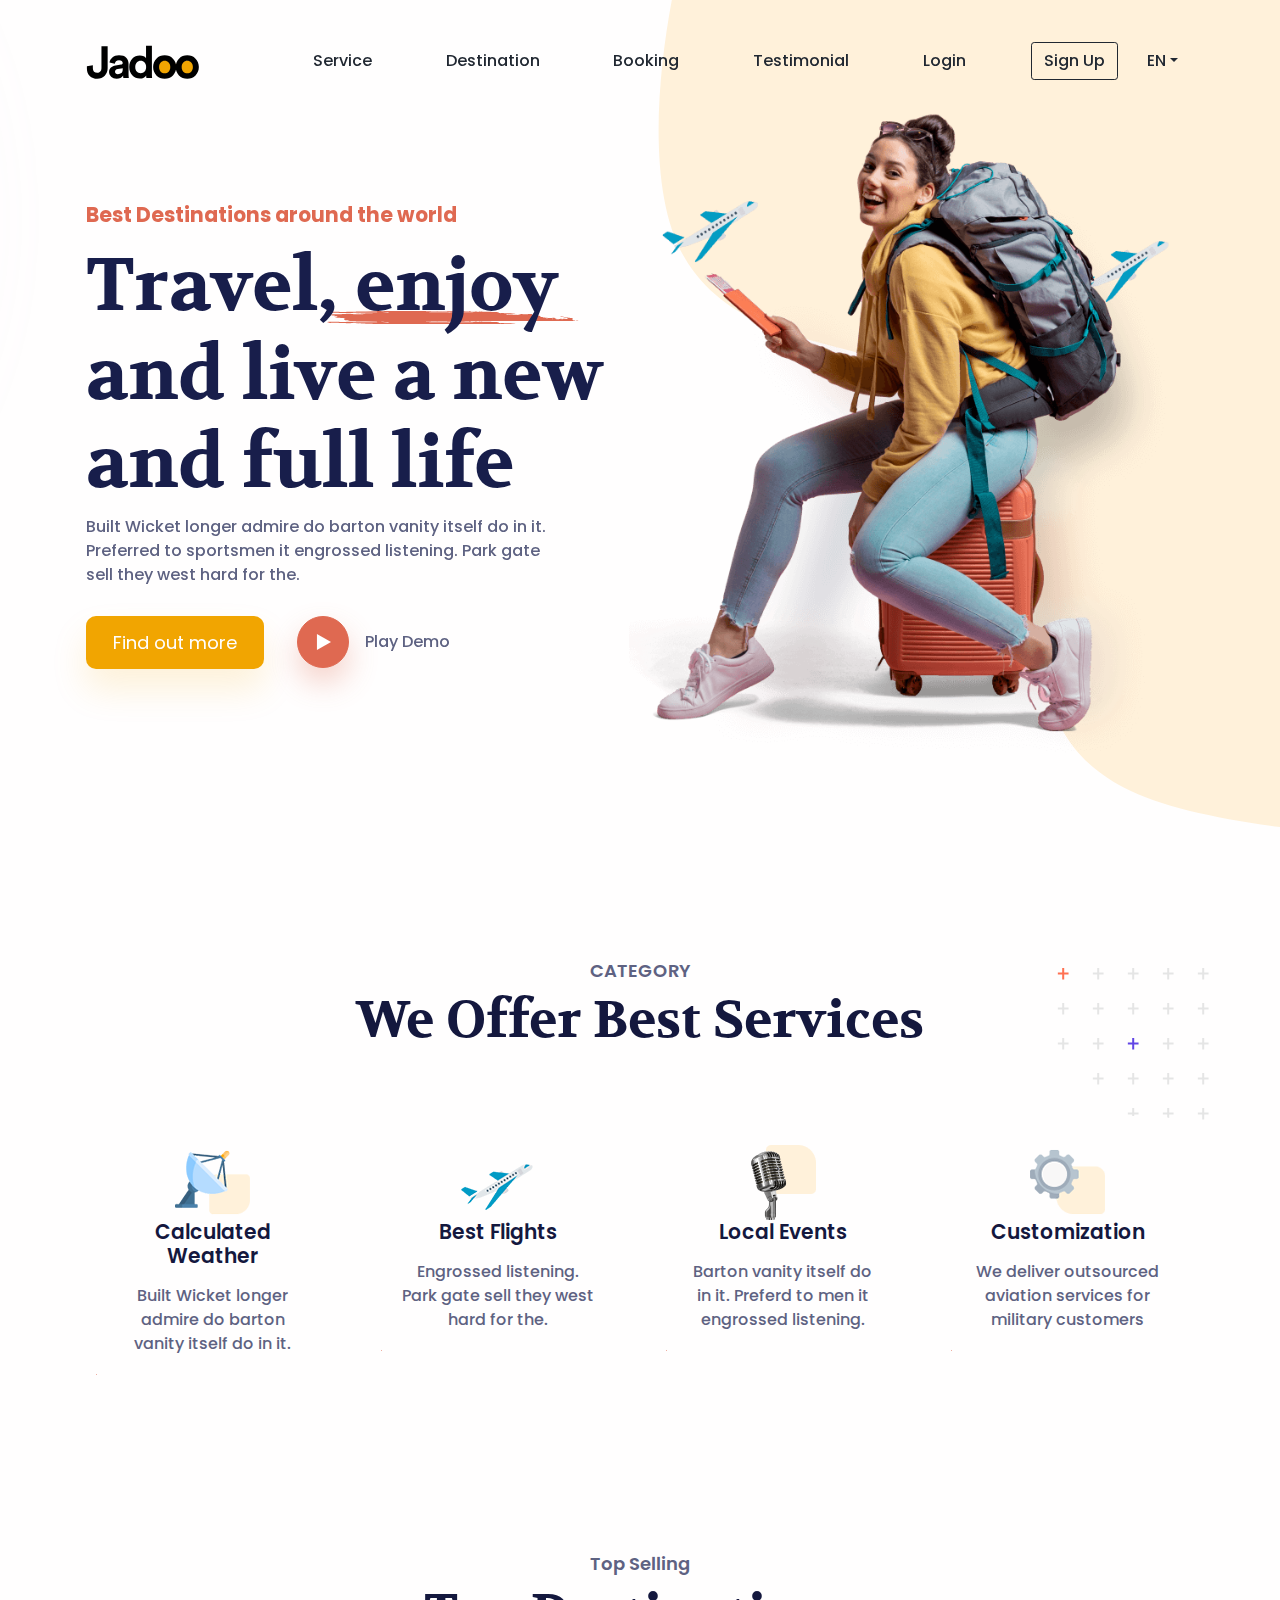
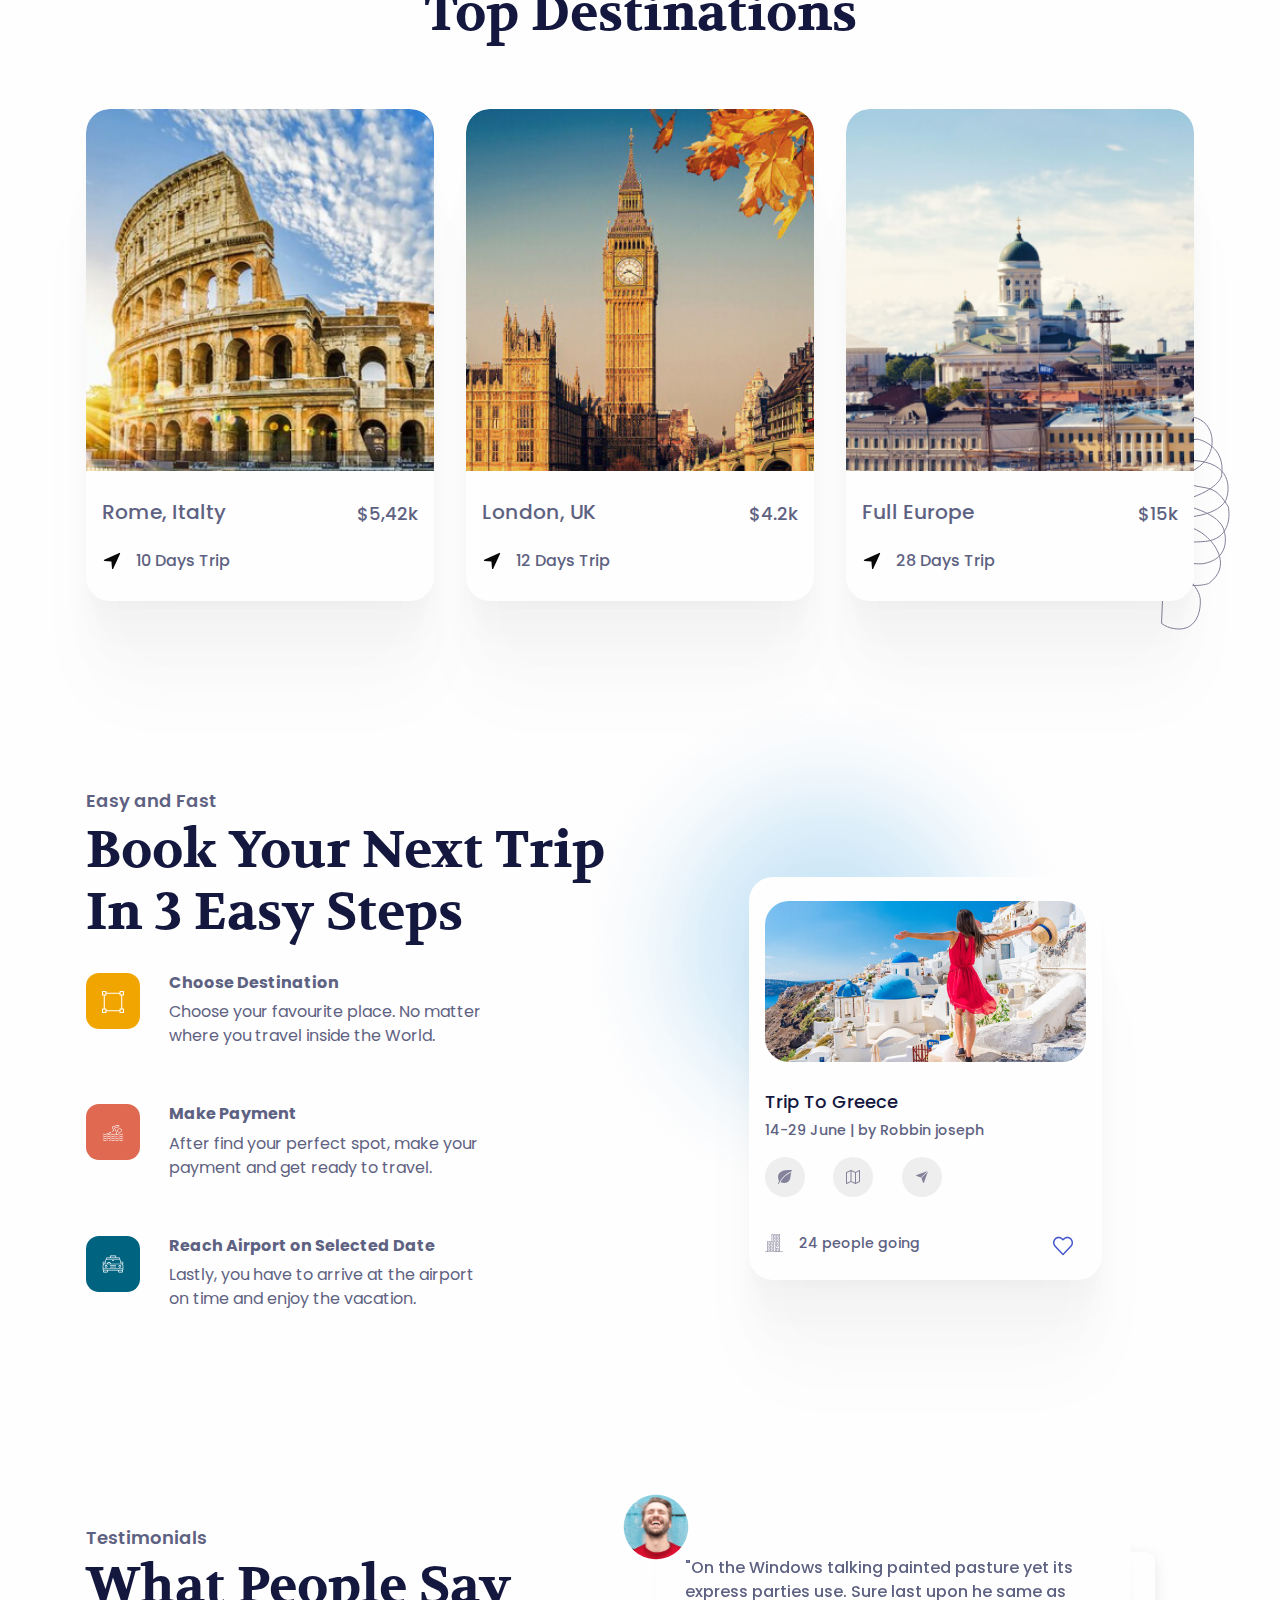
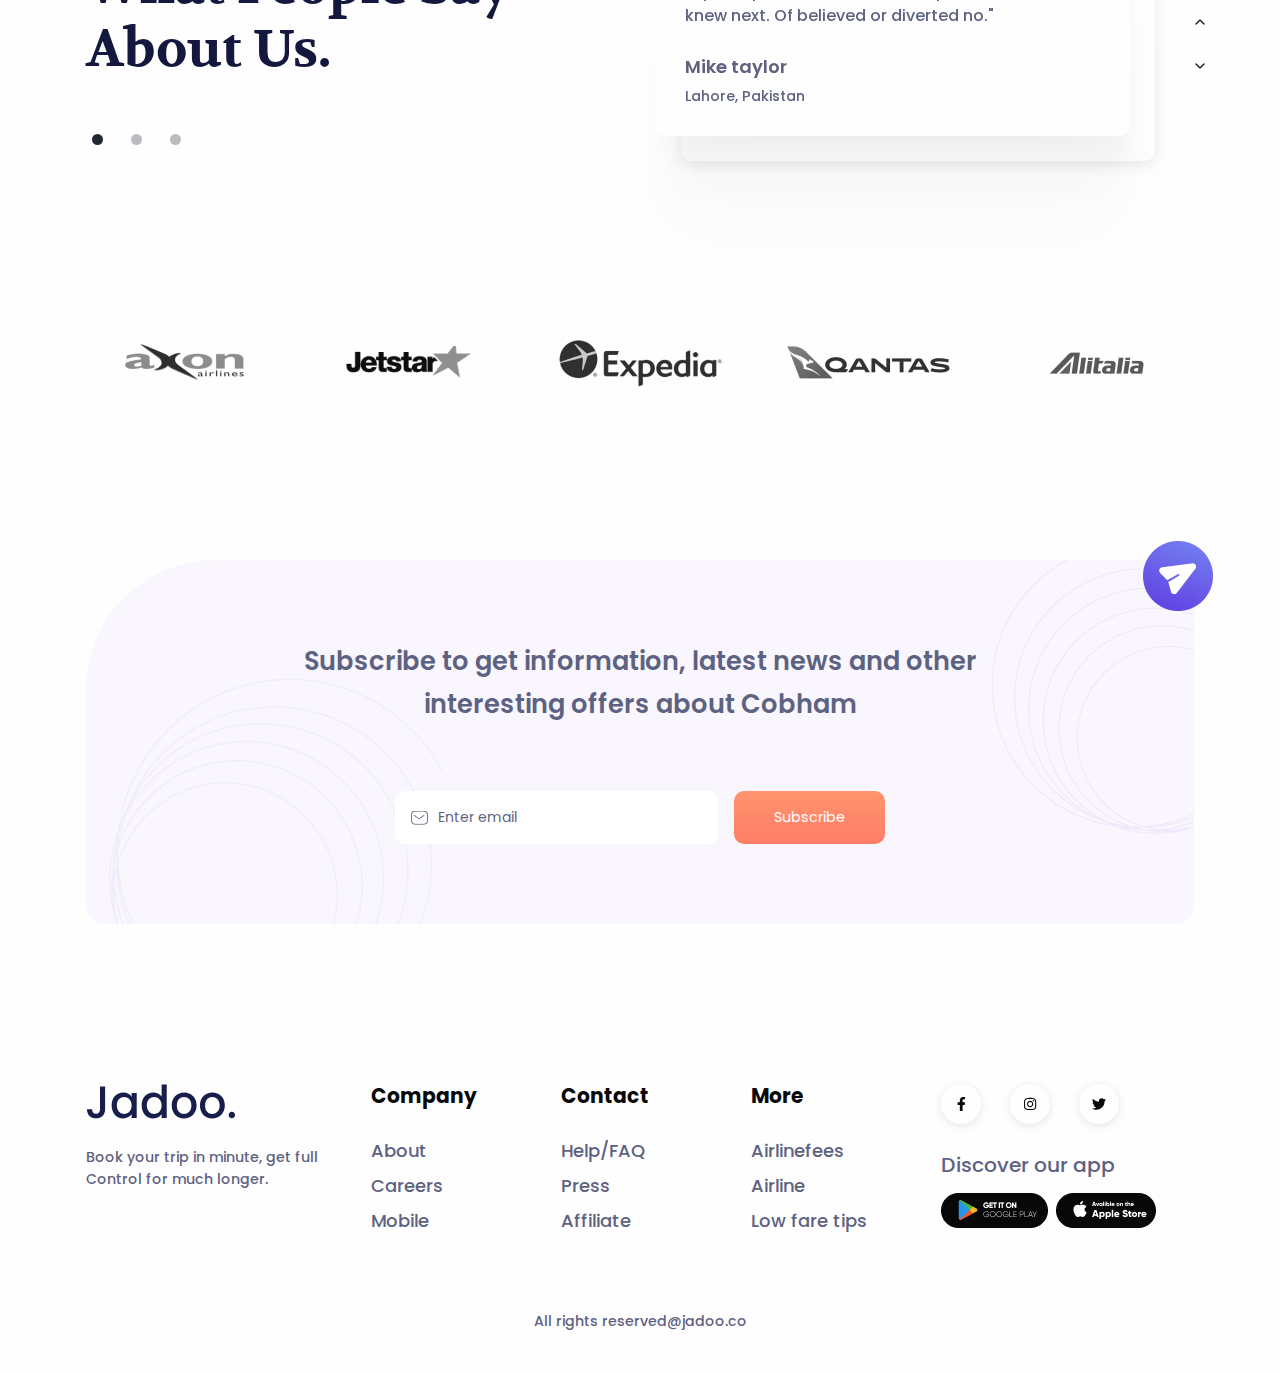
<file: jadoo/index.html>
<!DOCTYPE html>
<html lang="en-US" dir="ltr">

  <head>
    <meta charset="utf-8">
    <meta http-equiv="X-UA-Compatible" content="IE=edge">
    <meta name="viewport" content="width=device-width, initial-scale=1">


    <!-- ===============================================-->
    <!--    Document Title-->
    <!-- ===============================================-->
    <title>Jadoo | Travel Agency Landing Page UI</title>


    <!-- ===============================================-->
    <!--    Favicons-->
    <!-- ===============================================-->
    <link rel="apple-touch-icon" sizes="180x180" href="public/assets/img/favicons/apple-touch-icon.png">
    <link rel="icon" type="image/png" sizes="32x32" href="public/assets/img/favicons/favicon-32x32.png">
    <link rel="icon" type="image/png" sizes="16x16" href="public/assets/img/favicons/favicon-16x16.png">
    <link rel="shortcut icon" type="image/x-icon" href="public/assets/img/favicons/favicon.ico">
    <link rel="manifest" href="public/assets/img/favicons/manifest.json">
    <meta name="msapplication-TileImage" content="public/assets/img/favicons/mstile-150x150.png">
    <meta name="theme-color" content="#ffffff">


    <!-- ===============================================-->
    <!--    Stylesheets-->
    <!-- ===============================================-->
    <link href="public/assets/css/theme.css" rel="stylesheet" />

  </head>


  <body>

    <!-- ===============================================-->
    <!--    Main Content-->
    <!-- ===============================================-->
    <main class="main" id="top">
      <nav class="navbar navbar-expand-lg navbar-light fixed-top py-5 d-block" data-navbar-on-scroll="data-navbar-on-scroll">
        <div class="container"><a class="navbar-brand" href="index.html"><img src="public/assets/img/logo.svg" height="34" alt="logo" /></a>
          <button class="navbar-toggler" type="button" data-bs-toggle="collapse" data-bs-target="#navbarSupportedContent" aria-controls="navbarSupportedContent" aria-expanded="false" aria-label="Toggle navigation"><span class="navbar-toggler-icon"> </span></button>
          <div class="collapse navbar-collapse border-top border-lg-0 mt-4 mt-lg-0" id="navbarSupportedContent">
            <ul class="navbar-nav ms-auto pt-2 pt-lg-0 font-base align-items-lg-center align-items-start">
              <li class="nav-item px-3 px-xl-4"><a class="nav-link fw-medium" aria-current="page" href="#service">Service</a></li>
              <li class="nav-item px-3 px-xl-4"><a class="nav-link fw-medium" aria-current="page" href="#destination">Destination</a></li>
              <li class="nav-item px-3 px-xl-4"><a class="nav-link fw-medium" aria-current="page" href="#booking">Booking</a></li>
              <li class="nav-item px-3 px-xl-4"><a class="nav-link fw-medium" aria-current="page" href="#testimonial">Testimonial</a></li>
              <li class="nav-item px-3 px-xl-4"><a class="nav-link fw-medium" aria-current="page" href="#!">Login</a></li>
              <li class="nav-item px-3 px-xl-4"><a class="btn btn-outline-dark order-1 order-lg-0 fw-medium" href="#!">Sign Up</a></li>
              <li class="nav-item dropdown px-3 px-lg-0"> <a class="d-inline-block ps-0 py-2 pe-3 text-decoration-none dropdown-toggle fw-medium" href="#" id="navbarDropdown" role="button" data-bs-toggle="dropdown" aria-expanded="false">EN</a>
                <ul class="dropdown-menu dropdown-menu-end border-0 shadow-lg" style="border-radius:0.3rem;" aria-labelledby="navbarDropdown">
                  <li><a class="dropdown-item" href="#!">EN</a></li>
                  <li><a class="dropdown-item" href="#!">BN</a></li>
                </ul>
              </li>
            </ul>
          </div>
        </div>
      </nav>
      <section style="padding-top: 7rem;">
        <div class="bg-holder" style="background-image:url(public/assets/img/hero/hero-bg.svg);">
        </div>
        <!--/.bg-holder-->

        <div class="container">
          <div class="row align-items-center">
            <div class="col-md-5 col-lg-6 order-0 order-md-1 text-end"><img class="pt-7 pt-md-0 hero-img" src="public/assets/img/hero/hero-img.png" alt="hero-header" /></div>
            <div class="col-md-7 col-lg-6 text-md-start text-center py-6">
              <h4 class="fw-bold text-danger mb-3">Best Destinations around the world</h4>
              <h1 class="hero-title">Travel, enjoy and live a new and full life</h1>
              <p class="mb-4 fw-medium">Built Wicket longer admire do barton vanity itself do in it.<br class="d-none d-xl-block" />Preferred to sportsmen it engrossed listening. Park gate<br class="d-none d-xl-block" />sell they west hard for the.</p>
              <div class="text-center text-md-start"> <a class="btn btn-primary btn-lg me-md-4 mb-3 mb-md-0 border-0 primary-btn-shadow" href="#!" role="button">Find out more</a>
                <div class="w-100 d-block d-md-none"></div><a href="#!" role="button" data-bs-toggle="modal" data-bs-target="#popupVideo"><span class="btn btn-danger round-btn-lg rounded-circle me-3 danger-btn-shadow"> <img src="public/assets/img/hero/play.svg" width="15" alt="paly"/></span></a><span class="fw-medium">Play Demo</span>
                <div class="modal fade" id="popupVideo" tabindex="-1" aria-labelledby="popupVideo" aria-hidden="true">
                  <div class="modal-dialog modal-dialog-centered modal-lg">
                    <div class="modal-content">
                      <iframe class="rounded" style="width:100%;max-height:500px;" height="500px" src="https://www.youtube.com/embed/_lhdhL4UDIo" title="YouTube video player" allow="accelerometer; autoplay; clipboard-write; encrypted-media; gyroscope; picture-in-picture" allowfullscreen="allowfullscreen"></iframe>
                    </div>
                  </div>
                </div>
              </div>
            </div>
          </div>
        </div>
      </section>


      <!-- ============================================-->
      <!-- <section> begin ============================-->
      <section class="pt-5 pt-md-9" id="service">

        <div class="container">
          <div class="position-absolute z-index--1 end-0 d-none d-lg-block"><img src="public/assets/img/category/shape.svg" style="max-width: 200px" alt="service" /></div>
          <div class="mb-7 text-center">
            <h5 class="text-secondary">CATEGORY </h5>
            <h3 class="fs-xl-10 fs-lg-8 fs-7 fw-bold font-cursive text-capitalize">We Offer Best Services</h3>
          </div>
          <div class="row">
            <div class="col-lg-3 col-sm-6 mb-6">
              <div class="card service-card shadow-hover rounded-3 text-center align-items-center">
                <div class="card-body p-xxl-5 p-4"> <img src="public/assets/img/category/icon1.png" width="75" alt="Service" />
                  <h4 class="mb-3">Calculated Weather</h4>
                  <p class="mb-0 fw-medium">Built Wicket longer admire do barton vanity itself do in it.</p>
                </div>
              </div>
            </div>
            <div class="col-lg-3 col-sm-6 mb-6">
              <div class="card service-card shadow-hover rounded-3 text-center align-items-center">
                <div class="card-body p-xxl-5 p-4"> <img src="public/assets/img/category/icon2.png" width="75" alt="Service" />
                  <h4 class="mb-3">Best Flights</h4>
                  <p class="mb-0 fw-medium">Engrossed listening. Park gate sell they west hard for the.</p>
                </div>
              </div>
            </div>
            <div class="col-lg-3 col-sm-6 mb-6">
              <div class="card service-card shadow-hover rounded-3 text-center align-items-center">
                <div class="card-body p-xxl-5 p-4"> <img src="public/assets/img/category/icon3.png" width="75" alt="Service" />
                  <h4 class="mb-3">Local Events</h4>
                  <p class="mb-0 fw-medium">Barton vanity itself do in it. Preferd to men it engrossed listening.</p>
                </div>
              </div>
            </div>
            <div class="col-lg-3 col-sm-6 mb-6">
              <div class="card service-card shadow-hover rounded-3 text-center align-items-center">
                <div class="card-body p-xxl-5 p-4"> <img src="public/assets/img/category/icon4.png" width="75" alt="Service" />
                  <h4 class="mb-3">Customization</h4>
                  <p class="mb-0 fw-medium">We deliver outsourced aviation services for military customers</p>
                </div>
              </div>
            </div>
          </div>
        </div><!-- end of .container-->

      </section>
      <!-- <section> close ============================-->
      <!-- ============================================-->




      <!-- ============================================-->
      <!-- <section> begin ============================-->
      <section class="pt-5" id="destination">

        <div class="container">
          <div class="position-absolute start-100 bottom-0 translate-middle-x d-none d-xl-block ms-xl-n4"><img src="public/assets/img/dest/shape.svg" alt="destination" /></div>
          <div class="mb-7 text-center">
            <h5 class="text-secondary">Top Selling </h5>
            <h3 class="fs-xl-10 fs-lg-8 fs-7 fw-bold font-cursive text-capitalize">Top Destinations</h3>
          </div>
          <div class="row">
            <div class="col-md-4 mb-4">
              <div class="card overflow-hidden shadow"> <img class="card-img-top" src="public/assets/img/dest/dest1.jpg" alt="Rome, Italty" />
                <div class="card-body py-4 px-3">
                  <div class="d-flex flex-column flex-lg-row justify-content-between mb-3">
                    <h4 class="text-secondary fw-medium"><a class="link-900 text-decoration-none stretched-link" href="#!">Rome, Italty</a></h4><span class="fs-1 fw-medium">$5,42k</span>
                  </div>
                  <div class="d-flex align-items-center"> <img src="public/assets/img/dest/navigation.svg" style="margin-right: 14px" width="20" alt="navigation" /><span class="fs-0 fw-medium">10 Days Trip</span></div>
                </div>
              </div>
            </div>
            <div class="col-md-4 mb-4">
              <div class="card overflow-hidden shadow"> <img class="card-img-top" src="public/assets/img/dest/dest2.jpg" alt="London, UK" />
                <div class="card-body py-4 px-3">
                  <div class="d-flex flex-column flex-lg-row justify-content-between mb-3">
                    <h4 class="text-secondary fw-medium"><a class="link-900 text-decoration-none stretched-link" href="#!">London, UK</a></h4><span class="fs-1 fw-medium">$4.2k</span>
                  </div>
                  <div class="d-flex align-items-center"> <img src="public/assets/img/dest/navigation.svg" style="margin-right: 14px" width="20" alt="navigation" /><span class="fs-0 fw-medium">12 Days Trip</span></div>
                </div>
              </div>
            </div>
            <div class="col-md-4 mb-4">
              <div class="card overflow-hidden shadow"> <img class="card-img-top" src="public/assets/img/dest/dest3.jpg" alt="Full Europe" />
                <div class="card-body py-4 px-3">
                  <div class="d-flex flex-column flex-lg-row justify-content-between mb-3">
                    <h4 class="text-secondary fw-medium"><a class="link-900 text-decoration-none stretched-link" href="#!">Full Europe</a></h4><span class="fs-1 fw-medium">$15k</span>
                  </div>
                  <div class="d-flex align-items-center"> <img src="public/assets/img/dest/navigation.svg" style="margin-right: 14px" width="20" alt="navigation" /><span class="fs-0 fw-medium">28 Days Trip</span></div>
                </div>
              </div>
            </div>
          </div>
        </div><!-- end of .container-->

      </section>
      <!-- <section> close ============================-->
      <!-- ============================================-->




      <!-- ============================================-->
      <!-- <section> begin ============================-->
      <section id="booking">

        <div class="container">
          <div class="row align-items-center">
            <div class="col-lg-6">
              <div class="mb-4 text-start">
                <h5 class="text-secondary">Easy and Fast </h5>
                <h3 class="fs-xl-10 fs-lg-8 fs-7 fw-bold font-cursive text-capitalize">Book your next trip in 3 easy steps</h3>
              </div>
              <div class="d-flex align-items-start mb-5">
                <div class="bg-primary me-sm-4 me-3 p-3" style="border-radius: 13px"> <img src="public/assets/img/steps/selection.svg" width="22" alt="steps" /></div>
                <div class="flex-1">
                  <h5 class="text-secondary fw-bold fs-0">Choose Destination</h5>
                  <p>Choose your favourite place. No matter <br class="d-none d-sm-block"> where you travel inside the World.</p>
                </div>
              </div>
              <div class="d-flex align-items-start mb-5">
                <div class="bg-danger me-sm-4 me-3 p-3" style="border-radius: 13px"> <img src="public/assets/img/steps/water-sport.svg" width="22" alt="steps" /></div>
                <div class="flex-1">
                  <h5 class="text-secondary fw-bold fs-0">Make Payment</h5>
                  <p>After find your perfect spot, make your <br class="d-none d-sm-block"> payment and get ready to travel.</p>
                </div>
              </div>
              <div class="d-flex align-items-start mb-5">
                <div class="bg-info me-sm-4 me-3 p-3" style="border-radius: 13px"> <img src="public/assets/img/steps/taxi.svg" width="22" alt="steps" /></div>
                <div class="flex-1">
                  <h5 class="text-secondary fw-bold fs-0">Reach Airport on Selected Date</h5>
                  <p>Lastly, you have to arrive at the airport <br class="d-none d-sm-block"> on time and enjoy the vacation.</p>
                </div>
              </div>
            </div>
            <div class="col-lg-6 d-flex justify-content-center align-items-start">
              <div class="card position-relative shadow" style="max-width: 370px;">
                <div class="position-absolute z-index--1 me-10 me-xxl-0" style="right:-160px;top:-210px;"> <img src="public/assets/img/steps/bg.png" style="max-width:550px;" alt="shape" /></div>
                <div class="card-body p-3"> <img class="mb-4 mt-2 rounded-2 w-100" src="public/assets/img/steps/booking-img.jpg" alt="booking" />
                  <div>
                    <h5 class="fw-medium">Trip To Greece</h5>
                    <p class="fs--1 mb-3 fw-medium">14-29 June | by Robbin joseph</p>
                    <div class="icon-group mb-4"> <span class="btn icon-item"> <img src="public/assets/img/steps/leaf.svg" alt=""/></span><span class="btn icon-item"> <img src="public/assets/img/steps/map.svg" alt=""/></span><span class="btn icon-item"> <img src="public/assets/img/steps/send.svg" alt=""/></span>
                    </div>
                    <div class="d-flex align-items-center justify-content-between">
                      <div class="d-flex align-items-center mt-n1"><img class="me-3" src="public/assets/img/steps/building.svg" width="18" alt="building" /><span class="fs--1 fw-medium">24 people going</span></div>
                      <div class="show-onhover position-relative">
                        <div class="card hideEl shadow position-absolute end-0 start-xl-50 bottom-100 translate-xl-middle-x ms-3" style="width: 260px;border-radius:18px;">
                          <div class="card-body py-3">
                            <div class="d-flex">
                              <div style="margin-right: 10px"> <img class="rounded-circle" src="public/assets/img/steps/favorite-placeholder.png" width="50" alt="favorite" /></div>
                              <div>
                                <p class="fs--1 mb-1 fw-medium">Ongoing </p>
                                <h5 class="fw-medium mb-3">Trip to rome</h5>
                                <h6 class="fs--1 fw-medium mb-2"><span>40%</span> completed</h6>
                                <div class="progress" style="height: 6px;">
                                  <div class="progress-bar" role="progressbar" style="width: 40%;" aria-valuenow="25" aria-valuemin="0" aria-valuemax="100"></div>
                                </div>
                              </div>
                            </div>
                          </div>
                        </div>
                        <button class="btn"> <img src="public/assets/img/steps/heart.svg" width="20" alt="step" /></button>
                      </div>
                    </div>
                  </div>
                </div>
              </div>
            </div>
          </div>
        </div><!-- end of .container-->

      </section>
      <!-- <section> close ============================-->
      <!-- ============================================-->




      <!-- ============================================-->
      <!-- <section> begin ============================-->
      <section id="testimonial">

        <div class="container">
          <div class="row">
            <div class="col-lg-5">
              <div class="mb-8 text-start">
                <h5 class="text-secondary">Testimonials </h5>
                <h3 class="fs-xl-10 fs-lg-8 fs-7 fw-bold font-cursive text-capitalize">What people say about Us.</h3>
              </div>
            </div>
            <div class="col-lg-1"></div>
            <div class="col-lg-6">
              <div class="pe-7 ps-5 ps-lg-0">
                <div class="carousel slide carousel-fade position-static" id="testimonialIndicator" data-bs-ride="carousel">
                  <div class="carousel-indicators">
                    <button class="active" type="button" data-bs-target="#testimonialIndicator" data-bs-slide-to="0" aria-current="true" aria-label="Testimonial 0"></button>
                    <button class="false" type="button" data-bs-target="#testimonialIndicator" data-bs-slide-to="1" aria-current="true" aria-label="Testimonial 1"></button>
                    <button class="false" type="button" data-bs-target="#testimonialIndicator" data-bs-slide-to="2" aria-current="true" aria-label="Testimonial 2"></button>
                  </div>
                  <div class="carousel-inner">
                    <div class="carousel-item position-relative active">
                      <div class="card shadow" style="border-radius:10px;">
                        <div class="position-absolute start-0 top-0 translate-middle"> <img class="rounded-circle fit-cover" src="public/assets/img/testimonial/author.png" height="65" width="65" alt="" /></div>
                        <div class="card-body p-4">
                          <p class="fw-medium mb-4">&quot;On the Windows talking painted pasture yet its express parties use. Sure last upon he same as knew next. Of believed or diverted no.&quot;</p>
                          <h5 class="text-secondary">Mike taylor</h5>
                          <p class="fw-medium fs--1 mb-0">Lahore, Pakistan</p>
                        </div>
                      </div>
                      <div class="card shadow-sm position-absolute top-0 z-index--1 mb-3 w-100 h-100" style="border-radius:10px;transform:translate(25px, 25px)"> </div>
                    </div>
                    <div class="carousel-item position-relative ">
                      <div class="card shadow" style="border-radius:10px;">
                        <div class="position-absolute start-0 top-0 translate-middle"> <img class="rounded-circle fit-cover" src="public/assets/img/testimonial/author2.png" height="65" width="65" alt="" /></div>
                        <div class="card-body p-4">
                          <p class="fw-medium mb-4">&quot;Jadoo is recognized as one of the finest travel agency in the world. When it came to planning a trip, I found them to be dependable.&quot;</p>
                          <h5 class="text-secondary">Thomas Wagon</h5>
                          <p class="fw-medium fs--1 mb-0">CEO of Red Button</p>
                        </div>
                      </div>
                      <div class="card shadow-sm position-absolute top-0 z-index--1 mb-3 w-100 h-100" style="border-radius:10px;transform:translate(25px, 25px)"> </div>
                    </div>
                    <div class="carousel-item position-relative ">
                      <div class="card shadow" style="border-radius:10px;">
                        <div class="position-absolute start-0 top-0 translate-middle"> <img class="rounded-circle fit-cover" src="public/assets/img/testimonial/author3.png" height="65" width="65" alt="" /></div>
                        <div class="card-body p-4">
                          <p class="fw-medium mb-4">&quot;On the Windows talking painted pasture yet its express parties use. Sure last upon he same as knew next. Of believed or diverted no.&quot;</p>
                          <h5 class="text-secondary">Kelly Willium</h5>
                          <p class="fw-medium fs--1 mb-0">Khulna, Bangladesh</p>
                        </div>
                      </div>
                      <div class="card shadow-sm position-absolute top-0 z-index--1 mb-3 w-100 h-100" style="border-radius:10px;transform:translate(25px, 25px)"> </div>
                    </div>
                  </div>
                  <div class="carousel-navigation d-flex flex-column flex-between-center position-absolute end-0 top-lg-50 bottom-0 translate-middle-y z-index-1 me-3 me-lg-0" style="height:60px;width:20px;">
                    <button class="carousel-control-prev position-static" type="button" data-bs-target="#testimonialIndicator" data-bs-slide="prev"><img src="public/assets/img/icons/up.svg" width="16" alt="icon" /></button>
                    <button class="carousel-control-next position-static" type="button" data-bs-target="#testimonialIndicator" data-bs-slide="next"><img src="public/assets/img/icons/down.svg" width="16" alt="icon" /></button>
                  </div>
                </div>
              </div>
            </div>
          </div>
        </div><!-- end of .container-->

      </section>
      <!-- <section> close ============================-->
      <!-- ============================================-->


      <div class="position-relative pt-9 pt-lg-8 pb-6 pb-lg-8">
        <div class="container">
          <div class="row row-cols-lg-5 row-cols-md-3 row-cols-2 flex-center">
            <div class="col">
              <div class="card shadow-hover mb-4" style="border-radius:10px;">
                <div class="card-body text-center"> <img class="img-fluid" src="public/assets/img/partner/1.png" alt="" /></div>
              </div>
            </div>
            <div class="col">
              <div class="card shadow-hover mb-4" style="border-radius:10px;">
                <div class="card-body text-center"> <img class="img-fluid" src="public/assets/img/partner/2.png" alt="" /></div>
              </div>
            </div>
            <div class="col">
              <div class="card shadow-hover mb-4" style="border-radius:10px;">
                <div class="card-body text-center"> <img class="img-fluid" src="public/assets/img/partner/3.png" alt="" /></div>
              </div>
            </div>
            <div class="col">
              <div class="card shadow-hover mb-4" style="border-radius:10px;">
                <div class="card-body text-center"> <img class="img-fluid" src="public/assets/img/partner/4.png" alt="" /></div>
              </div>
            </div>
            <div class="col">
              <div class="card shadow-hover mb-4" style="border-radius:10px;">
                <div class="card-body text-center"> <img class="img-fluid" src="public/assets/img/partner/5.png" alt="" /></div>
              </div>
            </div>
          </div>
        </div>
      </div>


      <!-- ============================================-->
      <!-- <section> begin ============================-->
      <section class="pt-6">

        <div class="container">
          <div class="py-8 px-5 position-relative text-center" style="background-color: rgba(223, 215, 249, 0.199);border-radius: 129px 20px 20px 20px;">
            <div class="position-absolute start-100 top-0 translate-middle ms-md-n3 ms-n4 mt-3"> <img src="public/assets/img/cta/send.png" style="max-width:70px;" alt="send icon" /></div>
            <div class="position-absolute end-0 top-0 z-index--1"> <img src="public/assets/img/cta/shape-bg2.png" width="264" alt="cta shape" /></div>
            <div class="position-absolute start-0 bottom-0 ms-3 z-index--1 d-none d-sm-block"> <img src="public/assets/img/cta/shape-bg1.png" style="max-width: 340px;" alt="cta shape" /></div>
            <div class="row justify-content-center">
              <div class="col-lg-8 col-md-10">
                <h2 class="text-secondary lh-1-7 mb-7">Subscribe to get information, latest news and other interesting offers about Cobham</h2>
                <form class="row g-3 align-items-center w-lg-75 mx-auto">
                  <div class="col-sm">
                    <div class="input-group-icon">
                      <input class="form-control form-little-squirrel-control" type="email" placeholder="Enter email " aria-label="email" /><img class="input-box-icon" src="public/assets/img/cta/mail.svg" width="17" alt="mail" />
                    </div>
                  </div>
                  <div class="col-sm-auto">
                    <button class="btn btn-danger orange-gradient-btn fs--1">Subscribe</button>
                  </div>
                </form>
              </div>
            </div>
          </div>
        </div><!-- end of .container-->

      </section>
      <!-- <section> close ============================-->
      <!-- ============================================-->




      <!-- ============================================-->
      <!-- <section> begin ============================-->
      <section class="pb-0 pb-lg-4">

        <div class="container">
          <div class="row">
            <div class="col-lg-3 col-md-7 col-12 mb-4 mb-md-6 mb-lg-0 order-0"> <img class="mb-4" src="public/assets/img/logo2.svg" width="150" alt="jadoo" />
              <p class="fs--1 text-secondary mb-0 fw-medium">Book your trip in minute, get full Control for much longer.</p>
            </div>
            <div class="col-lg-2 col-md-4 mb-4 mb-lg-0 order-lg-1 order-md-2">
              <h4 class="footer-heading-color fw-bold font-sans-serif mb-3 mb-lg-4">Company</h4>
              <ul class="list-unstyled mb-0">
                <li class="mb-2"><a class="link-900 fs-1 fw-medium text-decoration-none" href="#!">About</a></li>
                <li class="mb-2"><a class="link-900 fs-1 fw-medium text-decoration-none" href="#!">Careers</a></li>
                <li class="mb-2"><a class="link-900 fs-1 fw-medium text-decoration-none" href="#!">Mobile</a></li>
              </ul>
            </div>
            <div class="col-lg-2 col-md-4 mb-4 mb-lg-0 order-lg-2 order-md-3">
              <h4 class="footer-heading-color fw-bold font-sans-serif mb-3 mb-lg-4">Contact</h4>
              <ul class="list-unstyled mb-0">
                <li class="mb-2"><a class="link-900 fs-1 fw-medium text-decoration-none" href="#!">Help/FAQ</a></li>
                <li class="mb-2"><a class="link-900 fs-1 fw-medium text-decoration-none" href="#!">Press</a></li>
                <li class="mb-2"><a class="link-900 fs-1 fw-medium text-decoration-none" href="#!">Affiliate</a></li>
              </ul>
            </div>
            <div class="col-lg-2 col-md-4 mb-4 mb-lg-0 order-lg-3 order-md-4">
              <h4 class="footer-heading-color fw-bold font-sans-serif mb-3 mb-lg-4">More</h4>
              <ul class="list-unstyled mb-0">
                <li class="mb-2"><a class="link-900 fs-1 fw-medium text-decoration-none" href="#!">Airlinefees</a></li>
                <li class="mb-2"><a class="link-900 fs-1 fw-medium text-decoration-none" href="#!">Airline</a></li>
                <li class="mb-2"><a class="link-900 fs-1 fw-medium text-decoration-none" href="#!">Low fare tips</a></li>
              </ul>
            </div>
            <div class="col-lg-3 col-md-5 col-12 mb-4 mb-md-6 mb-lg-0 order-lg-4 order-md-1">
              <div class="icon-group mb-4"> <a class="text-decoration-none icon-item shadow-social" id="facebook" href="#!"><i class="fab fa-facebook-f"> </i></a><a class="text-decoration-none icon-item shadow-social" id="instagram" href="#!"><i class="fab fa-instagram"> </i></a><a class="text-decoration-none icon-item shadow-social" id="twitter" href="#!"><i class="fab fa-twitter"> </i></a></div>
              <h4 class="fw-medium font-sans-serif text-secondary mb-3">Discover our app</h4>
              <div class="d-flex align-items-center"> <a href="#!"> <img class="me-2" src="public/assets/img/play-store.png" alt="play store" /></a><a href="#!"> <img src="public/assets/img/apple-store.png" alt="apple store" /></a></div>
            </div>
          </div>
        </div><!-- end of .container-->

      </section>
      <!-- <section> close ============================-->
      <!-- ============================================-->


      <div class="py-5 text-center">
        <p class="mb-0 text-secondary fs--1 fw-medium">All rights reserved@jadoo.co </p>
      </div>
    </main>
    <!-- ===============================================-->
    <!--    End of Main Content-->
    <!-- ===============================================-->




    <!-- ===============================================-->
    <!--    JavaScripts-->
    <!-- ===============================================-->
    <script src="public/vendors/@popperjs/popper.min.js"></script>
    <script src="public/vendors/bootstrap/bootstrap.min.js"></script>
    <script src="public/vendors/is/is.min.js"></script>
    <script src="https://polyfill.io/v3/polyfill.min.js?features=window.scroll"></script>
    <script src="public/vendors/fontawesome/all.min.js"></script>
    <script src="public/assets/js/theme.js"></script>

    <link href="https://fonts.googleapis.com/css2?family=Poppins:wght@400;500;600;700&amp;family=Volkhov:wght@700&amp;display=swap" rel="stylesheet">
  </body>

</html>
</file>
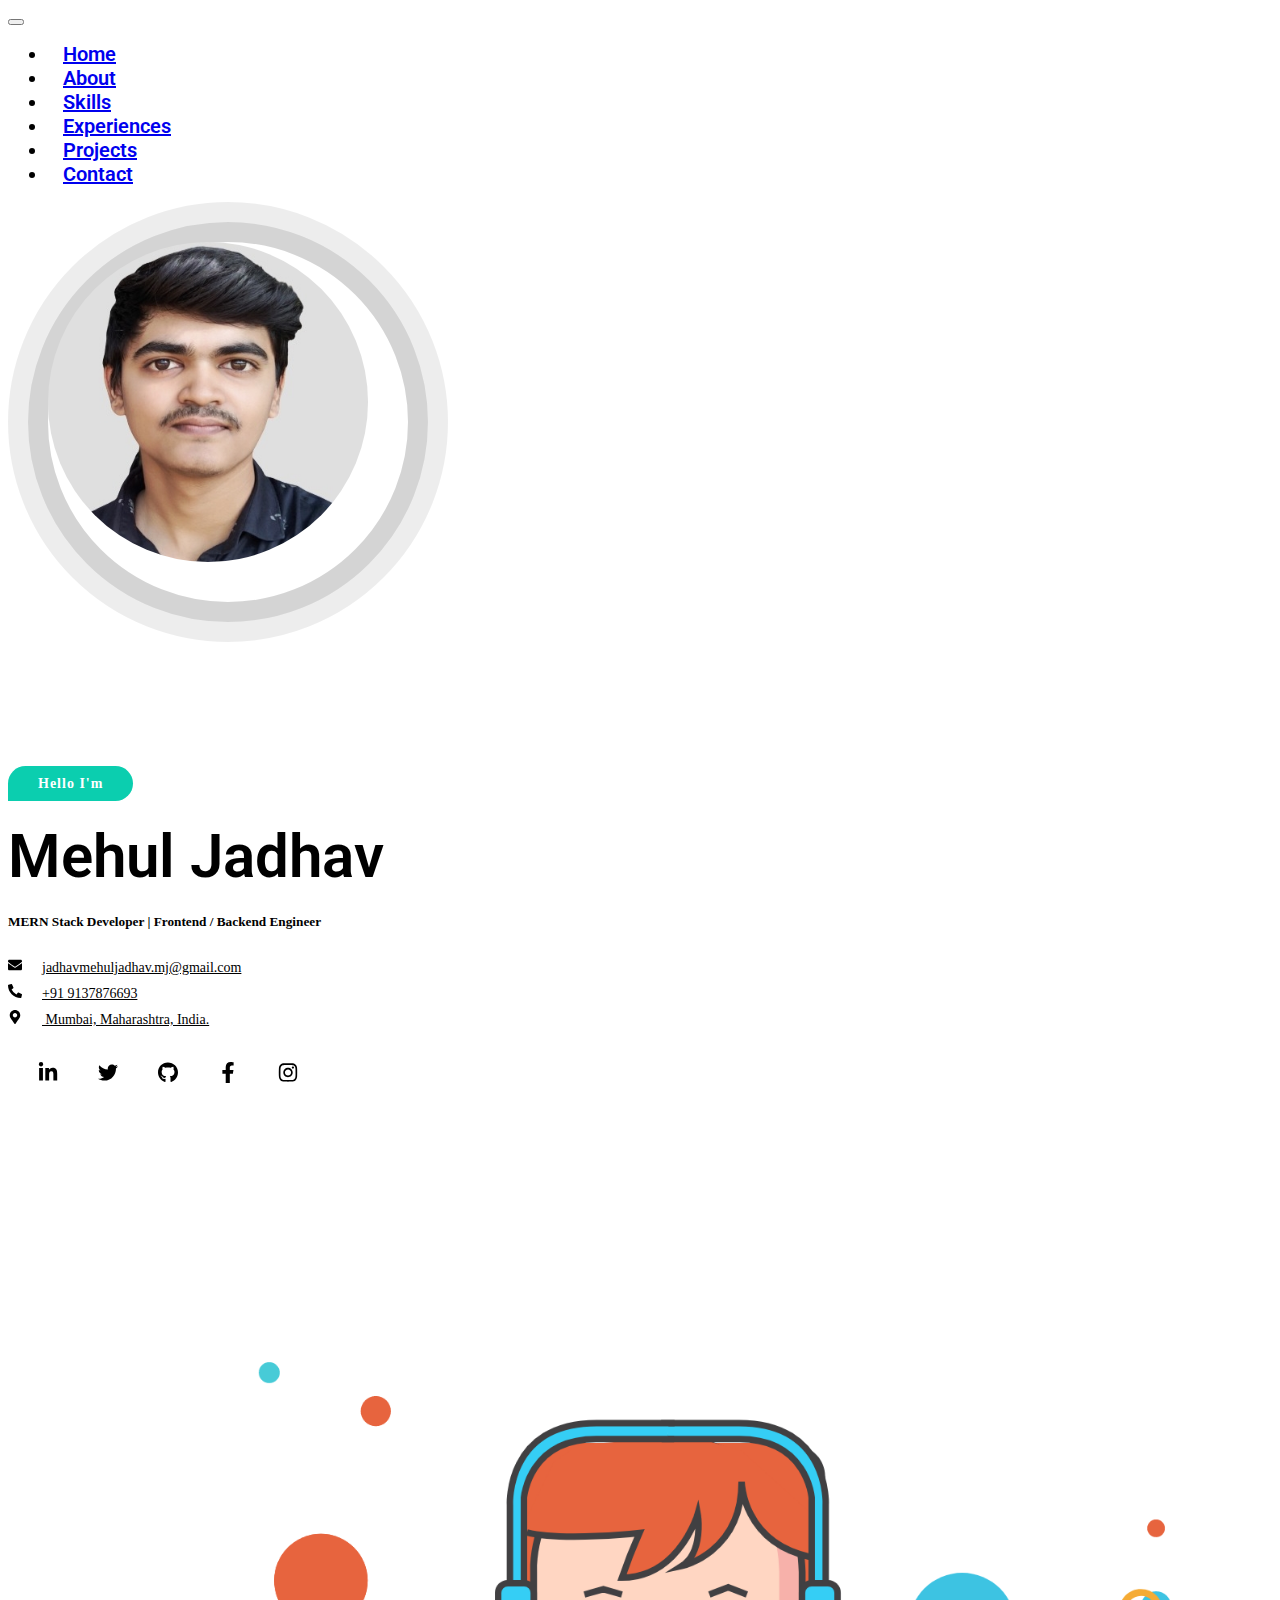
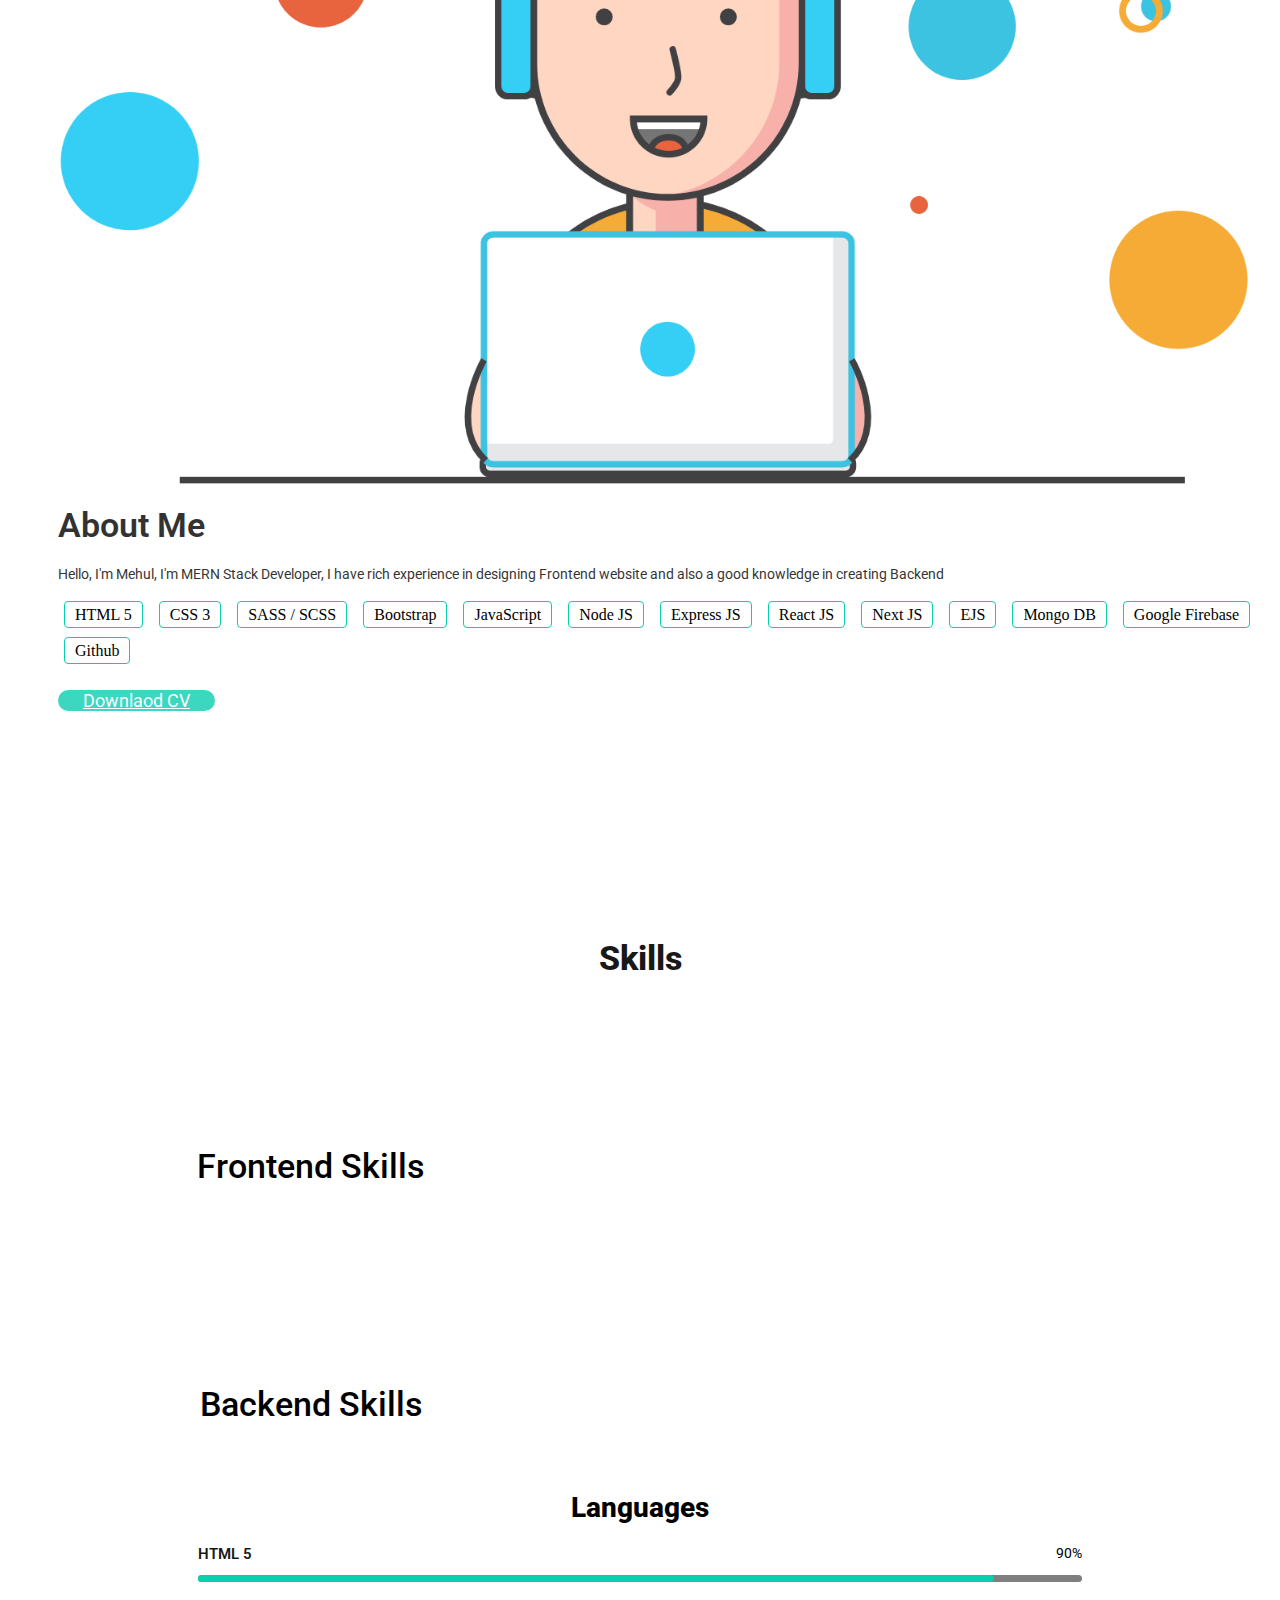
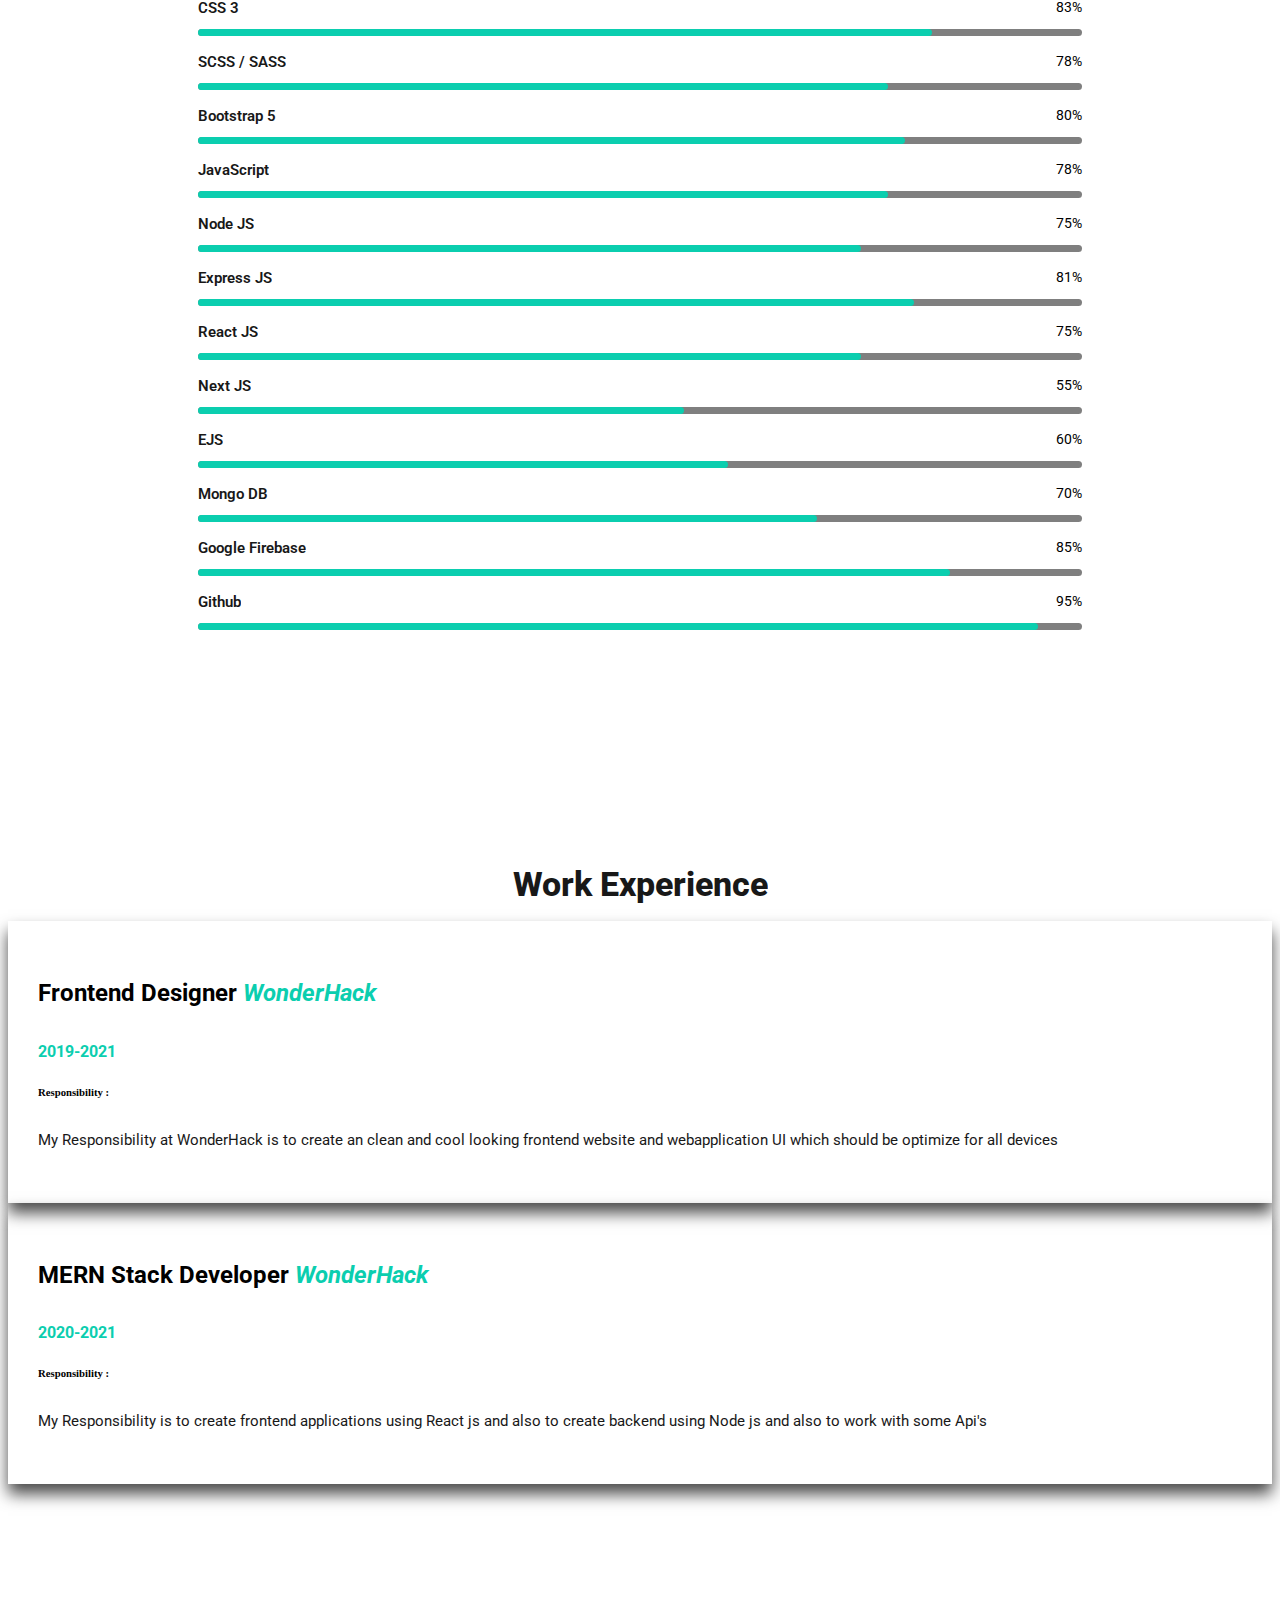
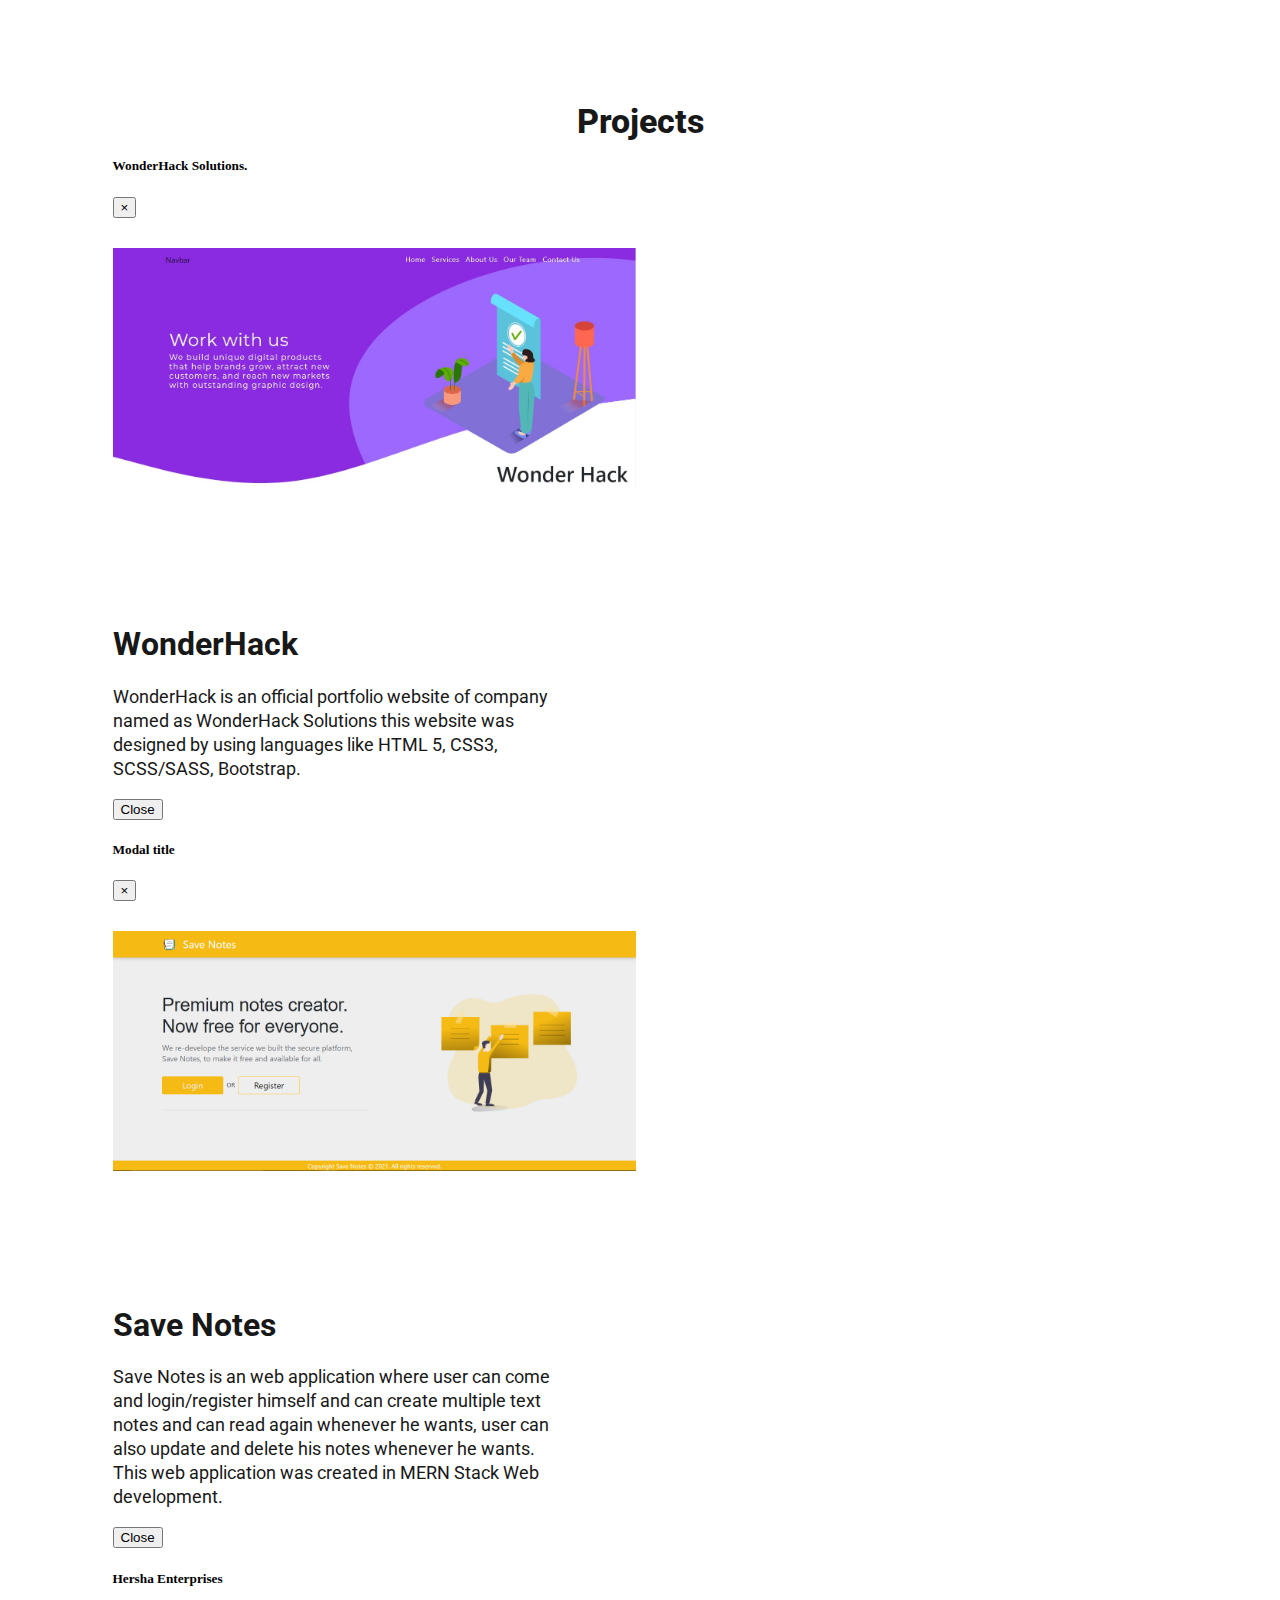
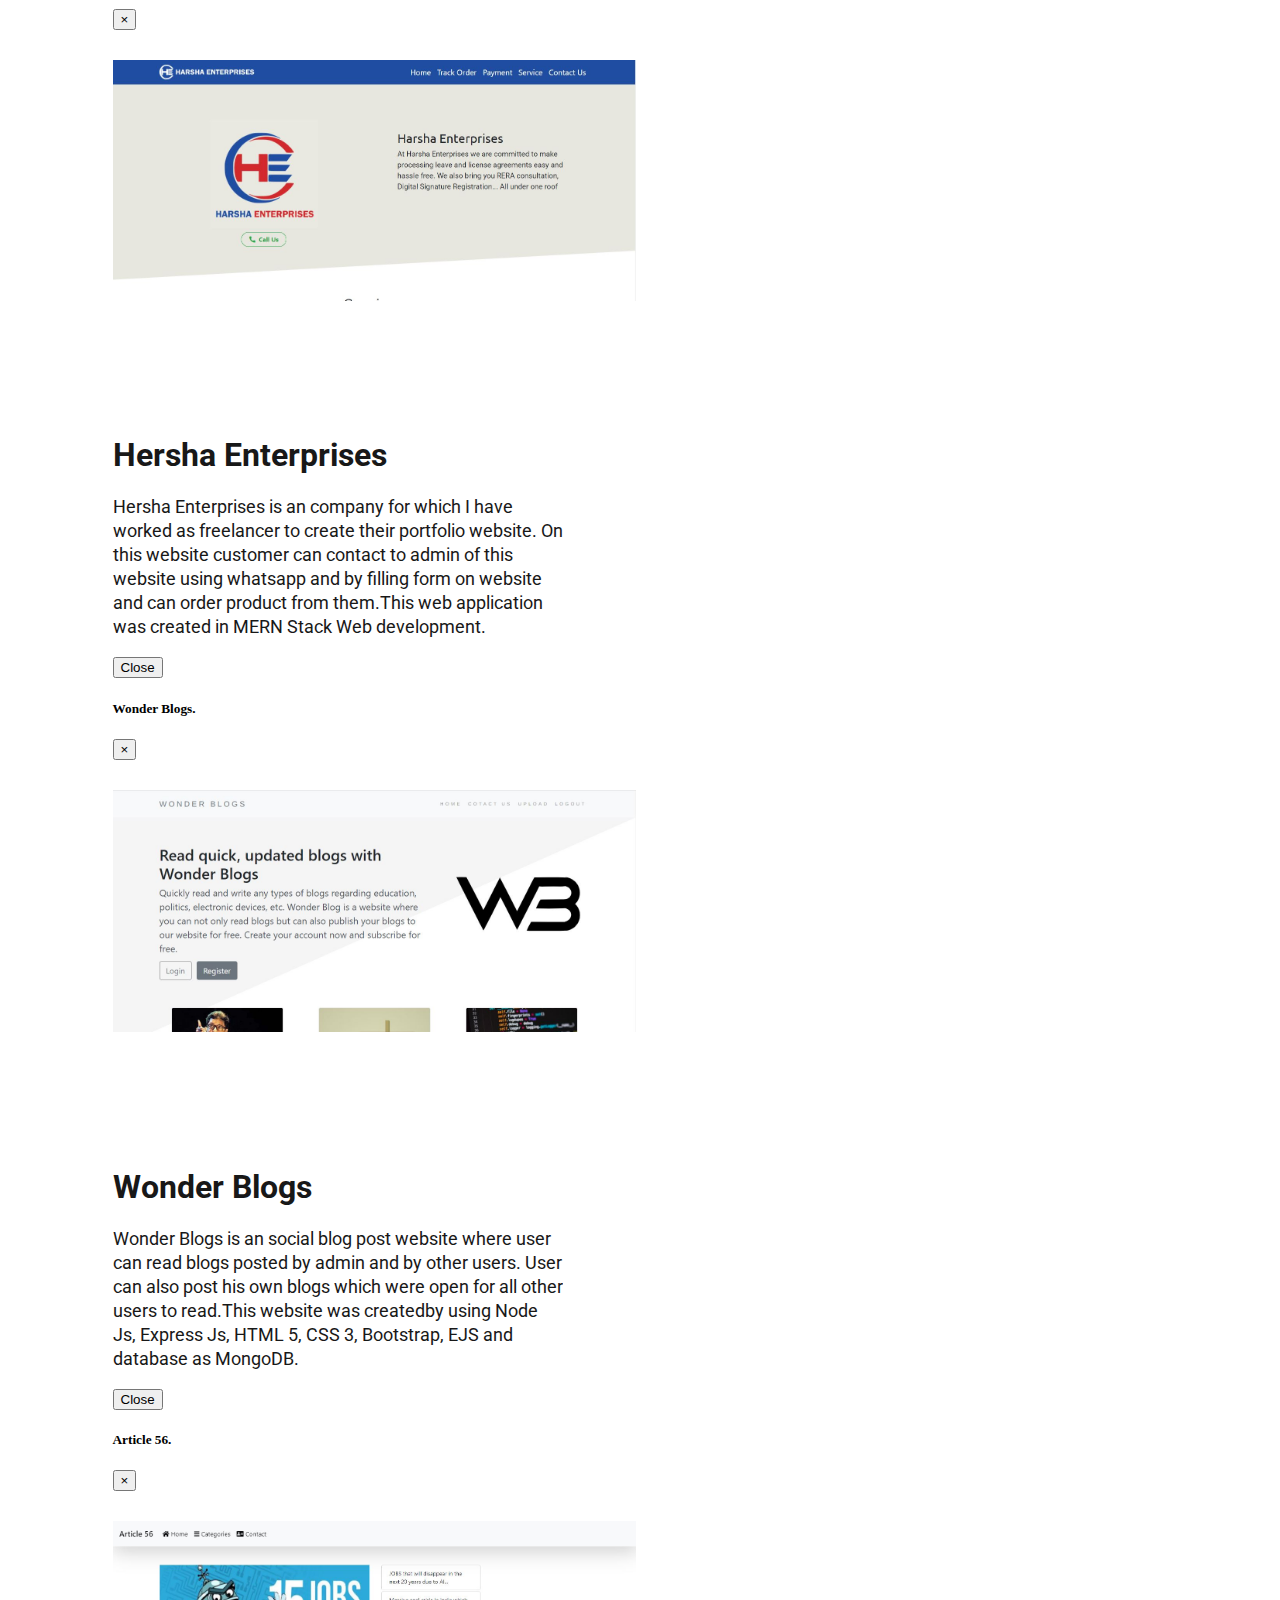
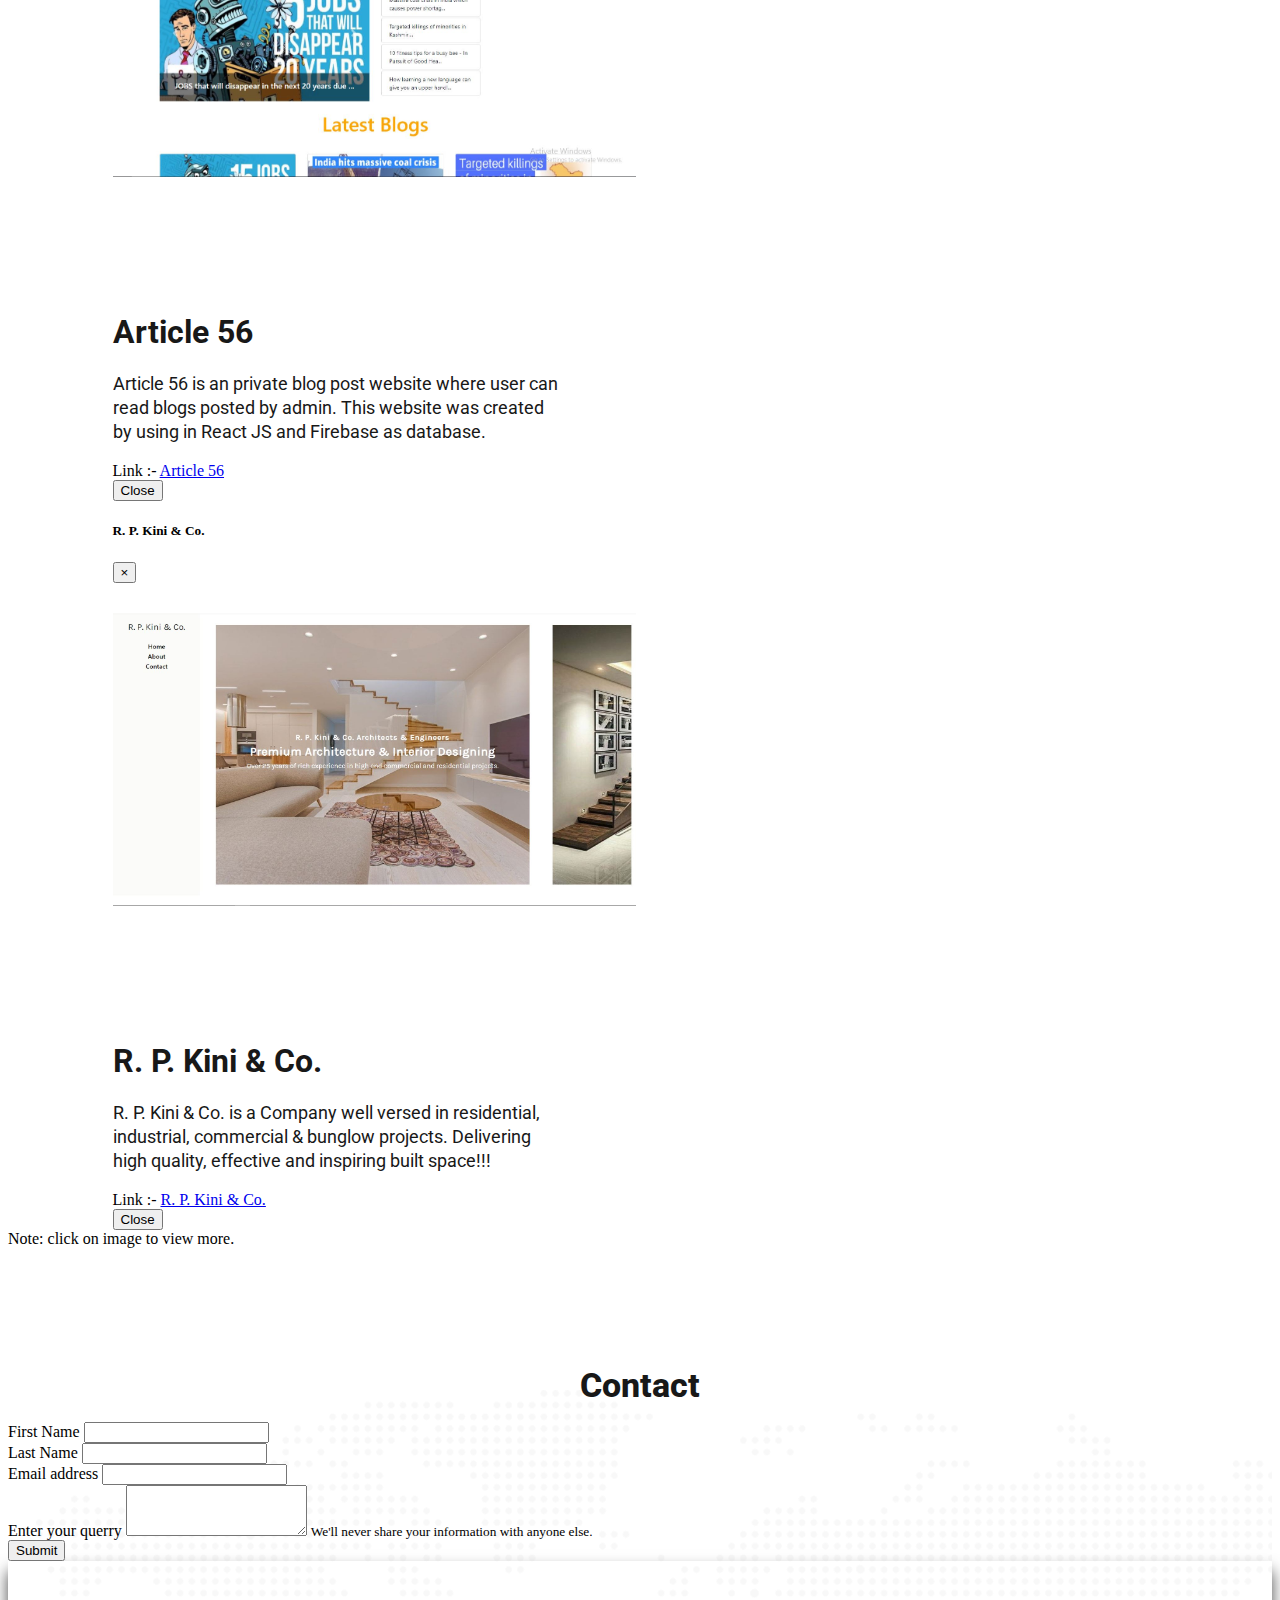
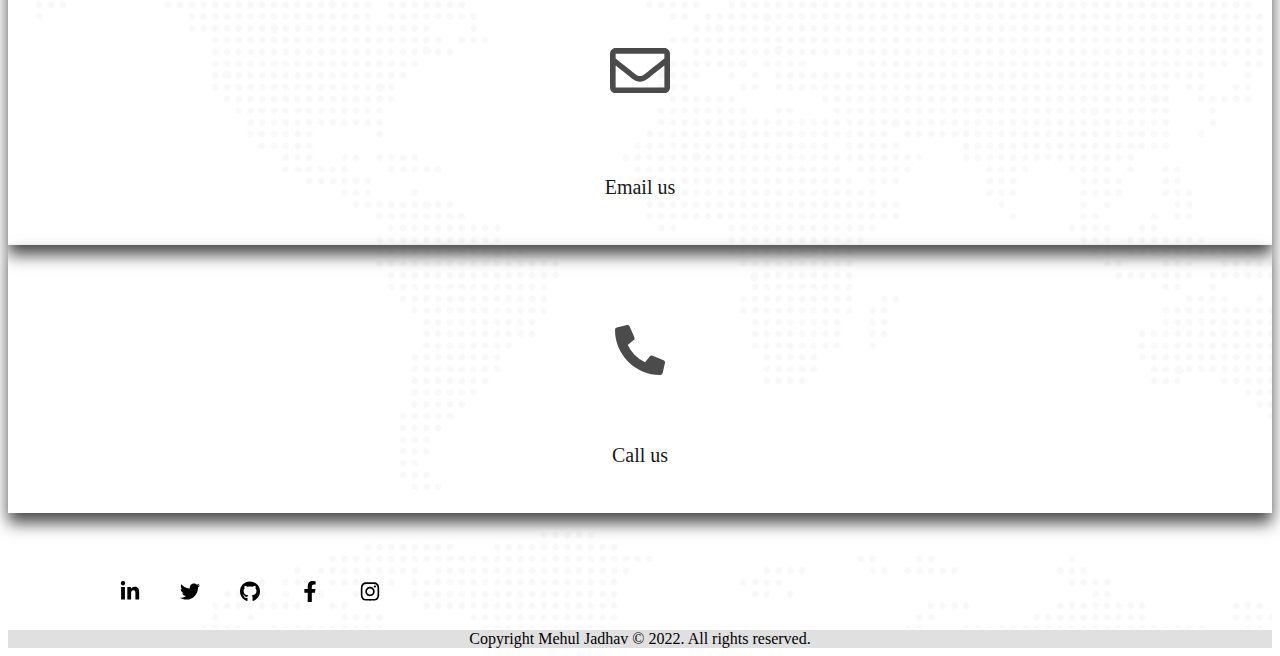
<file: mehul/index.html>
<!DOCTYPE html>
<html lang="en">

<head>
    <meta charset="UTF-8">
    <meta http-equiv="X-UA-Compatible" content="IE=edge">
    <meta name="viewport" content="width=device-width, initial-scale=1.0">
    <meta name="description" content="Mehul Jadhav's Website">
    <meta name="keywords" content="Mehul Jadhav, MERN Stack Developer, Freelancer, Web Developer, mern stack, Full Stack MERN">
    <meta name="author" content="Mehul Jadhav <jadhavmehuljadhav.mj@gmail.com>">
    <meta name="robots" content="index, follow">
    <meta name="theme-color" content="#FFFFFF">
    <meta name="msapplication-navbutton-color" content="#FFFFFF">
    <meta name="apple-mobile-web-app-status-bar-style" content="#FFFFFF">
    <title>Mehul Jadhav - Full Stack Developer, MERN Stack Developer, Freelancer</title>

    <!---------- Bootstrap Links ---------->
    <link rel="stylesheet" href="https://cdn.jsdelivr.net/npm/bootstrap@4.5.3/dist/css/bootstrap.min.css"
        integrity="sha384-TX8t27EcRE3e/ihU7zmQxVncDAy5uIKz4rEkgIXeMed4M0jlfIDPvg6uqKI2xXr2" crossorigin="anonymous">
    <script src="https://code.jquery.com/jquery-3.5.1.slim.min.js"
        integrity="sha384-DfXdz2htPH0lsSSs5nCTpuj/zy4C+OGpamoFVy38MVBnE+IbbVYUew+OrCXaRkfj" crossorigin="anonymous">
    </script>
    <script src="https://cdn.jsdelivr.net/npm/popper.js@1.16.1/dist/umd/popper.min.js"
        integrity="sha384-9/reFTGAW83EW2RDu2S0VKaIzap3H66lZH81PoYlFhbGU+6BZp6G7niu735Sk7lN" crossorigin="anonymous">
    </script>
    <script src="https://cdn.jsdelivr.net/npm/bootstrap@4.5.3/dist/js/bootstrap.min.js"
        integrity="sha384-w1Q4orYjBQndcko6MimVbzY0tgp4pWB4lZ7lr30WKz0vr/aWKhXdBNmNb5D92v7s" crossorigin="anonymous">
    </script>
    <!---------- Owl Carousel ---------->
    <link rel="stylesheet" href="owlcarousel/owl.carousel.min.css">
    <link rel="stylesheet" href="owlcarousel/owl.theme.default.min.css">
    <script src="owlcarousel/owl.carousel.min.js"></script>

    <!---------- External Css ---------->
    <link rel="stylesheet" href="css/styles.css">

    <!-- Google Fonts -->
    <link rel="preconnect" href="https://fonts.gstatic.com">
    <link href="https://fonts.googleapis.com/css2?family=Montserrat&family=Roboto&display=swap" rel="stylesheet">

    <link rel="stylesheet" href="https://pro.fontawesome.com/releases/v5.10.0/css/all.css"
        integrity="sha384-AYmEC3Yw5cVb3ZcuHtOA93w35dYTsvhLPVnYs9eStHfGJvOvKxVfELGroGkvsg+p" crossorigin="anonymous" />

</head>

<body>

    <nav class="navbar navbar-expand-lg navbar-light pt-3">
        <button class="navbar-toggler" type="button" data-toggle="collapse" data-target="#navbarSupportedContent"
            aria-controls="navbarSupportedContent" aria-expanded="false" aria-label="Toggle navigation">
            <span class="navbar-toggler-icon"></span>
        </button>

        <div class="collapse navbar-collapse" id="navbarSupportedContent">
            <ul class="navbar-nav mx-auto">
                <li class="nav-item nav_topic active">
                    <a class="nav-link" href="#home">Home</a>
                </li>
                <li class="nav-item nav_topic active">
                    <a class="nav-link" href="#about">About</a>
                </li>
                <li class="nav-item nav_topic active">
                    <a class="nav-link" href="#skills">Skills</a>
                </li>
                <li class="nav-item nav_topic active">
                    <a class="nav-link" href="#experiences">Experiences</a>
                </li>
                <li class="nav-item nav_topic active">
                    <a class="nav-link" href="#projects">Projects</a>
                </li>
                <li class="nav-item nav_topic active">
                    <a class="nav-link" href="#contact">Contact</a>
                </li>
            </ul>

        </div>
    </nav>

    <section id="home">
        <div class="container">
            <div class="row">
                <div class="col-md-6 order-md-2 pt-5 m_home_img">
                    <div class="home_img d-block mx-auto mt-5">
                        <div>
                            <img src="images/mehul6.jpg" alt="">
                        </div>
                    </div>
                </div>
                <div class="col-md-6 order-md-1">
                    <div class="home_tile">
                        <span>Hello I'm</span>
                    </div>
                    <h2 class="my_name">Mehul Jadhav</h2>
                    <h5 class="profession">MERN Stack Developer | Frontend / Backend Engineer</h5>


                    <ul class="details_list">
                        <li><svg aria-hidden="true" width="14px" height="14px" style="margin-top: -3px;" focusable="false" data-prefix="fas" data-icon="envelope" role="img" xmlns="http://www.w3.org/2000/svg" viewBox="0 0 512 512" class="svg-inline--fa fa-envelope fa-w-16"><path fill="currentColor" d="M502.3 190.8c3.9-3.1 9.7-.2 9.7 4.7V400c0 26.5-21.5 48-48 48H48c-26.5 0-48-21.5-48-48V195.6c0-5 5.7-7.8 9.7-4.7 22.4 17.4 52.1 39.5 154.1 113.6 21.1 15.4 56.7 47.8 92.2 47.6 35.7.3 72-32.8 92.3-47.6 102-74.1 131.6-96.3 154-113.7zM256 320c23.2.4 56.6-29.2 73.4-41.4 132.7-96.3 142.8-104.7 173.4-128.7 5.8-4.5 9.2-11.5 9.2-18.9v-19c0-26.5-21.5-48-48-48H48C21.5 64 0 85.5 0 112v19c0 7.4 3.4 14.3 9.2 18.9 30.6 23.9 40.7 32.4 173.4 128.7 16.8 12.2 50.2 41.8 73.4 41.4z" class=""></path></svg><a
                                href="mailto:jadhavmehuljadhav.mj@gmail.com">jadhavmehuljadhav.mj@gmail.com</a></li>
                        <li><svg aria-hidden="true" width="14px" height="14px" style="margin-top: -3px;" focusable="false" data-prefix="fas" data-icon="phone-alt" role="img" xmlns="http://www.w3.org/2000/svg" viewBox="0 0 512 512" class="svg-inline--fa fa-phone-alt fa-w-16"><path fill="currentColor" d="M497.39 361.8l-112-48a24 24 0 0 0-28 6.9l-49.6 60.6A370.66 370.66 0 0 1 130.6 204.11l60.6-49.6a23.94 23.94 0 0 0 6.9-28l-48-112A24.16 24.16 0 0 0 122.6.61l-104 24A24 24 0 0 0 0 48c0 256.5 207.9 464 464 464a24 24 0 0 0 23.4-18.6l24-104a24.29 24.29 0 0 0-14.01-27.6z" class=""></path></svg><a href="Tel:+919137876693">+91 9137876693</a></li>
                        <li><svg aria-hidden="true" width="14px" height="14px" style="margin-top: -3px;" focusable="false" data-prefix="fas" data-icon="map-marker-alt" role="img" xmlns="http://www.w3.org/2000/svg" viewBox="0 0 384 512" class="svg-inline--fa fa-map-marker-alt fa-w-12"><path fill="currentColor" d="M172.268 501.67C26.97 291.031 0 269.413 0 192 0 85.961 85.961 0 192 0s192 85.961 192 192c0 77.413-26.97 99.031-172.268 309.67-9.535 13.774-29.93 13.773-39.464 0zM192 272c44.183 0 80-35.817 80-80s-35.817-80-80-80-80 35.817-80 80 35.817 80 80 80z" class=""></path></svg><a href="#"> 
                                 Mumbai,
                                Maharashtra, India.</a></li>
                    </ul>

                    <ul class="social_list">
                        <li onclick="linkedin()"><svg width="20" height="21" style="margin-top: -8px;" aria-hidden="true" focusable="false" data-prefix="fab" data-icon="linkedin-in" role="img" xmlns="http://www.w3.org/2000/svg" viewBox="0 0 448 512" class="svg-inline--fa fa-linkedin-in fa-w-14"><path fill="currentColor" d="M100.28 448H7.4V148.9h92.88zM53.79 108.1C24.09 108.1 0 83.5 0 53.8a53.79 53.79 0 0 1 107.58 0c0 29.7-24.1 54.3-53.79 54.3zM447.9 448h-92.68V302.4c0-34.7-.7-79.2-48.29-79.2-48.29 0-55.69 37.7-55.69 76.7V448h-92.78V148.9h89.08v40.8h1.3c12.4-23.5 42.69-48.3 87.88-48.3 94 0 111.28 61.9 111.28 142.3V448z" class=""></path></svg></li>
                        <li onclick="twitter()"><svg width="20" height="21" style="margin-top: -8px;" aria-hidden="true" focusable="false" data-prefix="fab" data-icon="twitter" role="img" xmlns="http://www.w3.org/2000/svg" viewBox="0 0 512 512" class="svg-inline--fa fa-twitter fa-w-16"><path fill="currentColor" d="M459.37 151.716c.325 4.548.325 9.097.325 13.645 0 138.72-105.583 298.558-298.558 298.558-59.452 0-114.68-17.219-161.137-47.106 8.447.974 16.568 1.299 25.34 1.299 49.055 0 94.213-16.568 130.274-44.832-46.132-.975-84.792-31.188-98.112-72.772 6.498.974 12.995 1.624 19.818 1.624 9.421 0 18.843-1.3 27.614-3.573-48.081-9.747-84.143-51.98-84.143-102.985v-1.299c13.969 7.797 30.214 12.67 47.431 13.319-28.264-18.843-46.781-51.005-46.781-87.391 0-19.492 5.197-37.36 14.294-52.954 51.655 63.675 129.3 105.258 216.365 109.807-1.624-7.797-2.599-15.918-2.599-24.04 0-57.828 46.782-104.934 104.934-104.934 30.213 0 57.502 12.67 76.67 33.137 23.715-4.548 46.456-13.32 66.599-25.34-7.798 24.366-24.366 44.833-46.132 57.827 21.117-2.273 41.584-8.122 60.426-16.243-14.292 20.791-32.161 39.308-52.628 54.253z" class=""></path></svg></li>
                        <li onclick="github()"><svg width="20" height="21" style="margin-top: -8px;" aria-hidden="true" focusable="false" data-prefix="fab" data-icon="github" role="img" xmlns="http://www.w3.org/2000/svg" viewBox="0 0 496 512" class="svg-inline--fa fa-github fa-w-16"><path fill="currentColor" d="M165.9 397.4c0 2-2.3 3.6-5.2 3.6-3.3.3-5.6-1.3-5.6-3.6 0-2 2.3-3.6 5.2-3.6 3-.3 5.6 1.3 5.6 3.6zm-31.1-4.5c-.7 2 1.3 4.3 4.3 4.9 2.6 1 5.6 0 6.2-2s-1.3-4.3-4.3-5.2c-2.6-.7-5.5.3-6.2 2.3zm44.2-1.7c-2.9.7-4.9 2.6-4.6 4.9.3 2 2.9 3.3 5.9 2.6 2.9-.7 4.9-2.6 4.6-4.6-.3-1.9-3-3.2-5.9-2.9zM244.8 8C106.1 8 0 113.3 0 252c0 110.9 69.8 205.8 169.5 239.2 12.8 2.3 17.3-5.6 17.3-12.1 0-6.2-.3-40.4-.3-61.4 0 0-70 15-84.7-29.8 0 0-11.4-29.1-27.8-36.6 0 0-22.9-15.7 1.6-15.4 0 0 24.9 2 38.6 25.8 21.9 38.6 58.6 27.5 72.9 20.9 2.3-16 8.8-27.1 16-33.7-55.9-6.2-112.3-14.3-112.3-110.5 0-27.5 7.6-41.3 23.6-58.9-2.6-6.5-11.1-33.3 2.6-67.9 20.9-6.5 69 27 69 27 20-5.6 41.5-8.5 62.8-8.5s42.8 2.9 62.8 8.5c0 0 48.1-33.6 69-27 13.7 34.7 5.2 61.4 2.6 67.9 16 17.7 25.8 31.5 25.8 58.9 0 96.5-58.9 104.2-114.8 110.5 9.2 7.9 17 22.9 17 46.4 0 33.7-.3 75.4-.3 83.6 0 6.5 4.6 14.4 17.3 12.1C428.2 457.8 496 362.9 496 252 496 113.3 383.5 8 244.8 8zM97.2 352.9c-1.3 1-1 3.3.7 5.2 1.6 1.6 3.9 2.3 5.2 1 1.3-1 1-3.3-.7-5.2-1.6-1.6-3.9-2.3-5.2-1zm-10.8-8.1c-.7 1.3.3 2.9 2.3 3.9 1.6 1 3.6.7 4.3-.7.7-1.3-.3-2.9-2.3-3.9-2-.6-3.6-.3-4.3.7zm32.4 35.6c-1.6 1.3-1 4.3 1.3 6.2 2.3 2.3 5.2 2.6 6.5 1 1.3-1.3.7-4.3-1.3-6.2-2.2-2.3-5.2-2.6-6.5-1zm-11.4-14.7c-1.6 1-1.6 3.6 0 5.9 1.6 2.3 4.3 3.3 5.6 2.3 1.6-1.3 1.6-3.9 0-6.2-1.4-2.3-4-3.3-5.6-2z" class=""></path></svg></li>
                        <li onclick="facebook()"><svg width="20" height="21" style="margin-top: -8px;" aria-hidden="true" focusable="false" data-prefix="fab" data-icon="facebook-f" role="img" xmlns="http://www.w3.org/2000/svg" viewBox="0 0 320 512" class="svg-inline--fa fa-facebook-f fa-w-10"><path fill="currentColor" d="M279.14 288l14.22-92.66h-88.91v-60.13c0-25.35 12.42-50.06 52.24-50.06h40.42V6.26S260.43 0 225.36 0c-73.22 0-121.08 44.38-121.08 124.72v70.62H22.89V288h81.39v224h100.17V288z" class=""></path></svg></li>
                        <li onclick="instagram()"><svg width="20" height="21" style="margin-top: -8px;" aria-hidden="true" focusable="false" data-prefix="fab" data-icon="instagram" role="img" xmlns="http://www.w3.org/2000/svg" viewBox="0 0 448 512" class="svg-inline--fa fa-instagram fa-w-14"><path fill="currentColor" d="M224.1 141c-63.6 0-114.9 51.3-114.9 114.9s51.3 114.9 114.9 114.9S339 319.5 339 255.9 287.7 141 224.1 141zm0 189.6c-41.1 0-74.7-33.5-74.7-74.7s33.5-74.7 74.7-74.7 74.7 33.5 74.7 74.7-33.6 74.7-74.7 74.7zm146.4-194.3c0 14.9-12 26.8-26.8 26.8-14.9 0-26.8-12-26.8-26.8s12-26.8 26.8-26.8 26.8 12 26.8 26.8zm76.1 27.2c-1.7-35.9-9.9-67.7-36.2-93.9-26.2-26.2-58-34.4-93.9-36.2-37-2.1-147.9-2.1-184.9 0-35.8 1.7-67.6 9.9-93.9 36.1s-34.4 58-36.2 93.9c-2.1 37-2.1 147.9 0 184.9 1.7 35.9 9.9 67.7 36.2 93.9s58 34.4 93.9 36.2c37 2.1 147.9 2.1 184.9 0 35.9-1.7 67.7-9.9 93.9-36.2 26.2-26.2 34.4-58 36.2-93.9 2.1-37 2.1-147.8 0-184.8zM398.8 388c-7.8 19.6-22.9 34.7-42.6 42.6-29.5 11.7-99.5 9-132.1 9s-102.7 2.6-132.1-9c-19.6-7.8-34.7-22.9-42.6-42.6-11.7-29.5-9-99.5-9-132.1s-2.6-102.7 9-132.1c7.8-19.6 22.9-34.7 42.6-42.6 29.5-11.7 99.5-9 132.1-9s102.7-2.6 132.1 9c19.6 7.8 34.7 22.9 42.6 42.6 11.7 29.5 9 99.5 9 132.1s2.7 102.7-9 132.1z" class=""></path></svg></li>
                    </ul>

                </div>
                
            </div>
        </div>
    </section>

    <section id="about">
        <div class="container">
            <div class="row">
                <div class="col-md-6">
                    <div class="about_left">
                        <img src="images/ab-img.png" alt="">
                    </div>
                </div>
                <div class="col-md-6">
                    <div class="about_right">
                        <h2>About Me</h2>
                        <p>Hello, I'm Mehul, I'm MERN Stack Developer, I have rich experience in designing Frontend
                            website and also a good knowledge in creating Backend</p>
                        <div class="about_languages">
                            <ul>
                                <li><span>HTML 5</span></li>
                                <li><span>CSS 3</span></li>
                                <li><span>SASS / SCSS</span></li>
                                <li><span>Bootstrap</span></li>
                                <li><span>JavaScript</span></li>
                                <li><span>Node JS</span></li>
                                <li><span>Express JS</span></li>
                                <li><span>React JS</span></li>
                                <li><span>Next JS</span></li>
                                <li><span>EJS</span></li>
                                <li><span>Mongo DB</span></li>
                                <li><span>Google Firebase</span></li>
                                <li><span>Github</span></li>
                            </ul>

                            <a href="./documents/Mehul's Resume.pdf" class="btn btn_cv" download>Downlaod CV <i class="fa fa-download"></i></a>
                        </div>
                    </div>
                </div>
            </div>
        </div>
    </section>

    <section id="skills">
        <div class="container">
            <div class="section_title">
                <h2>Skills</h2>
            </div>
            <div class="row">
                <div class="col-md-6">
                    <div class="frontend_skills">
                        <div class="mh-professional-progress">
                            <div class="list d-block mx-auto">
                                <div class="mh-progress mh-progress-circle" data-progress="87"></div>
                                <div class="skill-name">Frontend Skills</div>
                            </div>
                        </div>
                    </div>
                </div>
                <div class="col-md-6">
                    <div class="backend_skills">
                        <div class="mh-professional-progress">
                            <div class="list d-block mx-auto">
                                <div class="mh-progress mh-progress-circle" data-progress="79"></div>
                                <div class="skill-name">Backend Skills</div>
                            </div>
                        </div>
                    </div>
                </div>
            </div>

            <div class="section_title">
                <h3>Languages</h3>
            </div>
            <div class="row">
                <div class="col-md-6">
                    <div class="languages">
                        <div class="candidatos">
                            <div class="parcial">
                                <div class="info">
                                    <div class="nome">HTML 5</div>
                                    <div class="percentagem-num">90%</div>
                                </div>
                                <div class="progressBar">
                                    <div class="percentagem" style="width: 90%;"></div>
                                </div>
                            </div>
                        </div>
                        <div class="candidatos">
                            <div class="parcial">
                                <div class="info">
                                    <div class="nome">CSS 3</div>
                                    <div class="percentagem-num">83%</div>
                                </div>
                                <div class="progressBar">
                                    <div class="percentagem" style="width: 83%;"></div>
                                </div>
                            </div>
                        </div>
                        <div class="candidatos">
                            <div class="parcial">
                                <div class="info">
                                    <div class="nome">SCSS / SASS</div>
                                    <div class="percentagem-num">78%</div>
                                </div>
                                <div class="progressBar">
                                    <div class="percentagem" style="width: 78%;"></div>
                                </div>
                            </div>
                        </div>
                        <div class="candidatos">
                            <div class="parcial">
                                <div class="info">
                                    <div class="nome">Bootstrap 5</div>
                                    <div class="percentagem-num">80%</div>
                                </div>
                                <div class="progressBar">
                                    <div class="percentagem" style="width: 80%;"></div>
                                </div>
                            </div>
                        </div>
                        <div class="candidatos">
                            <div class="parcial">
                                <div class="info">
                                    <div class="nome">JavaScript</div>
                                    <div class="percentagem-num">78%</div>
                                </div>
                                <div class="progressBar">
                                    <div class="percentagem" style="width: 78%;"></div>
                                </div>
                            </div>
                        </div>
                        <div class="candidatos">
                            <div class="parcial">
                                <div class="info">
                                    <div class="nome">Node JS</div>
                                    <div class="percentagem-num">75%</div>
                                </div>
                                <div class="progressBar">
                                    <div class="percentagem" style="width: 75%;"></div>
                                </div>
                            </div>
                        </div>
                        <div class="candidatos">
                            <div class="parcial">
                                <div class="info">
                                    <div class="nome">Express JS</div>
                                    <div class="percentagem-num">81%</div>
                                </div>
                                <div class="progressBar">
                                    <div class="percentagem" style="width: 81%;"></div>
                                </div>
                            </div>
                        </div>
                    </div>
                </div>


                <div class="col-md-6">
                    <div class="languages">
                        
                        <div class="candidatos">
                            <div class="parcial">
                                <div class="info">
                                    <div class="nome">React JS</div>
                                    <div class="percentagem-num">75%</div>
                                </div>
                                <div class="progressBar">
                                    <div class="percentagem" style="width: 75%;"></div>
                                </div>
                            </div>
                        </div>
                        <div class="candidatos">
                            <div class="parcial">
                                <div class="info">
                                    <div class="nome">Next JS</div>
                                    <div class="percentagem-num">55%</div>
                                </div>
                                <div class="progressBar">
                                    <div class="percentagem" style="width: 55%;"></div>
                                </div>
                            </div>
                        </div>
                        <div class="candidatos">
                            <div class="parcial">
                                <div class="info">
                                    <div class="nome">EJS</div>
                                    <div class="percentagem-num">60%</div>
                                </div>
                                <div class="progressBar">
                                    <div class="percentagem" style="width: 60%;"></div>
                                </div>
                            </div>
                        </div>
                        <div class="candidatos">
                            <div class="parcial">
                                <div class="info">
                                    <div class="nome">Mongo DB</div>
                                    <div class="percentagem-num">70%</div>
                                </div>
                                <div class="progressBar">
                                    <div class="percentagem" style="width: 70%;"></div>
                                </div>
                            </div>
                        </div>
                        <div class="candidatos">
                            <div class="parcial">
                                <div class="info">
                                    <div class="nome">Google Firebase</div>
                                    <div class="percentagem-num">85%</div>
                                </div>
                                <div class="progressBar">
                                    <div class="percentagem" style="width: 85%;"></div>
                                </div>
                            </div>
                        </div>
                        <div class="candidatos">
                            <div class="parcial">
                                <div class="info">
                                    <div class="nome">Github</div>
                                    <div class="percentagem-num">95%</div>
                                </div>
                                <div class="progressBar">
                                    <div class="percentagem" style="width: 95%;"></div>
                                </div>
                            </div>
                        </div>
                    </div>
                </div>
            </div>

        </div>
    </section>

    <section id="experiences">
        <div class="container">
            <div class="section_title">
                <h2>Work Experience</h2>
            </div>
            <div class="row">
                <div class="col-md-6 p-5">
                    <div class="experience_card">
                        <h4>Frontend Designer <em>WonderHack</em></h4>
                        <p>2019-2021</p>
                        <h6>Responsibility : <br>
                            <p>My Responsibility at WonderHack is to create an clean and cool looking frontend website
                                and webapplication UI which should be optimize for all devices</p>
                        </h6>
                    </div>
                </div>
                <div class="col-md-6 p-5">
                    <div class="experience_card">
                        <h4>MERN Stack Developer <em>WonderHack</em></h4>
                        <p>2020-2021</p>
                        <h6>Responsibility : <br>
                            <p>My Responsibility is to create frontend applications using React js and also to create
                                backend using Node js and also to work with some Api's</p>
                        </h6>
                    </div>
                </div>
            </div>
        </div>
    </section>


    <section id="projects">
        <div class="container">
            <div class="section_title">
                <h2>Projects</h2>
            </div>

            <div class="owl-carousel owl-theme">
                <div class="item">
                    <div class="project_card d-block mx-auto">
                        <img src="images/project1.JPG" data-toggle="modal"
                            data-target="#basicExampleModal" alt="">
                    </div>
                </div>
                <div class="item">
                    <div class="project_card d-block mx-auto">
                        <img src="images/project2.png" data-toggle="modal"
                            data-target="#basicExampleModal2" alt="">
                    </div>
                </div>
                <div class="item">
                    <div class="project_card d-block mx-auto">
                        <img src="images/project3.JPG" data-toggle="modal"
                            data-target="#basicExampleModal3" alt="">
                    </div>
                </div>
                <div class="item">
                    <div class="project_card d-block mx-auto">
                        <img src="images/project4.JPG" data-toggle="modal"
                            data-target="#basicExampleModal4" alt="">
                    </div>
                </div>
                <div class="item">
                    <div class="project_card d-block mx-auto">
                        <img src="images/project5.JPG" data-toggle="modal"
                            data-target="#basicExampleModal5" alt="">
                    </div>
                </div>
                <div class="item">
                    <div class="project_card d-block mx-auto">
                        <img src="images/project6.JPG" data-toggle="modal"
                            data-target="#basicExampleModal6" alt="">
                    </div>
                </div>
            </div>
            

            <!--=================
            |       MODAL       |
            ==================-->
            <div class="modal fade" id="basicExampleModal" tabindex="-1" role="dialog"
                aria-labelledby="exampleModalLabel" aria-hidden="true">
                <div class="modal-dialog modal_marg" role="document">
                    <div class="modal-content modal_box">
                        <div class="modal-header">
                            <h5 class="modal-title" id="exampleModalLabel">WonderHack Solutions.</h5>
                            <button type="button" class="close" data-dismiss="modal" aria-label="Close">
                                <span aria-hidden="true">&times;</span>
                            </button>
                        </div>
                        <div class="modal-body">
                            <div class="row">
                                <div class="col-md-6 modal_img">
                                    <img class="model_img" src="images/project1.JPG" alt="">
                                </div>
                                <div class="col-md-6 modal_txt">
                                    <h1>WonderHack</h1>
                                    <p>WonderHack is an official portfolio website of company named as WonderHack
                                        Solutions this website was designed by using languages like HTML 5, CSS3,
                                        SCSS/SASS, Bootstrap.</p>
                                </div>
                            </div>
                            <div class="modal-footer">
                                <button type="button" class="btn btn-secondary" data-dismiss="modal">Close</button>
                            </div>
                        </div>
                    </div>
                </div>
            </div>

            <div class="modal fade" id="basicExampleModal2" tabindex="-1" role="dialog"
                aria-labelledby="exampleModalLabel" aria-hidden="true">
                <div class="modal-dialog modal_marg" role="document">
                    <div class="modal-content modal_box">
                        <div class="modal-header">
                            <h5 class="modal-title" id="exampleModalLabel">Modal title</h5>
                            <button type="button" class="close" data-dismiss="modal" aria-label="Close">
                                <span aria-hidden="true">&times;</span>
                            </button>
                        </div>
                        <div class="modal-body">
                            <div class="row">
                                <div class="col-md-6 modal_img">
                                    <img class="model_img" src="images/project2.png" alt="">
                                </div>
                                <div class="col-md-6 modal_txt">
                                    <h1>Save Notes</h1>
                                    <p>Save Notes is an web application where user can come and login/register himself
                                        and can create multiple text notes and can read again whenever he wants, user
                                        can also update and delete his notes whenever he wants. This web application was
                                        created in MERN Stack Web development.</p>
                                </div>
                            </div>
                        </div>
                        <div class="modal-footer">
                            <button type="button" class="btn btn-secondary" data-dismiss="modal">Close</button>
                        </div>
                    </div>
                </div>
            </div>
        

            <div class="modal fade" id="basicExampleModal3" tabindex="-1" role="dialog" aria-labelledby="exampleModalLabel"
                aria-hidden="true">
                <div class="modal-dialog modal_marg" role="document">
                    <div class="modal-content modal_box">
                        <div class="modal-header">
                            <h5 class="modal-title" id="exampleModalLabel">Hersha Enterprises</h5>
                            <button type="button" class="close" data-dismiss="modal" aria-label="Close">
                                <span aria-hidden="true">&times;</span>
                            </button>
                        </div>
                        <div class="modal-body">
                            <div class="row">
                                <div class="col-md-6 modal_img">
                                    <img class="model_img" src="images/project3.JPG" alt="">
                                </div>
                                <div class="col-md-6 modal_txt">
                                    <h1>Hersha Enterprises</h1>
                                    <p>Hersha Enterprises is an company for which I have worked as freelancer to create
                                        their portfolio website. On this website customer can contact to admin of this
                                        website using whatsapp and by filling form on website and can order product from
                                        them.This web application was created in MERN Stack Web development.</p>
                                </div>
                            </div>
                        </div>
                        <div class="modal-footer">
                            <button type="button" class="btn btn-secondary" data-dismiss="modal">Close</button>
                        </div>
                    </div>
                </div>
            </div>
        

            <div class="modal fade" id="basicExampleModal4" tabindex="-1" role="dialog" aria-labelledby="exampleModalLabel"
                aria-hidden="true">
                <div class="modal-dialog modal_marg" role="document">
                    <div class="modal-content modal_box">
                        <div class="modal-header">
                            <h5 class="modal-title" id="exampleModalLabel">Wonder Blogs.</h5>
                            <button type="button" class="close" data-dismiss="modal" aria-label="Close">
                                <span aria-hidden="true">&times;</span>
                            </button>
                        </div>
                        <div class="modal-body">
                            <div class="row">
                                <div class="col-md-6 modal_img">
                                    <img class="model_img" src="images/project4.JPG" alt="">
                                </div>
                                <div class="col-md-6 modal_txt">
                                    <h1>Wonder Blogs</h1>
                                    <p>Wonder Blogs is an social blog post website where user can read blogs posted by admin
                                        and by other users. User can also post his own blogs which were open for all other
                                        users to read.This website was createdby using Node Js, Express Js, HTML 5, CSS 3,
                                        Bootstrap, EJS and database as MongoDB.</p>
                                </div>
                            </div>
                        </div>
                        <div class="modal-footer">
                            <button type="button" class="btn btn-secondary" data-dismiss="modal">Close</button>
                        </div>
                    </div>
                </div>
            </div>

            <div class="modal fade" id="basicExampleModal5" tabindex="-1" role="dialog" aria-labelledby="exampleModalLabel"
                aria-hidden="true">
                <div class="modal-dialog modal_marg" role="document">
                    <div class="modal-content modal_box">
                        <div class="modal-header">
                            <h5 class="modal-title" id="exampleModalLabel">Article 56.</h5>
                            <button type="button" class="close" data-dismiss="modal" aria-label="Close">
                                <span aria-hidden="true">&times;</span>
                            </button>
                        </div>
                        <div class="modal-body">
                            <div class="row">
                                <div class="col-md-6 modal_img">
                                    <img class="model_img" src="images/project5.JPG" alt="">
                                </div>
                                <div class="col-md-6 modal_txt">
                                    <h1>Article 56</h1>
                                    <p>Article 56 is an private blog post website where user can read blogs posted by admin.
                                        This website was created by using in React JS and Firebase as database.</p>
                                    Link :- <a href="https://article56.vercel.app/">Article 56</a>
                                </div>
                            </div>
                        </div>
                        <div class="modal-footer">
                            <button type="button" class="btn btn-secondary" data-dismiss="modal">Close</button>
                        </div>
                    </div>
                </div>
            </div>

            <div class="modal fade" id="basicExampleModal6" tabindex="-1" role="dialog" aria-labelledby="exampleModalLabel"
                aria-hidden="true">
                <div class="modal-dialog modal_marg" role="document">
                    <div class="modal-content modal_box">
                        <div class="modal-header">
                            <h5 class="modal-title" id="exampleModalLabel">R. P. Kini & Co.</h5>
                            <button type="button" class="close" data-dismiss="modal" aria-label="Close">
                                <span aria-hidden="true">&times;</span>
                            </button>
                        </div>
                        <div class="modal-body">
                            <div class="row">
                                <div class="col-md-6 modal_img">
                                    <img class="model_img" src="images/project6.JPG" alt="">
                                </div>
                                <div class="col-md-6 modal_txt">
                                    <h1>R. P. Kini & Co.</h1>
                                    <p>R. P. Kini & Co. is a Company well versed in residential, industrial, commercial & bunglow projects.
                                        Delivering high quality, effective and inspiring built space!!!</p>
                                    Link :- <a href="https://rpkiniandcompany.in/">R. P. Kini & Co.</a>
                                </div>
                            </div>
                        </div>
                        <div class="modal-footer">
                            <button type="button" class="btn btn-secondary" data-dismiss="modal">Close</button>
                        </div>
                    </div>
                </div>
            </div>

        </div>
        <div class="container">
            <span class="text-muted">Note: click on image to view more.</span>
        </div>        
    </section>


    <section id="contact">
        <div class="section_title">
            <h2>Contact</h2>
        </div>

        <div class="container">
            <div class="row">
                <div class="col-md-6 p-5 contact_form">
                    <form action="index.html" class="p-4">
                        <div class="form-group">
                            <div class="row">
                                <div class="col-md-6">
                                    <label for="exampleInputName">First Name</label>
                                    <input type="text" class="form-control" id="exampleInputName"
                                        aria-describedby="nameHelp" name="_fname">
                                </div>
                                <div class="col-md-6">
                                    <label for="exampleInputSurname">Last Name</label>
                                    <input type="text" class="form-control" id="exampleInputSurname"
                                        aria-describedby="surnameHelp" name="_lname">
                                </div>
                            </div>
                        </div>
                        <div class="form-group">
                            <label for="exampleInputEmail1">Email address</label>
                            <input type="email" class="form-control" id="exampleInputEmail1"
                                aria-describedby="emailHelp" name="_replyto">
                        </div>
                        <div class="form-group">
                            <div class="form-group">
                                <label for="exampleFormControlTextarea1">Enter your querry</label>
                                <textarea class="form-control" id="exampleFormControlTextarea1" name="_message" rows="3"></textarea>
                                <small id="emailHelp" class="form-text text-muted">We'll never share your information
                                    with
                                    anyone else.</small>
                            </div>
                        </div>
                        <button type="submit" class="btn btn-dark">Submit</button>
                    </form>
                </div>
                <div class="col-md-6 p-5">
                    <div class="row">
                        <div class="col-md-6">
                            <div class="contact_card">
                                <a href="">
                                    <p class="c_ico"><svg width="60" height="61" style="margin-top: -20px;" aria-hidden="true" focusable="false" data-prefix="far" data-icon="envelope" role="img" xmlns="http://www.w3.org/2000/svg" viewBox="0 0 512 512" class="svg-inline--fa fa-envelope fa-w-16"><path fill="currentColor" d="M464 64H48C21.49 64 0 85.49 0 112v288c0 26.51 21.49 48 48 48h416c26.51 0 48-21.49 48-48V112c0-26.51-21.49-48-48-48zm0 48v40.805c-22.422 18.259-58.168 46.651-134.587 106.49-16.841 13.247-50.201 45.072-73.413 44.701-23.208.375-56.579-31.459-73.413-44.701C106.18 199.465 70.425 171.067 48 152.805V112h416zM48 400V214.398c22.914 18.251 55.409 43.862 104.938 82.646 21.857 17.205 60.134 55.186 103.062 54.955 42.717.231 80.509-37.199 103.053-54.947 49.528-38.783 82.032-64.401 104.947-82.653V400H48z" class=""></path></svg></p>
                                    <p class="c_text">Email us</p>
                                </a>
                            </div>
                        </div>
                        <div class="col-md-6">
                            <div class="contact_card">
                                <a href="">
                                    <p class="c_ico2"><svg aria-hidden="true" width="50" height="50" style="margin-top: -16px;" focusable="false" data-prefix="fas" data-icon="phone-alt" role="img" xmlns="http://www.w3.org/2000/svg" viewBox="0 0 512 512" class="svg-inline--fa fa-phone-alt fa-w-16"><path fill="currentColor" d="M497.39 361.8l-112-48a24 24 0 0 0-28 6.9l-49.6 60.6A370.66 370.66 0 0 1 130.6 204.11l60.6-49.6a23.94 23.94 0 0 0 6.9-28l-48-112A24.16 24.16 0 0 0 122.6.61l-104 24A24 24 0 0 0 0 48c0 256.5 207.9 464 464 464a24 24 0 0 0 23.4-18.6l24-104a24.29 24.29 0 0 0-14.01-27.6z" class=""></path></svg></p>
                                    <p class="c_text">Call us</p>
                                </a>
                            </div>
                            
                        </div>
                        <div class="social_contact_list">

                            <ul class="social_list">
                                <li onclick="linkedin()"><svg width="20" height="21" style="margin-top: -8px;" aria-hidden="true" focusable="false" data-prefix="fab" data-icon="linkedin-in" role="img" xmlns="http://www.w3.org/2000/svg" viewBox="0 0 448 512" class="svg-inline--fa fa-linkedin-in fa-w-14"><path fill="currentColor" d="M100.28 448H7.4V148.9h92.88zM53.79 108.1C24.09 108.1 0 83.5 0 53.8a53.79 53.79 0 0 1 107.58 0c0 29.7-24.1 54.3-53.79 54.3zM447.9 448h-92.68V302.4c0-34.7-.7-79.2-48.29-79.2-48.29 0-55.69 37.7-55.69 76.7V448h-92.78V148.9h89.08v40.8h1.3c12.4-23.5 42.69-48.3 87.88-48.3 94 0 111.28 61.9 111.28 142.3V448z" class=""></path></svg></li>
                                <li onclick="twitter()"><svg width="20" height="21" style="margin-top: -8px;" aria-hidden="true" focusable="false" data-prefix="fab" data-icon="twitter" role="img" xmlns="http://www.w3.org/2000/svg" viewBox="0 0 512 512" class="svg-inline--fa fa-twitter fa-w-16"><path fill="currentColor" d="M459.37 151.716c.325 4.548.325 9.097.325 13.645 0 138.72-105.583 298.558-298.558 298.558-59.452 0-114.68-17.219-161.137-47.106 8.447.974 16.568 1.299 25.34 1.299 49.055 0 94.213-16.568 130.274-44.832-46.132-.975-84.792-31.188-98.112-72.772 6.498.974 12.995 1.624 19.818 1.624 9.421 0 18.843-1.3 27.614-3.573-48.081-9.747-84.143-51.98-84.143-102.985v-1.299c13.969 7.797 30.214 12.67 47.431 13.319-28.264-18.843-46.781-51.005-46.781-87.391 0-19.492 5.197-37.36 14.294-52.954 51.655 63.675 129.3 105.258 216.365 109.807-1.624-7.797-2.599-15.918-2.599-24.04 0-57.828 46.782-104.934 104.934-104.934 30.213 0 57.502 12.67 76.67 33.137 23.715-4.548 46.456-13.32 66.599-25.34-7.798 24.366-24.366 44.833-46.132 57.827 21.117-2.273 41.584-8.122 60.426-16.243-14.292 20.791-32.161 39.308-52.628 54.253z" class=""></path></svg></li>
                                <li onclick="github()"><svg width="20" height="21" style="margin-top: -8px;" aria-hidden="true" focusable="false" data-prefix="fab" data-icon="github" role="img" xmlns="http://www.w3.org/2000/svg" viewBox="0 0 496 512" class="svg-inline--fa fa-github fa-w-16"><path fill="currentColor" d="M165.9 397.4c0 2-2.3 3.6-5.2 3.6-3.3.3-5.6-1.3-5.6-3.6 0-2 2.3-3.6 5.2-3.6 3-.3 5.6 1.3 5.6 3.6zm-31.1-4.5c-.7 2 1.3 4.3 4.3 4.9 2.6 1 5.6 0 6.2-2s-1.3-4.3-4.3-5.2c-2.6-.7-5.5.3-6.2 2.3zm44.2-1.7c-2.9.7-4.9 2.6-4.6 4.9.3 2 2.9 3.3 5.9 2.6 2.9-.7 4.9-2.6 4.6-4.6-.3-1.9-3-3.2-5.9-2.9zM244.8 8C106.1 8 0 113.3 0 252c0 110.9 69.8 205.8 169.5 239.2 12.8 2.3 17.3-5.6 17.3-12.1 0-6.2-.3-40.4-.3-61.4 0 0-70 15-84.7-29.8 0 0-11.4-29.1-27.8-36.6 0 0-22.9-15.7 1.6-15.4 0 0 24.9 2 38.6 25.8 21.9 38.6 58.6 27.5 72.9 20.9 2.3-16 8.8-27.1 16-33.7-55.9-6.2-112.3-14.3-112.3-110.5 0-27.5 7.6-41.3 23.6-58.9-2.6-6.5-11.1-33.3 2.6-67.9 20.9-6.5 69 27 69 27 20-5.6 41.5-8.5 62.8-8.5s42.8 2.9 62.8 8.5c0 0 48.1-33.6 69-27 13.7 34.7 5.2 61.4 2.6 67.9 16 17.7 25.8 31.5 25.8 58.9 0 96.5-58.9 104.2-114.8 110.5 9.2 7.9 17 22.9 17 46.4 0 33.7-.3 75.4-.3 83.6 0 6.5 4.6 14.4 17.3 12.1C428.2 457.8 496 362.9 496 252 496 113.3 383.5 8 244.8 8zM97.2 352.9c-1.3 1-1 3.3.7 5.2 1.6 1.6 3.9 2.3 5.2 1 1.3-1 1-3.3-.7-5.2-1.6-1.6-3.9-2.3-5.2-1zm-10.8-8.1c-.7 1.3.3 2.9 2.3 3.9 1.6 1 3.6.7 4.3-.7.7-1.3-.3-2.9-2.3-3.9-2-.6-3.6-.3-4.3.7zm32.4 35.6c-1.6 1.3-1 4.3 1.3 6.2 2.3 2.3 5.2 2.6 6.5 1 1.3-1.3.7-4.3-1.3-6.2-2.2-2.3-5.2-2.6-6.5-1zm-11.4-14.7c-1.6 1-1.6 3.6 0 5.9 1.6 2.3 4.3 3.3 5.6 2.3 1.6-1.3 1.6-3.9 0-6.2-1.4-2.3-4-3.3-5.6-2z" class=""></path></svg></li>
                                <li onclick="facebook()"><svg width="20" height="21" style="margin-top: -8px;" aria-hidden="true" focusable="false" data-prefix="fab" data-icon="facebook-f" role="img" xmlns="http://www.w3.org/2000/svg" viewBox="0 0 320 512" class="svg-inline--fa fa-facebook-f fa-w-10"><path fill="currentColor" d="M279.14 288l14.22-92.66h-88.91v-60.13c0-25.35 12.42-50.06 52.24-50.06h40.42V6.26S260.43 0 225.36 0c-73.22 0-121.08 44.38-121.08 124.72v70.62H22.89V288h81.39v224h100.17V288z" class=""></path></svg></li>
                                <li onclick="instagram()"><svg width="20" height="21" style="margin-top: -8px;" aria-hidden="true" focusable="false" data-prefix="fab" data-icon="instagram" role="img" xmlns="http://www.w3.org/2000/svg" viewBox="0 0 448 512" class="svg-inline--fa fa-instagram fa-w-14"><path fill="currentColor" d="M224.1 141c-63.6 0-114.9 51.3-114.9 114.9s51.3 114.9 114.9 114.9S339 319.5 339 255.9 287.7 141 224.1 141zm0 189.6c-41.1 0-74.7-33.5-74.7-74.7s33.5-74.7 74.7-74.7 74.7 33.5 74.7 74.7-33.6 74.7-74.7 74.7zm146.4-194.3c0 14.9-12 26.8-26.8 26.8-14.9 0-26.8-12-26.8-26.8s12-26.8 26.8-26.8 26.8 12 26.8 26.8zm76.1 27.2c-1.7-35.9-9.9-67.7-36.2-93.9-26.2-26.2-58-34.4-93.9-36.2-37-2.1-147.9-2.1-184.9 0-35.8 1.7-67.6 9.9-93.9 36.1s-34.4 58-36.2 93.9c-2.1 37-2.1 147.9 0 184.9 1.7 35.9 9.9 67.7 36.2 93.9s58 34.4 93.9 36.2c37 2.1 147.9 2.1 184.9 0 35.9-1.7 67.7-9.9 93.9-36.2 26.2-26.2 34.4-58 36.2-93.9 2.1-37 2.1-147.8 0-184.8zM398.8 388c-7.8 19.6-22.9 34.7-42.6 42.6-29.5 11.7-99.5 9-132.1 9s-102.7 2.6-132.1-9c-19.6-7.8-34.7-22.9-42.6-42.6-11.7-29.5-9-99.5-9-132.1s-2.6-102.7 9-132.1c7.8-19.6 22.9-34.7 42.6-42.6 29.5-11.7 99.5-9 132.1-9s102.7-2.6 132.1 9c19.6 7.8 34.7 22.9 42.6 42.6 11.7 29.5 9 99.5 9 132.1s2.7 102.7-9 132.1z" class=""></path></svg></li>
                            </ul>
                        </div>
                    </div>
                    
                </div>
            </div>
        </div>

    </section>
        
    <footer id="footer" class="footer-2">
        <div class="footer-copyright">
            <div class="container">
                <div class="row">
                    <div class="col-md-12 text-center">
                        <p>Copyright Mehul Jadhav © 2022. All rights reserved.</p>
                    </div>
                </div>
            </div>
        </div>
    </footer>



    <script src="js/circle-progress.js"></script>
    <script src="js/script.js"></script>
    

</body>

</html>
</file>
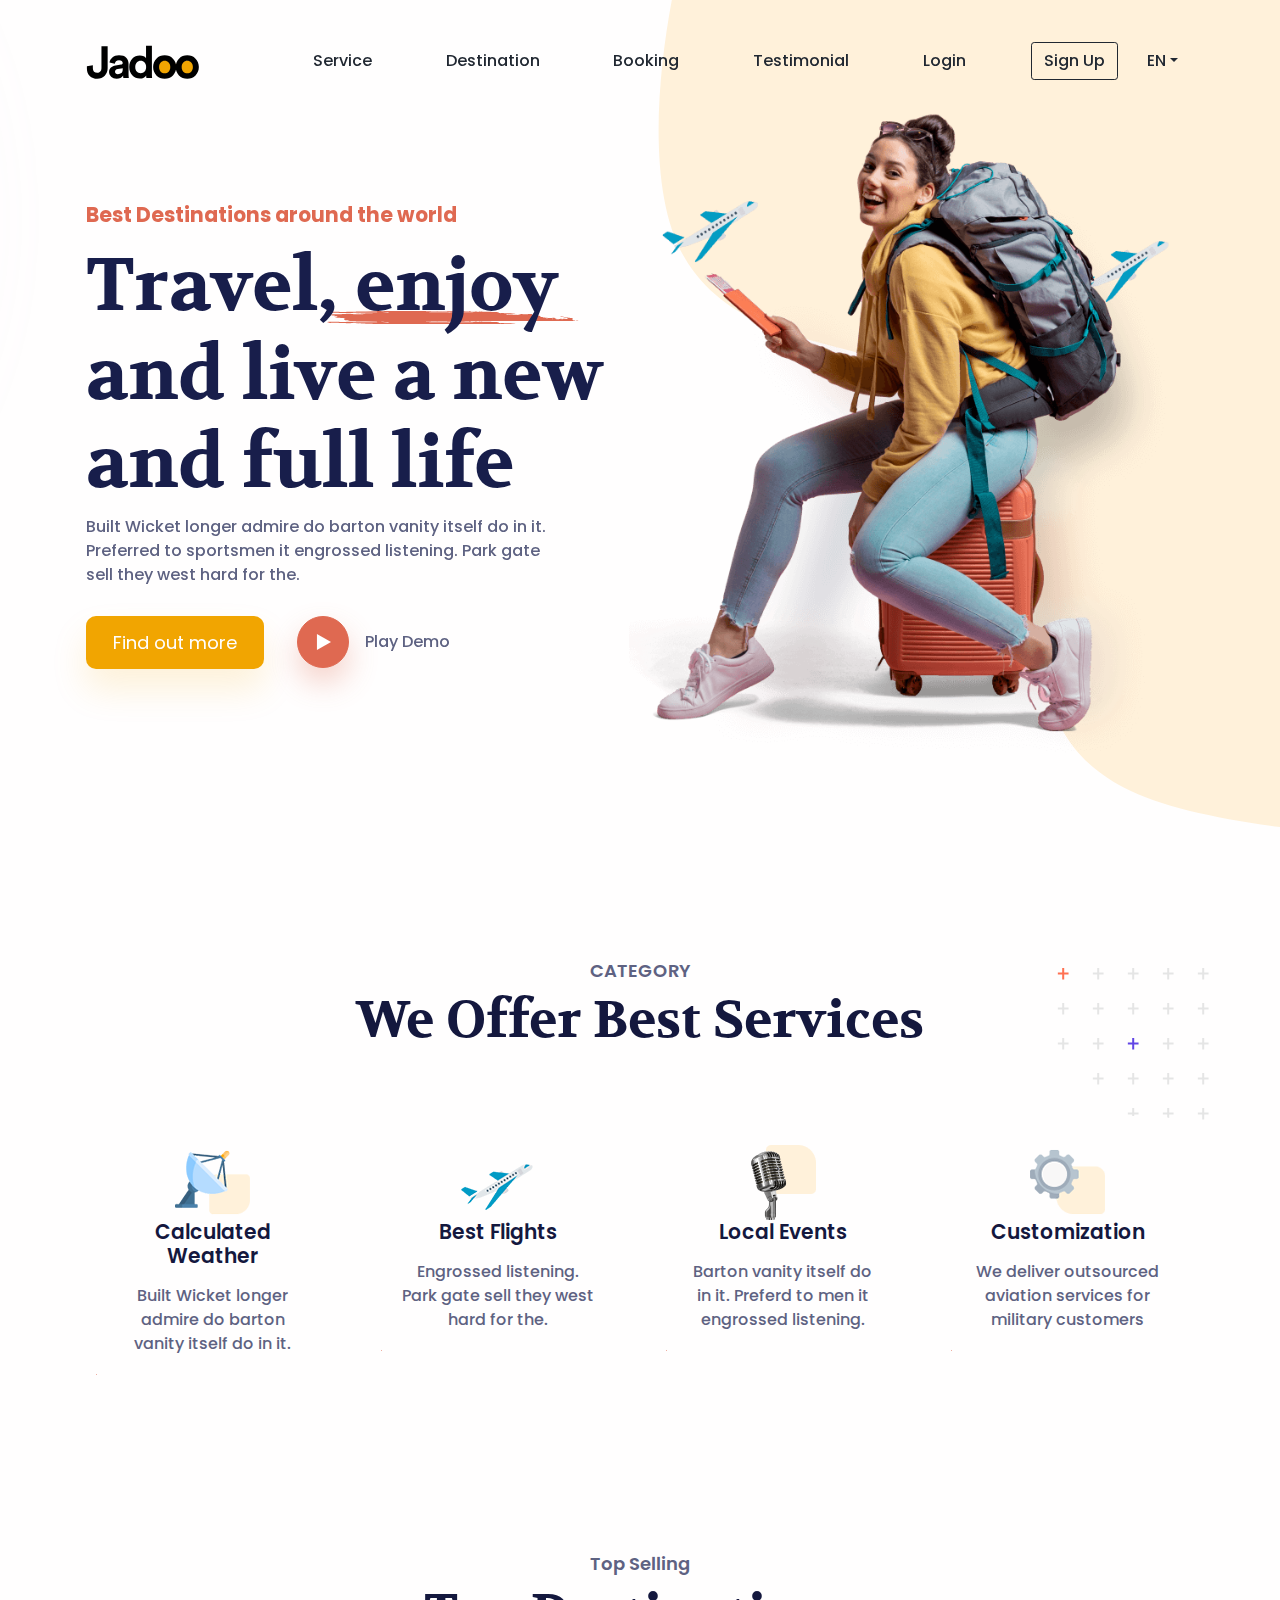
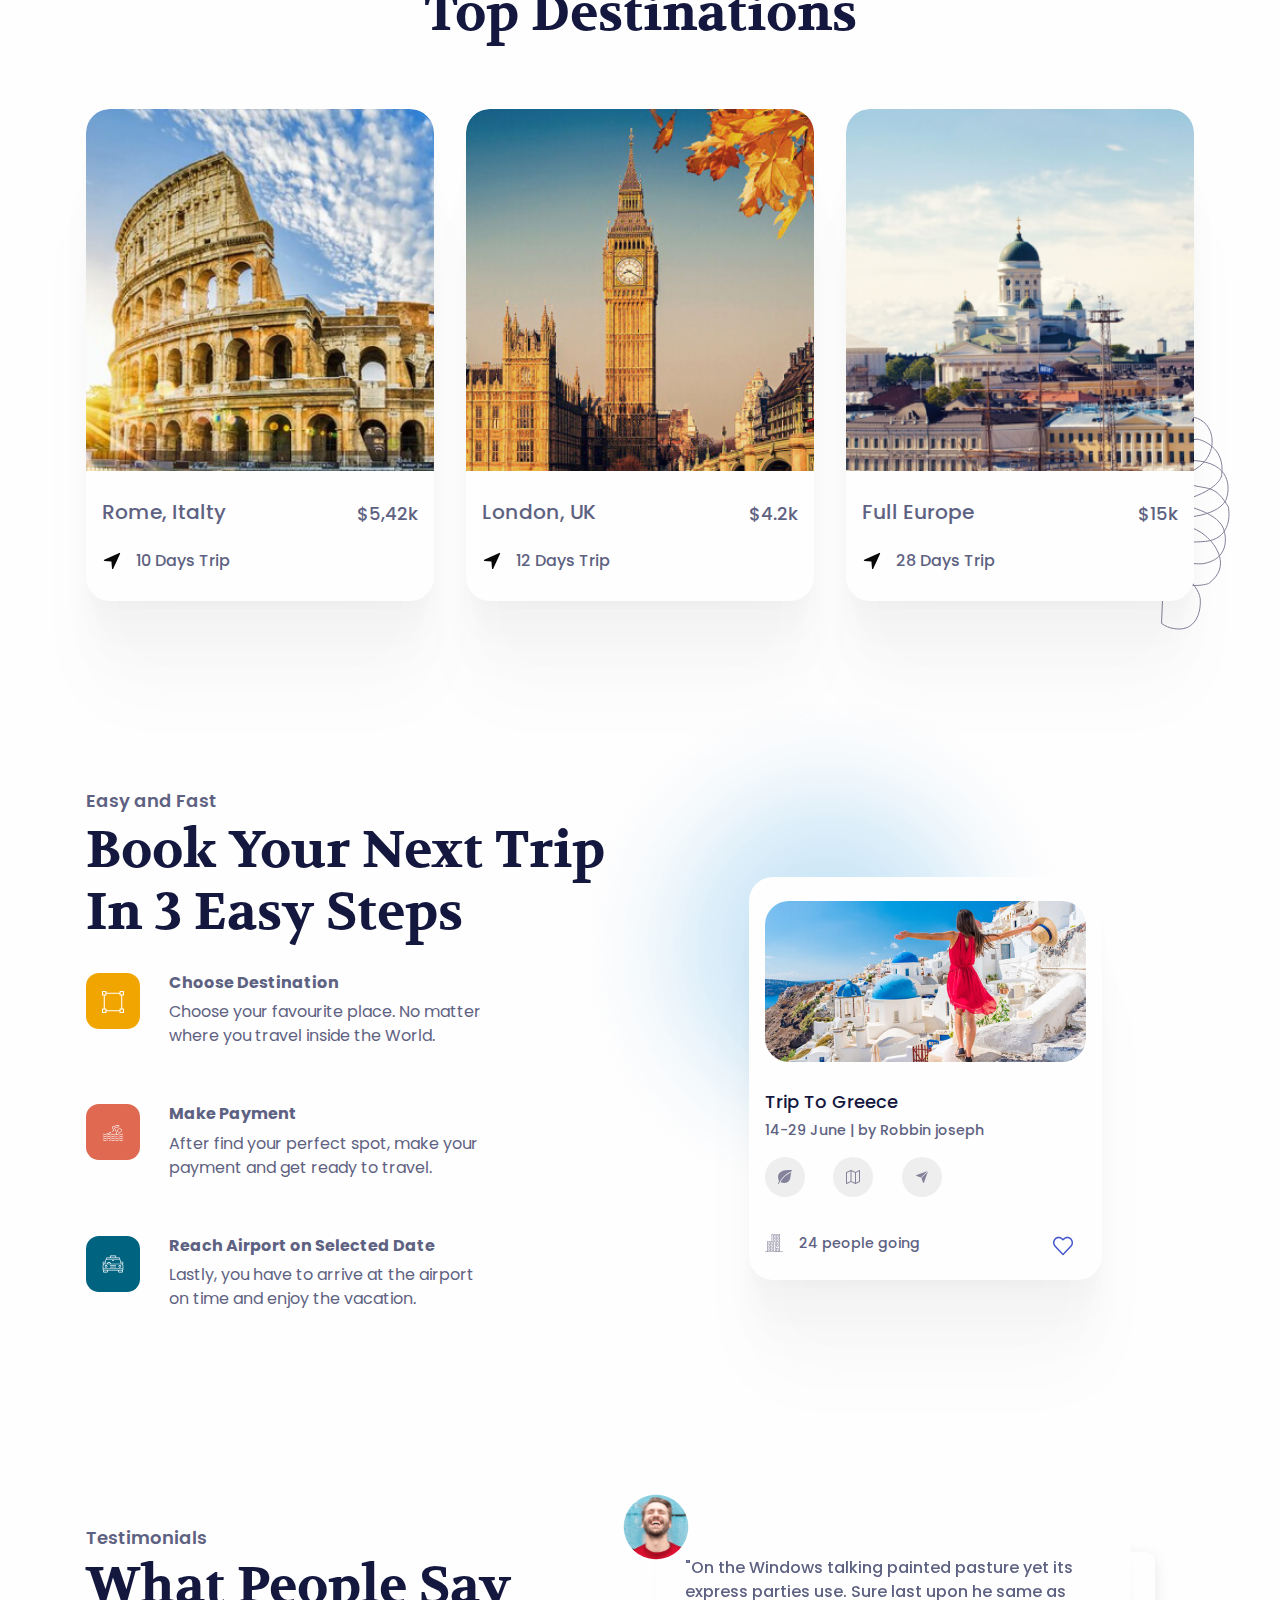
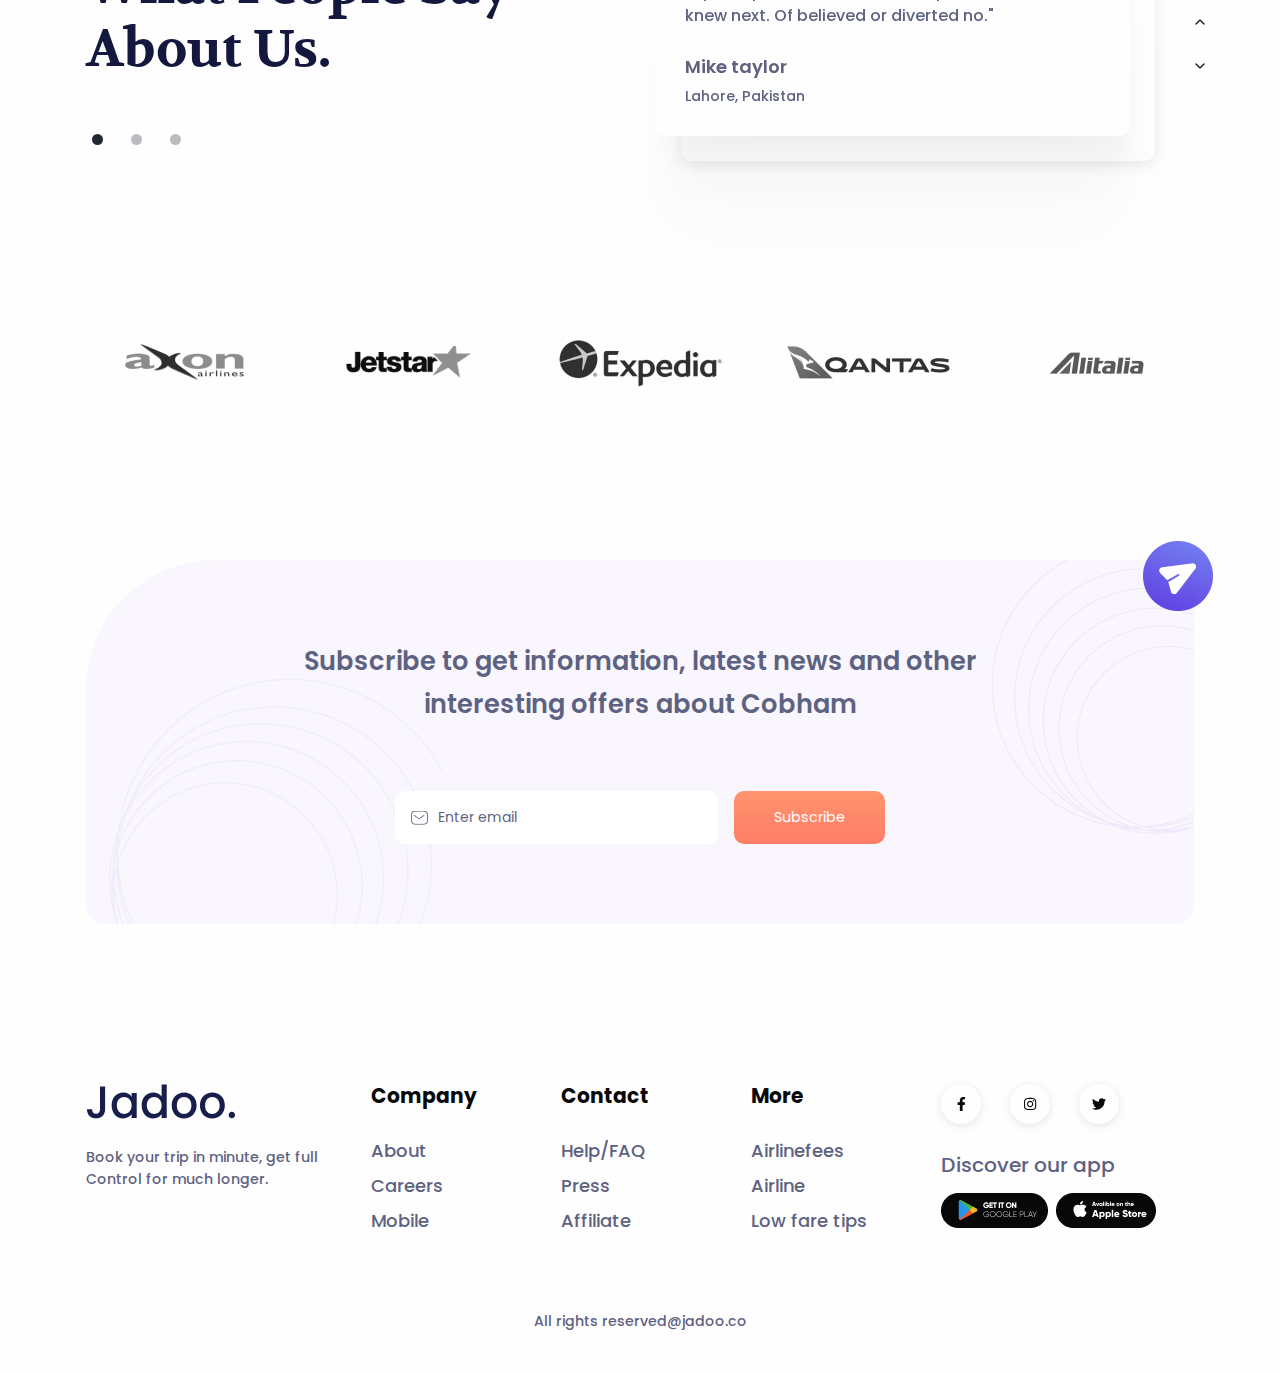
<file: jadoo/public/indexold.html>
<!DOCTYPE html>
<html lang="en-US" dir="ltr">

  <head>
    <meta charset="utf-8">
    <meta http-equiv="X-UA-Compatible" content="IE=edge">
    <meta name="viewport" content="width=device-width, initial-scale=1">


    <!-- ===============================================-->
    <!--    Document Title-->
    <!-- ===============================================-->
    <title>Jadoo | Travel Agency Landing Page UI</title>


    <!-- ===============================================-->
    <!--    Favicons-->
    <!-- ===============================================-->
    <link rel="apple-touch-icon" sizes="180x180" href="assets/img/favicons/apple-touch-icon.png">
    <link rel="icon" type="image/png" sizes="32x32" href="assets/img/favicons/favicon-32x32.png">
    <link rel="icon" type="image/png" sizes="16x16" href="assets/img/favicons/favicon-16x16.png">
    <link rel="shortcut icon" type="image/x-icon" href="assets/img/favicons/favicon.ico">
    <link rel="manifest" href="assets/img/favicons/manifest.json">
    <meta name="msapplication-TileImage" content="assets/img/favicons/mstile-150x150.png">
    <meta name="theme-color" content="#ffffff">


    <!-- ===============================================-->
    <!--    Stylesheets-->
    <!-- ===============================================-->
    <link href="assets/css/theme.css" rel="stylesheet" />

  </head>


  <body>

    <!-- ===============================================-->
    <!--    Main Content-->
    <!-- ===============================================-->
    <main class="main" id="top">
      <nav class="navbar navbar-expand-lg navbar-light fixed-top py-5 d-block" data-navbar-on-scroll="data-navbar-on-scroll">
        <div class="container"><a class="navbar-brand" href="index.html"><img src="assets/img/logo.svg" height="34" alt="logo" /></a>
          <button class="navbar-toggler" type="button" data-bs-toggle="collapse" data-bs-target="#navbarSupportedContent" aria-controls="navbarSupportedContent" aria-expanded="false" aria-label="Toggle navigation"><span class="navbar-toggler-icon"> </span></button>
          <div class="collapse navbar-collapse border-top border-lg-0 mt-4 mt-lg-0" id="navbarSupportedContent">
            <ul class="navbar-nav ms-auto pt-2 pt-lg-0 font-base align-items-lg-center align-items-start">
              <li class="nav-item px-3 px-xl-4"><a class="nav-link fw-medium" aria-current="page" href="#service">Service</a></li>
              <li class="nav-item px-3 px-xl-4"><a class="nav-link fw-medium" aria-current="page" href="#destination">Destination</a></li>
              <li class="nav-item px-3 px-xl-4"><a class="nav-link fw-medium" aria-current="page" href="#booking">Booking</a></li>
              <li class="nav-item px-3 px-xl-4"><a class="nav-link fw-medium" aria-current="page" href="#testimonial">Testimonial</a></li>
              <li class="nav-item px-3 px-xl-4"><a class="nav-link fw-medium" aria-current="page" href="#!">Login</a></li>
              <li class="nav-item px-3 px-xl-4"><a class="btn btn-outline-dark order-1 order-lg-0 fw-medium" href="#!">Sign Up</a></li>
              <li class="nav-item dropdown px-3 px-lg-0"> <a class="d-inline-block ps-0 py-2 pe-3 text-decoration-none dropdown-toggle fw-medium" href="#" id="navbarDropdown" role="button" data-bs-toggle="dropdown" aria-expanded="false">EN</a>
                <ul class="dropdown-menu dropdown-menu-end border-0 shadow-lg" style="border-radius:0.3rem;" aria-labelledby="navbarDropdown">
                  <li><a class="dropdown-item" href="#!">EN</a></li>
                  <li><a class="dropdown-item" href="#!">BN</a></li>
                </ul>
              </li>
            </ul>
          </div>
        </div>
      </nav>
      <section style="padding-top: 7rem;">
        <div class="bg-holder" style="background-image:url(assets/img/hero/hero-bg.svg);">
        </div>
        <!--/.bg-holder-->

        <div class="container">
          <div class="row align-items-center">
            <div class="col-md-5 col-lg-6 order-0 order-md-1 text-end"><img class="pt-7 pt-md-0 hero-img" src="assets/img/hero/hero-img.png" alt="hero-header" /></div>
            <div class="col-md-7 col-lg-6 text-md-start text-center py-6">
              <h4 class="fw-bold text-danger mb-3">Best Destinations around the world</h4>
              <h1 class="hero-title">Travel, enjoy and live a new and full life</h1>
              <p class="mb-4 fw-medium">Built Wicket longer admire do barton vanity itself do in it.<br class="d-none d-xl-block" />Preferred to sportsmen it engrossed listening. Park gate<br class="d-none d-xl-block" />sell they west hard for the.</p>
              <div class="text-center text-md-start"> <a class="btn btn-primary btn-lg me-md-4 mb-3 mb-md-0 border-0 primary-btn-shadow" href="#!" role="button">Find out more</a>
                <div class="w-100 d-block d-md-none"></div><a href="#!" role="button" data-bs-toggle="modal" data-bs-target="#popupVideo"><span class="btn btn-danger round-btn-lg rounded-circle me-3 danger-btn-shadow"> <img src="assets/img/hero/play.svg" width="15" alt="paly"/></span></a><span class="fw-medium">Play Demo</span>
                <div class="modal fade" id="popupVideo" tabindex="-1" aria-labelledby="popupVideo" aria-hidden="true">
                  <div class="modal-dialog modal-dialog-centered modal-lg">
                    <div class="modal-content">
                      <iframe class="rounded" style="width:100%;max-height:500px;" height="500px" src="https://www.youtube.com/embed/_lhdhL4UDIo" title="YouTube video player" allow="accelerometer; autoplay; clipboard-write; encrypted-media; gyroscope; picture-in-picture" allowfullscreen="allowfullscreen"></iframe>
                    </div>
                  </div>
                </div>
              </div>
            </div>
          </div>
        </div>
      </section>


      <!-- ============================================-->
      <!-- <section> begin ============================-->
      <section class="pt-5 pt-md-9" id="service">

        <div class="container">
          <div class="position-absolute z-index--1 end-0 d-none d-lg-block"><img src="assets/img/category/shape.svg" style="max-width: 200px" alt="service" /></div>
          <div class="mb-7 text-center">
            <h5 class="text-secondary">CATEGORY </h5>
            <h3 class="fs-xl-10 fs-lg-8 fs-7 fw-bold font-cursive text-capitalize">We Offer Best Services</h3>
          </div>
          <div class="row">
            <div class="col-lg-3 col-sm-6 mb-6">
              <div class="card service-card shadow-hover rounded-3 text-center align-items-center">
                <div class="card-body p-xxl-5 p-4"> <img src="assets/img/category/icon1.png" width="75" alt="Service" />
                  <h4 class="mb-3">Calculated Weather</h4>
                  <p class="mb-0 fw-medium">Built Wicket longer admire do barton vanity itself do in it.</p>
                </div>
              </div>
            </div>
            <div class="col-lg-3 col-sm-6 mb-6">
              <div class="card service-card shadow-hover rounded-3 text-center align-items-center">
                <div class="card-body p-xxl-5 p-4"> <img src="assets/img/category/icon2.png" width="75" alt="Service" />
                  <h4 class="mb-3">Best Flights</h4>
                  <p class="mb-0 fw-medium">Engrossed listening. Park gate sell they west hard for the.</p>
                </div>
              </div>
            </div>
            <div class="col-lg-3 col-sm-6 mb-6">
              <div class="card service-card shadow-hover rounded-3 text-center align-items-center">
                <div class="card-body p-xxl-5 p-4"> <img src="assets/img/category/icon3.png" width="75" alt="Service" />
                  <h4 class="mb-3">Local Events</h4>
                  <p class="mb-0 fw-medium">Barton vanity itself do in it. Preferd to men it engrossed listening.</p>
                </div>
              </div>
            </div>
            <div class="col-lg-3 col-sm-6 mb-6">
              <div class="card service-card shadow-hover rounded-3 text-center align-items-center">
                <div class="card-body p-xxl-5 p-4"> <img src="assets/img/category/icon4.png" width="75" alt="Service" />
                  <h4 class="mb-3">Customization</h4>
                  <p class="mb-0 fw-medium">We deliver outsourced aviation services for military customers</p>
                </div>
              </div>
            </div>
          </div>
        </div><!-- end of .container-->

      </section>
      <!-- <section> close ============================-->
      <!-- ============================================-->




      <!-- ============================================-->
      <!-- <section> begin ============================-->
      <section class="pt-5" id="destination">

        <div class="container">
          <div class="position-absolute start-100 bottom-0 translate-middle-x d-none d-xl-block ms-xl-n4"><img src="assets/img/dest/shape.svg" alt="destination" /></div>
          <div class="mb-7 text-center">
            <h5 class="text-secondary">Top Selling </h5>
            <h3 class="fs-xl-10 fs-lg-8 fs-7 fw-bold font-cursive text-capitalize">Top Destinations</h3>
          </div>
          <div class="row">
            <div class="col-md-4 mb-4">
              <div class="card overflow-hidden shadow"> <img class="card-img-top" src="assets/img/dest/dest1.jpg" alt="Rome, Italty" />
                <div class="card-body py-4 px-3">
                  <div class="d-flex flex-column flex-lg-row justify-content-between mb-3">
                    <h4 class="text-secondary fw-medium"><a class="link-900 text-decoration-none stretched-link" href="#!">Rome, Italty</a></h4><span class="fs-1 fw-medium">$5,42k</span>
                  </div>
                  <div class="d-flex align-items-center"> <img src="assets/img/dest/navigation.svg" style="margin-right: 14px" width="20" alt="navigation" /><span class="fs-0 fw-medium">10 Days Trip</span></div>
                </div>
              </div>
            </div>
            <div class="col-md-4 mb-4">
              <div class="card overflow-hidden shadow"> <img class="card-img-top" src="assets/img/dest/dest2.jpg" alt="London, UK" />
                <div class="card-body py-4 px-3">
                  <div class="d-flex flex-column flex-lg-row justify-content-between mb-3">
                    <h4 class="text-secondary fw-medium"><a class="link-900 text-decoration-none stretched-link" href="#!">London, UK</a></h4><span class="fs-1 fw-medium">$4.2k</span>
                  </div>
                  <div class="d-flex align-items-center"> <img src="assets/img/dest/navigation.svg" style="margin-right: 14px" width="20" alt="navigation" /><span class="fs-0 fw-medium">12 Days Trip</span></div>
                </div>
              </div>
            </div>
            <div class="col-md-4 mb-4">
              <div class="card overflow-hidden shadow"> <img class="card-img-top" src="assets/img/dest/dest3.jpg" alt="Full Europe" />
                <div class="card-body py-4 px-3">
                  <div class="d-flex flex-column flex-lg-row justify-content-between mb-3">
                    <h4 class="text-secondary fw-medium"><a class="link-900 text-decoration-none stretched-link" href="#!">Full Europe</a></h4><span class="fs-1 fw-medium">$15k</span>
                  </div>
                  <div class="d-flex align-items-center"> <img src="assets/img/dest/navigation.svg" style="margin-right: 14px" width="20" alt="navigation" /><span class="fs-0 fw-medium">28 Days Trip</span></div>
                </div>
              </div>
            </div>
          </div>
        </div><!-- end of .container-->

      </section>
      <!-- <section> close ============================-->
      <!-- ============================================-->




      <!-- ============================================-->
      <!-- <section> begin ============================-->
      <section id="booking">

        <div class="container">
          <div class="row align-items-center">
            <div class="col-lg-6">
              <div class="mb-4 text-start">
                <h5 class="text-secondary">Easy and Fast </h5>
                <h3 class="fs-xl-10 fs-lg-8 fs-7 fw-bold font-cursive text-capitalize">Book your next trip in 3 easy steps</h3>
              </div>
              <div class="d-flex align-items-start mb-5">
                <div class="bg-primary me-sm-4 me-3 p-3" style="border-radius: 13px"> <img src="assets/img/steps/selection.svg" width="22" alt="steps" /></div>
                <div class="flex-1">
                  <h5 class="text-secondary fw-bold fs-0">Choose Destination</h5>
                  <p>Choose your favourite place. No matter <br class="d-none d-sm-block"> where you travel inside the World.</p>
                </div>
              </div>
              <div class="d-flex align-items-start mb-5">
                <div class="bg-danger me-sm-4 me-3 p-3" style="border-radius: 13px"> <img src="assets/img/steps/water-sport.svg" width="22" alt="steps" /></div>
                <div class="flex-1">
                  <h5 class="text-secondary fw-bold fs-0">Make Payment</h5>
                  <p>After find your perfect spot, make your <br class="d-none d-sm-block"> payment and get ready to travel.</p>
                </div>
              </div>
              <div class="d-flex align-items-start mb-5">
                <div class="bg-info me-sm-4 me-3 p-3" style="border-radius: 13px"> <img src="assets/img/steps/taxi.svg" width="22" alt="steps" /></div>
                <div class="flex-1">
                  <h5 class="text-secondary fw-bold fs-0">Reach Airport on Selected Date</h5>
                  <p>Lastly, you have to arrive at the airport <br class="d-none d-sm-block"> on time and enjoy the vacation.</p>
                </div>
              </div>
            </div>
            <div class="col-lg-6 d-flex justify-content-center align-items-start">
              <div class="card position-relative shadow" style="max-width: 370px;">
                <div class="position-absolute z-index--1 me-10 me-xxl-0" style="right:-160px;top:-210px;"> <img src="assets/img/steps/bg.png" style="max-width:550px;" alt="shape" /></div>
                <div class="card-body p-3"> <img class="mb-4 mt-2 rounded-2 w-100" src="assets/img/steps/booking-img.jpg" alt="booking" />
                  <div>
                    <h5 class="fw-medium">Trip To Greece</h5>
                    <p class="fs--1 mb-3 fw-medium">14-29 June | by Robbin joseph</p>
                    <div class="icon-group mb-4"> <span class="btn icon-item"> <img src="assets/img/steps/leaf.svg" alt=""/></span><span class="btn icon-item"> <img src="assets/img/steps/map.svg" alt=""/></span><span class="btn icon-item"> <img src="assets/img/steps/send.svg" alt=""/></span>
                    </div>
                    <div class="d-flex align-items-center justify-content-between">
                      <div class="d-flex align-items-center mt-n1"><img class="me-3" src="assets/img/steps/building.svg" width="18" alt="building" /><span class="fs--1 fw-medium">24 people going</span></div>
                      <div class="show-onhover position-relative">
                        <div class="card hideEl shadow position-absolute end-0 start-xl-50 bottom-100 translate-xl-middle-x ms-3" style="width: 260px;border-radius:18px;">
                          <div class="card-body py-3">
                            <div class="d-flex">
                              <div style="margin-right: 10px"> <img class="rounded-circle" src="assets/img/steps/favorite-placeholder.png" width="50" alt="favorite" /></div>
                              <div>
                                <p class="fs--1 mb-1 fw-medium">Ongoing </p>
                                <h5 class="fw-medium mb-3">Trip to rome</h5>
                                <h6 class="fs--1 fw-medium mb-2"><span>40%</span> completed</h6>
                                <div class="progress" style="height: 6px;">
                                  <div class="progress-bar" role="progressbar" style="width: 40%;" aria-valuenow="25" aria-valuemin="0" aria-valuemax="100"></div>
                                </div>
                              </div>
                            </div>
                          </div>
                        </div>
                        <button class="btn"> <img src="assets/img/steps/heart.svg" width="20" alt="step" /></button>
                      </div>
                    </div>
                  </div>
                </div>
              </div>
            </div>
          </div>
        </div><!-- end of .container-->

      </section>
      <!-- <section> close ============================-->
      <!-- ============================================-->




      <!-- ============================================-->
      <!-- <section> begin ============================-->
      <section id="testimonial">

        <div class="container">
          <div class="row">
            <div class="col-lg-5">
              <div class="mb-8 text-start">
                <h5 class="text-secondary">Testimonials </h5>
                <h3 class="fs-xl-10 fs-lg-8 fs-7 fw-bold font-cursive text-capitalize">What people say about Us.</h3>
              </div>
            </div>
            <div class="col-lg-1"></div>
            <div class="col-lg-6">
              <div class="pe-7 ps-5 ps-lg-0">
                <div class="carousel slide carousel-fade position-static" id="testimonialIndicator" data-bs-ride="carousel">
                  <div class="carousel-indicators">
                    <button class="active" type="button" data-bs-target="#testimonialIndicator" data-bs-slide-to="0" aria-current="true" aria-label="Testimonial 0"></button>
                    <button class="false" type="button" data-bs-target="#testimonialIndicator" data-bs-slide-to="1" aria-current="true" aria-label="Testimonial 1"></button>
                    <button class="false" type="button" data-bs-target="#testimonialIndicator" data-bs-slide-to="2" aria-current="true" aria-label="Testimonial 2"></button>
                  </div>
                  <div class="carousel-inner">
                    <div class="carousel-item position-relative active">
                      <div class="card shadow" style="border-radius:10px;">
                        <div class="position-absolute start-0 top-0 translate-middle"> <img class="rounded-circle fit-cover" src="assets/img/testimonial/author.png" height="65" width="65" alt="" /></div>
                        <div class="card-body p-4">
                          <p class="fw-medium mb-4">&quot;On the Windows talking painted pasture yet its express parties use. Sure last upon he same as knew next. Of believed or diverted no.&quot;</p>
                          <h5 class="text-secondary">Mike taylor</h5>
                          <p class="fw-medium fs--1 mb-0">Lahore, Pakistan</p>
                        </div>
                      </div>
                      <div class="card shadow-sm position-absolute top-0 z-index--1 mb-3 w-100 h-100" style="border-radius:10px;transform:translate(25px, 25px)"> </div>
                    </div>
                    <div class="carousel-item position-relative ">
                      <div class="card shadow" style="border-radius:10px;">
                        <div class="position-absolute start-0 top-0 translate-middle"> <img class="rounded-circle fit-cover" src="assets/img/testimonial/author2.png" height="65" width="65" alt="" /></div>
                        <div class="card-body p-4">
                          <p class="fw-medium mb-4">&quot;Jadoo is recognized as one of the finest travel agency in the world. When it came to planning a trip, I found them to be dependable.&quot;</p>
                          <h5 class="text-secondary">Thomas Wagon</h5>
                          <p class="fw-medium fs--1 mb-0">CEO of Red Button</p>
                        </div>
                      </div>
                      <div class="card shadow-sm position-absolute top-0 z-index--1 mb-3 w-100 h-100" style="border-radius:10px;transform:translate(25px, 25px)"> </div>
                    </div>
                    <div class="carousel-item position-relative ">
                      <div class="card shadow" style="border-radius:10px;">
                        <div class="position-absolute start-0 top-0 translate-middle"> <img class="rounded-circle fit-cover" src="assets/img/testimonial/author3.png" height="65" width="65" alt="" /></div>
                        <div class="card-body p-4">
                          <p class="fw-medium mb-4">&quot;On the Windows talking painted pasture yet its express parties use. Sure last upon he same as knew next. Of believed or diverted no.&quot;</p>
                          <h5 class="text-secondary">Kelly Willium</h5>
                          <p class="fw-medium fs--1 mb-0">Khulna, Bangladesh</p>
                        </div>
                      </div>
                      <div class="card shadow-sm position-absolute top-0 z-index--1 mb-3 w-100 h-100" style="border-radius:10px;transform:translate(25px, 25px)"> </div>
                    </div>
                  </div>
                  <div class="carousel-navigation d-flex flex-column flex-between-center position-absolute end-0 top-lg-50 bottom-0 translate-middle-y z-index-1 me-3 me-lg-0" style="height:60px;width:20px;">
                    <button class="carousel-control-prev position-static" type="button" data-bs-target="#testimonialIndicator" data-bs-slide="prev"><img src="assets/img/icons/up.svg" width="16" alt="icon" /></button>
                    <button class="carousel-control-next position-static" type="button" data-bs-target="#testimonialIndicator" data-bs-slide="next"><img src="assets/img/icons/down.svg" width="16" alt="icon" /></button>
                  </div>
                </div>
              </div>
            </div>
          </div>
        </div><!-- end of .container-->

      </section>
      <!-- <section> close ============================-->
      <!-- ============================================-->


      <div class="position-relative pt-9 pt-lg-8 pb-6 pb-lg-8">
        <div class="container">
          <div class="row row-cols-lg-5 row-cols-md-3 row-cols-2 flex-center">
            <div class="col">
              <div class="card shadow-hover mb-4" style="border-radius:10px;">
                <div class="card-body text-center"> <img class="img-fluid" src="assets/img/partner/1.png" alt="" /></div>
              </div>
            </div>
            <div class="col">
              <div class="card shadow-hover mb-4" style="border-radius:10px;">
                <div class="card-body text-center"> <img class="img-fluid" src="assets/img/partner/2.png" alt="" /></div>
              </div>
            </div>
            <div class="col">
              <div class="card shadow-hover mb-4" style="border-radius:10px;">
                <div class="card-body text-center"> <img class="img-fluid" src="assets/img/partner/3.png" alt="" /></div>
              </div>
            </div>
            <div class="col">
              <div class="card shadow-hover mb-4" style="border-radius:10px;">
                <div class="card-body text-center"> <img class="img-fluid" src="assets/img/partner/4.png" alt="" /></div>
              </div>
            </div>
            <div class="col">
              <div class="card shadow-hover mb-4" style="border-radius:10px;">
                <div class="card-body text-center"> <img class="img-fluid" src="assets/img/partner/5.png" alt="" /></div>
              </div>
            </div>
          </div>
        </div>
      </div>


      <!-- ============================================-->
      <!-- <section> begin ============================-->
      <section class="pt-6">

        <div class="container">
          <div class="py-8 px-5 position-relative text-center" style="background-color: rgba(223, 215, 249, 0.199);border-radius: 129px 20px 20px 20px;">
            <div class="position-absolute start-100 top-0 translate-middle ms-md-n3 ms-n4 mt-3"> <img src="assets/img/cta/send.png" style="max-width:70px;" alt="send icon" /></div>
            <div class="position-absolute end-0 top-0 z-index--1"> <img src="assets/img/cta/shape-bg2.png" width="264" alt="cta shape" /></div>
            <div class="position-absolute start-0 bottom-0 ms-3 z-index--1 d-none d-sm-block"> <img src="assets/img/cta/shape-bg1.png" style="max-width: 340px;" alt="cta shape" /></div>
            <div class="row justify-content-center">
              <div class="col-lg-8 col-md-10">
                <h2 class="text-secondary lh-1-7 mb-7">Subscribe to get information, latest news and other interesting offers about Cobham</h2>
                <form class="row g-3 align-items-center w-lg-75 mx-auto">
                  <div class="col-sm">
                    <div class="input-group-icon">
                      <input class="form-control form-little-squirrel-control" type="email" placeholder="Enter email " aria-label="email" /><img class="input-box-icon" src="assets/img/cta/mail.svg" width="17" alt="mail" />
                    </div>
                  </div>
                  <div class="col-sm-auto">
                    <button class="btn btn-danger orange-gradient-btn fs--1">Subscribe</button>
                  </div>
                </form>
              </div>
            </div>
          </div>
        </div><!-- end of .container-->

      </section>
      <!-- <section> close ============================-->
      <!-- ============================================-->




      <!-- ============================================-->
      <!-- <section> begin ============================-->
      <section class="pb-0 pb-lg-4">

        <div class="container">
          <div class="row">
            <div class="col-lg-3 col-md-7 col-12 mb-4 mb-md-6 mb-lg-0 order-0"> <img class="mb-4" src="assets/img/logo2.svg" width="150" alt="jadoo" />
              <p class="fs--1 text-secondary mb-0 fw-medium">Book your trip in minute, get full Control for much longer.</p>
            </div>
            <div class="col-lg-2 col-md-4 mb-4 mb-lg-0 order-lg-1 order-md-2">
              <h4 class="footer-heading-color fw-bold font-sans-serif mb-3 mb-lg-4">Company</h4>
              <ul class="list-unstyled mb-0">
                <li class="mb-2"><a class="link-900 fs-1 fw-medium text-decoration-none" href="#!">About</a></li>
                <li class="mb-2"><a class="link-900 fs-1 fw-medium text-decoration-none" href="#!">Careers</a></li>
                <li class="mb-2"><a class="link-900 fs-1 fw-medium text-decoration-none" href="#!">Mobile</a></li>
              </ul>
            </div>
            <div class="col-lg-2 col-md-4 mb-4 mb-lg-0 order-lg-2 order-md-3">
              <h4 class="footer-heading-color fw-bold font-sans-serif mb-3 mb-lg-4">Contact</h4>
              <ul class="list-unstyled mb-0">
                <li class="mb-2"><a class="link-900 fs-1 fw-medium text-decoration-none" href="#!">Help/FAQ</a></li>
                <li class="mb-2"><a class="link-900 fs-1 fw-medium text-decoration-none" href="#!">Press</a></li>
                <li class="mb-2"><a class="link-900 fs-1 fw-medium text-decoration-none" href="#!">Affiliate</a></li>
              </ul>
            </div>
            <div class="col-lg-2 col-md-4 mb-4 mb-lg-0 order-lg-3 order-md-4">
              <h4 class="footer-heading-color fw-bold font-sans-serif mb-3 mb-lg-4">More</h4>
              <ul class="list-unstyled mb-0">
                <li class="mb-2"><a class="link-900 fs-1 fw-medium text-decoration-none" href="#!">Airlinefees</a></li>
                <li class="mb-2"><a class="link-900 fs-1 fw-medium text-decoration-none" href="#!">Airline</a></li>
                <li class="mb-2"><a class="link-900 fs-1 fw-medium text-decoration-none" href="#!">Low fare tips</a></li>
              </ul>
            </div>
            <div class="col-lg-3 col-md-5 col-12 mb-4 mb-md-6 mb-lg-0 order-lg-4 order-md-1">
              <div class="icon-group mb-4"> <a class="text-decoration-none icon-item shadow-social" id="facebook" href="#!"><i class="fab fa-facebook-f"> </i></a><a class="text-decoration-none icon-item shadow-social" id="instagram" href="#!"><i class="fab fa-instagram"> </i></a><a class="text-decoration-none icon-item shadow-social" id="twitter" href="#!"><i class="fab fa-twitter"> </i></a></div>
              <h4 class="fw-medium font-sans-serif text-secondary mb-3">Discover our app</h4>
              <div class="d-flex align-items-center"> <a href="#!"> <img class="me-2" src="assets/img/play-store.png" alt="play store" /></a><a href="#!"> <img src="assets/img/apple-store.png" alt="apple store" /></a></div>
            </div>
          </div>
        </div><!-- end of .container-->

      </section>
      <!-- <section> close ============================-->
      <!-- ============================================-->


      <div class="py-5 text-center">
        <p class="mb-0 text-secondary fs--1 fw-medium">All rights reserved@jadoo.co </p>
      </div>
    </main>
    <!-- ===============================================-->
    <!--    End of Main Content-->
    <!-- ===============================================-->




    <!-- ===============================================-->
    <!--    JavaScripts-->
    <!-- ===============================================-->
    <script src="vendors/@popperjs/popper.min.js"></script>
    <script src="vendors/bootstrap/bootstrap.min.js"></script>
    <script src="vendors/is/is.min.js"></script>
    <script src="https://polyfill.io/v3/polyfill.min.js?features=window.scroll"></script>
    <script src="vendors/fontawesome/all.min.js"></script>
    <script src="assets/js/theme.js"></script>

    <link href="https://fonts.googleapis.com/css2?family=Poppins:wght@400;500;600;700&amp;family=Volkhov:wght@700&amp;display=swap" rel="stylesheet">
  </body>

</html>
</file>
<file: jadoo/public/assets/css/theme.css>
/* -------------------------------------------------------------------------- */
/*                                 Theme                                      */
/* -------------------------------------------------------------------------- */
/* prettier-ignore */
/* -------------------------------------------------------------------------- */
/*                                  Utilities                                 */
/* -------------------------------------------------------------------------- */
/*-----------------------------------------------
|   Bootstrap Styles
-----------------------------------------------*/
/*!
 * Bootstrap v5.0.0-alpha1 (https://getbootstrap.com/)
 * Copyright 2011-2020 The Bootstrap Authors
 * Copyright 2011-2020 Twitter, Inc.
 * Licensed under MIT (https://github.com/twbs/bootstrap/blob/main/LICENSE)
 */
:root {
  --bs-blue: #747DEF;
  --bs-indigo: #6237FF;
  --bs-purple: #A1B0FC;
  --bs-pink: #D42DA3;
  --bs-red: #DF6951;
  --bs-orange: #DF6951;
  --bs-yellow: #F1A501;
  --bs-green: #79B93C;
  --bs-teal: #006380;
  --bs-cyan: #2fc4f1;
  --bs-white: #FFFEFE;
  --bs-gray: #F0F4F9;
  --bs-gray-dark: #616161;
  --bs-primary: #F1A501;
  --bs-secondary: #5E6282;
  --bs-success: #79B93C;
  --bs-info: #006380;
  --bs-warning: #F1A501;
  --bs-danger: #DF6951;
  --bs-light: #F0F4F9;
  --bs-dark: #212832;
  --bs-font-sans-serif: "Poppins", "Rubik", "Open Sans", -apple-system, BlinkMacSystemFont, "Segoe UI", "Helvetica Neue", Arial, sans-serif, "Apple Color Emoji", "Segoe UI Emoji", "Segoe UI Symbol";
  --bs-font-monospace: "SFMono-Regular", Menlo, Monaco, Consolas, "Liberation Mono", "Courier New", monospace;
  --bs-gradient: linear-gradient(180deg, rgba(255, 254, 254, 0.15), rgba(255, 254, 254, 0));
}

*,
*::before,
*::after {
  -webkit-box-sizing: border-box;
  box-sizing: border-box;
}

@media (prefers-reduced-motion: no-preference) {
  :root {
    scroll-behavior: smooth;
  }
}

body {
  margin: 0;
  font-family: "Poppins", "Rubik", -apple-system, BlinkMacSystemFont, "Segoe UI", "Helvetica Neue", Arial, sans-serif, "Apple Color Emoji", "Segoe UI Emoji", "Segoe UI Symbol";
  font-size: 1rem;
  font-weight: 400;
  line-height: 1.5;
  color: #5E6282;
  background-color: #FFFEFE;
  -webkit-text-size-adjust: 100%;
  -webkit-tap-highlight-color: rgba(0, 0, 0, 0);
}

hr {
  margin: 1rem 0;
  color: #EEEEEE;
  background-color: currentColor;
  border: 0;
  opacity: 1;
}

hr:not([size]) {
  height: 1px;
}

h1, .h1, h2, .h2, h3, .h3, h4, .h4, h5, .h5, h6, .h6 {
  margin-top: 0;
  margin-bottom: 0.5rem;
  font-family: "Poppins", "Rubik", "Open Sans", -apple-system, BlinkMacSystemFont, "Segoe UI", "Helvetica Neue", Arial, sans-serif, "Apple Color Emoji", "Segoe UI Emoji", "Segoe UI Symbol";
  font-weight: 600;
  line-height: 1.2;
  color: #14183E;
}

h1, .h1 {
  font-size: calc(1.3052rem + 0.66244vw);
}

@media (min-width: 1200px) {
  h1, .h1 {
    font-size: 1.80203rem;
  }
}

h2, .h2 {
  font-size: calc(1.28518rem + 0.42217vw);
}

@media (min-width: 1200px) {
  h2, .h2 {
    font-size: 1.60181rem;
  }
}

h3, .h3 {
  font-size: calc(1.26738rem + 0.20859vw);
}

@media (min-width: 1200px) {
  h3, .h3 {
    font-size: 1.42383rem;
  }
}

h4, .h4 {
  font-size: calc(1.25156rem + 0.01875vw);
}

@media (min-width: 1200px) {
  h4, .h4 {
    font-size: 1.26563rem;
  }
}

h5, .h5 {
  font-size: 1.125rem;
}

h6, .h6 {
  font-size: 0.88889rem;
}

p {
  margin-top: 0;
  margin-bottom: 1rem;
}

abbr[title],
abbr[data-bs-original-title] {
  -webkit-text-decoration: underline dotted;
  text-decoration: underline dotted;
  cursor: help;
  -webkit-text-decoration-skip-ink: none;
  text-decoration-skip-ink: none;
}

address {
  margin-bottom: 1rem;
  font-style: normal;
  line-height: inherit;
}

ol,
ul {
  padding-left: 2rem;
}

ol,
ul,
dl {
  margin-top: 0;
  margin-bottom: 1rem;
}

ol ol,
ul ul,
ol ul,
ul ol {
  margin-bottom: 0;
}

dt {
  font-weight: 700;
}

dd {
  margin-bottom: .5rem;
  margin-left: 0;
}

blockquote {
  margin: 0 0 1rem;
}

b,
strong {
  font-weight: 800;
}

small, .small {
  font-size: 75%;
}

mark, .mark {
  padding: 0.2em;
  background-color: #fcf8e3;
}

sub,
sup {
  position: relative;
  font-size: 0.75em;
  line-height: 0;
  vertical-align: baseline;
}

sub {
  bottom: -.25em;
}

sup {
  top: -.5em;
}

a {
  color: #212832;
  text-decoration: none;
}

a:hover {
  color: #F1A501;
  text-decoration: underline;
}

a:not([href]):not([class]), a:not([href]):not([class]):hover {
  color: inherit;
  text-decoration: none;
}

pre,
code,
kbd,
samp {
  font-family: var(--bs-font-monospace);
  font-size: 1em;
  direction: ltr /* rtl:ignore */;
  unicode-bidi: bidi-override;
}

pre {
  display: block;
  margin-top: 0;
  margin-bottom: 1rem;
  overflow: auto;
  font-size: 75%;
}

pre code {
  font-size: inherit;
  color: inherit;
  word-break: normal;
}

code {
  font-size: 75%;
  color: #D42DA3;
  word-wrap: break-word;
}

a > code {
  color: inherit;
}

kbd {
  padding: 0.2rem 0.4rem;
  font-size: 75%;
  color: #FFFEFE;
  background-color: #5E6282;
  border-radius: 0.625rem;
}

kbd kbd {
  padding: 0;
  font-size: 1em;
  font-weight: 700;
}

figure {
  margin: 0 0 1rem;
}

img,
svg {
  vertical-align: middle;
}

table {
  caption-side: bottom;
  border-collapse: collapse;
}

caption {
  padding-top: 0.5rem;
  padding-bottom: 0.5rem;
  color: #BDBDBD;
  text-align: left;
}

th {
  text-align: inherit;
  text-align: -webkit-match-parent;
}

thead,
tbody,
tfoot,
tr,
td,
th {
  border-color: inherit;
  border-style: solid;
  border-width: 0;
}

label {
  display: inline-block;
}

button {
  border-radius: 0;
}

button:focus:not(:focus-visible) {
  outline: 0;
}

input,
button,
select,
optgroup,
textarea {
  margin: 0;
  font-family: inherit;
  font-size: inherit;
  line-height: inherit;
}

button,
select {
  text-transform: none;
}

[role="button"] {
  cursor: pointer;
}

select {
  word-wrap: normal;
}

select:disabled {
  opacity: 1;
}

[list]::-webkit-calendar-picker-indicator {
  display: none;
}

button,
[type="button"],
[type="reset"],
[type="submit"] {
  -webkit-appearance: button;
}

button:not(:disabled),
[type="button"]:not(:disabled),
[type="reset"]:not(:disabled),
[type="submit"]:not(:disabled) {
  cursor: pointer;
}

::-moz-focus-inner {
  padding: 0;
  border-style: none;
}

textarea {
  resize: vertical;
}

fieldset {
  min-width: 0;
  padding: 0;
  margin: 0;
  border: 0;
}

legend {
  float: left;
  width: 100%;
  padding: 0;
  margin-bottom: 0.5rem;
  font-size: calc(1.275rem + 0.3vw);
  line-height: inherit;
}

@media (min-width: 1200px) {
  legend {
    font-size: 1.5rem;
  }
}

legend + * {
  clear: left;
}

::-webkit-datetime-edit-fields-wrapper,
::-webkit-datetime-edit-text,
::-webkit-datetime-edit-minute,
::-webkit-datetime-edit-hour-field,
::-webkit-datetime-edit-day-field,
::-webkit-datetime-edit-month-field,
::-webkit-datetime-edit-year-field {
  padding: 0;
}

::-webkit-inner-spin-button {
  height: auto;
}

[type="search"] {
  outline-offset: -2px;
  -webkit-appearance: textfield;
}

/* rtl:raw:
[type="tel"],
[type="url"],
[type="email"],
[type="number"] {
  direction: ltr;
}
*/
::-webkit-search-decoration {
  -webkit-appearance: none;
}

::-webkit-color-swatch-wrapper {
  padding: 0;
}

::file-selector-button {
  font: inherit;
}

::-webkit-file-upload-button {
  font: inherit;
  -webkit-appearance: button;
}

output {
  display: inline-block;
}

iframe {
  border: 0;
}

summary {
  display: list-item;
  cursor: pointer;
}

progress {
  vertical-align: baseline;
}

[hidden] {
  display: none !important;
}

.lead {
  font-size: 1.2rem;
  font-weight: 400;
}

.display-1 {
  font-size: calc(1.38158rem + 1.57894vw);
  font-weight: 900;
  line-height: 1;
}

@media (min-width: 1200px) {
  .display-1 {
    font-size: 2.56578rem;
  }
}

.display-2 {
  font-size: calc(1.35307rem + 1.23684vw);
  font-weight: 900;
  line-height: 1;
}

@media (min-width: 1200px) {
  .display-2 {
    font-size: 2.2807rem;
  }
}

.display-3 {
  font-size: calc(1.32773rem + 0.93274vw);
  font-weight: 900;
  line-height: 1;
}

@media (min-width: 1200px) {
  .display-3 {
    font-size: 2.02729rem;
  }
}

.display-4 {
  font-size: calc(1.3052rem + 0.66244vw);
  font-weight: 900;
  line-height: 1;
}

@media (min-width: 1200px) {
  .display-4 {
    font-size: 1.80203rem;
  }
}

.display-5 {
  font-size: calc(1.28518rem + 0.42217vw);
  font-weight: 900;
  line-height: 1;
}

@media (min-width: 1200px) {
  .display-5 {
    font-size: 1.60181rem;
  }
}

.display-6 {
  font-size: calc(1.26738rem + 0.20859vw);
  font-weight: 900;
  line-height: 1;
}

@media (min-width: 1200px) {
  .display-6 {
    font-size: 1.42383rem;
  }
}

.list-unstyled {
  padding-left: 0;
  list-style: none;
}

.list-inline {
  padding-left: 0;
  list-style: none;
}

.list-inline-item {
  display: inline-block;
}

.list-inline-item:not(:last-child) {
  margin-right: 0.5rem;
}

.initialism {
  font-size: 75%;
  text-transform: uppercase;
}

.blockquote {
  margin-bottom: 1rem;
  font-size: 1.2rem;
}

.blockquote > :last-child {
  margin-bottom: 0;
}

.blockquote-footer {
  margin-top: -1rem;
  margin-bottom: 1rem;
  font-size: 75%;
  color: #F0F4F9;
}

.blockquote-footer::before {
  content: "\2014\00A0";
}

.img-fluid {
  max-width: 100%;
  height: auto;
}

.img-thumbnail {
  padding: 0.25rem;
  background-color: #FFFEFE;
  border: 1px solid #EEEEEE;
  border-radius: 1.5rem;
  max-width: 100%;
  height: auto;
}

.figure {
  display: inline-block;
}

.figure-img {
  margin-bottom: 0.5rem;
  line-height: 1;
}

.figure-caption {
  font-size: 75%;
  color: #F0F4F9;
}

.container,
.container-fluid,
.container-sm,
.container-md,
.container-lg,
.container-xl,
.container-xxl {
  width: 100%;
  padding-right: var(--bs-gutter-x, 1rem);
  padding-left: var(--bs-gutter-x, 1rem);
  margin-right: auto;
  margin-left: auto;
}

@media (min-width: 576px) {
  .container, .container-sm {
    max-width: 540px;
  }
}

@media (min-width: 768px) {
  .container, .container-sm, .container-md {
    max-width: 720px;
  }
}

@media (min-width: 992px) {
  .container, .container-sm, .container-md, .container-lg {
    max-width: 960px;
  }
}

@media (min-width: 1200px) {
  .container, .container-sm, .container-md, .container-lg, .container-xl {
    max-width: 1140px;
  }
}

@media (min-width: 1400px) {
  .container, .container-sm, .container-md, .container-lg, .container-xl, .container-xxl {
    max-width: 1320px;
  }
}

.row {
  --bs-gutter-x: 2rem;
  --bs-gutter-y: 0;
  display: -webkit-box;
  display: -ms-flexbox;
  display: flex;
  -ms-flex-wrap: wrap;
  flex-wrap: wrap;
  margin-top: calc(var(--bs-gutter-y) * -1);
  margin-right: calc(var(--bs-gutter-x) / -2);
  margin-left: calc(var(--bs-gutter-x) / -2);
}

.row > * {
  -ms-flex-negative: 0;
  flex-shrink: 0;
  width: 100%;
  max-width: 100%;
  padding-right: calc(var(--bs-gutter-x) / 2);
  padding-left: calc(var(--bs-gutter-x) / 2);
  margin-top: var(--bs-gutter-y);
}

.col {
  -webkit-box-flex: 1;
  -ms-flex: 1 0 0%;
  flex: 1 0 0%;
}

.row-cols-auto > * {
  -webkit-box-flex: 0;
  -ms-flex: 0 0 auto;
  flex: 0 0 auto;
  width: auto;
}

.row-cols-1 > * {
  -webkit-box-flex: 0;
  -ms-flex: 0 0 auto;
  flex: 0 0 auto;
  width: 100%;
}

.row-cols-2 > * {
  -webkit-box-flex: 0;
  -ms-flex: 0 0 auto;
  flex: 0 0 auto;
  width: 50%;
}

.row-cols-3 > * {
  -webkit-box-flex: 0;
  -ms-flex: 0 0 auto;
  flex: 0 0 auto;
  width: 33.33333%;
}

.row-cols-4 > * {
  -webkit-box-flex: 0;
  -ms-flex: 0 0 auto;
  flex: 0 0 auto;
  width: 25%;
}

.row-cols-5 > * {
  -webkit-box-flex: 0;
  -ms-flex: 0 0 auto;
  flex: 0 0 auto;
  width: 20%;
}

.row-cols-6 > * {
  -webkit-box-flex: 0;
  -ms-flex: 0 0 auto;
  flex: 0 0 auto;
  width: 16.66667%;
}

.col-auto {
  -webkit-box-flex: 0;
  -ms-flex: 0 0 auto;
  flex: 0 0 auto;
  width: auto;
}

.col-1 {
  -webkit-box-flex: 0;
  -ms-flex: 0 0 auto;
  flex: 0 0 auto;
  width: 8.33333%;
}

.col-2 {
  -webkit-box-flex: 0;
  -ms-flex: 0 0 auto;
  flex: 0 0 auto;
  width: 16.66667%;
}

.col-3 {
  -webkit-box-flex: 0;
  -ms-flex: 0 0 auto;
  flex: 0 0 auto;
  width: 25%;
}

.col-4 {
  -webkit-box-flex: 0;
  -ms-flex: 0 0 auto;
  flex: 0 0 auto;
  width: 33.33333%;
}

.col-5 {
  -webkit-box-flex: 0;
  -ms-flex: 0 0 auto;
  flex: 0 0 auto;
  width: 41.66667%;
}

.col-6 {
  -webkit-box-flex: 0;
  -ms-flex: 0 0 auto;
  flex: 0 0 auto;
  width: 50%;
}

.col-7 {
  -webkit-box-flex: 0;
  -ms-flex: 0 0 auto;
  flex: 0 0 auto;
  width: 58.33333%;
}

.col-8 {
  -webkit-box-flex: 0;
  -ms-flex: 0 0 auto;
  flex: 0 0 auto;
  width: 66.66667%;
}

.col-9 {
  -webkit-box-flex: 0;
  -ms-flex: 0 0 auto;
  flex: 0 0 auto;
  width: 75%;
}

.col-10 {
  -webkit-box-flex: 0;
  -ms-flex: 0 0 auto;
  flex: 0 0 auto;
  width: 83.33333%;
}

.col-11 {
  -webkit-box-flex: 0;
  -ms-flex: 0 0 auto;
  flex: 0 0 auto;
  width: 91.66667%;
}

.col-12 {
  -webkit-box-flex: 0;
  -ms-flex: 0 0 auto;
  flex: 0 0 auto;
  width: 100%;
}

.offset-1 {
  margin-left: 8.33333%;
}

.offset-2 {
  margin-left: 16.66667%;
}

.offset-3 {
  margin-left: 25%;
}

.offset-4 {
  margin-left: 33.33333%;
}

.offset-5 {
  margin-left: 41.66667%;
}

.offset-6 {
  margin-left: 50%;
}

.offset-7 {
  margin-left: 58.33333%;
}

.offset-8 {
  margin-left: 66.66667%;
}

.offset-9 {
  margin-left: 75%;
}

.offset-10 {
  margin-left: 83.33333%;
}

.offset-11 {
  margin-left: 91.66667%;
}

.g-0,
.gx-0 {
  --bs-gutter-x: 0;
}

.g-0,
.gy-0 {
  --bs-gutter-y: 0;
}

.g-1,
.gx-1 {
  --bs-gutter-x: 0.25rem;
}

.g-1,
.gy-1 {
  --bs-gutter-y: 0.25rem;
}

.g-2,
.gx-2 {
  --bs-gutter-x: 0.5rem;
}

.g-2,
.gy-2 {
  --bs-gutter-y: 0.5rem;
}

.g-3,
.gx-3 {
  --bs-gutter-x: 1rem;
}

.g-3,
.gy-3 {
  --bs-gutter-y: 1rem;
}

.g-4,
.gx-4 {
  --bs-gutter-x: 1.8rem;
}

.g-4,
.gy-4 {
  --bs-gutter-y: 1.8rem;
}

.g-5,
.gx-5 {
  --bs-gutter-x: 2.5rem;
}

.g-5,
.gy-5 {
  --bs-gutter-y: 2.5rem;
}

.g-6,
.gx-6 {
  --bs-gutter-x: 3rem;
}

.g-6,
.gy-6 {
  --bs-gutter-y: 3rem;
}

.g-7,
.gx-7 {
  --bs-gutter-x: 4rem;
}

.g-7,
.gy-7 {
  --bs-gutter-y: 4rem;
}

.g-8,
.gx-8 {
  --bs-gutter-x: 5rem;
}

.g-8,
.gy-8 {
  --bs-gutter-y: 5rem;
}

.g-9,
.gx-9 {
  --bs-gutter-x: 7.5rem;
}

.g-9,
.gy-9 {
  --bs-gutter-y: 7.5rem;
}

.g-10,
.gx-10 {
  --bs-gutter-x: 10rem;
}

.g-10,
.gy-10 {
  --bs-gutter-y: 10rem;
}

.g-11,
.gx-11 {
  --bs-gutter-x: 12.5rem;
}

.g-11,
.gy-11 {
  --bs-gutter-y: 12.5rem;
}

.g-12,
.gx-12 {
  --bs-gutter-x: 15rem;
}

.g-12,
.gy-12 {
  --bs-gutter-y: 15rem;
}

@media (min-width: 576px) {
  .col-sm {
    -webkit-box-flex: 1;
    -ms-flex: 1 0 0%;
    flex: 1 0 0%;
  }
  .row-cols-sm-auto > * {
    -webkit-box-flex: 0;
    -ms-flex: 0 0 auto;
    flex: 0 0 auto;
    width: auto;
  }
  .row-cols-sm-1 > * {
    -webkit-box-flex: 0;
    -ms-flex: 0 0 auto;
    flex: 0 0 auto;
    width: 100%;
  }
  .row-cols-sm-2 > * {
    -webkit-box-flex: 0;
    -ms-flex: 0 0 auto;
    flex: 0 0 auto;
    width: 50%;
  }
  .row-cols-sm-3 > * {
    -webkit-box-flex: 0;
    -ms-flex: 0 0 auto;
    flex: 0 0 auto;
    width: 33.33333%;
  }
  .row-cols-sm-4 > * {
    -webkit-box-flex: 0;
    -ms-flex: 0 0 auto;
    flex: 0 0 auto;
    width: 25%;
  }
  .row-cols-sm-5 > * {
    -webkit-box-flex: 0;
    -ms-flex: 0 0 auto;
    flex: 0 0 auto;
    width: 20%;
  }
  .row-cols-sm-6 > * {
    -webkit-box-flex: 0;
    -ms-flex: 0 0 auto;
    flex: 0 0 auto;
    width: 16.66667%;
  }
  .col-sm-auto {
    -webkit-box-flex: 0;
    -ms-flex: 0 0 auto;
    flex: 0 0 auto;
    width: auto;
  }
  .col-sm-1 {
    -webkit-box-flex: 0;
    -ms-flex: 0 0 auto;
    flex: 0 0 auto;
    width: 8.33333%;
  }
  .col-sm-2 {
    -webkit-box-flex: 0;
    -ms-flex: 0 0 auto;
    flex: 0 0 auto;
    width: 16.66667%;
  }
  .col-sm-3 {
    -webkit-box-flex: 0;
    -ms-flex: 0 0 auto;
    flex: 0 0 auto;
    width: 25%;
  }
  .col-sm-4 {
    -webkit-box-flex: 0;
    -ms-flex: 0 0 auto;
    flex: 0 0 auto;
    width: 33.33333%;
  }
  .col-sm-5 {
    -webkit-box-flex: 0;
    -ms-flex: 0 0 auto;
    flex: 0 0 auto;
    width: 41.66667%;
  }
  .col-sm-6 {
    -webkit-box-flex: 0;
    -ms-flex: 0 0 auto;
    flex: 0 0 auto;
    width: 50%;
  }
  .col-sm-7 {
    -webkit-box-flex: 0;
    -ms-flex: 0 0 auto;
    flex: 0 0 auto;
    width: 58.33333%;
  }
  .col-sm-8 {
    -webkit-box-flex: 0;
    -ms-flex: 0 0 auto;
    flex: 0 0 auto;
    width: 66.66667%;
  }
  .col-sm-9 {
    -webkit-box-flex: 0;
    -ms-flex: 0 0 auto;
    flex: 0 0 auto;
    width: 75%;
  }
  .col-sm-10 {
    -webkit-box-flex: 0;
    -ms-flex: 0 0 auto;
    flex: 0 0 auto;
    width: 83.33333%;
  }
  .col-sm-11 {
    -webkit-box-flex: 0;
    -ms-flex: 0 0 auto;
    flex: 0 0 auto;
    width: 91.66667%;
  }
  .col-sm-12 {
    -webkit-box-flex: 0;
    -ms-flex: 0 0 auto;
    flex: 0 0 auto;
    width: 100%;
  }
  .offset-sm-0 {
    margin-left: 0;
  }
  .offset-sm-1 {
    margin-left: 8.33333%;
  }
  .offset-sm-2 {
    margin-left: 16.66667%;
  }
  .offset-sm-3 {
    margin-left: 25%;
  }
  .offset-sm-4 {
    margin-left: 33.33333%;
  }
  .offset-sm-5 {
    margin-left: 41.66667%;
  }
  .offset-sm-6 {
    margin-left: 50%;
  }
  .offset-sm-7 {
    margin-left: 58.33333%;
  }
  .offset-sm-8 {
    margin-left: 66.66667%;
  }
  .offset-sm-9 {
    margin-left: 75%;
  }
  .offset-sm-10 {
    margin-left: 83.33333%;
  }
  .offset-sm-11 {
    margin-left: 91.66667%;
  }
  .g-sm-0,
  .gx-sm-0 {
    --bs-gutter-x: 0;
  }
  .g-sm-0,
  .gy-sm-0 {
    --bs-gutter-y: 0;
  }
  .g-sm-1,
  .gx-sm-1 {
    --bs-gutter-x: 0.25rem;
  }
  .g-sm-1,
  .gy-sm-1 {
    --bs-gutter-y: 0.25rem;
  }
  .g-sm-2,
  .gx-sm-2 {
    --bs-gutter-x: 0.5rem;
  }
  .g-sm-2,
  .gy-sm-2 {
    --bs-gutter-y: 0.5rem;
  }
  .g-sm-3,
  .gx-sm-3 {
    --bs-gutter-x: 1rem;
  }
  .g-sm-3,
  .gy-sm-3 {
    --bs-gutter-y: 1rem;
  }
  .g-sm-4,
  .gx-sm-4 {
    --bs-gutter-x: 1.8rem;
  }
  .g-sm-4,
  .gy-sm-4 {
    --bs-gutter-y: 1.8rem;
  }
  .g-sm-5,
  .gx-sm-5 {
    --bs-gutter-x: 2.5rem;
  }
  .g-sm-5,
  .gy-sm-5 {
    --bs-gutter-y: 2.5rem;
  }
  .g-sm-6,
  .gx-sm-6 {
    --bs-gutter-x: 3rem;
  }
  .g-sm-6,
  .gy-sm-6 {
    --bs-gutter-y: 3rem;
  }
  .g-sm-7,
  .gx-sm-7 {
    --bs-gutter-x: 4rem;
  }
  .g-sm-7,
  .gy-sm-7 {
    --bs-gutter-y: 4rem;
  }
  .g-sm-8,
  .gx-sm-8 {
    --bs-gutter-x: 5rem;
  }
  .g-sm-8,
  .gy-sm-8 {
    --bs-gutter-y: 5rem;
  }
  .g-sm-9,
  .gx-sm-9 {
    --bs-gutter-x: 7.5rem;
  }
  .g-sm-9,
  .gy-sm-9 {
    --bs-gutter-y: 7.5rem;
  }
  .g-sm-10,
  .gx-sm-10 {
    --bs-gutter-x: 10rem;
  }
  .g-sm-10,
  .gy-sm-10 {
    --bs-gutter-y: 10rem;
  }
  .g-sm-11,
  .gx-sm-11 {
    --bs-gutter-x: 12.5rem;
  }
  .g-sm-11,
  .gy-sm-11 {
    --bs-gutter-y: 12.5rem;
  }
  .g-sm-12,
  .gx-sm-12 {
    --bs-gutter-x: 15rem;
  }
  .g-sm-12,
  .gy-sm-12 {
    --bs-gutter-y: 15rem;
  }
}

@media (min-width: 768px) {
  .col-md {
    -webkit-box-flex: 1;
    -ms-flex: 1 0 0%;
    flex: 1 0 0%;
  }
  .row-cols-md-auto > * {
    -webkit-box-flex: 0;
    -ms-flex: 0 0 auto;
    flex: 0 0 auto;
    width: auto;
  }
  .row-cols-md-1 > * {
    -webkit-box-flex: 0;
    -ms-flex: 0 0 auto;
    flex: 0 0 auto;
    width: 100%;
  }
  .row-cols-md-2 > * {
    -webkit-box-flex: 0;
    -ms-flex: 0 0 auto;
    flex: 0 0 auto;
    width: 50%;
  }
  .row-cols-md-3 > * {
    -webkit-box-flex: 0;
    -ms-flex: 0 0 auto;
    flex: 0 0 auto;
    width: 33.33333%;
  }
  .row-cols-md-4 > * {
    -webkit-box-flex: 0;
    -ms-flex: 0 0 auto;
    flex: 0 0 auto;
    width: 25%;
  }
  .row-cols-md-5 > * {
    -webkit-box-flex: 0;
    -ms-flex: 0 0 auto;
    flex: 0 0 auto;
    width: 20%;
  }
  .row-cols-md-6 > * {
    -webkit-box-flex: 0;
    -ms-flex: 0 0 auto;
    flex: 0 0 auto;
    width: 16.66667%;
  }
  .col-md-auto {
    -webkit-box-flex: 0;
    -ms-flex: 0 0 auto;
    flex: 0 0 auto;
    width: auto;
  }
  .col-md-1 {
    -webkit-box-flex: 0;
    -ms-flex: 0 0 auto;
    flex: 0 0 auto;
    width: 8.33333%;
  }
  .col-md-2 {
    -webkit-box-flex: 0;
    -ms-flex: 0 0 auto;
    flex: 0 0 auto;
    width: 16.66667%;
  }
  .col-md-3 {
    -webkit-box-flex: 0;
    -ms-flex: 0 0 auto;
    flex: 0 0 auto;
    width: 25%;
  }
  .col-md-4 {
    -webkit-box-flex: 0;
    -ms-flex: 0 0 auto;
    flex: 0 0 auto;
    width: 33.33333%;
  }
  .col-md-5 {
    -webkit-box-flex: 0;
    -ms-flex: 0 0 auto;
    flex: 0 0 auto;
    width: 41.66667%;
  }
  .col-md-6 {
    -webkit-box-flex: 0;
    -ms-flex: 0 0 auto;
    flex: 0 0 auto;
    width: 50%;
  }
  .col-md-7 {
    -webkit-box-flex: 0;
    -ms-flex: 0 0 auto;
    flex: 0 0 auto;
    width: 58.33333%;
  }
  .col-md-8 {
    -webkit-box-flex: 0;
    -ms-flex: 0 0 auto;
    flex: 0 0 auto;
    width: 66.66667%;
  }
  .col-md-9 {
    -webkit-box-flex: 0;
    -ms-flex: 0 0 auto;
    flex: 0 0 auto;
    width: 75%;
  }
  .col-md-10 {
    -webkit-box-flex: 0;
    -ms-flex: 0 0 auto;
    flex: 0 0 auto;
    width: 83.33333%;
  }
  .col-md-11 {
    -webkit-box-flex: 0;
    -ms-flex: 0 0 auto;
    flex: 0 0 auto;
    width: 91.66667%;
  }
  .col-md-12 {
    -webkit-box-flex: 0;
    -ms-flex: 0 0 auto;
    flex: 0 0 auto;
    width: 100%;
  }
  .offset-md-0 {
    margin-left: 0;
  }
  .offset-md-1 {
    margin-left: 8.33333%;
  }
  .offset-md-2 {
    margin-left: 16.66667%;
  }
  .offset-md-3 {
    margin-left: 25%;
  }
  .offset-md-4 {
    margin-left: 33.33333%;
  }
  .offset-md-5 {
    margin-left: 41.66667%;
  }
  .offset-md-6 {
    margin-left: 50%;
  }
  .offset-md-7 {
    margin-left: 58.33333%;
  }
  .offset-md-8 {
    margin-left: 66.66667%;
  }
  .offset-md-9 {
    margin-left: 75%;
  }
  .offset-md-10 {
    margin-left: 83.33333%;
  }
  .offset-md-11 {
    margin-left: 91.66667%;
  }
  .g-md-0,
  .gx-md-0 {
    --bs-gutter-x: 0;
  }
  .g-md-0,
  .gy-md-0 {
    --bs-gutter-y: 0;
  }
  .g-md-1,
  .gx-md-1 {
    --bs-gutter-x: 0.25rem;
  }
  .g-md-1,
  .gy-md-1 {
    --bs-gutter-y: 0.25rem;
  }
  .g-md-2,
  .gx-md-2 {
    --bs-gutter-x: 0.5rem;
  }
  .g-md-2,
  .gy-md-2 {
    --bs-gutter-y: 0.5rem;
  }
  .g-md-3,
  .gx-md-3 {
    --bs-gutter-x: 1rem;
  }
  .g-md-3,
  .gy-md-3 {
    --bs-gutter-y: 1rem;
  }
  .g-md-4,
  .gx-md-4 {
    --bs-gutter-x: 1.8rem;
  }
  .g-md-4,
  .gy-md-4 {
    --bs-gutter-y: 1.8rem;
  }
  .g-md-5,
  .gx-md-5 {
    --bs-gutter-x: 2.5rem;
  }
  .g-md-5,
  .gy-md-5 {
    --bs-gutter-y: 2.5rem;
  }
  .g-md-6,
  .gx-md-6 {
    --bs-gutter-x: 3rem;
  }
  .g-md-6,
  .gy-md-6 {
    --bs-gutter-y: 3rem;
  }
  .g-md-7,
  .gx-md-7 {
    --bs-gutter-x: 4rem;
  }
  .g-md-7,
  .gy-md-7 {
    --bs-gutter-y: 4rem;
  }
  .g-md-8,
  .gx-md-8 {
    --bs-gutter-x: 5rem;
  }
  .g-md-8,
  .gy-md-8 {
    --bs-gutter-y: 5rem;
  }
  .g-md-9,
  .gx-md-9 {
    --bs-gutter-x: 7.5rem;
  }
  .g-md-9,
  .gy-md-9 {
    --bs-gutter-y: 7.5rem;
  }
  .g-md-10,
  .gx-md-10 {
    --bs-gutter-x: 10rem;
  }
  .g-md-10,
  .gy-md-10 {
    --bs-gutter-y: 10rem;
  }
  .g-md-11,
  .gx-md-11 {
    --bs-gutter-x: 12.5rem;
  }
  .g-md-11,
  .gy-md-11 {
    --bs-gutter-y: 12.5rem;
  }
  .g-md-12,
  .gx-md-12 {
    --bs-gutter-x: 15rem;
  }
  .g-md-12,
  .gy-md-12 {
    --bs-gutter-y: 15rem;
  }
}

@media (min-width: 992px) {
  .col-lg {
    -webkit-box-flex: 1;
    -ms-flex: 1 0 0%;
    flex: 1 0 0%;
  }
  .row-cols-lg-auto > * {
    -webkit-box-flex: 0;
    -ms-flex: 0 0 auto;
    flex: 0 0 auto;
    width: auto;
  }
  .row-cols-lg-1 > * {
    -webkit-box-flex: 0;
    -ms-flex: 0 0 auto;
    flex: 0 0 auto;
    width: 100%;
  }
  .row-cols-lg-2 > * {
    -webkit-box-flex: 0;
    -ms-flex: 0 0 auto;
    flex: 0 0 auto;
    width: 50%;
  }
  .row-cols-lg-3 > * {
    -webkit-box-flex: 0;
    -ms-flex: 0 0 auto;
    flex: 0 0 auto;
    width: 33.33333%;
  }
  .row-cols-lg-4 > * {
    -webkit-box-flex: 0;
    -ms-flex: 0 0 auto;
    flex: 0 0 auto;
    width: 25%;
  }
  .row-cols-lg-5 > * {
    -webkit-box-flex: 0;
    -ms-flex: 0 0 auto;
    flex: 0 0 auto;
    width: 20%;
  }
  .row-cols-lg-6 > * {
    -webkit-box-flex: 0;
    -ms-flex: 0 0 auto;
    flex: 0 0 auto;
    width: 16.66667%;
  }
  .col-lg-auto {
    -webkit-box-flex: 0;
    -ms-flex: 0 0 auto;
    flex: 0 0 auto;
    width: auto;
  }
  .col-lg-1 {
    -webkit-box-flex: 0;
    -ms-flex: 0 0 auto;
    flex: 0 0 auto;
    width: 8.33333%;
  }
  .col-lg-2 {
    -webkit-box-flex: 0;
    -ms-flex: 0 0 auto;
    flex: 0 0 auto;
    width: 16.66667%;
  }
  .col-lg-3 {
    -webkit-box-flex: 0;
    -ms-flex: 0 0 auto;
    flex: 0 0 auto;
    width: 25%;
  }
  .col-lg-4 {
    -webkit-box-flex: 0;
    -ms-flex: 0 0 auto;
    flex: 0 0 auto;
    width: 33.33333%;
  }
  .col-lg-5 {
    -webkit-box-flex: 0;
    -ms-flex: 0 0 auto;
    flex: 0 0 auto;
    width: 41.66667%;
  }
  .col-lg-6 {
    -webkit-box-flex: 0;
    -ms-flex: 0 0 auto;
    flex: 0 0 auto;
    width: 50%;
  }
  .col-lg-7 {
    -webkit-box-flex: 0;
    -ms-flex: 0 0 auto;
    flex: 0 0 auto;
    width: 58.33333%;
  }
  .col-lg-8 {
    -webkit-box-flex: 0;
    -ms-flex: 0 0 auto;
    flex: 0 0 auto;
    width: 66.66667%;
  }
  .col-lg-9 {
    -webkit-box-flex: 0;
    -ms-flex: 0 0 auto;
    flex: 0 0 auto;
    width: 75%;
  }
  .col-lg-10 {
    -webkit-box-flex: 0;
    -ms-flex: 0 0 auto;
    flex: 0 0 auto;
    width: 83.33333%;
  }
  .col-lg-11 {
    -webkit-box-flex: 0;
    -ms-flex: 0 0 auto;
    flex: 0 0 auto;
    width: 91.66667%;
  }
  .col-lg-12 {
    -webkit-box-flex: 0;
    -ms-flex: 0 0 auto;
    flex: 0 0 auto;
    width: 100%;
  }
  .offset-lg-0 {
    margin-left: 0;
  }
  .offset-lg-1 {
    margin-left: 8.33333%;
  }
  .offset-lg-2 {
    margin-left: 16.66667%;
  }
  .offset-lg-3 {
    margin-left: 25%;
  }
  .offset-lg-4 {
    margin-left: 33.33333%;
  }
  .offset-lg-5 {
    margin-left: 41.66667%;
  }
  .offset-lg-6 {
    margin-left: 50%;
  }
  .offset-lg-7 {
    margin-left: 58.33333%;
  }
  .offset-lg-8 {
    margin-left: 66.66667%;
  }
  .offset-lg-9 {
    margin-left: 75%;
  }
  .offset-lg-10 {
    margin-left: 83.33333%;
  }
  .offset-lg-11 {
    margin-left: 91.66667%;
  }
  .g-lg-0,
  .gx-lg-0 {
    --bs-gutter-x: 0;
  }
  .g-lg-0,
  .gy-lg-0 {
    --bs-gutter-y: 0;
  }
  .g-lg-1,
  .gx-lg-1 {
    --bs-gutter-x: 0.25rem;
  }
  .g-lg-1,
  .gy-lg-1 {
    --bs-gutter-y: 0.25rem;
  }
  .g-lg-2,
  .gx-lg-2 {
    --bs-gutter-x: 0.5rem;
  }
  .g-lg-2,
  .gy-lg-2 {
    --bs-gutter-y: 0.5rem;
  }
  .g-lg-3,
  .gx-lg-3 {
    --bs-gutter-x: 1rem;
  }
  .g-lg-3,
  .gy-lg-3 {
    --bs-gutter-y: 1rem;
  }
  .g-lg-4,
  .gx-lg-4 {
    --bs-gutter-x: 1.8rem;
  }
  .g-lg-4,
  .gy-lg-4 {
    --bs-gutter-y: 1.8rem;
  }
  .g-lg-5,
  .gx-lg-5 {
    --bs-gutter-x: 2.5rem;
  }
  .g-lg-5,
  .gy-lg-5 {
    --bs-gutter-y: 2.5rem;
  }
  .g-lg-6,
  .gx-lg-6 {
    --bs-gutter-x: 3rem;
  }
  .g-lg-6,
  .gy-lg-6 {
    --bs-gutter-y: 3rem;
  }
  .g-lg-7,
  .gx-lg-7 {
    --bs-gutter-x: 4rem;
  }
  .g-lg-7,
  .gy-lg-7 {
    --bs-gutter-y: 4rem;
  }
  .g-lg-8,
  .gx-lg-8 {
    --bs-gutter-x: 5rem;
  }
  .g-lg-8,
  .gy-lg-8 {
    --bs-gutter-y: 5rem;
  }
  .g-lg-9,
  .gx-lg-9 {
    --bs-gutter-x: 7.5rem;
  }
  .g-lg-9,
  .gy-lg-9 {
    --bs-gutter-y: 7.5rem;
  }
  .g-lg-10,
  .gx-lg-10 {
    --bs-gutter-x: 10rem;
  }
  .g-lg-10,
  .gy-lg-10 {
    --bs-gutter-y: 10rem;
  }
  .g-lg-11,
  .gx-lg-11 {
    --bs-gutter-x: 12.5rem;
  }
  .g-lg-11,
  .gy-lg-11 {
    --bs-gutter-y: 12.5rem;
  }
  .g-lg-12,
  .gx-lg-12 {
    --bs-gutter-x: 15rem;
  }
  .g-lg-12,
  .gy-lg-12 {
    --bs-gutter-y: 15rem;
  }
}

@media (min-width: 1200px) {
  .col-xl {
    -webkit-box-flex: 1;
    -ms-flex: 1 0 0%;
    flex: 1 0 0%;
  }
  .row-cols-xl-auto > * {
    -webkit-box-flex: 0;
    -ms-flex: 0 0 auto;
    flex: 0 0 auto;
    width: auto;
  }
  .row-cols-xl-1 > * {
    -webkit-box-flex: 0;
    -ms-flex: 0 0 auto;
    flex: 0 0 auto;
    width: 100%;
  }
  .row-cols-xl-2 > * {
    -webkit-box-flex: 0;
    -ms-flex: 0 0 auto;
    flex: 0 0 auto;
    width: 50%;
  }
  .row-cols-xl-3 > * {
    -webkit-box-flex: 0;
    -ms-flex: 0 0 auto;
    flex: 0 0 auto;
    width: 33.33333%;
  }
  .row-cols-xl-4 > * {
    -webkit-box-flex: 0;
    -ms-flex: 0 0 auto;
    flex: 0 0 auto;
    width: 25%;
  }
  .row-cols-xl-5 > * {
    -webkit-box-flex: 0;
    -ms-flex: 0 0 auto;
    flex: 0 0 auto;
    width: 20%;
  }
  .row-cols-xl-6 > * {
    -webkit-box-flex: 0;
    -ms-flex: 0 0 auto;
    flex: 0 0 auto;
    width: 16.66667%;
  }
  .col-xl-auto {
    -webkit-box-flex: 0;
    -ms-flex: 0 0 auto;
    flex: 0 0 auto;
    width: auto;
  }
  .col-xl-1 {
    -webkit-box-flex: 0;
    -ms-flex: 0 0 auto;
    flex: 0 0 auto;
    width: 8.33333%;
  }
  .col-xl-2 {
    -webkit-box-flex: 0;
    -ms-flex: 0 0 auto;
    flex: 0 0 auto;
    width: 16.66667%;
  }
  .col-xl-3 {
    -webkit-box-flex: 0;
    -ms-flex: 0 0 auto;
    flex: 0 0 auto;
    width: 25%;
  }
  .col-xl-4 {
    -webkit-box-flex: 0;
    -ms-flex: 0 0 auto;
    flex: 0 0 auto;
    width: 33.33333%;
  }
  .col-xl-5 {
    -webkit-box-flex: 0;
    -ms-flex: 0 0 auto;
    flex: 0 0 auto;
    width: 41.66667%;
  }
  .col-xl-6 {
    -webkit-box-flex: 0;
    -ms-flex: 0 0 auto;
    flex: 0 0 auto;
    width: 50%;
  }
  .col-xl-7 {
    -webkit-box-flex: 0;
    -ms-flex: 0 0 auto;
    flex: 0 0 auto;
    width: 58.33333%;
  }
  .col-xl-8 {
    -webkit-box-flex: 0;
    -ms-flex: 0 0 auto;
    flex: 0 0 auto;
    width: 66.66667%;
  }
  .col-xl-9 {
    -webkit-box-flex: 0;
    -ms-flex: 0 0 auto;
    flex: 0 0 auto;
    width: 75%;
  }
  .col-xl-10 {
    -webkit-box-flex: 0;
    -ms-flex: 0 0 auto;
    flex: 0 0 auto;
    width: 83.33333%;
  }
  .col-xl-11 {
    -webkit-box-flex: 0;
    -ms-flex: 0 0 auto;
    flex: 0 0 auto;
    width: 91.66667%;
  }
  .col-xl-12 {
    -webkit-box-flex: 0;
    -ms-flex: 0 0 auto;
    flex: 0 0 auto;
    width: 100%;
  }
  .offset-xl-0 {
    margin-left: 0;
  }
  .offset-xl-1 {
    margin-left: 8.33333%;
  }
  .offset-xl-2 {
    margin-left: 16.66667%;
  }
  .offset-xl-3 {
    margin-left: 25%;
  }
  .offset-xl-4 {
    margin-left: 33.33333%;
  }
  .offset-xl-5 {
    margin-left: 41.66667%;
  }
  .offset-xl-6 {
    margin-left: 50%;
  }
  .offset-xl-7 {
    margin-left: 58.33333%;
  }
  .offset-xl-8 {
    margin-left: 66.66667%;
  }
  .offset-xl-9 {
    margin-left: 75%;
  }
  .offset-xl-10 {
    margin-left: 83.33333%;
  }
  .offset-xl-11 {
    margin-left: 91.66667%;
  }
  .g-xl-0,
  .gx-xl-0 {
    --bs-gutter-x: 0;
  }
  .g-xl-0,
  .gy-xl-0 {
    --bs-gutter-y: 0;
  }
  .g-xl-1,
  .gx-xl-1 {
    --bs-gutter-x: 0.25rem;
  }
  .g-xl-1,
  .gy-xl-1 {
    --bs-gutter-y: 0.25rem;
  }
  .g-xl-2,
  .gx-xl-2 {
    --bs-gutter-x: 0.5rem;
  }
  .g-xl-2,
  .gy-xl-2 {
    --bs-gutter-y: 0.5rem;
  }
  .g-xl-3,
  .gx-xl-3 {
    --bs-gutter-x: 1rem;
  }
  .g-xl-3,
  .gy-xl-3 {
    --bs-gutter-y: 1rem;
  }
  .g-xl-4,
  .gx-xl-4 {
    --bs-gutter-x: 1.8rem;
  }
  .g-xl-4,
  .gy-xl-4 {
    --bs-gutter-y: 1.8rem;
  }
  .g-xl-5,
  .gx-xl-5 {
    --bs-gutter-x: 2.5rem;
  }
  .g-xl-5,
  .gy-xl-5 {
    --bs-gutter-y: 2.5rem;
  }
  .g-xl-6,
  .gx-xl-6 {
    --bs-gutter-x: 3rem;
  }
  .g-xl-6,
  .gy-xl-6 {
    --bs-gutter-y: 3rem;
  }
  .g-xl-7,
  .gx-xl-7 {
    --bs-gutter-x: 4rem;
  }
  .g-xl-7,
  .gy-xl-7 {
    --bs-gutter-y: 4rem;
  }
  .g-xl-8,
  .gx-xl-8 {
    --bs-gutter-x: 5rem;
  }
  .g-xl-8,
  .gy-xl-8 {
    --bs-gutter-y: 5rem;
  }
  .g-xl-9,
  .gx-xl-9 {
    --bs-gutter-x: 7.5rem;
  }
  .g-xl-9,
  .gy-xl-9 {
    --bs-gutter-y: 7.5rem;
  }
  .g-xl-10,
  .gx-xl-10 {
    --bs-gutter-x: 10rem;
  }
  .g-xl-10,
  .gy-xl-10 {
    --bs-gutter-y: 10rem;
  }
  .g-xl-11,
  .gx-xl-11 {
    --bs-gutter-x: 12.5rem;
  }
  .g-xl-11,
  .gy-xl-11 {
    --bs-gutter-y: 12.5rem;
  }
  .g-xl-12,
  .gx-xl-12 {
    --bs-gutter-x: 15rem;
  }
  .g-xl-12,
  .gy-xl-12 {
    --bs-gutter-y: 15rem;
  }
}

@media (min-width: 1400px) {
  .col-xxl {
    -webkit-box-flex: 1;
    -ms-flex: 1 0 0%;
    flex: 1 0 0%;
  }
  .row-cols-xxl-auto > * {
    -webkit-box-flex: 0;
    -ms-flex: 0 0 auto;
    flex: 0 0 auto;
    width: auto;
  }
  .row-cols-xxl-1 > * {
    -webkit-box-flex: 0;
    -ms-flex: 0 0 auto;
    flex: 0 0 auto;
    width: 100%;
  }
  .row-cols-xxl-2 > * {
    -webkit-box-flex: 0;
    -ms-flex: 0 0 auto;
    flex: 0 0 auto;
    width: 50%;
  }
  .row-cols-xxl-3 > * {
    -webkit-box-flex: 0;
    -ms-flex: 0 0 auto;
    flex: 0 0 auto;
    width: 33.33333%;
  }
  .row-cols-xxl-4 > * {
    -webkit-box-flex: 0;
    -ms-flex: 0 0 auto;
    flex: 0 0 auto;
    width: 25%;
  }
  .row-cols-xxl-5 > * {
    -webkit-box-flex: 0;
    -ms-flex: 0 0 auto;
    flex: 0 0 auto;
    width: 20%;
  }
  .row-cols-xxl-6 > * {
    -webkit-box-flex: 0;
    -ms-flex: 0 0 auto;
    flex: 0 0 auto;
    width: 16.66667%;
  }
  .col-xxl-auto {
    -webkit-box-flex: 0;
    -ms-flex: 0 0 auto;
    flex: 0 0 auto;
    width: auto;
  }
  .col-xxl-1 {
    -webkit-box-flex: 0;
    -ms-flex: 0 0 auto;
    flex: 0 0 auto;
    width: 8.33333%;
  }
  .col-xxl-2 {
    -webkit-box-flex: 0;
    -ms-flex: 0 0 auto;
    flex: 0 0 auto;
    width: 16.66667%;
  }
  .col-xxl-3 {
    -webkit-box-flex: 0;
    -ms-flex: 0 0 auto;
    flex: 0 0 auto;
    width: 25%;
  }
  .col-xxl-4 {
    -webkit-box-flex: 0;
    -ms-flex: 0 0 auto;
    flex: 0 0 auto;
    width: 33.33333%;
  }
  .col-xxl-5 {
    -webkit-box-flex: 0;
    -ms-flex: 0 0 auto;
    flex: 0 0 auto;
    width: 41.66667%;
  }
  .col-xxl-6 {
    -webkit-box-flex: 0;
    -ms-flex: 0 0 auto;
    flex: 0 0 auto;
    width: 50%;
  }
  .col-xxl-7 {
    -webkit-box-flex: 0;
    -ms-flex: 0 0 auto;
    flex: 0 0 auto;
    width: 58.33333%;
  }
  .col-xxl-8 {
    -webkit-box-flex: 0;
    -ms-flex: 0 0 auto;
    flex: 0 0 auto;
    width: 66.66667%;
  }
  .col-xxl-9 {
    -webkit-box-flex: 0;
    -ms-flex: 0 0 auto;
    flex: 0 0 auto;
    width: 75%;
  }
  .col-xxl-10 {
    -webkit-box-flex: 0;
    -ms-flex: 0 0 auto;
    flex: 0 0 auto;
    width: 83.33333%;
  }
  .col-xxl-11 {
    -webkit-box-flex: 0;
    -ms-flex: 0 0 auto;
    flex: 0 0 auto;
    width: 91.66667%;
  }
  .col-xxl-12 {
    -webkit-box-flex: 0;
    -ms-flex: 0 0 auto;
    flex: 0 0 auto;
    width: 100%;
  }
  .offset-xxl-0 {
    margin-left: 0;
  }
  .offset-xxl-1 {
    margin-left: 8.33333%;
  }
  .offset-xxl-2 {
    margin-left: 16.66667%;
  }
  .offset-xxl-3 {
    margin-left: 25%;
  }
  .offset-xxl-4 {
    margin-left: 33.33333%;
  }
  .offset-xxl-5 {
    margin-left: 41.66667%;
  }
  .offset-xxl-6 {
    margin-left: 50%;
  }
  .offset-xxl-7 {
    margin-left: 58.33333%;
  }
  .offset-xxl-8 {
    margin-left: 66.66667%;
  }
  .offset-xxl-9 {
    margin-left: 75%;
  }
  .offset-xxl-10 {
    margin-left: 83.33333%;
  }
  .offset-xxl-11 {
    margin-left: 91.66667%;
  }
  .g-xxl-0,
  .gx-xxl-0 {
    --bs-gutter-x: 0;
  }
  .g-xxl-0,
  .gy-xxl-0 {
    --bs-gutter-y: 0;
  }
  .g-xxl-1,
  .gx-xxl-1 {
    --bs-gutter-x: 0.25rem;
  }
  .g-xxl-1,
  .gy-xxl-1 {
    --bs-gutter-y: 0.25rem;
  }
  .g-xxl-2,
  .gx-xxl-2 {
    --bs-gutter-x: 0.5rem;
  }
  .g-xxl-2,
  .gy-xxl-2 {
    --bs-gutter-y: 0.5rem;
  }
  .g-xxl-3,
  .gx-xxl-3 {
    --bs-gutter-x: 1rem;
  }
  .g-xxl-3,
  .gy-xxl-3 {
    --bs-gutter-y: 1rem;
  }
  .g-xxl-4,
  .gx-xxl-4 {
    --bs-gutter-x: 1.8rem;
  }
  .g-xxl-4,
  .gy-xxl-4 {
    --bs-gutter-y: 1.8rem;
  }
  .g-xxl-5,
  .gx-xxl-5 {
    --bs-gutter-x: 2.5rem;
  }
  .g-xxl-5,
  .gy-xxl-5 {
    --bs-gutter-y: 2.5rem;
  }
  .g-xxl-6,
  .gx-xxl-6 {
    --bs-gutter-x: 3rem;
  }
  .g-xxl-6,
  .gy-xxl-6 {
    --bs-gutter-y: 3rem;
  }
  .g-xxl-7,
  .gx-xxl-7 {
    --bs-gutter-x: 4rem;
  }
  .g-xxl-7,
  .gy-xxl-7 {
    --bs-gutter-y: 4rem;
  }
  .g-xxl-8,
  .gx-xxl-8 {
    --bs-gutter-x: 5rem;
  }
  .g-xxl-8,
  .gy-xxl-8 {
    --bs-gutter-y: 5rem;
  }
  .g-xxl-9,
  .gx-xxl-9 {
    --bs-gutter-x: 7.5rem;
  }
  .g-xxl-9,
  .gy-xxl-9 {
    --bs-gutter-y: 7.5rem;
  }
  .g-xxl-10,
  .gx-xxl-10 {
    --bs-gutter-x: 10rem;
  }
  .g-xxl-10,
  .gy-xxl-10 {
    --bs-gutter-y: 10rem;
  }
  .g-xxl-11,
  .gx-xxl-11 {
    --bs-gutter-x: 12.5rem;
  }
  .g-xxl-11,
  .gy-xxl-11 {
    --bs-gutter-y: 12.5rem;
  }
  .g-xxl-12,
  .gx-xxl-12 {
    --bs-gutter-x: 15rem;
  }
  .g-xxl-12,
  .gy-xxl-12 {
    --bs-gutter-y: 15rem;
  }
}

.table {
  --bs-table-bg: transparent;
  --bs-table-accent-bg: transparent;
  --bs-table-striped-color: #5E6282;
  --bs-table-striped-bg: rgba(0, 0, 0, 0.05);
  --bs-table-active-color: #5E6282;
  --bs-table-active-bg: rgba(0, 0, 0, 0.1);
  --bs-table-hover-color: #5E6282;
  --bs-table-hover-bg: rgba(0, 0, 0, 0.075);
  width: 100%;
  margin-bottom: 1rem;
  color: #5E6282;
  vertical-align: top;
  border-color: #EEEEEE;
}

.table > :not(caption) > * > * {
  padding: 0.5rem 0.5rem;
  background-color: var(--bs-table-bg);
  border-bottom-width: 1px;
  -webkit-box-shadow: inset 0 0 0 9999px var(--bs-table-accent-bg);
  box-shadow: inset 0 0 0 9999px var(--bs-table-accent-bg);
}

.table > tbody {
  vertical-align: inherit;
}

.table > thead {
  vertical-align: bottom;
}

.table > :not(:last-child) > :last-child > * {
  border-bottom-color: currentColor;
}

.caption-top {
  caption-side: top;
}

.table-sm > :not(caption) > * > * {
  padding: 0.25rem 0.25rem;
}

.table-bordered > :not(caption) > * {
  border-width: 1px 0;
}

.table-bordered > :not(caption) > * > * {
  border-width: 0 1px;
}

.table-borderless > :not(caption) > * > * {
  border-bottom-width: 0;
}

.table-striped > tbody > tr:nth-of-type(odd) {
  --bs-table-accent-bg: var(--bs-table-striped-bg);
  color: var(--bs-table-striped-color);
}

.table-active {
  --bs-table-accent-bg: var(--bs-table-active-bg);
  color: var(--bs-table-active-color);
}

.table-hover > tbody > tr:hover {
  --bs-table-accent-bg: var(--bs-table-hover-bg);
  color: var(--bs-table-hover-color);
}

.table-primary {
  --bs-table-bg: #fcedcc;
  --bs-table-striped-bg: #f4e6c7;
  --bs-table-striped-color: #616161;
  --bs-table-active-bg: #eddfc1;
  --bs-table-active-color: #616161;
  --bs-table-hover-bg: #f0e3c4;
  --bs-table-hover-color: #616161;
  color: #616161;
  border-color: #eddfc1;
}

.table-secondary {
  --bs-table-bg: #dfe0e6;
  --bs-table-striped-bg: #d9dadf;
  --bs-table-striped-color: #616161;
  --bs-table-active-bg: #d2d3d9;
  --bs-table-active-color: #616161;
  --bs-table-hover-bg: #d6d6dc;
  --bs-table-hover-color: #616161;
  color: #616161;
  border-color: #d2d3d9;
}

.table-success {
  --bs-table-bg: #e4f1d8;
  --bs-table-striped-bg: #ddead2;
  --bs-table-striped-color: #616161;
  --bs-table-active-bg: #d7e3cc;
  --bs-table-active-color: #616161;
  --bs-table-hover-bg: #dae6cf;
  --bs-table-hover-color: #616161;
  color: #616161;
  border-color: #d7e3cc;
}

.table-info {
  --bs-table-bg: #cce0e6;
  --bs-table-striped-bg: #c7dadf;
  --bs-table-striped-color: #616161;
  --bs-table-active-bg: #c1d3d9;
  --bs-table-active-color: #616161;
  --bs-table-hover-bg: #c4d6dc;
  --bs-table-hover-color: #616161;
  color: #616161;
  border-color: #c1d3d9;
}

.table-warning {
  --bs-table-bg: #fcedcc;
  --bs-table-striped-bg: #f4e6c7;
  --bs-table-striped-color: #616161;
  --bs-table-active-bg: #eddfc1;
  --bs-table-active-color: #616161;
  --bs-table-hover-bg: #f0e3c4;
  --bs-table-hover-color: #616161;
  color: #616161;
  border-color: #eddfc1;
}

.table-danger {
  --bs-table-bg: #f9e1dc;
  --bs-table-striped-bg: #f1dbd6;
  --bs-table-striped-color: #616161;
  --bs-table-active-bg: #ead4d0;
  --bs-table-active-color: #616161;
  --bs-table-hover-bg: #eed7d3;
  --bs-table-hover-color: #616161;
  color: #616161;
  border-color: #ead4d0;
}

.table-light {
  --bs-table-bg: #F0F4F9;
  --bs-table-striped-bg: #e9edf1;
  --bs-table-striped-color: #616161;
  --bs-table-active-bg: #e2e5ea;
  --bs-table-active-color: #616161;
  --bs-table-hover-bg: #e5e9ee;
  --bs-table-hover-color: #616161;
  color: #616161;
  border-color: #e2e5ea;
}

.table-dark {
  --bs-table-bg: #212832;
  --bs-table-striped-bg: #2c333c;
  --bs-table-striped-color: #FFFEFE;
  --bs-table-active-bg: #373d46;
  --bs-table-active-color: #FFFEFE;
  --bs-table-hover-bg: #323841;
  --bs-table-hover-color: #FFFEFE;
  color: #FFFEFE;
  border-color: #373d46;
}

.table-responsive {
  overflow-x: auto;
  -webkit-overflow-scrolling: touch;
}

@media (max-width: 575.98px) {
  .table-responsive-sm {
    overflow-x: auto;
    -webkit-overflow-scrolling: touch;
  }
}

@media (max-width: 767.98px) {
  .table-responsive-md {
    overflow-x: auto;
    -webkit-overflow-scrolling: touch;
  }
}

@media (max-width: 991.98px) {
  .table-responsive-lg {
    overflow-x: auto;
    -webkit-overflow-scrolling: touch;
  }
}

@media (max-width: 1199.98px) {
  .table-responsive-xl {
    overflow-x: auto;
    -webkit-overflow-scrolling: touch;
  }
}

@media (max-width: 1399.98px) {
  .table-responsive-xxl {
    overflow-x: auto;
    -webkit-overflow-scrolling: touch;
  }
}

.form-label {
  margin-bottom: 0.5rem;
}

.col-form-label {
  padding-top: calc(0.375rem + 1px);
  padding-bottom: calc(0.375rem + 1px);
  margin-bottom: 0;
  font-size: inherit;
  line-height: 1.5;
}

.col-form-label-lg {
  padding-top: calc(0.5rem + 1px);
  padding-bottom: calc(0.5rem + 1px);
  font-size: 1rem;
}

.col-form-label-sm {
  padding-top: calc(0.25rem + 1px);
  padding-bottom: calc(0.25rem + 1px);
  font-size: 0.875rem;
}

.form-text {
  margin-top: 0.25rem;
  font-size: 75%;
  color: #BDBDBD;
}

.form-control {
  display: block;
  width: 100%;
  padding: 0.375rem 0.75rem;
  font-size: 1rem;
  font-weight: 400;
  line-height: 1.5;
  color: #5E6282;
  background-color: #F5F5F5;
  background-clip: padding-box;
  border: 1px solid #E0E0E0;
  -webkit-appearance: none;
  -moz-appearance: none;
  appearance: none;
  border-radius: 1.5rem;
  -webkit-transition: border-color 0.15s ease-in-out, -webkit-box-shadow 0.15s ease-in-out;
  transition: border-color 0.15s ease-in-out, -webkit-box-shadow 0.15s ease-in-out;
  -o-transition: border-color 0.15s ease-in-out, box-shadow 0.15s ease-in-out;
  transition: border-color 0.15s ease-in-out, box-shadow 0.15s ease-in-out;
  transition: border-color 0.15s ease-in-out, box-shadow 0.15s ease-in-out, -webkit-box-shadow 0.15s ease-in-out;
}

@media (prefers-reduced-motion: reduce) {
  .form-control {
    -webkit-transition: none;
    -o-transition: none;
    transition: none;
  }
}

.form-control[type="file"] {
  overflow: hidden;
}

.form-control[type="file"]:not(:disabled):not([readonly]) {
  cursor: pointer;
}

.form-control:focus {
  color: #5E6282;
  background-color: #F5F5F5;
  border-color: #f8d280;
  outline: 0;
  -webkit-box-shadow: 0 0 0 0.25rem rgba(241, 165, 1, 0.25);
  box-shadow: 0 0 0 0.25rem rgba(241, 165, 1, 0.25);
}

.form-control::-webkit-date-and-time-value {
  height: 1.5em;
}

.form-control::-webkit-input-placeholder {
  color: #5E6282 !important;
  opacity: 1;
}

.form-control::-moz-placeholder {
  color: #5E6282 !important;
  opacity: 1;
}

.form-control:-ms-input-placeholder {
  color: #5E6282 !important;
  opacity: 1;
}

.form-control::-ms-input-placeholder {
  color: #5E6282 !important;
  opacity: 1;
}

.form-control::placeholder {
  color: #5E6282 !important;
  opacity: 1;
}

.form-control:disabled, .form-control[readonly] {
  background-color: #F5F5F5;
  opacity: 1;
}

.form-control::file-selector-button {
  padding: 0.375rem 0.75rem;
  margin: -0.375rem -0.75rem;
  -webkit-margin-end: 0.75rem;
  margin-inline-end: 0.75rem;
  color: #5E6282;
  background-color: #F5F5F5;
  pointer-events: none;
  border-color: inherit;
  border-style: solid;
  border-width: 0;
  border-inline-end-width: 1px;
  border-radius: 0;
  -webkit-transition: color 0.15s ease-in-out, background-color 0.15s ease-in-out, border-color 0.15s ease-in-out, -webkit-box-shadow 0.15s ease-in-out;
  transition: color 0.15s ease-in-out, background-color 0.15s ease-in-out, border-color 0.15s ease-in-out, -webkit-box-shadow 0.15s ease-in-out;
  -o-transition: color 0.15s ease-in-out, background-color 0.15s ease-in-out, border-color 0.15s ease-in-out, box-shadow 0.15s ease-in-out;
  transition: color 0.15s ease-in-out, background-color 0.15s ease-in-out, border-color 0.15s ease-in-out, box-shadow 0.15s ease-in-out;
  transition: color 0.15s ease-in-out, background-color 0.15s ease-in-out, border-color 0.15s ease-in-out, box-shadow 0.15s ease-in-out, -webkit-box-shadow 0.15s ease-in-out;
}

@media (prefers-reduced-motion: reduce) {
  .form-control::file-selector-button {
    -webkit-transition: none;
    -o-transition: none;
    transition: none;
  }
}

.form-control:hover:not(:disabled):not([readonly])::file-selector-button {
  background-color: #e9e9e9;
}

.form-control::-webkit-file-upload-button {
  padding: 0.375rem 0.75rem;
  margin: -0.375rem -0.75rem;
  -webkit-margin-end: 0.75rem;
  margin-inline-end: 0.75rem;
  color: #5E6282;
  background-color: #F5F5F5;
  pointer-events: none;
  border-color: inherit;
  border-style: solid;
  border-width: 0;
  border-inline-end-width: 1px;
  border-radius: 0;
  -webkit-transition: color 0.15s ease-in-out, background-color 0.15s ease-in-out, border-color 0.15s ease-in-out, -webkit-box-shadow 0.15s ease-in-out;
  transition: color 0.15s ease-in-out, background-color 0.15s ease-in-out, border-color 0.15s ease-in-out, -webkit-box-shadow 0.15s ease-in-out;
  transition: color 0.15s ease-in-out, background-color 0.15s ease-in-out, border-color 0.15s ease-in-out, box-shadow 0.15s ease-in-out;
  transition: color 0.15s ease-in-out, background-color 0.15s ease-in-out, border-color 0.15s ease-in-out, box-shadow 0.15s ease-in-out, -webkit-box-shadow 0.15s ease-in-out;
}

@media (prefers-reduced-motion: reduce) {
  .form-control::-webkit-file-upload-button {
    -webkit-transition: none;
    transition: none;
  }
}

.form-control:hover:not(:disabled):not([readonly])::-webkit-file-upload-button {
  background-color: #e9e9e9;
}

.form-control-plaintext {
  display: block;
  width: 100%;
  padding: 0.375rem 0;
  margin-bottom: 0;
  line-height: 1.5;
  color: #5E6282;
  background-color: transparent;
  border: solid transparent;
  border-width: 1px 0;
}

.form-control-plaintext.form-control-sm, .form-control-plaintext.form-control-lg {
  padding-right: 0;
  padding-left: 0;
}

.form-control-sm {
  min-height: calc(1.5em + 0.5rem + 2px);
  padding: 0.25rem 0.5rem;
  font-size: 0.875rem;
  border-radius: 0.625rem;
}

.form-control-sm::file-selector-button {
  padding: 0.25rem 0.5rem;
  margin: -0.25rem -0.5rem;
  -webkit-margin-end: 0.5rem;
  margin-inline-end: 0.5rem;
}

.form-control-sm::-webkit-file-upload-button {
  padding: 0.25rem 0.5rem;
  margin: -0.25rem -0.5rem;
  -webkit-margin-end: 0.5rem;
  margin-inline-end: 0.5rem;
}

.form-control-lg {
  min-height: calc(1.5em + 1rem + 2px);
  padding: 0.5rem 1rem;
  font-size: 1rem;
  border-radius: 2.25rem;
}

.form-control-lg::file-selector-button {
  padding: 0.5rem 1rem;
  margin: -0.5rem -1rem;
  -webkit-margin-end: 1rem;
  margin-inline-end: 1rem;
}

.form-control-lg::-webkit-file-upload-button {
  padding: 0.5rem 1rem;
  margin: -0.5rem -1rem;
  -webkit-margin-end: 1rem;
  margin-inline-end: 1rem;
}

textarea.form-control {
  min-height: calc(1.5em + 0.75rem + 2px);
}

textarea.form-control-sm {
  min-height: calc(1.5em + 0.5rem + 2px);
}

textarea.form-control-lg {
  min-height: calc(1.5em + 1rem + 2px);
}

.form-control-color {
  max-width: 3rem;
  height: auto;
  padding: 0.375rem;
}

.form-control-color:not(:disabled):not([readonly]) {
  cursor: pointer;
}

.form-control-color::-moz-color-swatch {
  height: 1.5em;
  border-radius: 1.5rem;
}

.form-control-color::-webkit-color-swatch {
  height: 1.5em;
  border-radius: 1.5rem;
}

.form-select {
  display: block;
  width: 100%;
  padding: 0.375rem 2.25rem 0.375rem 0.75rem;
  font-size: 1rem;
  font-weight: 400;
  line-height: 1.5;
  color: #5E6282;
  background-color: #F5F5F5;
  background-image: url("data:image/svg+xml,%3csvg xmlns='http://www.w3.org/2000/svg' viewBox='0 0 16 16'%3e%3cpath fill='none' stroke='%23616161' stroke-linecap='round' stroke-linejoin='round' stroke-width='2' d='M2 5l6 6 6-6'/%3e%3c/svg%3e");
  background-repeat: no-repeat;
  background-position: right 0.75rem center;
  background-size: 16px 12px;
  border: 1px solid #E0E0E0;
  border-radius: 1.5rem;
  -webkit-appearance: none;
  -moz-appearance: none;
  appearance: none;
}

.form-select:focus {
  border-color: #f8d280;
  outline: 0;
  -webkit-box-shadow: 0 0 0 0.25rem rgba(241, 165, 1, 0.25);
  box-shadow: 0 0 0 0.25rem rgba(241, 165, 1, 0.25);
}

.form-select[multiple], .form-select[size]:not([size="1"]) {
  padding-right: 0.75rem;
  background-image: none;
}

.form-select:disabled {
  background-color: #F5F5F5;
}

.form-select:-moz-focusring {
  color: transparent;
  text-shadow: 0 0 0 #5E6282;
}

.form-select-sm {
  padding-top: 0.25rem;
  padding-bottom: 0.25rem;
  padding-left: 0.5rem;
  font-size: 0.875rem;
}

.form-select-lg {
  padding-top: 0.5rem;
  padding-bottom: 0.5rem;
  padding-left: 1rem;
  font-size: 1rem;
}

.form-check {
  display: block;
  min-height: 1.5rem;
  padding-left: 1.5em;
  margin-bottom: 0.125rem;
}

.form-check .form-check-input {
  float: left;
  margin-left: -1.5em;
}

.form-check-input {
  width: 1em;
  height: 1em;
  margin-top: 0.25em;
  vertical-align: top;
  background-color: #F5F5F5;
  background-repeat: no-repeat;
  background-position: center;
  background-size: contain;
  border: 1px solid rgba(0, 0, 0, 0.25);
  -webkit-appearance: none;
  -moz-appearance: none;
  appearance: none;
  -webkit-print-color-adjust: exact;
  color-adjust: exact;
}

.form-check-input[type="checkbox"] {
  border-radius: 0.25em;
}

.form-check-input[type="radio"] {
  border-radius: 50%;
}

.form-check-input:active {
  -webkit-filter: brightness(90%);
  filter: brightness(90%);
}

.form-check-input:focus {
  border-color: #f8d280;
  outline: 0;
  -webkit-box-shadow: 0 0 0 0.25rem rgba(241, 165, 1, 0.25);
  box-shadow: 0 0 0 0.25rem rgba(241, 165, 1, 0.25);
}

.form-check-input:checked {
  background-color: #F1A501;
  border-color: #F1A501;
}

.form-check-input:checked[type="checkbox"] {
  background-image: url("data:image/svg+xml,%3csvg xmlns='http://www.w3.org/2000/svg' viewBox='0 0 20 20'%3e%3cpath fill='none' stroke='%23FFFEFE' stroke-linecap='round' stroke-linejoin='round' stroke-width='3' d='M6 10l3 3l6-6'/%3e%3c/svg%3e");
}

.form-check-input:checked[type="radio"] {
  background-image: url("data:image/svg+xml,%3csvg xmlns='http://www.w3.org/2000/svg' viewBox='-4 -4 8 8'%3e%3ccircle r='2' fill='%23FFFEFE'/%3e%3c/svg%3e");
}

.form-check-input[type="checkbox"]:indeterminate {
  background-color: #F1A501;
  border-color: #F1A501;
  background-image: url("data:image/svg+xml,%3csvg xmlns='http://www.w3.org/2000/svg' viewBox='0 0 20 20'%3e%3cpath fill='none' stroke='%23FFFEFE' stroke-linecap='round' stroke-linejoin='round' stroke-width='3' d='M6 10h8'/%3e%3c/svg%3e");
}

.form-check-input:disabled {
  pointer-events: none;
  -webkit-filter: none;
  filter: none;
  opacity: 0.5;
}

.form-check-input[disabled] ~ .form-check-label, .form-check-input:disabled ~ .form-check-label {
  opacity: 0.5;
}

.form-switch {
  padding-left: 2.5em;
}

.form-switch .form-check-input {
  width: 2em;
  margin-left: -2.5em;
  background-image: url("data:image/svg+xml,%3csvg xmlns='http://www.w3.org/2000/svg' viewBox='-4 -4 8 8'%3e%3ccircle r='3' fill='rgba%280, 0, 0, 0.25%29'/%3e%3c/svg%3e");
  background-position: left center;
  border-radius: 2em;
  -webkit-transition: background-position 0.15s ease-in-out;
  -o-transition: background-position 0.15s ease-in-out;
  transition: background-position 0.15s ease-in-out;
}

@media (prefers-reduced-motion: reduce) {
  .form-switch .form-check-input {
    -webkit-transition: none;
    -o-transition: none;
    transition: none;
  }
}

.form-switch .form-check-input:focus {
  background-image: url("data:image/svg+xml,%3csvg xmlns='http://www.w3.org/2000/svg' viewBox='-4 -4 8 8'%3e%3ccircle r='3' fill='%23f8d280'/%3e%3c/svg%3e");
}

.form-switch .form-check-input:checked {
  background-position: right center;
  background-image: url("data:image/svg+xml,%3csvg xmlns='http://www.w3.org/2000/svg' viewBox='-4 -4 8 8'%3e%3ccircle r='3' fill='%23FFFEFE'/%3e%3c/svg%3e");
}

.form-check-inline {
  display: inline-block;
  margin-right: 1rem;
}

.btn-check {
  position: absolute;
  clip: rect(0, 0, 0, 0);
  pointer-events: none;
}

.btn-check[disabled] + .btn, .btn-check:disabled + .btn {
  pointer-events: none;
  -webkit-filter: none;
  filter: none;
  opacity: 0.65;
}

.form-range {
  width: 100%;
  height: 1.5rem;
  padding: 0;
  background-color: transparent;
  -webkit-appearance: none;
  -moz-appearance: none;
  appearance: none;
}

.form-range:focus {
  outline: 0;
}

.form-range:focus::-webkit-slider-thumb {
  -webkit-box-shadow: 0 0 0 1px #FFFEFE, 0 0 0 0.25rem rgba(241, 165, 1, 0.25);
  box-shadow: 0 0 0 1px #FFFEFE, 0 0 0 0.25rem rgba(241, 165, 1, 0.25);
}

.form-range:focus::-moz-range-thumb {
  box-shadow: 0 0 0 1px #FFFEFE, 0 0 0 0.25rem rgba(241, 165, 1, 0.25);
}

.form-range::-moz-focus-outer {
  border: 0;
}

.form-range::-webkit-slider-thumb {
  width: 1rem;
  height: 1rem;
  margin-top: -0.25rem;
  background-color: #F1A501;
  border: 0;
  border-radius: 1rem;
  -webkit-transition: background-color 0.15s ease-in-out, border-color 0.15s ease-in-out, -webkit-box-shadow 0.15s ease-in-out;
  transition: background-color 0.15s ease-in-out, border-color 0.15s ease-in-out, -webkit-box-shadow 0.15s ease-in-out;
  transition: background-color 0.15s ease-in-out, border-color 0.15s ease-in-out, box-shadow 0.15s ease-in-out;
  transition: background-color 0.15s ease-in-out, border-color 0.15s ease-in-out, box-shadow 0.15s ease-in-out, -webkit-box-shadow 0.15s ease-in-out;
  -webkit-appearance: none;
  appearance: none;
}

@media (prefers-reduced-motion: reduce) {
  .form-range::-webkit-slider-thumb {
    -webkit-transition: none;
    transition: none;
  }
}

.form-range::-webkit-slider-thumb:active {
  background-color: #fbe4b3;
}

.form-range::-webkit-slider-runnable-track {
  width: 100%;
  height: 0.5rem;
  color: transparent;
  cursor: pointer;
  background-color: #EEEEEE;
  border-color: transparent;
  border-radius: 1rem;
}

.form-range::-moz-range-thumb {
  width: 1rem;
  height: 1rem;
  background-color: #F1A501;
  border: 0;
  border-radius: 1rem;
  -moz-transition: background-color 0.15s ease-in-out, border-color 0.15s ease-in-out, box-shadow 0.15s ease-in-out;
  transition: background-color 0.15s ease-in-out, border-color 0.15s ease-in-out, box-shadow 0.15s ease-in-out;
  -moz-appearance: none;
  appearance: none;
}

@media (prefers-reduced-motion: reduce) {
  .form-range::-moz-range-thumb {
    -moz-transition: none;
    transition: none;
  }
}

.form-range::-moz-range-thumb:active {
  background-color: #fbe4b3;
}

.form-range::-moz-range-track {
  width: 100%;
  height: 0.5rem;
  color: transparent;
  cursor: pointer;
  background-color: #EEEEEE;
  border-color: transparent;
  border-radius: 1rem;
}

.form-range:disabled {
  pointer-events: none;
}

.form-range:disabled::-webkit-slider-thumb {
  background-color: #BDBDBD;
}

.form-range:disabled::-moz-range-thumb {
  background-color: #BDBDBD;
}

.form-floating {
  position: relative;
}

.form-floating > .form-control,
.form-floating > .form-select {
  height: calc(3.5rem + 2px);
  padding: 1rem 0.75rem;
}

.form-floating > label {
  position: absolute;
  top: 0;
  left: 0;
  height: 100%;
  padding: 1rem 0.75rem;
  pointer-events: none;
  border: 1px solid transparent;
  -webkit-transform-origin: 0 0;
  -ms-transform-origin: 0 0;
  transform-origin: 0 0;
  -webkit-transition: opacity 0.1s ease-in-out, -webkit-transform 0.1s ease-in-out;
  transition: opacity 0.1s ease-in-out, -webkit-transform 0.1s ease-in-out;
  -o-transition: opacity 0.1s ease-in-out, transform 0.1s ease-in-out;
  transition: opacity 0.1s ease-in-out, transform 0.1s ease-in-out;
  transition: opacity 0.1s ease-in-out, transform 0.1s ease-in-out, -webkit-transform 0.1s ease-in-out;
}

@media (prefers-reduced-motion: reduce) {
  .form-floating > label {
    -webkit-transition: none;
    -o-transition: none;
    transition: none;
  }
}

.form-floating > .form-control::-webkit-input-placeholder {
  color: transparent;
}

.form-floating > .form-control::-moz-placeholder {
  color: transparent;
}

.form-floating > .form-control:-ms-input-placeholder {
  color: transparent;
}

.form-floating > .form-control::-ms-input-placeholder {
  color: transparent;
}

.form-floating > .form-control::placeholder {
  color: transparent;
}

.form-floating > .form-control:not(:-moz-placeholder-shown) {
  padding-top: 1.625rem;
  padding-bottom: 0.625rem;
}

.form-floating > .form-control:not(:-ms-input-placeholder) {
  padding-top: 1.625rem;
  padding-bottom: 0.625rem;
}

.form-floating > .form-control:focus, .form-floating > .form-control:not(:placeholder-shown) {
  padding-top: 1.625rem;
  padding-bottom: 0.625rem;
}

.form-floating > .form-control:-webkit-autofill {
  padding-top: 1.625rem;
  padding-bottom: 0.625rem;
}

.form-floating > .form-select {
  padding-top: 1.625rem;
  padding-bottom: 0.625rem;
}

.form-floating > .form-control:not(:-moz-placeholder-shown) ~ label {
  opacity: 0.65;
  transform: scale(0.85) translateY(-0.5rem) translateX(0.15rem);
}

.form-floating > .form-control:not(:-ms-input-placeholder) ~ label {
  opacity: 0.65;
  -ms-transform: scale(0.85) translateY(-0.5rem) translateX(0.15rem);
  transform: scale(0.85) translateY(-0.5rem) translateX(0.15rem);
}

.form-floating > .form-control:focus ~ label,
.form-floating > .form-control:not(:placeholder-shown) ~ label,
.form-floating > .form-select ~ label {
  opacity: 0.65;
  -webkit-transform: scale(0.85) translateY(-0.5rem) translateX(0.15rem);
  -ms-transform: scale(0.85) translateY(-0.5rem) translateX(0.15rem);
  transform: scale(0.85) translateY(-0.5rem) translateX(0.15rem);
}

.form-floating > .form-control:-webkit-autofill ~ label {
  opacity: 0.65;
  -webkit-transform: scale(0.85) translateY(-0.5rem) translateX(0.15rem);
  transform: scale(0.85) translateY(-0.5rem) translateX(0.15rem);
}

.input-group {
  position: relative;
  display: -webkit-box;
  display: -ms-flexbox;
  display: flex;
  -ms-flex-wrap: wrap;
  flex-wrap: wrap;
  -webkit-box-align: stretch;
  -ms-flex-align: stretch;
  align-items: stretch;
  width: 100%;
}

.input-group > .form-control,
.input-group > .form-select {
  position: relative;
  -webkit-box-flex: 1;
  -ms-flex: 1 1 auto;
  flex: 1 1 auto;
  width: 1%;
  min-width: 0;
}

.input-group > .form-control:focus,
.input-group > .form-select:focus {
  z-index: 3;
}

.input-group .btn {
  position: relative;
  z-index: 2;
}

.input-group .btn:focus {
  z-index: 3;
}

.input-group-text {
  display: -webkit-box;
  display: -ms-flexbox;
  display: flex;
  -webkit-box-align: center;
  -ms-flex-align: center;
  align-items: center;
  padding: 0.375rem 0.75rem;
  font-size: 1rem;
  font-weight: 400;
  line-height: 1.5;
  color: #5E6282;
  text-align: center;
  white-space: nowrap;
  background-color: #F5F5F5;
  border: 1px solid #E0E0E0;
  border-radius: 1.5rem;
}

.input-group-lg > .form-control,
.input-group-lg > .form-select,
.input-group-lg > .input-group-text,
.input-group-lg > .btn {
  padding: 0.5rem 1rem;
  font-size: 1rem;
  border-radius: 2.25rem;
}

.input-group-sm > .form-control,
.input-group-sm > .form-select,
.input-group-sm > .input-group-text,
.input-group-sm > .btn {
  padding: 0.25rem 0.5rem;
  font-size: 0.875rem;
  border-radius: 0.625rem;
}

.input-group-lg > .form-select,
.input-group-sm > .form-select {
  padding-right: 3rem;
}

.input-group:not(.has-validation) > :not(:last-child):not(.dropdown-toggle):not(.dropdown-menu),
.input-group:not(.has-validation) > .dropdown-toggle:nth-last-child(n + 3) {
  border-top-right-radius: 0;
  border-bottom-right-radius: 0;
}

.input-group.has-validation > :nth-last-child(n + 3):not(.dropdown-toggle):not(.dropdown-menu),
.input-group.has-validation > .dropdown-toggle:nth-last-child(n + 4) {
  border-top-right-radius: 0;
  border-bottom-right-radius: 0;
}

.input-group > :not(:first-child):not(.dropdown-menu):not(.valid-tooltip):not(.valid-feedback):not(.invalid-tooltip):not(.invalid-feedback) {
  margin-left: -1px;
  border-top-left-radius: 0;
  border-bottom-left-radius: 0;
}

.valid-feedback {
  display: none;
  width: 100%;
  margin-top: 0.25rem;
  font-size: 75%;
  color: #79B93C;
}

.valid-tooltip {
  position: absolute;
  top: 100%;
  z-index: 5;
  display: none;
  max-width: 100%;
  padding: 0.25rem 0.5rem;
  margin-top: .1rem;
  font-size: 0.875rem;
  color: #FFFEFE;
  background-color: rgba(121, 185, 60, 0.9);
  border-radius: 1.5rem;
}

.was-validated :valid ~ .valid-feedback,
.was-validated :valid ~ .valid-tooltip,
.is-valid ~ .valid-feedback,
.is-valid ~ .valid-tooltip {
  display: block;
}

.was-validated .form-control:valid, .form-control.is-valid {
  border-color: #79B93C;
  padding-right: calc(1.5em + 0.75rem);
  background-image: url("data:image/svg+xml,%3csvg xmlns='http://www.w3.org/2000/svg' viewBox='0 0 8 8'%3e%3cpath fill='%2379B93C' d='M2.3 6.73L.6 4.53c-.4-1.04.46-1.4 1.1-.8l1.1 1.4 3.4-3.8c.6-.63 1.6-.27 1.2.7l-4 4.6c-.43.5-.8.4-1.1.1z'/%3e%3c/svg%3e");
  background-repeat: no-repeat;
  background-position: right calc(0.375em + 0.1875rem) center;
  background-size: calc(0.75em + 0.375rem) calc(0.75em + 0.375rem);
}

.was-validated .form-control:valid:focus, .form-control.is-valid:focus {
  border-color: #79B93C;
  -webkit-box-shadow: 0 0 0 0.25rem rgba(121, 185, 60, 0.25);
  box-shadow: 0 0 0 0.25rem rgba(121, 185, 60, 0.25);
}

.was-validated textarea.form-control:valid, textarea.form-control.is-valid {
  padding-right: calc(1.5em + 0.75rem);
  background-position: top calc(0.375em + 0.1875rem) right calc(0.375em + 0.1875rem);
}

.was-validated .form-select:valid, .form-select.is-valid {
  border-color: #79B93C;
}

.was-validated .form-select:valid:not([multiple]):not([size]), .was-validated .form-select:valid:not([multiple])[size="1"], .form-select.is-valid:not([multiple]):not([size]), .form-select.is-valid:not([multiple])[size="1"] {
  padding-right: 4.125rem;
  background-image: url("data:image/svg+xml,%3csvg xmlns='http://www.w3.org/2000/svg' viewBox='0 0 16 16'%3e%3cpath fill='none' stroke='%23616161' stroke-linecap='round' stroke-linejoin='round' stroke-width='2' d='M2 5l6 6 6-6'/%3e%3c/svg%3e"), url("data:image/svg+xml,%3csvg xmlns='http://www.w3.org/2000/svg' viewBox='0 0 8 8'%3e%3cpath fill='%2379B93C' d='M2.3 6.73L.6 4.53c-.4-1.04.46-1.4 1.1-.8l1.1 1.4 3.4-3.8c.6-.63 1.6-.27 1.2.7l-4 4.6c-.43.5-.8.4-1.1.1z'/%3e%3c/svg%3e");
  background-position: right 0.75rem center, center right 2.25rem;
  background-size: 16px 12px, calc(0.75em + 0.375rem) calc(0.75em + 0.375rem);
}

.was-validated .form-select:valid:focus, .form-select.is-valid:focus {
  border-color: #79B93C;
  -webkit-box-shadow: 0 0 0 0.25rem rgba(121, 185, 60, 0.25);
  box-shadow: 0 0 0 0.25rem rgba(121, 185, 60, 0.25);
}

.was-validated .form-check-input:valid, .form-check-input.is-valid {
  border-color: #79B93C;
}

.was-validated .form-check-input:valid:checked, .form-check-input.is-valid:checked {
  background-color: #79B93C;
}

.was-validated .form-check-input:valid:focus, .form-check-input.is-valid:focus {
  -webkit-box-shadow: 0 0 0 0.25rem rgba(121, 185, 60, 0.25);
  box-shadow: 0 0 0 0.25rem rgba(121, 185, 60, 0.25);
}

.was-validated .form-check-input:valid ~ .form-check-label, .form-check-input.is-valid ~ .form-check-label {
  color: #79B93C;
}

.form-check-inline .form-check-input ~ .valid-feedback {
  margin-left: .5em;
}

.was-validated .input-group .form-control:valid, .input-group .form-control.is-valid, .was-validated
.input-group .form-select:valid,
.input-group .form-select.is-valid {
  z-index: 1;
}

.was-validated .input-group .form-control:valid:focus, .input-group .form-control.is-valid:focus, .was-validated
.input-group .form-select:valid:focus,
.input-group .form-select.is-valid:focus {
  z-index: 3;
}

.invalid-feedback {
  display: none;
  width: 100%;
  margin-top: 0.25rem;
  font-size: 75%;
  color: #DF6951;
}

.invalid-tooltip {
  position: absolute;
  top: 100%;
  z-index: 5;
  display: none;
  max-width: 100%;
  padding: 0.25rem 0.5rem;
  margin-top: .1rem;
  font-size: 0.875rem;
  color: #FFFEFE;
  background-color: rgba(223, 105, 81, 0.9);
  border-radius: 1.5rem;
}

.was-validated :invalid ~ .invalid-feedback,
.was-validated :invalid ~ .invalid-tooltip,
.is-invalid ~ .invalid-feedback,
.is-invalid ~ .invalid-tooltip {
  display: block;
}

.was-validated .form-control:invalid, .form-control.is-invalid {
  border-color: #DF6951;
  padding-right: calc(1.5em + 0.75rem);
  background-image: url("data:image/svg+xml,%3csvg xmlns='http://www.w3.org/2000/svg' viewBox='0 0 12 12' width='12' height='12' fill='none' stroke='%23DF6951'%3e%3ccircle cx='6' cy='6' r='4.5'/%3e%3cpath stroke-linejoin='round' d='M5.8 3.6h.4L6 6.5z'/%3e%3ccircle cx='6' cy='8.2' r='.6' fill='%23DF6951' stroke='none'/%3e%3c/svg%3e");
  background-repeat: no-repeat;
  background-position: right calc(0.375em + 0.1875rem) center;
  background-size: calc(0.75em + 0.375rem) calc(0.75em + 0.375rem);
}

.was-validated .form-control:invalid:focus, .form-control.is-invalid:focus {
  border-color: #DF6951;
  -webkit-box-shadow: 0 0 0 0.25rem rgba(223, 105, 81, 0.25);
  box-shadow: 0 0 0 0.25rem rgba(223, 105, 81, 0.25);
}

.was-validated textarea.form-control:invalid, textarea.form-control.is-invalid {
  padding-right: calc(1.5em + 0.75rem);
  background-position: top calc(0.375em + 0.1875rem) right calc(0.375em + 0.1875rem);
}

.was-validated .form-select:invalid, .form-select.is-invalid {
  border-color: #DF6951;
}

.was-validated .form-select:invalid:not([multiple]):not([size]), .was-validated .form-select:invalid:not([multiple])[size="1"], .form-select.is-invalid:not([multiple]):not([size]), .form-select.is-invalid:not([multiple])[size="1"] {
  padding-right: 4.125rem;
  background-image: url("data:image/svg+xml,%3csvg xmlns='http://www.w3.org/2000/svg' viewBox='0 0 16 16'%3e%3cpath fill='none' stroke='%23616161' stroke-linecap='round' stroke-linejoin='round' stroke-width='2' d='M2 5l6 6 6-6'/%3e%3c/svg%3e"), url("data:image/svg+xml,%3csvg xmlns='http://www.w3.org/2000/svg' viewBox='0 0 12 12' width='12' height='12' fill='none' stroke='%23DF6951'%3e%3ccircle cx='6' cy='6' r='4.5'/%3e%3cpath stroke-linejoin='round' d='M5.8 3.6h.4L6 6.5z'/%3e%3ccircle cx='6' cy='8.2' r='.6' fill='%23DF6951' stroke='none'/%3e%3c/svg%3e");
  background-position: right 0.75rem center, center right 2.25rem;
  background-size: 16px 12px, calc(0.75em + 0.375rem) calc(0.75em + 0.375rem);
}

.was-validated .form-select:invalid:focus, .form-select.is-invalid:focus {
  border-color: #DF6951;
  -webkit-box-shadow: 0 0 0 0.25rem rgba(223, 105, 81, 0.25);
  box-shadow: 0 0 0 0.25rem rgba(223, 105, 81, 0.25);
}

.was-validated .form-check-input:invalid, .form-check-input.is-invalid {
  border-color: #DF6951;
}

.was-validated .form-check-input:invalid:checked, .form-check-input.is-invalid:checked {
  background-color: #DF6951;
}

.was-validated .form-check-input:invalid:focus, .form-check-input.is-invalid:focus {
  -webkit-box-shadow: 0 0 0 0.25rem rgba(223, 105, 81, 0.25);
  box-shadow: 0 0 0 0.25rem rgba(223, 105, 81, 0.25);
}

.was-validated .form-check-input:invalid ~ .form-check-label, .form-check-input.is-invalid ~ .form-check-label {
  color: #DF6951;
}

.form-check-inline .form-check-input ~ .invalid-feedback {
  margin-left: .5em;
}

.was-validated .input-group .form-control:invalid, .input-group .form-control.is-invalid, .was-validated
.input-group .form-select:invalid,
.input-group .form-select.is-invalid {
  z-index: 2;
}

.was-validated .input-group .form-control:invalid:focus, .input-group .form-control.is-invalid:focus, .was-validated
.input-group .form-select:invalid:focus,
.input-group .form-select.is-invalid:focus {
  z-index: 3;
}

.btn {
  display: inline-block;
  font-weight: 400;
  line-height: 1.5;
  color: #5E6282;
  text-align: center;
  vertical-align: middle;
  cursor: pointer;
  -webkit-user-select: none;
  -moz-user-select: none;
  -ms-user-select: none;
  user-select: none;
  background-color: transparent;
  border: 1px solid transparent;
  padding: 0.375rem 0.75rem;
  font-size: 1rem;
  border-radius: 0.2rem;
  -webkit-transition: color 0.15s ease-in-out, background-color 0.15s ease-in-out, border-color 0.15s ease-in-out, -webkit-box-shadow 0.15s ease-in-out;
  transition: color 0.15s ease-in-out, background-color 0.15s ease-in-out, border-color 0.15s ease-in-out, -webkit-box-shadow 0.15s ease-in-out;
  -o-transition: color 0.15s ease-in-out, background-color 0.15s ease-in-out, border-color 0.15s ease-in-out, box-shadow 0.15s ease-in-out;
  transition: color 0.15s ease-in-out, background-color 0.15s ease-in-out, border-color 0.15s ease-in-out, box-shadow 0.15s ease-in-out;
  transition: color 0.15s ease-in-out, background-color 0.15s ease-in-out, border-color 0.15s ease-in-out, box-shadow 0.15s ease-in-out, -webkit-box-shadow 0.15s ease-in-out;
}

@media (prefers-reduced-motion: reduce) {
  .btn {
    -webkit-transition: none;
    -o-transition: none;
    transition: none;
  }
}

.btn:hover {
  color: #5E6282;
  text-decoration: none;
}

.btn-check:focus + .btn, .btn:focus {
  outline: 0;
  -webkit-box-shadow: 0 0 0 0.25rem rgba(241, 165, 1, 0.25);
  box-shadow: 0 0 0 0.25rem rgba(241, 165, 1, 0.25);
}

.btn:disabled, .btn.disabled,
fieldset:disabled .btn {
  pointer-events: none;
  opacity: 0.65;
}

.btn-primary {
  color: #FFFEFE;
  background-color: #F1A501;
  border-color: #F1A501;
}

.btn-primary:hover {
  color: #FFFEFE;
  background-color: #cd8c01;
  border-color: #c18401;
}

.btn-check:focus + .btn-primary, .btn-primary:focus {
  color: #FFFEFE;
  background-color: #cd8c01;
  border-color: #c18401;
  -webkit-box-shadow: 0 0 0 0 rgba(243, 178, 39, 0.5);
  box-shadow: 0 0 0 0 rgba(243, 178, 39, 0.5);
}

.btn-check:checked + .btn-primary,
.btn-check:active + .btn-primary, .btn-primary:active, .btn-primary.active,
.show > .btn-primary.dropdown-toggle {
  color: #FFFEFE;
  background-color: #c18401;
  border-color: #b57c01;
}

.btn-check:checked + .btn-primary:focus,
.btn-check:active + .btn-primary:focus, .btn-primary:active:focus, .btn-primary.active:focus,
.show > .btn-primary.dropdown-toggle:focus {
  -webkit-box-shadow: 0 0 0 0 rgba(243, 178, 39, 0.5);
  box-shadow: 0 0 0 0 rgba(243, 178, 39, 0.5);
}

.btn-primary:disabled, .btn-primary.disabled {
  color: #FFFEFE;
  background-color: #F1A501;
  border-color: #F1A501;
}

.btn-secondary {
  color: #FFFEFE;
  background-color: #5E6282;
  border-color: #5E6282;
}

.btn-secondary:hover {
  color: #FFFEFE;
  background-color: #50536f;
  border-color: #4b4e68;
}

.btn-check:focus + .btn-secondary, .btn-secondary:focus {
  color: #FFFEFE;
  background-color: #50536f;
  border-color: #4b4e68;
  -webkit-box-shadow: 0 0 0 0 rgba(118, 121, 149, 0.5);
  box-shadow: 0 0 0 0 rgba(118, 121, 149, 0.5);
}

.btn-check:checked + .btn-secondary,
.btn-check:active + .btn-secondary, .btn-secondary:active, .btn-secondary.active,
.show > .btn-secondary.dropdown-toggle {
  color: #FFFEFE;
  background-color: #4b4e68;
  border-color: #474a62;
}

.btn-check:checked + .btn-secondary:focus,
.btn-check:active + .btn-secondary:focus, .btn-secondary:active:focus, .btn-secondary.active:focus,
.show > .btn-secondary.dropdown-toggle:focus {
  -webkit-box-shadow: 0 0 0 0 rgba(118, 121, 149, 0.5);
  box-shadow: 0 0 0 0 rgba(118, 121, 149, 0.5);
}

.btn-secondary:disabled, .btn-secondary.disabled {
  color: #FFFEFE;
  background-color: #5E6282;
  border-color: #5E6282;
}

.btn-success {
  color: #FFFEFE;
  background-color: #79B93C;
  border-color: #79B93C;
}

.btn-success:hover {
  color: #FFFEFE;
  background-color: #679d33;
  border-color: #619430;
}

.btn-check:focus + .btn-success, .btn-success:focus {
  color: #FFFEFE;
  background-color: #679d33;
  border-color: #619430;
  -webkit-box-shadow: 0 0 0 0 rgba(141, 195, 89, 0.5);
  box-shadow: 0 0 0 0 rgba(141, 195, 89, 0.5);
}

.btn-check:checked + .btn-success,
.btn-check:active + .btn-success, .btn-success:active, .btn-success.active,
.show > .btn-success.dropdown-toggle {
  color: #FFFEFE;
  background-color: #619430;
  border-color: #5b8b2d;
}

.btn-check:checked + .btn-success:focus,
.btn-check:active + .btn-success:focus, .btn-success:active:focus, .btn-success.active:focus,
.show > .btn-success.dropdown-toggle:focus {
  -webkit-box-shadow: 0 0 0 0 rgba(141, 195, 89, 0.5);
  box-shadow: 0 0 0 0 rgba(141, 195, 89, 0.5);
}

.btn-success:disabled, .btn-success.disabled {
  color: #FFFEFE;
  background-color: #79B93C;
  border-color: #79B93C;
}

.btn-info {
  color: #FFFEFE;
  background-color: #006380;
  border-color: #006380;
}

.btn-info:hover {
  color: #FFFEFE;
  background-color: #00546d;
  border-color: #004f66;
}

.btn-check:focus + .btn-info, .btn-info:focus {
  color: #FFFEFE;
  background-color: #00546d;
  border-color: #004f66;
  -webkit-box-shadow: 0 0 0 0 rgba(38, 122, 147, 0.5);
  box-shadow: 0 0 0 0 rgba(38, 122, 147, 0.5);
}

.btn-check:checked + .btn-info,
.btn-check:active + .btn-info, .btn-info:active, .btn-info.active,
.show > .btn-info.dropdown-toggle {
  color: #FFFEFE;
  background-color: #004f66;
  border-color: #004a60;
}

.btn-check:checked + .btn-info:focus,
.btn-check:active + .btn-info:focus, .btn-info:active:focus, .btn-info.active:focus,
.show > .btn-info.dropdown-toggle:focus {
  -webkit-box-shadow: 0 0 0 0 rgba(38, 122, 147, 0.5);
  box-shadow: 0 0 0 0 rgba(38, 122, 147, 0.5);
}

.btn-info:disabled, .btn-info.disabled {
  color: #FFFEFE;
  background-color: #006380;
  border-color: #006380;
}

.btn-warning {
  color: #FFFEFE;
  background-color: #F1A501;
  border-color: #F1A501;
}

.btn-warning:hover {
  color: #FFFEFE;
  background-color: #cd8c01;
  border-color: #c18401;
}

.btn-check:focus + .btn-warning, .btn-warning:focus {
  color: #FFFEFE;
  background-color: #cd8c01;
  border-color: #c18401;
  -webkit-box-shadow: 0 0 0 0 rgba(243, 178, 39, 0.5);
  box-shadow: 0 0 0 0 rgba(243, 178, 39, 0.5);
}

.btn-check:checked + .btn-warning,
.btn-check:active + .btn-warning, .btn-warning:active, .btn-warning.active,
.show > .btn-warning.dropdown-toggle {
  color: #FFFEFE;
  background-color: #c18401;
  border-color: #b57c01;
}

.btn-check:checked + .btn-warning:focus,
.btn-check:active + .btn-warning:focus, .btn-warning:active:focus, .btn-warning.active:focus,
.show > .btn-warning.dropdown-toggle:focus {
  -webkit-box-shadow: 0 0 0 0 rgba(243, 178, 39, 0.5);
  box-shadow: 0 0 0 0 rgba(243, 178, 39, 0.5);
}

.btn-warning:disabled, .btn-warning.disabled {
  color: #FFFEFE;
  background-color: #F1A501;
  border-color: #F1A501;
}

.btn-danger {
  color: #FFFEFE;
  background-color: #DF6951;
  border-color: #DF6951;
}

.btn-danger:hover {
  color: #FFFEFE;
  background-color: #be5945;
  border-color: #b25441;
}

.btn-check:focus + .btn-danger, .btn-danger:focus {
  color: #FFFEFE;
  background-color: #be5945;
  border-color: #b25441;
  -webkit-box-shadow: 0 0 0 0 rgba(228, 127, 107, 0.5);
  box-shadow: 0 0 0 0 rgba(228, 127, 107, 0.5);
}

.btn-check:checked + .btn-danger,
.btn-check:active + .btn-danger, .btn-danger:active, .btn-danger.active,
.show > .btn-danger.dropdown-toggle {
  color: #FFFEFE;
  background-color: #b25441;
  border-color: #a74f3d;
}

.btn-check:checked + .btn-danger:focus,
.btn-check:active + .btn-danger:focus, .btn-danger:active:focus, .btn-danger.active:focus,
.show > .btn-danger.dropdown-toggle:focus {
  -webkit-box-shadow: 0 0 0 0 rgba(228, 127, 107, 0.5);
  box-shadow: 0 0 0 0 rgba(228, 127, 107, 0.5);
}

.btn-danger:disabled, .btn-danger.disabled {
  color: #FFFEFE;
  background-color: #DF6951;
  border-color: #DF6951;
}

.btn-light {
  color: #616161;
  background-color: #F0F4F9;
  border-color: #F0F4F9;
}

.btn-light:hover {
  color: #616161;
  background-color: #f2f6fa;
  border-color: #f2f5fa;
}

.btn-check:focus + .btn-light, .btn-light:focus {
  color: #616161;
  background-color: #f2f6fa;
  border-color: #f2f5fa;
  -webkit-box-shadow: 0 0 0 0 rgba(219, 222, 226, 0.5);
  box-shadow: 0 0 0 0 rgba(219, 222, 226, 0.5);
}

.btn-check:checked + .btn-light,
.btn-check:active + .btn-light, .btn-light:active, .btn-light.active,
.show > .btn-light.dropdown-toggle {
  color: #616161;
  background-color: #f3f6fa;
  border-color: #f2f5fa;
}

.btn-check:checked + .btn-light:focus,
.btn-check:active + .btn-light:focus, .btn-light:active:focus, .btn-light.active:focus,
.show > .btn-light.dropdown-toggle:focus {
  -webkit-box-shadow: 0 0 0 0 rgba(219, 222, 226, 0.5);
  box-shadow: 0 0 0 0 rgba(219, 222, 226, 0.5);
}

.btn-light:disabled, .btn-light.disabled {
  color: #616161;
  background-color: #F0F4F9;
  border-color: #F0F4F9;
}

.btn-dark {
  color: #FFFEFE;
  background-color: #212832;
  border-color: #212832;
}

.btn-dark:hover {
  color: #FFFEFE;
  background-color: #1c222b;
  border-color: #1a2028;
}

.btn-check:focus + .btn-dark, .btn-dark:focus {
  color: #FFFEFE;
  background-color: #1c222b;
  border-color: #1a2028;
  -webkit-box-shadow: 0 0 0 0 rgba(66, 72, 81, 0.5);
  box-shadow: 0 0 0 0 rgba(66, 72, 81, 0.5);
}

.btn-check:checked + .btn-dark,
.btn-check:active + .btn-dark, .btn-dark:active, .btn-dark.active,
.show > .btn-dark.dropdown-toggle {
  color: #FFFEFE;
  background-color: #1a2028;
  border-color: #191e26;
}

.btn-check:checked + .btn-dark:focus,
.btn-check:active + .btn-dark:focus, .btn-dark:active:focus, .btn-dark.active:focus,
.show > .btn-dark.dropdown-toggle:focus {
  -webkit-box-shadow: 0 0 0 0 rgba(66, 72, 81, 0.5);
  box-shadow: 0 0 0 0 rgba(66, 72, 81, 0.5);
}

.btn-dark:disabled, .btn-dark.disabled {
  color: #FFFEFE;
  background-color: #212832;
  border-color: #212832;
}

.btn-outline-primary {
  color: #F1A501;
  border-color: #F1A501;
}

.btn-outline-primary:hover {
  color: #FFFEFE;
  background-color: #F1A501;
  border-color: #F1A501;
}

.btn-check:focus + .btn-outline-primary, .btn-outline-primary:focus {
  -webkit-box-shadow: 0 0 0 0 rgba(241, 165, 1, 0.5);
  box-shadow: 0 0 0 0 rgba(241, 165, 1, 0.5);
}

.btn-check:checked + .btn-outline-primary,
.btn-check:active + .btn-outline-primary, .btn-outline-primary:active, .btn-outline-primary.active, .btn-outline-primary.dropdown-toggle.show {
  color: #FFFEFE;
  background-color: #F1A501;
  border-color: #F1A501;
}

.btn-check:checked + .btn-outline-primary:focus,
.btn-check:active + .btn-outline-primary:focus, .btn-outline-primary:active:focus, .btn-outline-primary.active:focus, .btn-outline-primary.dropdown-toggle.show:focus {
  -webkit-box-shadow: 0 0 0 0 rgba(241, 165, 1, 0.5);
  box-shadow: 0 0 0 0 rgba(241, 165, 1, 0.5);
}

.btn-outline-primary:disabled, .btn-outline-primary.disabled {
  color: #F1A501;
  background-color: transparent;
}

.btn-outline-secondary {
  color: #5E6282;
  border-color: #5E6282;
}

.btn-outline-secondary:hover {
  color: #FFFEFE;
  background-color: #5E6282;
  border-color: #5E6282;
}

.btn-check:focus + .btn-outline-secondary, .btn-outline-secondary:focus {
  -webkit-box-shadow: 0 0 0 0 rgba(94, 98, 130, 0.5);
  box-shadow: 0 0 0 0 rgba(94, 98, 130, 0.5);
}

.btn-check:checked + .btn-outline-secondary,
.btn-check:active + .btn-outline-secondary, .btn-outline-secondary:active, .btn-outline-secondary.active, .btn-outline-secondary.dropdown-toggle.show {
  color: #FFFEFE;
  background-color: #5E6282;
  border-color: #5E6282;
}

.btn-check:checked + .btn-outline-secondary:focus,
.btn-check:active + .btn-outline-secondary:focus, .btn-outline-secondary:active:focus, .btn-outline-secondary.active:focus, .btn-outline-secondary.dropdown-toggle.show:focus {
  -webkit-box-shadow: 0 0 0 0 rgba(94, 98, 130, 0.5);
  box-shadow: 0 0 0 0 rgba(94, 98, 130, 0.5);
}

.btn-outline-secondary:disabled, .btn-outline-secondary.disabled {
  color: #5E6282;
  background-color: transparent;
}

.btn-outline-success {
  color: #79B93C;
  border-color: #79B93C;
}

.btn-outline-success:hover {
  color: #FFFEFE;
  background-color: #79B93C;
  border-color: #79B93C;
}

.btn-check:focus + .btn-outline-success, .btn-outline-success:focus {
  -webkit-box-shadow: 0 0 0 0 rgba(121, 185, 60, 0.5);
  box-shadow: 0 0 0 0 rgba(121, 185, 60, 0.5);
}

.btn-check:checked + .btn-outline-success,
.btn-check:active + .btn-outline-success, .btn-outline-success:active, .btn-outline-success.active, .btn-outline-success.dropdown-toggle.show {
  color: #FFFEFE;
  background-color: #79B93C;
  border-color: #79B93C;
}

.btn-check:checked + .btn-outline-success:focus,
.btn-check:active + .btn-outline-success:focus, .btn-outline-success:active:focus, .btn-outline-success.active:focus, .btn-outline-success.dropdown-toggle.show:focus {
  -webkit-box-shadow: 0 0 0 0 rgba(121, 185, 60, 0.5);
  box-shadow: 0 0 0 0 rgba(121, 185, 60, 0.5);
}

.btn-outline-success:disabled, .btn-outline-success.disabled {
  color: #79B93C;
  background-color: transparent;
}

.btn-outline-info {
  color: #006380;
  border-color: #006380;
}

.btn-outline-info:hover {
  color: #FFFEFE;
  background-color: #006380;
  border-color: #006380;
}

.btn-check:focus + .btn-outline-info, .btn-outline-info:focus {
  -webkit-box-shadow: 0 0 0 0 rgba(0, 99, 128, 0.5);
  box-shadow: 0 0 0 0 rgba(0, 99, 128, 0.5);
}

.btn-check:checked + .btn-outline-info,
.btn-check:active + .btn-outline-info, .btn-outline-info:active, .btn-outline-info.active, .btn-outline-info.dropdown-toggle.show {
  color: #FFFEFE;
  background-color: #006380;
  border-color: #006380;
}

.btn-check:checked + .btn-outline-info:focus,
.btn-check:active + .btn-outline-info:focus, .btn-outline-info:active:focus, .btn-outline-info.active:focus, .btn-outline-info.dropdown-toggle.show:focus {
  -webkit-box-shadow: 0 0 0 0 rgba(0, 99, 128, 0.5);
  box-shadow: 0 0 0 0 rgba(0, 99, 128, 0.5);
}

.btn-outline-info:disabled, .btn-outline-info.disabled {
  color: #006380;
  background-color: transparent;
}

.btn-outline-warning {
  color: #F1A501;
  border-color: #F1A501;
}

.btn-outline-warning:hover {
  color: #FFFEFE;
  background-color: #F1A501;
  border-color: #F1A501;
}

.btn-check:focus + .btn-outline-warning, .btn-outline-warning:focus {
  -webkit-box-shadow: 0 0 0 0 rgba(241, 165, 1, 0.5);
  box-shadow: 0 0 0 0 rgba(241, 165, 1, 0.5);
}

.btn-check:checked + .btn-outline-warning,
.btn-check:active + .btn-outline-warning, .btn-outline-warning:active, .btn-outline-warning.active, .btn-outline-warning.dropdown-toggle.show {
  color: #FFFEFE;
  background-color: #F1A501;
  border-color: #F1A501;
}

.btn-check:checked + .btn-outline-warning:focus,
.btn-check:active + .btn-outline-warning:focus, .btn-outline-warning:active:focus, .btn-outline-warning.active:focus, .btn-outline-warning.dropdown-toggle.show:focus {
  -webkit-box-shadow: 0 0 0 0 rgba(241, 165, 1, 0.5);
  box-shadow: 0 0 0 0 rgba(241, 165, 1, 0.5);
}

.btn-outline-warning:disabled, .btn-outline-warning.disabled {
  color: #F1A501;
  background-color: transparent;
}

.btn-outline-danger {
  color: #DF6951;
  border-color: #DF6951;
}

.btn-outline-danger:hover {
  color: #FFFEFE;
  background-color: #DF6951;
  border-color: #DF6951;
}

.btn-check:focus + .btn-outline-danger, .btn-outline-danger:focus {
  -webkit-box-shadow: 0 0 0 0 rgba(223, 105, 81, 0.5);
  box-shadow: 0 0 0 0 rgba(223, 105, 81, 0.5);
}

.btn-check:checked + .btn-outline-danger,
.btn-check:active + .btn-outline-danger, .btn-outline-danger:active, .btn-outline-danger.active, .btn-outline-danger.dropdown-toggle.show {
  color: #FFFEFE;
  background-color: #DF6951;
  border-color: #DF6951;
}

.btn-check:checked + .btn-outline-danger:focus,
.btn-check:active + .btn-outline-danger:focus, .btn-outline-danger:active:focus, .btn-outline-danger.active:focus, .btn-outline-danger.dropdown-toggle.show:focus {
  -webkit-box-shadow: 0 0 0 0 rgba(223, 105, 81, 0.5);
  box-shadow: 0 0 0 0 rgba(223, 105, 81, 0.5);
}

.btn-outline-danger:disabled, .btn-outline-danger.disabled {
  color: #DF6951;
  background-color: transparent;
}

.btn-outline-light {
  color: #F0F4F9;
  border-color: #F0F4F9;
}

.btn-outline-light:hover {
  color: #616161;
  background-color: #F0F4F9;
  border-color: #F0F4F9;
}

.btn-check:focus + .btn-outline-light, .btn-outline-light:focus {
  -webkit-box-shadow: 0 0 0 0 rgba(240, 244, 249, 0.5);
  box-shadow: 0 0 0 0 rgba(240, 244, 249, 0.5);
}

.btn-check:checked + .btn-outline-light,
.btn-check:active + .btn-outline-light, .btn-outline-light:active, .btn-outline-light.active, .btn-outline-light.dropdown-toggle.show {
  color: #616161;
  background-color: #F0F4F9;
  border-color: #F0F4F9;
}

.btn-check:checked + .btn-outline-light:focus,
.btn-check:active + .btn-outline-light:focus, .btn-outline-light:active:focus, .btn-outline-light.active:focus, .btn-outline-light.dropdown-toggle.show:focus {
  -webkit-box-shadow: 0 0 0 0 rgba(240, 244, 249, 0.5);
  box-shadow: 0 0 0 0 rgba(240, 244, 249, 0.5);
}

.btn-outline-light:disabled, .btn-outline-light.disabled {
  color: #F0F4F9;
  background-color: transparent;
}

.btn-outline-dark {
  color: #212832;
  border-color: #212832;
}

.btn-outline-dark:hover {
  color: #FFFEFE;
  background-color: #212832;
  border-color: #212832;
}

.btn-check:focus + .btn-outline-dark, .btn-outline-dark:focus {
  -webkit-box-shadow: 0 0 0 0 rgba(33, 40, 50, 0.5);
  box-shadow: 0 0 0 0 rgba(33, 40, 50, 0.5);
}

.btn-check:checked + .btn-outline-dark,
.btn-check:active + .btn-outline-dark, .btn-outline-dark:active, .btn-outline-dark.active, .btn-outline-dark.dropdown-toggle.show {
  color: #FFFEFE;
  background-color: #212832;
  border-color: #212832;
}

.btn-check:checked + .btn-outline-dark:focus,
.btn-check:active + .btn-outline-dark:focus, .btn-outline-dark:active:focus, .btn-outline-dark.active:focus, .btn-outline-dark.dropdown-toggle.show:focus {
  -webkit-box-shadow: 0 0 0 0 rgba(33, 40, 50, 0.5);
  box-shadow: 0 0 0 0 rgba(33, 40, 50, 0.5);
}

.btn-outline-dark:disabled, .btn-outline-dark.disabled {
  color: #212832;
  background-color: transparent;
}

.btn-link {
  font-weight: 400;
  color: #212832;
  text-decoration: none;
}

.btn-link:hover {
  color: #F1A501;
  text-decoration: underline;
}

.btn-link:focus {
  text-decoration: underline;
}

.btn-link:disabled, .btn-link.disabled {
  color: #F0F4F9;
}

.btn-lg, .btn-group-lg > .btn {
  padding: 0.8rem 1.7rem;
  font-size: 1.125rem;
  border-radius: 0.625rem;
}

.btn-sm, .btn-group-sm > .btn {
  padding: 0.25rem 0.5rem;
  font-size: 0.875rem;
  border-radius: 0.625rem;
}

.fade {
  -webkit-transition: opacity 0.15s linear;
  -o-transition: opacity 0.15s linear;
  transition: opacity 0.15s linear;
}

@media (prefers-reduced-motion: reduce) {
  .fade {
    -webkit-transition: none;
    -o-transition: none;
    transition: none;
  }
}

.fade:not(.show) {
  opacity: 0;
}

.collapse:not(.show) {
  display: none;
}

.collapsing {
  height: 0;
  overflow: hidden;
  -webkit-transition: height 0.35s ease;
  -o-transition: height 0.35s ease;
  transition: height 0.35s ease;
}

@media (prefers-reduced-motion: reduce) {
  .collapsing {
    -webkit-transition: none;
    -o-transition: none;
    transition: none;
  }
}

.dropup,
.dropend,
.dropdown,
.dropstart {
  position: relative;
}

.dropdown-toggle {
  white-space: nowrap;
}

.dropdown-toggle::after {
  display: inline-block;
  margin-left: 0.255em;
  vertical-align: 0.255em;
  content: "";
  border-top: 0.3em solid;
  border-right: 0.3em solid transparent;
  border-bottom: 0;
  border-left: 0.3em solid transparent;
}

.dropdown-toggle:empty::after {
  margin-left: 0;
}

.dropdown-menu {
  position: absolute;
  z-index: 1000;
  display: none;
  min-width: 10rem;
  padding: 0.5rem 0;
  margin: 0;
  font-size: 1rem;
  color: #5E6282;
  text-align: left;
  list-style: none;
  background-color: #FFFEFE;
  background-clip: padding-box;
  border: 1px solid rgba(0, 0, 0, 0.15);
  border-radius: 1.5rem;
}

.dropdown-menu[data-bs-popper] {
  top: 100%;
  left: 0;
  margin-top: 0.125rem;
}

.dropdown-menu-start {
  --bs-position: start;
}

.dropdown-menu-start[data-bs-popper] {
  right: auto /* rtl:ignore */;
  left: 0 /* rtl:ignore */;
}

.dropdown-menu-end {
  --bs-position: end;
}

.dropdown-menu-end[data-bs-popper] {
  right: 0 /* rtl:ignore */;
  left: auto /* rtl:ignore */;
}

@media (min-width: 576px) {
  .dropdown-menu-sm-start {
    --bs-position: start;
  }
  .dropdown-menu-sm-start[data-bs-popper] {
    right: auto /* rtl:ignore */;
    left: 0 /* rtl:ignore */;
  }
  .dropdown-menu-sm-end {
    --bs-position: end;
  }
  .dropdown-menu-sm-end[data-bs-popper] {
    right: 0 /* rtl:ignore */;
    left: auto /* rtl:ignore */;
  }
}

@media (min-width: 768px) {
  .dropdown-menu-md-start {
    --bs-position: start;
  }
  .dropdown-menu-md-start[data-bs-popper] {
    right: auto /* rtl:ignore */;
    left: 0 /* rtl:ignore */;
  }
  .dropdown-menu-md-end {
    --bs-position: end;
  }
  .dropdown-menu-md-end[data-bs-popper] {
    right: 0 /* rtl:ignore */;
    left: auto /* rtl:ignore */;
  }
}

@media (min-width: 992px) {
  .dropdown-menu-lg-start {
    --bs-position: start;
  }
  .dropdown-menu-lg-start[data-bs-popper] {
    right: auto /* rtl:ignore */;
    left: 0 /* rtl:ignore */;
  }
  .dropdown-menu-lg-end {
    --bs-position: end;
  }
  .dropdown-menu-lg-end[data-bs-popper] {
    right: 0 /* rtl:ignore */;
    left: auto /* rtl:ignore */;
  }
}

@media (min-width: 1200px) {
  .dropdown-menu-xl-start {
    --bs-position: start;
  }
  .dropdown-menu-xl-start[data-bs-popper] {
    right: auto /* rtl:ignore */;
    left: 0 /* rtl:ignore */;
  }
  .dropdown-menu-xl-end {
    --bs-position: end;
  }
  .dropdown-menu-xl-end[data-bs-popper] {
    right: 0 /* rtl:ignore */;
    left: auto /* rtl:ignore */;
  }
}

@media (min-width: 1400px) {
  .dropdown-menu-xxl-start {
    --bs-position: start;
  }
  .dropdown-menu-xxl-start[data-bs-popper] {
    right: auto /* rtl:ignore */;
    left: 0 /* rtl:ignore */;
  }
  .dropdown-menu-xxl-end {
    --bs-position: end;
  }
  .dropdown-menu-xxl-end[data-bs-popper] {
    right: 0 /* rtl:ignore */;
    left: auto /* rtl:ignore */;
  }
}

.dropup .dropdown-menu[data-bs-popper] {
  top: auto;
  bottom: 100%;
  margin-top: 0;
  margin-bottom: 0.125rem;
}

.dropup .dropdown-toggle::after {
  display: inline-block;
  margin-left: 0.255em;
  vertical-align: 0.255em;
  content: "";
  border-top: 0;
  border-right: 0.3em solid transparent;
  border-bottom: 0.3em solid;
  border-left: 0.3em solid transparent;
}

.dropup .dropdown-toggle:empty::after {
  margin-left: 0;
}

.dropend .dropdown-menu[data-bs-popper] {
  top: 0;
  right: auto;
  left: 100%;
  margin-top: 0;
  margin-left: 0.125rem;
}

.dropend .dropdown-toggle::after {
  display: inline-block;
  margin-left: 0.255em;
  vertical-align: 0.255em;
  content: "";
  border-top: 0.3em solid transparent;
  border-right: 0;
  border-bottom: 0.3em solid transparent;
  border-left: 0.3em solid;
}

.dropend .dropdown-toggle:empty::after {
  margin-left: 0;
}

.dropend .dropdown-toggle::after {
  vertical-align: 0;
}

.dropstart .dropdown-menu[data-bs-popper] {
  top: 0;
  right: 100%;
  left: auto;
  margin-top: 0;
  margin-right: 0.125rem;
}

.dropstart .dropdown-toggle::after {
  display: inline-block;
  margin-left: 0.255em;
  vertical-align: 0.255em;
  content: "";
}

.dropstart .dropdown-toggle::after {
  display: none;
}

.dropstart .dropdown-toggle::before {
  display: inline-block;
  margin-right: 0.255em;
  vertical-align: 0.255em;
  content: "";
  border-top: 0.3em solid transparent;
  border-right: 0.3em solid;
  border-bottom: 0.3em solid transparent;
}

.dropstart .dropdown-toggle:empty::after {
  margin-left: 0;
}

.dropstart .dropdown-toggle::before {
  vertical-align: 0;
}

.dropdown-divider {
  height: 0;
  margin: 0.5rem 0;
  overflow: hidden;
  border-top: 1px solid rgba(0, 0, 0, 0.15);
}

.dropdown-item {
  display: block;
  width: 100%;
  padding: 0.25rem 1rem;
  clear: both;
  font-weight: 400;
  color: #5E6282;
  text-align: inherit;
  white-space: nowrap;
  background-color: transparent;
  border: 0;
}

.dropdown-item:hover, .dropdown-item:focus {
  color: #555875;
  text-decoration: none;
  background-color: #F5F5F5;
}

.dropdown-item.active, .dropdown-item:active {
  color: #FFFEFE;
  text-decoration: none;
  background-color: #F1A501;
}

.dropdown-item.disabled, .dropdown-item:disabled {
  color: #BDBDBD;
  pointer-events: none;
  background-color: transparent;
}

.dropdown-menu.show {
  display: block;
}

.dropdown-header {
  display: block;
  padding: 0.5rem 1rem;
  margin-bottom: 0;
  font-size: 0.875rem;
  color: #F0F4F9;
  white-space: nowrap;
}

.dropdown-item-text {
  display: block;
  padding: 0.25rem 1rem;
  color: #5E6282;
}

.dropdown-menu-dark {
  color: #EEEEEE;
  background-color: #616161;
  border-color: rgba(0, 0, 0, 0.15);
}

.dropdown-menu-dark .dropdown-item {
  color: #EEEEEE;
}

.dropdown-menu-dark .dropdown-item:hover, .dropdown-menu-dark .dropdown-item:focus {
  color: #FFFEFE;
  background-color: rgba(255, 254, 254, 0.15);
}

.dropdown-menu-dark .dropdown-item.active, .dropdown-menu-dark .dropdown-item:active {
  color: #FFFEFE;
  background-color: #F1A501;
}

.dropdown-menu-dark .dropdown-item.disabled, .dropdown-menu-dark .dropdown-item:disabled {
  color: #BDBDBD;
}

.dropdown-menu-dark .dropdown-divider {
  border-color: rgba(0, 0, 0, 0.15);
}

.dropdown-menu-dark .dropdown-item-text {
  color: #EEEEEE;
}

.dropdown-menu-dark .dropdown-header {
  color: #BDBDBD;
}

.btn-group,
.btn-group-vertical {
  position: relative;
  display: -webkit-inline-box;
  display: -ms-inline-flexbox;
  display: inline-flex;
  vertical-align: middle;
}

.btn-group > .btn,
.btn-group-vertical > .btn {
  position: relative;
  -webkit-box-flex: 1;
  -ms-flex: 1 1 auto;
  flex: 1 1 auto;
}

.btn-group > .btn-check:checked + .btn,
.btn-group > .btn-check:focus + .btn,
.btn-group > .btn:hover,
.btn-group > .btn:focus,
.btn-group > .btn:active,
.btn-group > .btn.active,
.btn-group-vertical > .btn-check:checked + .btn,
.btn-group-vertical > .btn-check:focus + .btn,
.btn-group-vertical > .btn:hover,
.btn-group-vertical > .btn:focus,
.btn-group-vertical > .btn:active,
.btn-group-vertical > .btn.active {
  z-index: 1;
}

.btn-toolbar {
  display: -webkit-box;
  display: -ms-flexbox;
  display: flex;
  -ms-flex-wrap: wrap;
  flex-wrap: wrap;
  -webkit-box-pack: start;
  -ms-flex-pack: start;
  justify-content: flex-start;
}

.btn-toolbar .input-group {
  width: auto;
}

.btn-group > .btn:not(:first-child),
.btn-group > .btn-group:not(:first-child) {
  margin-left: -1px;
}

.btn-group > .btn:not(:last-child):not(.dropdown-toggle),
.btn-group > .btn-group:not(:last-child) > .btn {
  border-top-right-radius: 0;
  border-bottom-right-radius: 0;
}

.btn-group > .btn:nth-child(n + 3),
.btn-group > :not(.btn-check) + .btn,
.btn-group > .btn-group:not(:first-child) > .btn {
  border-top-left-radius: 0;
  border-bottom-left-radius: 0;
}

.dropdown-toggle-split {
  padding-right: 0.5625rem;
  padding-left: 0.5625rem;
}

.dropdown-toggle-split::after,
.dropup .dropdown-toggle-split::after,
.dropend .dropdown-toggle-split::after {
  margin-left: 0;
}

.dropstart .dropdown-toggle-split::before {
  margin-right: 0;
}

.btn-sm + .dropdown-toggle-split, .btn-group-sm > .btn + .dropdown-toggle-split {
  padding-right: 0.375rem;
  padding-left: 0.375rem;
}

.btn-lg + .dropdown-toggle-split, .btn-group-lg > .btn + .dropdown-toggle-split {
  padding-right: 1.275rem;
  padding-left: 1.275rem;
}

.btn-group-vertical {
  -webkit-box-orient: vertical;
  -webkit-box-direction: normal;
  -ms-flex-direction: column;
  flex-direction: column;
  -webkit-box-align: start;
  -ms-flex-align: start;
  align-items: flex-start;
  -webkit-box-pack: center;
  -ms-flex-pack: center;
  justify-content: center;
}

.btn-group-vertical > .btn,
.btn-group-vertical > .btn-group {
  width: 100%;
}

.btn-group-vertical > .btn:not(:first-child),
.btn-group-vertical > .btn-group:not(:first-child) {
  margin-top: -1px;
}

.btn-group-vertical > .btn:not(:last-child):not(.dropdown-toggle),
.btn-group-vertical > .btn-group:not(:last-child) > .btn {
  border-bottom-right-radius: 0;
  border-bottom-left-radius: 0;
}

.btn-group-vertical > .btn ~ .btn,
.btn-group-vertical > .btn-group:not(:first-child) > .btn {
  border-top-left-radius: 0;
  border-top-right-radius: 0;
}

.nav {
  display: -webkit-box;
  display: -ms-flexbox;
  display: flex;
  -ms-flex-wrap: wrap;
  flex-wrap: wrap;
  padding-left: 0;
  margin-bottom: 0;
  list-style: none;
}

.nav-link {
  display: block;
  padding: 0.5rem 1rem;
  color: #212832;
  -webkit-transition: color 0.15s ease-in-out, background-color 0.15s ease-in-out, border-color 0.15s ease-in-out;
  -o-transition: color 0.15s ease-in-out, background-color 0.15s ease-in-out, border-color 0.15s ease-in-out;
  transition: color 0.15s ease-in-out, background-color 0.15s ease-in-out, border-color 0.15s ease-in-out;
}

@media (prefers-reduced-motion: reduce) {
  .nav-link {
    -webkit-transition: none;
    -o-transition: none;
    transition: none;
  }
}

.nav-link:hover, .nav-link:focus {
  color: #F1A501;
  text-decoration: none;
}

.nav-link.disabled {
  color: #F0F4F9;
  pointer-events: none;
  cursor: default;
}

.nav-tabs {
  border-bottom: 1px solid #EEEEEE;
}

.nav-tabs .nav-link {
  margin-bottom: -1px;
  background: none;
  border: 1px solid transparent;
  border-top-left-radius: 1.5rem;
  border-top-right-radius: 1.5rem;
}

.nav-tabs .nav-link:hover, .nav-tabs .nav-link:focus {
  border-color: #F5F5F5 #F5F5F5 #EEEEEE;
  isolation: isolate;
}

.nav-tabs .nav-link.disabled {
  color: #F0F4F9;
  background-color: transparent;
  border-color: transparent;
}

.nav-tabs .nav-link.active,
.nav-tabs .nav-item.show .nav-link {
  color: #DF6951;
  background-color: rgba(223, 105, 81, 0.15);
  border-color: transparent;
}

.nav-tabs .dropdown-menu {
  margin-top: -1px;
  border-top-left-radius: 0;
  border-top-right-radius: 0;
}

.nav-pills .nav-link {
  background: none;
  border: 0;
  border-radius: 1.5rem;
}

.nav-pills .nav-link.active,
.nav-pills .show > .nav-link {
  color: #FFFEFE;
  background-color: #F1A501;
}

.nav-fill > .nav-link,
.nav-fill .nav-item {
  -webkit-box-flex: 1;
  -ms-flex: 1 1 auto;
  flex: 1 1 auto;
  text-align: center;
}

.nav-justified > .nav-link,
.nav-justified .nav-item {
  -ms-flex-preferred-size: 0;
  flex-basis: 0;
  -webkit-box-flex: 1;
  -ms-flex-positive: 1;
  flex-grow: 1;
  text-align: center;
}

.nav-fill .nav-item .nav-link,
.nav-justified .nav-item .nav-link {
  width: 100%;
}

.tab-content > .tab-pane {
  display: none;
}

.tab-content > .active {
  display: block;
}

.navbar {
  position: relative;
  display: -webkit-box;
  display: -ms-flexbox;
  display: flex;
  -ms-flex-wrap: wrap;
  flex-wrap: wrap;
  -webkit-box-align: center;
  -ms-flex-align: center;
  align-items: center;
  -webkit-box-pack: justify;
  -ms-flex-pack: justify;
  justify-content: space-between;
  padding-top: 0.5rem;
  padding-right: 1rem;
  padding-bottom: 0.5rem;
  padding-left: 1rem;
}

.navbar > .container,
.navbar > .container-fluid, .navbar > .container-sm, .navbar > .container-md, .navbar > .container-lg, .navbar > .container-xl, .navbar > .container-xxl {
  display: -webkit-box;
  display: -ms-flexbox;
  display: flex;
  -ms-flex-wrap: inherit;
  flex-wrap: inherit;
  -webkit-box-align: center;
  -ms-flex-align: center;
  align-items: center;
  -webkit-box-pack: justify;
  -ms-flex-pack: justify;
  justify-content: space-between;
}

.navbar-brand {
  padding-top: 0.18213rem;
  padding-bottom: 0.18213rem;
  margin-right: 1rem;
  font-size: calc(1.26738rem + 0.20859vw);
  white-space: nowrap;
}

@media (min-width: 1200px) {
  .navbar-brand {
    font-size: 1.42383rem;
  }
}

.navbar-brand:hover, .navbar-brand:focus {
  text-decoration: none;
}

.navbar-nav {
  display: -webkit-box;
  display: -ms-flexbox;
  display: flex;
  -webkit-box-orient: vertical;
  -webkit-box-direction: normal;
  -ms-flex-direction: column;
  flex-direction: column;
  padding-left: 0;
  margin-bottom: 0;
  list-style: none;
}

.navbar-nav .nav-link {
  padding-right: 0;
  padding-left: 0;
}

.navbar-nav .dropdown-menu {
  position: static;
}

.navbar-text {
  padding-top: 0.5rem;
  padding-bottom: 0.5rem;
}

.navbar-collapse {
  -ms-flex-preferred-size: 100%;
  flex-basis: 100%;
  -webkit-box-flex: 1;
  -ms-flex-positive: 1;
  flex-grow: 1;
  -webkit-box-align: center;
  -ms-flex-align: center;
  align-items: center;
}

.navbar-toggler {
  padding: 0.25rem 0.75rem;
  font-size: 1.2rem;
  line-height: 1;
  background-color: transparent;
  border: 1px solid transparent;
  border-radius: 0.2rem;
  -webkit-transition: -webkit-box-shadow 0.15s ease-in-out;
  transition: -webkit-box-shadow 0.15s ease-in-out;
  -o-transition: box-shadow 0.15s ease-in-out;
  transition: box-shadow 0.15s ease-in-out;
  transition: box-shadow 0.15s ease-in-out, -webkit-box-shadow 0.15s ease-in-out;
}

@media (prefers-reduced-motion: reduce) {
  .navbar-toggler {
    -webkit-transition: none;
    -o-transition: none;
    transition: none;
  }
}

.navbar-toggler:hover {
  text-decoration: none;
}

.navbar-toggler:focus {
  text-decoration: none;
  outline: 0;
  -webkit-box-shadow: 0 0 0 0;
  box-shadow: 0 0 0 0;
}

.navbar-toggler-icon {
  display: inline-block;
  width: 1.5em;
  height: 1.5em;
  vertical-align: middle;
  background-repeat: no-repeat;
  background-position: center;
  background-size: 100%;
}

.navbar-nav-scroll {
  max-height: var(--bs-scroll-height, 75vh);
  overflow-y: auto;
}

@media (min-width: 576px) {
  .navbar-expand-sm {
    -ms-flex-wrap: nowrap;
    flex-wrap: nowrap;
    -webkit-box-pack: start;
    -ms-flex-pack: start;
    justify-content: flex-start;
  }
  .navbar-expand-sm .navbar-nav {
    -webkit-box-orient: horizontal;
    -webkit-box-direction: normal;
    -ms-flex-direction: row;
    flex-direction: row;
  }
  .navbar-expand-sm .navbar-nav .dropdown-menu {
    position: absolute;
  }
  .navbar-expand-sm .navbar-nav .nav-link {
    padding-right: 0.5rem;
    padding-left: 0.5rem;
  }
  .navbar-expand-sm .navbar-nav-scroll {
    overflow: visible;
  }
  .navbar-expand-sm .navbar-collapse {
    display: -webkit-box !important;
    display: -ms-flexbox !important;
    display: flex !important;
    -ms-flex-preferred-size: auto;
    flex-basis: auto;
  }
  .navbar-expand-sm .navbar-toggler {
    display: none;
  }
}

@media (min-width: 768px) {
  .navbar-expand-md {
    -ms-flex-wrap: nowrap;
    flex-wrap: nowrap;
    -webkit-box-pack: start;
    -ms-flex-pack: start;
    justify-content: flex-start;
  }
  .navbar-expand-md .navbar-nav {
    -webkit-box-orient: horizontal;
    -webkit-box-direction: normal;
    -ms-flex-direction: row;
    flex-direction: row;
  }
  .navbar-expand-md .navbar-nav .dropdown-menu {
    position: absolute;
  }
  .navbar-expand-md .navbar-nav .nav-link {
    padding-right: 0.5rem;
    padding-left: 0.5rem;
  }
  .navbar-expand-md .navbar-nav-scroll {
    overflow: visible;
  }
  .navbar-expand-md .navbar-collapse {
    display: -webkit-box !important;
    display: -ms-flexbox !important;
    display: flex !important;
    -ms-flex-preferred-size: auto;
    flex-basis: auto;
  }
  .navbar-expand-md .navbar-toggler {
    display: none;
  }
}

@media (min-width: 992px) {
  .navbar-expand-lg {
    -ms-flex-wrap: nowrap;
    flex-wrap: nowrap;
    -webkit-box-pack: start;
    -ms-flex-pack: start;
    justify-content: flex-start;
  }
  .navbar-expand-lg .navbar-nav {
    -webkit-box-orient: horizontal;
    -webkit-box-direction: normal;
    -ms-flex-direction: row;
    flex-direction: row;
  }
  .navbar-expand-lg .navbar-nav .dropdown-menu {
    position: absolute;
  }
  .navbar-expand-lg .navbar-nav .nav-link {
    padding-right: 0.5rem;
    padding-left: 0.5rem;
  }
  .navbar-expand-lg .navbar-nav-scroll {
    overflow: visible;
  }
  .navbar-expand-lg .navbar-collapse {
    display: -webkit-box !important;
    display: -ms-flexbox !important;
    display: flex !important;
    -ms-flex-preferred-size: auto;
    flex-basis: auto;
  }
  .navbar-expand-lg .navbar-toggler {
    display: none;
  }
}

@media (min-width: 1200px) {
  .navbar-expand-xl {
    -ms-flex-wrap: nowrap;
    flex-wrap: nowrap;
    -webkit-box-pack: start;
    -ms-flex-pack: start;
    justify-content: flex-start;
  }
  .navbar-expand-xl .navbar-nav {
    -webkit-box-orient: horizontal;
    -webkit-box-direction: normal;
    -ms-flex-direction: row;
    flex-direction: row;
  }
  .navbar-expand-xl .navbar-nav .dropdown-menu {
    position: absolute;
  }
  .navbar-expand-xl .navbar-nav .nav-link {
    padding-right: 0.5rem;
    padding-left: 0.5rem;
  }
  .navbar-expand-xl .navbar-nav-scroll {
    overflow: visible;
  }
  .navbar-expand-xl .navbar-collapse {
    display: -webkit-box !important;
    display: -ms-flexbox !important;
    display: flex !important;
    -ms-flex-preferred-size: auto;
    flex-basis: auto;
  }
  .navbar-expand-xl .navbar-toggler {
    display: none;
  }
}

@media (min-width: 1400px) {
  .navbar-expand-xxl {
    -ms-flex-wrap: nowrap;
    flex-wrap: nowrap;
    -webkit-box-pack: start;
    -ms-flex-pack: start;
    justify-content: flex-start;
  }
  .navbar-expand-xxl .navbar-nav {
    -webkit-box-orient: horizontal;
    -webkit-box-direction: normal;
    -ms-flex-direction: row;
    flex-direction: row;
  }
  .navbar-expand-xxl .navbar-nav .dropdown-menu {
    position: absolute;
  }
  .navbar-expand-xxl .navbar-nav .nav-link {
    padding-right: 0.5rem;
    padding-left: 0.5rem;
  }
  .navbar-expand-xxl .navbar-nav-scroll {
    overflow: visible;
  }
  .navbar-expand-xxl .navbar-collapse {
    display: -webkit-box !important;
    display: -ms-flexbox !important;
    display: flex !important;
    -ms-flex-preferred-size: auto;
    flex-basis: auto;
  }
  .navbar-expand-xxl .navbar-toggler {
    display: none;
  }
}

.navbar-expand {
  -ms-flex-wrap: nowrap;
  flex-wrap: nowrap;
  -webkit-box-pack: start;
  -ms-flex-pack: start;
  justify-content: flex-start;
}

.navbar-expand .navbar-nav {
  -webkit-box-orient: horizontal;
  -webkit-box-direction: normal;
  -ms-flex-direction: row;
  flex-direction: row;
}

.navbar-expand .navbar-nav .dropdown-menu {
  position: absolute;
}

.navbar-expand .navbar-nav .nav-link {
  padding-right: 0.5rem;
  padding-left: 0.5rem;
}

.navbar-expand .navbar-nav-scroll {
  overflow: visible;
}

.navbar-expand .navbar-collapse {
  display: -webkit-box !important;
  display: -ms-flexbox !important;
  display: flex !important;
  -ms-flex-preferred-size: auto;
  flex-basis: auto;
}

.navbar-expand .navbar-toggler {
  display: none;
}

.navbar-light .navbar-brand {
  color: #F1A501;
}

.navbar-light .navbar-brand:hover, .navbar-light .navbar-brand:focus {
  color: #F1A501;
}

.navbar-light .navbar-nav .nav-link {
  color: #212832;
}

.navbar-light .navbar-nav .nav-link:hover, .navbar-light .navbar-nav .nav-link:focus {
  color: #F1A501;
}

.navbar-light .navbar-nav .nav-link.disabled {
  color: rgba(0, 0, 0, 0.25);
}

.navbar-light .navbar-nav .show > .nav-link,
.navbar-light .navbar-nav .nav-link.active {
  color: #F1A501;
}

.navbar-light .navbar-toggler {
  color: #212832;
  border-color: rgba(0, 0, 0, 0.1);
}

.navbar-light .navbar-toggler-icon {
  background-image: url("data:image/svg+xml;charset=utf8,%3Csvg viewBox='0 0 30 30' xmlns='http://www.w3.org/2000/svg'%3E%3Cpath stroke='%23212832' stroke-width='2' stroke-linecap='round' stroke-miterlimit='10' d='M0 6h30M0 14h30M0 22h30'/%3E%3C/svg%3E");
}

.navbar-light .navbar-text {
  color: #212832;
}

.navbar-light .navbar-text a,
.navbar-light .navbar-text a:hover,
.navbar-light .navbar-text a:focus {
  color: #F1A501;
}

.navbar-dark .navbar-brand {
  color: #FFFEFE;
}

.navbar-dark .navbar-brand:hover, .navbar-dark .navbar-brand:focus {
  color: #FFFEFE;
}

.navbar-dark .navbar-nav .nav-link {
  color: rgba(255, 254, 254, 0.7);
}

.navbar-dark .navbar-nav .nav-link:hover, .navbar-dark .navbar-nav .nav-link:focus {
  color: rgba(255, 254, 254, 0.9);
}

.navbar-dark .navbar-nav .nav-link.disabled {
  color: rgba(255, 254, 254, 0.25);
}

.navbar-dark .navbar-nav .show > .nav-link,
.navbar-dark .navbar-nav .nav-link.active {
  color: #FFFEFE;
}

.navbar-dark .navbar-toggler {
  color: rgba(255, 254, 254, 0.7);
  border-color: rgba(255, 254, 254, 0.1);
}

.navbar-dark .navbar-toggler-icon {
  background-image: url("data:image/svg+xml,%3csvg xmlns='http://www.w3.org/2000/svg' viewBox='0 0 30 30'%3e%3cpath stroke='rgba%28255, 254, 254, 0.7%29' stroke-linecap='round' stroke-miterlimit='10' stroke-width='2' d='M4 7h22M4 15h22M4 23h22'/%3e%3c/svg%3e");
}

.navbar-dark .navbar-text {
  color: rgba(255, 254, 254, 0.7);
}

.navbar-dark .navbar-text a,
.navbar-dark .navbar-text a:hover,
.navbar-dark .navbar-text a:focus {
  color: #FFFEFE;
}

.card {
  position: relative;
  display: -webkit-box;
  display: -ms-flexbox;
  display: flex;
  -webkit-box-orient: vertical;
  -webkit-box-direction: normal;
  -ms-flex-direction: column;
  flex-direction: column;
  min-width: 0;
  word-wrap: break-word;
  background-color: #FFFEFE;
  background-clip: border-box;
  border: 1px solid rgba(0, 0, 0, 0.125);
  border-radius: 1.5rem;
}

.card > hr {
  margin-right: 0;
  margin-left: 0;
}

.card > .list-group {
  border-top: inherit;
  border-bottom: inherit;
}

.card > .list-group:first-child {
  border-top-width: 0;
  border-top-left-radius: calc(1.5rem - 1px);
  border-top-right-radius: calc(1.5rem - 1px);
}

.card > .list-group:last-child {
  border-bottom-width: 0;
  border-bottom-right-radius: calc(1.5rem - 1px);
  border-bottom-left-radius: calc(1.5rem - 1px);
}

.card > .card-header + .list-group,
.card > .list-group + .card-footer {
  border-top: 0;
}

.card-body {
  -webkit-box-flex: 1;
  -ms-flex: 1 1 auto;
  flex: 1 1 auto;
  padding: 1rem 1rem;
}

.card-title {
  margin-bottom: 0.5rem;
}

.card-subtitle {
  margin-top: -0.25rem;
  margin-bottom: 0;
}

.card-text:last-child {
  margin-bottom: 0;
}

.card-link:hover {
  text-decoration: none;
}

.card-link + .card-link {
  margin-left: 1rem;
}

.card-header {
  padding: 0.5rem 1rem;
  margin-bottom: 0;
  background-color: #f8f8f8;
  border-bottom: 1px solid rgba(0, 0, 0, 0.125);
}

.card-header:first-child {
  border-radius: calc(1.5rem - 1px) calc(1.5rem - 1px) 0 0;
}

.card-footer {
  padding: 0.5rem 1rem;
  background-color: #f8f8f8;
  border-top: 1px solid rgba(0, 0, 0, 0.125);
}

.card-footer:last-child {
  border-radius: 0 0 calc(1.5rem - 1px) calc(1.5rem - 1px);
}

.card-header-tabs {
  margin-right: -0.5rem;
  margin-bottom: -0.5rem;
  margin-left: -0.5rem;
  border-bottom: 0;
}

.card-header-tabs .nav-link.active {
  background-color: #FFFEFE;
  border-bottom-color: #FFFEFE;
}

.card-header-pills {
  margin-right: -0.5rem;
  margin-left: -0.5rem;
}

.card-img-overlay {
  position: absolute;
  top: 0;
  right: 0;
  bottom: 0;
  left: 0;
  padding: 1rem;
  border-radius: calc(1.5rem - 1px);
}

.card-img,
.card-img-top,
.card-img-bottom {
  width: 100%;
}

.card-img,
.card-img-top {
  border-top-left-radius: calc(1.5rem - 1px);
  border-top-right-radius: calc(1.5rem - 1px);
}

.card-img,
.card-img-bottom {
  border-bottom-right-radius: calc(1.5rem - 1px);
  border-bottom-left-radius: calc(1.5rem - 1px);
}

.card-group > .card {
  margin-bottom: 1rem;
}

@media (min-width: 576px) {
  .card-group {
    display: -webkit-box;
    display: -ms-flexbox;
    display: flex;
    -webkit-box-orient: horizontal;
    -webkit-box-direction: normal;
    -ms-flex-flow: row wrap;
    flex-flow: row wrap;
  }
  .card-group > .card {
    -webkit-box-flex: 1;
    -ms-flex: 1 0 0%;
    flex: 1 0 0%;
    margin-bottom: 0;
  }
  .card-group > .card + .card {
    margin-left: 0;
    border-left: 0;
  }
  .card-group > .card:not(:last-child) {
    border-top-right-radius: 0;
    border-bottom-right-radius: 0;
  }
  .card-group > .card:not(:last-child) .card-img-top,
  .card-group > .card:not(:last-child) .card-header {
    border-top-right-radius: 0;
  }
  .card-group > .card:not(:last-child) .card-img-bottom,
  .card-group > .card:not(:last-child) .card-footer {
    border-bottom-right-radius: 0;
  }
  .card-group > .card:not(:first-child) {
    border-top-left-radius: 0;
    border-bottom-left-radius: 0;
  }
  .card-group > .card:not(:first-child) .card-img-top,
  .card-group > .card:not(:first-child) .card-header {
    border-top-left-radius: 0;
  }
  .card-group > .card:not(:first-child) .card-img-bottom,
  .card-group > .card:not(:first-child) .card-footer {
    border-bottom-left-radius: 0;
  }
}

.breadcrumb {
  display: -webkit-box;
  display: -ms-flexbox;
  display: flex;
  -ms-flex-wrap: wrap;
  flex-wrap: wrap;
  padding: 0 0;
  margin-bottom: 1rem;
  list-style: none;
}

.breadcrumb-item + .breadcrumb-item {
  padding-left: 0.5rem;
}

.breadcrumb-item + .breadcrumb-item::before {
  float: left;
  padding-right: 0.5rem;
  color: #F0F4F9;
  content: var(--bs-breadcrumb-divider, "/") /* rtl: var(--bs-breadcrumb-divider, "/") */;
}

.breadcrumb-item.active {
  color: #F0F4F9;
}

.pagination {
  display: -webkit-box;
  display: -ms-flexbox;
  display: flex;
  padding-left: 0;
  list-style: none;
}

.page-link {
  position: relative;
  display: block;
  color: #212832;
  background-color: #FFFEFE;
  border: 1px solid #EEEEEE;
  -webkit-transition: color 0.15s ease-in-out, background-color 0.15s ease-in-out, border-color 0.15s ease-in-out, -webkit-box-shadow 0.15s ease-in-out;
  transition: color 0.15s ease-in-out, background-color 0.15s ease-in-out, border-color 0.15s ease-in-out, -webkit-box-shadow 0.15s ease-in-out;
  -o-transition: color 0.15s ease-in-out, background-color 0.15s ease-in-out, border-color 0.15s ease-in-out, box-shadow 0.15s ease-in-out;
  transition: color 0.15s ease-in-out, background-color 0.15s ease-in-out, border-color 0.15s ease-in-out, box-shadow 0.15s ease-in-out;
  transition: color 0.15s ease-in-out, background-color 0.15s ease-in-out, border-color 0.15s ease-in-out, box-shadow 0.15s ease-in-out, -webkit-box-shadow 0.15s ease-in-out;
}

@media (prefers-reduced-motion: reduce) {
  .page-link {
    -webkit-transition: none;
    -o-transition: none;
    transition: none;
  }
}

.page-link:hover {
  z-index: 2;
  color: #F1A501;
  text-decoration: none;
  background-color: #F5F5F5;
  border-color: #EEEEEE;
}

.page-link:focus {
  z-index: 3;
  color: #F1A501;
  background-color: #F5F5F5;
  outline: 0;
  -webkit-box-shadow: 0 0 0 0.25rem rgba(241, 165, 1, 0.25);
  box-shadow: 0 0 0 0.25rem rgba(241, 165, 1, 0.25);
}

.page-item:not(:first-child) .page-link {
  margin-left: -1px;
}

.page-item.active .page-link {
  z-index: 3;
  color: #FFFEFE;
  background-color: #F1A501;
  border-color: #F1A501;
}

.page-item.disabled .page-link {
  color: #F0F4F9;
  pointer-events: none;
  background-color: #FFFEFE;
  border-color: #EEEEEE;
}

.page-link {
  padding: 0.375rem 0.75rem;
}

.page-item:first-child .page-link {
  border-top-left-radius: 1.5rem;
  border-bottom-left-radius: 1.5rem;
}

.page-item:last-child .page-link {
  border-top-right-radius: 1.5rem;
  border-bottom-right-radius: 1.5rem;
}

.pagination-lg .page-link {
  padding: 0.75rem 1.5rem;
  font-size: 1.2rem;
}

.pagination-lg .page-item:first-child .page-link {
  border-top-left-radius: 2.25rem;
  border-bottom-left-radius: 2.25rem;
}

.pagination-lg .page-item:last-child .page-link {
  border-top-right-radius: 2.25rem;
  border-bottom-right-radius: 2.25rem;
}

.pagination-sm .page-link {
  padding: 0.25rem 0.5rem;
  font-size: 0.875rem;
}

.pagination-sm .page-item:first-child .page-link {
  border-top-left-radius: 0.625rem;
  border-bottom-left-radius: 0.625rem;
}

.pagination-sm .page-item:last-child .page-link {
  border-top-right-radius: 0.625rem;
  border-bottom-right-radius: 0.625rem;
}

.badge {
  display: inline-block;
  padding: 0.35em 0.65em;
  font-size: 0.75em;
  font-weight: 700;
  line-height: 1;
  color: #FFFEFE;
  text-align: center;
  white-space: nowrap;
  vertical-align: baseline;
  border-radius: 1.5rem;
}

.badge:empty {
  display: none;
}

.btn .badge {
  position: relative;
  top: -1px;
}

.alert {
  position: relative;
  padding: 1rem 1rem;
  margin-bottom: 1rem;
  border: 1px solid transparent;
  border-radius: 1.5rem;
}

.alert-heading {
  color: inherit;
}

.alert-link {
  font-weight: 700;
}

.alert-dismissible {
  padding-right: 3rem;
}

.alert-dismissible .btn-close {
  position: absolute;
  top: 0;
  right: 0;
  z-index: 2;
  padding: 1.25rem 1rem;
}

.alert-primary {
  color: #916301;
  background-color: #fcedcc;
  border-color: #fbe4b3;
}

.alert-primary .alert-link {
  color: #744f01;
}

.alert-secondary {
  color: #383b4e;
  background-color: #dfe0e6;
  border-color: #cfd0da;
}

.alert-secondary .alert-link {
  color: #2d2f3e;
}

.alert-success {
  color: #496f24;
  background-color: #e4f1d8;
  border-color: #d7eac5;
}

.alert-success .alert-link {
  color: #3a591d;
}

.alert-info {
  color: #003b4d;
  background-color: #cce0e6;
  border-color: #b3d0d9;
}

.alert-info .alert-link {
  color: #002f3e;
}

.alert-warning {
  color: #916301;
  background-color: #fcedcc;
  border-color: #fbe4b3;
}

.alert-warning .alert-link {
  color: #744f01;
}

.alert-danger {
  color: #863f31;
  background-color: #f9e1dc;
  border-color: #f5d2cb;
}

.alert-danger .alert-link {
  color: #6b3227;
}

.alert-light {
  color: #909295;
  background-color: #fcfdfe;
  border-color: #fbfcfd;
}

.alert-light .alert-link {
  color: #737577;
}

.alert-dark {
  color: #14181e;
  background-color: #d3d4d6;
  border-color: #bcbfc2;
}

.alert-dark .alert-link {
  color: #101318;
}

@-webkit-keyframes progress-bar-stripes {
  0% {
    background-position-x: 1rem;
  }
}

@keyframes progress-bar-stripes {
  0% {
    background-position-x: 1rem;
  }
}

.progress {
  display: -webkit-box;
  display: -ms-flexbox;
  display: flex;
  height: 1rem;
  overflow: hidden;
  font-size: 0.75rem;
  background-color: #F5F5F5;
  border-radius: 1.875rem;
}

.progress-bar {
  display: -webkit-box;
  display: -ms-flexbox;
  display: flex;
  -webkit-box-orient: vertical;
  -webkit-box-direction: normal;
  -ms-flex-direction: column;
  flex-direction: column;
  -webkit-box-pack: center;
  -ms-flex-pack: center;
  justify-content: center;
  overflow: hidden;
  color: #FFFEFE;
  text-align: center;
  white-space: nowrap;
  background-color: #8A79DF;
  -webkit-transition: width 0.6s ease;
  -o-transition: width 0.6s ease;
  transition: width 0.6s ease;
}

@media (prefers-reduced-motion: reduce) {
  .progress-bar {
    -webkit-transition: none;
    -o-transition: none;
    transition: none;
  }
}

.progress-bar-striped {
  background-image: -o-linear-gradient(45deg, rgba(255, 254, 254, 0.15) 25%, transparent 25%, transparent 50%, rgba(255, 254, 254, 0.15) 50%, rgba(255, 254, 254, 0.15) 75%, transparent 75%, transparent);
  background-image: linear-gradient(45deg, rgba(255, 254, 254, 0.15) 25%, transparent 25%, transparent 50%, rgba(255, 254, 254, 0.15) 50%, rgba(255, 254, 254, 0.15) 75%, transparent 75%, transparent);
  background-size: 1rem 1rem;
}

.progress-bar-animated {
  -webkit-animation: 1s linear infinite progress-bar-stripes;
  animation: 1s linear infinite progress-bar-stripes;
}

@media (prefers-reduced-motion: reduce) {
  .progress-bar-animated {
    -webkit-animation: none;
    animation: none;
  }
}

.list-group {
  display: -webkit-box;
  display: -ms-flexbox;
  display: flex;
  -webkit-box-orient: vertical;
  -webkit-box-direction: normal;
  -ms-flex-direction: column;
  flex-direction: column;
  padding-left: 0;
  margin-bottom: 0;
  border-radius: 1.5rem;
}

.list-group-numbered {
  list-style-type: none;
  counter-reset: section;
}

.list-group-numbered > li::before {
  content: counters(section, ".") ". ";
  counter-increment: section;
}

.list-group-item-action {
  width: 100%;
  color: #757575;
  text-align: inherit;
}

.list-group-item-action:hover, .list-group-item-action:focus {
  z-index: 1;
  color: #757575;
  text-decoration: none;
  background-color: #FCFCFC;
}

.list-group-item-action:active {
  color: #5E6282;
  background-color: #F5F5F5;
}

.list-group-item {
  position: relative;
  display: block;
  padding: 0.5rem 1rem;
  color: #5E6282;
  background-color: #FFFEFE;
  border: 1px solid rgba(0, 0, 0, 0.125);
}

.list-group-item:first-child {
  border-top-left-radius: inherit;
  border-top-right-radius: inherit;
}

.list-group-item:last-child {
  border-bottom-right-radius: inherit;
  border-bottom-left-radius: inherit;
}

.list-group-item.disabled, .list-group-item:disabled {
  color: #F0F4F9;
  pointer-events: none;
  background-color: #FFFEFE;
}

.list-group-item.active {
  z-index: 2;
  color: #FFFEFE;
  background-color: #F1A501;
  border-color: #F1A501;
}

.list-group-item + .list-group-item {
  border-top-width: 0;
}

.list-group-item + .list-group-item.active {
  margin-top: -1px;
  border-top-width: 1px;
}

.list-group-horizontal {
  -webkit-box-orient: horizontal;
  -webkit-box-direction: normal;
  -ms-flex-direction: row;
  flex-direction: row;
}

.list-group-horizontal > .list-group-item:first-child {
  border-bottom-left-radius: 1.5rem;
  border-top-right-radius: 0;
}

.list-group-horizontal > .list-group-item:last-child {
  border-top-right-radius: 1.5rem;
  border-bottom-left-radius: 0;
}

.list-group-horizontal > .list-group-item.active {
  margin-top: 0;
}

.list-group-horizontal > .list-group-item + .list-group-item {
  border-top-width: 1px;
  border-left-width: 0;
}

.list-group-horizontal > .list-group-item + .list-group-item.active {
  margin-left: -1px;
  border-left-width: 1px;
}

@media (min-width: 576px) {
  .list-group-horizontal-sm {
    -webkit-box-orient: horizontal;
    -webkit-box-direction: normal;
    -ms-flex-direction: row;
    flex-direction: row;
  }
  .list-group-horizontal-sm > .list-group-item:first-child {
    border-bottom-left-radius: 1.5rem;
    border-top-right-radius: 0;
  }
  .list-group-horizontal-sm > .list-group-item:last-child {
    border-top-right-radius: 1.5rem;
    border-bottom-left-radius: 0;
  }
  .list-group-horizontal-sm > .list-group-item.active {
    margin-top: 0;
  }
  .list-group-horizontal-sm > .list-group-item + .list-group-item {
    border-top-width: 1px;
    border-left-width: 0;
  }
  .list-group-horizontal-sm > .list-group-item + .list-group-item.active {
    margin-left: -1px;
    border-left-width: 1px;
  }
}

@media (min-width: 768px) {
  .list-group-horizontal-md {
    -webkit-box-orient: horizontal;
    -webkit-box-direction: normal;
    -ms-flex-direction: row;
    flex-direction: row;
  }
  .list-group-horizontal-md > .list-group-item:first-child {
    border-bottom-left-radius: 1.5rem;
    border-top-right-radius: 0;
  }
  .list-group-horizontal-md > .list-group-item:last-child {
    border-top-right-radius: 1.5rem;
    border-bottom-left-radius: 0;
  }
  .list-group-horizontal-md > .list-group-item.active {
    margin-top: 0;
  }
  .list-group-horizontal-md > .list-group-item + .list-group-item {
    border-top-width: 1px;
    border-left-width: 0;
  }
  .list-group-horizontal-md > .list-group-item + .list-group-item.active {
    margin-left: -1px;
    border-left-width: 1px;
  }
}

@media (min-width: 992px) {
  .list-group-horizontal-lg {
    -webkit-box-orient: horizontal;
    -webkit-box-direction: normal;
    -ms-flex-direction: row;
    flex-direction: row;
  }
  .list-group-horizontal-lg > .list-group-item:first-child {
    border-bottom-left-radius: 1.5rem;
    border-top-right-radius: 0;
  }
  .list-group-horizontal-lg > .list-group-item:last-child {
    border-top-right-radius: 1.5rem;
    border-bottom-left-radius: 0;
  }
  .list-group-horizontal-lg > .list-group-item.active {
    margin-top: 0;
  }
  .list-group-horizontal-lg > .list-group-item + .list-group-item {
    border-top-width: 1px;
    border-left-width: 0;
  }
  .list-group-horizontal-lg > .list-group-item + .list-group-item.active {
    margin-left: -1px;
    border-left-width: 1px;
  }
}

@media (min-width: 1200px) {
  .list-group-horizontal-xl {
    -webkit-box-orient: horizontal;
    -webkit-box-direction: normal;
    -ms-flex-direction: row;
    flex-direction: row;
  }
  .list-group-horizontal-xl > .list-group-item:first-child {
    border-bottom-left-radius: 1.5rem;
    border-top-right-radius: 0;
  }
  .list-group-horizontal-xl > .list-group-item:last-child {
    border-top-right-radius: 1.5rem;
    border-bottom-left-radius: 0;
  }
  .list-group-horizontal-xl > .list-group-item.active {
    margin-top: 0;
  }
  .list-group-horizontal-xl > .list-group-item + .list-group-item {
    border-top-width: 1px;
    border-left-width: 0;
  }
  .list-group-horizontal-xl > .list-group-item + .list-group-item.active {
    margin-left: -1px;
    border-left-width: 1px;
  }
}

@media (min-width: 1400px) {
  .list-group-horizontal-xxl {
    -webkit-box-orient: horizontal;
    -webkit-box-direction: normal;
    -ms-flex-direction: row;
    flex-direction: row;
  }
  .list-group-horizontal-xxl > .list-group-item:first-child {
    border-bottom-left-radius: 1.5rem;
    border-top-right-radius: 0;
  }
  .list-group-horizontal-xxl > .list-group-item:last-child {
    border-top-right-radius: 1.5rem;
    border-bottom-left-radius: 0;
  }
  .list-group-horizontal-xxl > .list-group-item.active {
    margin-top: 0;
  }
  .list-group-horizontal-xxl > .list-group-item + .list-group-item {
    border-top-width: 1px;
    border-left-width: 0;
  }
  .list-group-horizontal-xxl > .list-group-item + .list-group-item.active {
    margin-left: -1px;
    border-left-width: 1px;
  }
}

.list-group-flush {
  border-radius: 0;
}

.list-group-flush > .list-group-item {
  border-width: 0 0 1px;
}

.list-group-flush > .list-group-item:last-child {
  border-bottom-width: 0;
}

.list-group-item-primary {
  color: #916301;
  background-color: #fcedcc;
}

.list-group-item-primary.list-group-item-action:hover, .list-group-item-primary.list-group-item-action:focus {
  color: #916301;
  background-color: #e3d5b8;
}

.list-group-item-primary.list-group-item-action.active {
  color: #FFFEFE;
  background-color: #916301;
  border-color: #916301;
}

.list-group-item-secondary {
  color: #383b4e;
  background-color: #dfe0e6;
}

.list-group-item-secondary.list-group-item-action:hover, .list-group-item-secondary.list-group-item-action:focus {
  color: #383b4e;
  background-color: #c9cacf;
}

.list-group-item-secondary.list-group-item-action.active {
  color: #FFFEFE;
  background-color: #383b4e;
  border-color: #383b4e;
}

.list-group-item-success {
  color: #496f24;
  background-color: #e4f1d8;
}

.list-group-item-success.list-group-item-action:hover, .list-group-item-success.list-group-item-action:focus {
  color: #496f24;
  background-color: #cdd9c2;
}

.list-group-item-success.list-group-item-action.active {
  color: #FFFEFE;
  background-color: #496f24;
  border-color: #496f24;
}

.list-group-item-info {
  color: #003b4d;
  background-color: #cce0e6;
}

.list-group-item-info.list-group-item-action:hover, .list-group-item-info.list-group-item-action:focus {
  color: #003b4d;
  background-color: #b8cacf;
}

.list-group-item-info.list-group-item-action.active {
  color: #FFFEFE;
  background-color: #003b4d;
  border-color: #003b4d;
}

.list-group-item-warning {
  color: #916301;
  background-color: #fcedcc;
}

.list-group-item-warning.list-group-item-action:hover, .list-group-item-warning.list-group-item-action:focus {
  color: #916301;
  background-color: #e3d5b8;
}

.list-group-item-warning.list-group-item-action.active {
  color: #FFFEFE;
  background-color: #916301;
  border-color: #916301;
}

.list-group-item-danger {
  color: #863f31;
  background-color: #f9e1dc;
}

.list-group-item-danger.list-group-item-action:hover, .list-group-item-danger.list-group-item-action:focus {
  color: #863f31;
  background-color: #e0cbc6;
}

.list-group-item-danger.list-group-item-action.active {
  color: #FFFEFE;
  background-color: #863f31;
  border-color: #863f31;
}

.list-group-item-light {
  color: #909295;
  background-color: #fcfdfe;
}

.list-group-item-light.list-group-item-action:hover, .list-group-item-light.list-group-item-action:focus {
  color: #909295;
  background-color: #e3e4e5;
}

.list-group-item-light.list-group-item-action.active {
  color: #FFFEFE;
  background-color: #909295;
  border-color: #909295;
}

.list-group-item-dark {
  color: #14181e;
  background-color: #d3d4d6;
}

.list-group-item-dark.list-group-item-action:hover, .list-group-item-dark.list-group-item-action:focus {
  color: #14181e;
  background-color: #bebfc1;
}

.list-group-item-dark.list-group-item-action.active {
  color: #FFFEFE;
  background-color: #14181e;
  border-color: #14181e;
}

.btn-close {
  -webkit-box-sizing: content-box;
  box-sizing: content-box;
  width: 1em;
  height: 1em;
  padding: 0.25em 0.25em;
  color: #000;
  background: transparent url("data:image/svg+xml,%3csvg xmlns='http://www.w3.org/2000/svg' viewBox='0 0 16 16' fill='%23000'%3e%3cpath d='M.293.293a1 1 0 011.414 0L8 6.586 14.293.293a1 1 0 111.414 1.414L9.414 8l6.293 6.293a1 1 0 01-1.414 1.414L8 9.414l-6.293 6.293a1 1 0 01-1.414-1.414L6.586 8 .293 1.707a1 1 0 010-1.414z'/%3e%3c/svg%3e") center/1em auto no-repeat;
  border: 0;
  border-radius: 1.5rem;
  opacity: 0.5;
}

.btn-close:hover {
  color: #000;
  text-decoration: none;
  opacity: 0.75;
}

.btn-close:focus {
  outline: 0;
  -webkit-box-shadow: 0 0 0 0.25rem rgba(241, 165, 1, 0.25);
  box-shadow: 0 0 0 0.25rem rgba(241, 165, 1, 0.25);
  opacity: 1;
}

.btn-close:disabled, .btn-close.disabled {
  pointer-events: none;
  -webkit-user-select: none;
  -moz-user-select: none;
  -ms-user-select: none;
  user-select: none;
  opacity: 0.25;
}

.btn-close-white {
  -webkit-filter: invert(1) grayscale(100%) brightness(200%);
  filter: invert(1) grayscale(100%) brightness(200%);
}

.toast {
  width: 350px;
  max-width: 100%;
  font-size: 0.875rem;
  pointer-events: auto;
  background-color: rgba(255, 254, 254, 0.85);
  background-clip: padding-box;
  border: 1px solid rgba(0, 0, 0, 0.1);
  -webkit-box-shadow: 0 6.25rem 5rem 0 rgba(0, 0, 0, 0.02), 0 4.05063rem 2.92813rem 0 rgba(0, 0, 0, 0.0152), 0 2.4075rem 1.5925rem 0 rgba(0, 0, 0, 0.0121), 0 1.25rem 0.8125rem 0 rgba(0, 0, 0, 0.01), 0 0.50938rem 0.4075rem 0 rgba(0, 0, 0, 0.0079), 0 0.11563rem 0.19687rem 0 rgba(0, 0, 0, 0.0048);
  box-shadow: 0 6.25rem 5rem 0 rgba(0, 0, 0, 0.02), 0 4.05063rem 2.92813rem 0 rgba(0, 0, 0, 0.0152), 0 2.4075rem 1.5925rem 0 rgba(0, 0, 0, 0.0121), 0 1.25rem 0.8125rem 0 rgba(0, 0, 0, 0.01), 0 0.50938rem 0.4075rem 0 rgba(0, 0, 0, 0.0079), 0 0.11563rem 0.19687rem 0 rgba(0, 0, 0, 0.0048);
  border-radius: 1.5rem;
}

.toast:not(.showing):not(.show) {
  opacity: 0;
}

.toast.hide {
  display: none;
}

.toast-container {
  width: -webkit-max-content;
  width: -moz-max-content;
  width: max-content;
  max-width: 100%;
  pointer-events: none;
}

.toast-container > :not(:last-child) {
  margin-bottom: 1rem;
}

.toast-header {
  display: -webkit-box;
  display: -ms-flexbox;
  display: flex;
  -webkit-box-align: center;
  -ms-flex-align: center;
  align-items: center;
  padding: 0.5rem 0.75rem;
  color: #F0F4F9;
  background-color: rgba(255, 254, 254, 0.85);
  background-clip: padding-box;
  border-bottom: 1px solid rgba(0, 0, 0, 0.05);
  border-top-left-radius: calc(1.5rem - 1px);
  border-top-right-radius: calc(1.5rem - 1px);
}

.toast-header .btn-close {
  margin-right: -0.375rem;
  margin-left: 0.75rem;
}

.toast-body {
  padding: 0.75rem;
  word-wrap: break-word;
}

.modal {
  position: fixed;
  top: 0;
  left: 0;
  z-index: 1060;
  display: none;
  width: 100%;
  height: 100%;
  overflow-x: hidden;
  overflow-y: auto;
  outline: 0;
}

.modal-dialog {
  position: relative;
  width: auto;
  margin: 0.5rem;
  pointer-events: none;
}

.modal.fade .modal-dialog {
  -webkit-transition: -webkit-transform 0.3s ease-out;
  transition: -webkit-transform 0.3s ease-out;
  -o-transition: transform 0.3s ease-out;
  transition: transform 0.3s ease-out;
  transition: transform 0.3s ease-out, -webkit-transform 0.3s ease-out;
  -webkit-transform: translate(0, -50px);
  -ms-transform: translate(0, -50px);
  transform: translate(0, -50px);
}

@media (prefers-reduced-motion: reduce) {
  .modal.fade .modal-dialog {
    -webkit-transition: none;
    -o-transition: none;
    transition: none;
  }
}

.modal.show .modal-dialog {
  -webkit-transform: none;
  -ms-transform: none;
  transform: none;
}

.modal.modal-static .modal-dialog {
  -webkit-transform: scale(1.02);
  -ms-transform: scale(1.02);
  transform: scale(1.02);
}

.modal-dialog-scrollable {
  height: calc(100% - 1rem);
}

.modal-dialog-scrollable .modal-content {
  max-height: 100%;
  overflow: hidden;
}

.modal-dialog-scrollable .modal-body {
  overflow-y: auto;
}

.modal-dialog-centered {
  display: -webkit-box;
  display: -ms-flexbox;
  display: flex;
  -webkit-box-align: center;
  -ms-flex-align: center;
  align-items: center;
  min-height: calc(100% - 1rem);
}

.modal-content {
  position: relative;
  display: -webkit-box;
  display: -ms-flexbox;
  display: flex;
  -webkit-box-orient: vertical;
  -webkit-box-direction: normal;
  -ms-flex-direction: column;
  flex-direction: column;
  width: 100%;
  pointer-events: auto;
  background-color: #FFFEFE;
  background-clip: padding-box;
  border: 1px solid rgba(0, 0, 0, 0.2);
  border-radius: 2.25rem;
  outline: 0;
}

.modal-backdrop {
  position: fixed;
  top: 0;
  left: 0;
  z-index: 1040;
  width: 100vw;
  height: 100vh;
  background-color: #000;
}

.modal-backdrop.fade {
  opacity: 0;
}

.modal-backdrop.show {
  opacity: 0.5;
}

.modal-header {
  display: -webkit-box;
  display: -ms-flexbox;
  display: flex;
  -ms-flex-negative: 0;
  flex-shrink: 0;
  -webkit-box-align: center;
  -ms-flex-align: center;
  align-items: center;
  -webkit-box-pack: justify;
  -ms-flex-pack: justify;
  justify-content: space-between;
  padding: 1rem 1rem;
  border-bottom: 1px solid #EEEEEE;
  border-top-left-radius: calc(2.25rem - 1px);
  border-top-right-radius: calc(2.25rem - 1px);
}

.modal-header .btn-close {
  padding: 0.5rem 0.5rem;
  margin: -0.5rem -0.5rem -0.5rem auto;
}

.modal-title {
  margin-bottom: 0;
  line-height: 1.5;
}

.modal-body {
  position: relative;
  -webkit-box-flex: 1;
  -ms-flex: 1 1 auto;
  flex: 1 1 auto;
  padding: 1rem;
}

.modal-footer {
  display: -webkit-box;
  display: -ms-flexbox;
  display: flex;
  -ms-flex-wrap: wrap;
  flex-wrap: wrap;
  -ms-flex-negative: 0;
  flex-shrink: 0;
  -webkit-box-align: center;
  -ms-flex-align: center;
  align-items: center;
  -webkit-box-pack: end;
  -ms-flex-pack: end;
  justify-content: flex-end;
  padding: 0.75rem;
  border-top: 1px solid #EEEEEE;
  border-bottom-right-radius: calc(2.25rem - 1px);
  border-bottom-left-radius: calc(2.25rem - 1px);
}

.modal-footer > * {
  margin: 0.25rem;
}

@media (min-width: 576px) {
  .modal-dialog {
    max-width: 500px;
    margin: 1.75rem auto;
  }
  .modal-dialog-scrollable {
    height: calc(100% - 3.5rem);
  }
  .modal-dialog-centered {
    min-height: calc(100% - 3.5rem);
  }
  .modal-sm {
    max-width: 300px;
  }
}

@media (min-width: 992px) {
  .modal-lg,
  .modal-xl {
    max-width: 800px;
  }
}

@media (min-width: 1200px) {
  .modal-xl {
    max-width: 1140px;
  }
}

.modal-fullscreen {
  width: 100vw;
  max-width: none;
  height: 100%;
  margin: 0;
}

.modal-fullscreen .modal-content {
  height: 100%;
  border: 0;
  border-radius: 0;
}

.modal-fullscreen .modal-header {
  border-radius: 0;
}

.modal-fullscreen .modal-body {
  overflow-y: auto;
}

.modal-fullscreen .modal-footer {
  border-radius: 0;
}

@media (max-width: 575.98px) {
  .modal-fullscreen-sm-down {
    width: 100vw;
    max-width: none;
    height: 100%;
    margin: 0;
  }
  .modal-fullscreen-sm-down .modal-content {
    height: 100%;
    border: 0;
    border-radius: 0;
  }
  .modal-fullscreen-sm-down .modal-header {
    border-radius: 0;
  }
  .modal-fullscreen-sm-down .modal-body {
    overflow-y: auto;
  }
  .modal-fullscreen-sm-down .modal-footer {
    border-radius: 0;
  }
}

@media (max-width: 767.98px) {
  .modal-fullscreen-md-down {
    width: 100vw;
    max-width: none;
    height: 100%;
    margin: 0;
  }
  .modal-fullscreen-md-down .modal-content {
    height: 100%;
    border: 0;
    border-radius: 0;
  }
  .modal-fullscreen-md-down .modal-header {
    border-radius: 0;
  }
  .modal-fullscreen-md-down .modal-body {
    overflow-y: auto;
  }
  .modal-fullscreen-md-down .modal-footer {
    border-radius: 0;
  }
}

@media (max-width: 991.98px) {
  .modal-fullscreen-lg-down {
    width: 100vw;
    max-width: none;
    height: 100%;
    margin: 0;
  }
  .modal-fullscreen-lg-down .modal-content {
    height: 100%;
    border: 0;
    border-radius: 0;
  }
  .modal-fullscreen-lg-down .modal-header {
    border-radius: 0;
  }
  .modal-fullscreen-lg-down .modal-body {
    overflow-y: auto;
  }
  .modal-fullscreen-lg-down .modal-footer {
    border-radius: 0;
  }
}

@media (max-width: 1199.98px) {
  .modal-fullscreen-xl-down {
    width: 100vw;
    max-width: none;
    height: 100%;
    margin: 0;
  }
  .modal-fullscreen-xl-down .modal-content {
    height: 100%;
    border: 0;
    border-radius: 0;
  }
  .modal-fullscreen-xl-down .modal-header {
    border-radius: 0;
  }
  .modal-fullscreen-xl-down .modal-body {
    overflow-y: auto;
  }
  .modal-fullscreen-xl-down .modal-footer {
    border-radius: 0;
  }
}

@media (max-width: 1399.98px) {
  .modal-fullscreen-xxl-down {
    width: 100vw;
    max-width: none;
    height: 100%;
    margin: 0;
  }
  .modal-fullscreen-xxl-down .modal-content {
    height: 100%;
    border: 0;
    border-radius: 0;
  }
  .modal-fullscreen-xxl-down .modal-header {
    border-radius: 0;
  }
  .modal-fullscreen-xxl-down .modal-body {
    overflow-y: auto;
  }
  .modal-fullscreen-xxl-down .modal-footer {
    border-radius: 0;
  }
}

.tooltip {
  position: absolute;
  z-index: 1080;
  display: block;
  margin: 0;
  font-family: "Poppins", "Rubik", -apple-system, BlinkMacSystemFont, "Segoe UI", "Helvetica Neue", Arial, sans-serif, "Apple Color Emoji", "Segoe UI Emoji", "Segoe UI Symbol";
  font-style: normal;
  font-weight: 400;
  line-height: 1.5;
  text-align: left;
  text-align: start;
  text-decoration: none;
  text-shadow: none;
  text-transform: none;
  letter-spacing: normal;
  word-break: normal;
  word-spacing: normal;
  white-space: normal;
  line-break: auto;
  font-size: 0.875rem;
  word-wrap: break-word;
  opacity: 0;
}

.tooltip.show {
  opacity: 0.9;
}

.tooltip .tooltip-arrow {
  position: absolute;
  display: block;
  width: 0.8rem;
  height: 0.4rem;
}

.tooltip .tooltip-arrow::before {
  position: absolute;
  content: "";
  border-color: transparent;
  border-style: solid;
}

.bs-tooltip-top, .bs-tooltip-auto[data-popper-placement^="top"] {
  padding: 0.4rem 0;
}

.bs-tooltip-top .tooltip-arrow, .bs-tooltip-auto[data-popper-placement^="top"] .tooltip-arrow {
  bottom: 0;
}

.bs-tooltip-top .tooltip-arrow::before, .bs-tooltip-auto[data-popper-placement^="top"] .tooltip-arrow::before {
  top: -1px;
  border-width: 0.4rem 0.4rem 0;
  border-top-color: #000;
}

.bs-tooltip-end, .bs-tooltip-auto[data-popper-placement^="right"] {
  padding: 0 0.4rem;
}

.bs-tooltip-end .tooltip-arrow, .bs-tooltip-auto[data-popper-placement^="right"] .tooltip-arrow {
  left: 0;
  width: 0.4rem;
  height: 0.8rem;
}

.bs-tooltip-end .tooltip-arrow::before, .bs-tooltip-auto[data-popper-placement^="right"] .tooltip-arrow::before {
  right: -1px;
  border-width: 0.4rem 0.4rem 0.4rem 0;
  border-right-color: #000;
}

.bs-tooltip-bottom, .bs-tooltip-auto[data-popper-placement^="bottom"] {
  padding: 0.4rem 0;
}

.bs-tooltip-bottom .tooltip-arrow, .bs-tooltip-auto[data-popper-placement^="bottom"] .tooltip-arrow {
  top: 0;
}

.bs-tooltip-bottom .tooltip-arrow::before, .bs-tooltip-auto[data-popper-placement^="bottom"] .tooltip-arrow::before {
  bottom: -1px;
  border-width: 0 0.4rem 0.4rem;
  border-bottom-color: #000;
}

.bs-tooltip-start, .bs-tooltip-auto[data-popper-placement^="left"] {
  padding: 0 0.4rem;
}

.bs-tooltip-start .tooltip-arrow, .bs-tooltip-auto[data-popper-placement^="left"] .tooltip-arrow {
  right: 0;
  width: 0.4rem;
  height: 0.8rem;
}

.bs-tooltip-start .tooltip-arrow::before, .bs-tooltip-auto[data-popper-placement^="left"] .tooltip-arrow::before {
  left: -1px;
  border-width: 0.4rem 0 0.4rem 0.4rem;
  border-left-color: #000;
}

.tooltip-inner {
  max-width: 200px;
  padding: 0.25rem 0.5rem;
  color: #FFFEFE;
  text-align: center;
  background-color: #000;
  border-radius: 1.5rem;
}

.popover {
  position: absolute;
  top: 0;
  left: 0 /* rtl:ignore */;
  z-index: 1070;
  display: block;
  max-width: 276px;
  font-family: "Poppins", "Rubik", -apple-system, BlinkMacSystemFont, "Segoe UI", "Helvetica Neue", Arial, sans-serif, "Apple Color Emoji", "Segoe UI Emoji", "Segoe UI Symbol";
  font-style: normal;
  font-weight: 400;
  line-height: 1.5;
  text-align: left;
  text-align: start;
  text-decoration: none;
  text-shadow: none;
  text-transform: none;
  letter-spacing: normal;
  word-break: normal;
  word-spacing: normal;
  white-space: normal;
  line-break: auto;
  font-size: 0.875rem;
  word-wrap: break-word;
  background-color: #FFFEFE;
  background-clip: padding-box;
  border: 1px solid rgba(0, 0, 0, 0.2);
  border-radius: 2.25rem;
}

.popover .popover-arrow {
  position: absolute;
  display: block;
  width: 1rem;
  height: 0.5rem;
}

.popover .popover-arrow::before, .popover .popover-arrow::after {
  position: absolute;
  display: block;
  content: "";
  border-color: transparent;
  border-style: solid;
}

.bs-popover-top > .popover-arrow, .bs-popover-auto[data-popper-placement^="top"] > .popover-arrow {
  bottom: calc(-0.5rem - 1px);
}

.bs-popover-top > .popover-arrow::before, .bs-popover-auto[data-popper-placement^="top"] > .popover-arrow::before {
  bottom: 0;
  border-width: 0.5rem 0.5rem 0;
  border-top-color: rgba(0, 0, 0, 0.25);
}

.bs-popover-top > .popover-arrow::after, .bs-popover-auto[data-popper-placement^="top"] > .popover-arrow::after {
  bottom: 1px;
  border-width: 0.5rem 0.5rem 0;
  border-top-color: #FFFEFE;
}

.bs-popover-end > .popover-arrow, .bs-popover-auto[data-popper-placement^="right"] > .popover-arrow {
  left: calc(-0.5rem - 1px);
  width: 0.5rem;
  height: 1rem;
}

.bs-popover-end > .popover-arrow::before, .bs-popover-auto[data-popper-placement^="right"] > .popover-arrow::before {
  left: 0;
  border-width: 0.5rem 0.5rem 0.5rem 0;
  border-right-color: rgba(0, 0, 0, 0.25);
}

.bs-popover-end > .popover-arrow::after, .bs-popover-auto[data-popper-placement^="right"] > .popover-arrow::after {
  left: 1px;
  border-width: 0.5rem 0.5rem 0.5rem 0;
  border-right-color: #FFFEFE;
}

.bs-popover-bottom > .popover-arrow, .bs-popover-auto[data-popper-placement^="bottom"] > .popover-arrow {
  top: calc(-0.5rem - 1px);
}

.bs-popover-bottom > .popover-arrow::before, .bs-popover-auto[data-popper-placement^="bottom"] > .popover-arrow::before {
  top: 0;
  border-width: 0 0.5rem 0.5rem 0.5rem;
  border-bottom-color: rgba(0, 0, 0, 0.25);
}

.bs-popover-bottom > .popover-arrow::after, .bs-popover-auto[data-popper-placement^="bottom"] > .popover-arrow::after {
  top: 1px;
  border-width: 0 0.5rem 0.5rem 0.5rem;
  border-bottom-color: #FFFEFE;
}

.bs-popover-bottom .popover-header::before, .bs-popover-auto[data-popper-placement^="bottom"] .popover-header::before {
  position: absolute;
  top: 0;
  left: 50%;
  display: block;
  width: 1rem;
  margin-left: -0.5rem;
  content: "";
  border-bottom: 1px solid #f0efef;
}

.bs-popover-start > .popover-arrow, .bs-popover-auto[data-popper-placement^="left"] > .popover-arrow {
  right: calc(-0.5rem - 1px);
  width: 0.5rem;
  height: 1rem;
}

.bs-popover-start > .popover-arrow::before, .bs-popover-auto[data-popper-placement^="left"] > .popover-arrow::before {
  right: 0;
  border-width: 0.5rem 0 0.5rem 0.5rem;
  border-left-color: rgba(0, 0, 0, 0.25);
}

.bs-popover-start > .popover-arrow::after, .bs-popover-auto[data-popper-placement^="left"] > .popover-arrow::after {
  right: 1px;
  border-width: 0.5rem 0 0.5rem 0.5rem;
  border-left-color: #FFFEFE;
}

.popover-header {
  padding: 0.5rem 1rem;
  margin-bottom: 0;
  font-size: 1rem;
  color: #14183E;
  background-color: #f0efef;
  border-bottom: 1px solid #d8d7d7;
  border-top-left-radius: calc(2.25rem - 1px);
  border-top-right-radius: calc(2.25rem - 1px);
}

.popover-header:empty {
  display: none;
}

.popover-body {
  padding: 1rem 1rem;
  color: #5E6282;
}

.carousel {
  position: relative;
}

.carousel.pointer-event {
  -ms-touch-action: pan-y;
  touch-action: pan-y;
}

.carousel-inner {
  position: relative;
  width: 100%;
  overflow: hidden;
}

.carousel-inner::after {
  display: block;
  clear: both;
  content: "";
}

.carousel-item {
  position: relative;
  display: none;
  float: left;
  width: 100%;
  margin-right: -100%;
  -webkit-backface-visibility: hidden;
  backface-visibility: hidden;
  -webkit-transition: -webkit-transform 0.6s ease-in-out;
  transition: -webkit-transform 0.6s ease-in-out;
  -o-transition: transform 0.6s ease-in-out;
  transition: transform 0.6s ease-in-out;
  transition: transform 0.6s ease-in-out, -webkit-transform 0.6s ease-in-out;
}

@media (prefers-reduced-motion: reduce) {
  .carousel-item {
    -webkit-transition: none;
    -o-transition: none;
    transition: none;
  }
}

.carousel-item.active,
.carousel-item-next,
.carousel-item-prev {
  display: block;
}

/* rtl:begin:ignore */
.carousel-item-next:not(.carousel-item-start),
.active.carousel-item-end {
  -webkit-transform: translateX(100%);
  -ms-transform: translateX(100%);
  transform: translateX(100%);
}

.carousel-item-prev:not(.carousel-item-end),
.active.carousel-item-start {
  -webkit-transform: translateX(-100%);
  -ms-transform: translateX(-100%);
  transform: translateX(-100%);
}

/* rtl:end:ignore */
.carousel-fade .carousel-item {
  opacity: 0;
  -webkit-transition-property: opacity;
  -o-transition-property: opacity;
  transition-property: opacity;
  -webkit-transform: none;
  -ms-transform: none;
  transform: none;
}

.carousel-fade .carousel-item.active,
.carousel-fade .carousel-item-next.carousel-item-start,
.carousel-fade .carousel-item-prev.carousel-item-end {
  z-index: 1;
  opacity: 1;
}

.carousel-fade .active.carousel-item-start,
.carousel-fade .active.carousel-item-end {
  z-index: 0;
  opacity: 0;
  -webkit-transition: opacity 0s 0.6s;
  -o-transition: opacity 0s 0.6s;
  transition: opacity 0s 0.6s;
}

@media (prefers-reduced-motion: reduce) {
  .carousel-fade .active.carousel-item-start,
  .carousel-fade .active.carousel-item-end {
    -webkit-transition: none;
    -o-transition: none;
    transition: none;
  }
}

.carousel-control-prev,
.carousel-control-next {
  position: absolute;
  top: 0;
  bottom: 0;
  z-index: 1;
  display: -webkit-box;
  display: -ms-flexbox;
  display: flex;
  -webkit-box-align: center;
  -ms-flex-align: center;
  align-items: center;
  -webkit-box-pack: center;
  -ms-flex-pack: center;
  justify-content: center;
  width: 15%;
  padding: 0;
  color: #F1A501;
  text-align: center;
  background: none;
  border: 0;
  opacity: 0.9;
  -webkit-transition: opacity 0.15s ease;
  -o-transition: opacity 0.15s ease;
  transition: opacity 0.15s ease;
}

@media (prefers-reduced-motion: reduce) {
  .carousel-control-prev,
  .carousel-control-next {
    -webkit-transition: none;
    -o-transition: none;
    transition: none;
  }
}

.carousel-control-prev:hover, .carousel-control-prev:focus,
.carousel-control-next:hover,
.carousel-control-next:focus {
  color: #F1A501;
  text-decoration: none;
  outline: 0;
  opacity: 0.9;
}

.carousel-control-prev {
  left: 0;
}

.carousel-control-next {
  right: 0;
}

.carousel-control-prev-icon,
.carousel-control-next-icon {
  display: inline-block;
  width: 1.8rem;
  height: 1.8rem;
  background-repeat: no-repeat;
  background-position: 50%;
  background-size: 100% 100%;
}

/* rtl:options: {
  "autoRename": true,
  "stringMap":[ {
    "name"    : "prev-next",
    "search"  : "prev",
    "replace" : "next"
  } ]
} */
.carousel-control-prev-icon {
  background-image: url("data:image/svg+xml,%3Csvg xmlns='http://www.w3.org/2000/svg' width='16' height='16' fill='%23F1A501' class='bi bi-arrow-left' viewBox='0 0 16 16'%3E%3Cpath fill-rule='evenodd' d='M15 8a.5.5 0 0 0-.5-.5H2.707l3.147-3.146a.5.5 0 1 0-.708-.708l-4 4a.5.5 0 0 0 0 .708l4 4a.5.5 0 0 0 .708-.708L2.707 8.5H14.5A.5.5 0 0 0 15 8z'/%3E%3C/svg%3E");
}

.carousel-control-next-icon {
  background-image: url("data:image/svg+xml,%3Csvg xmlns='http://www.w3.org/2000/svg' width='16' height='16' fill='%23F1A501' class='bi bi-arrow-right' viewBox='0 0 16 16'%3E%3Cpath fill-rule='evenodd' d='M1 8a.5.5 0 0 1 .5-.5h11.793l-3.147-3.146a.5.5 0 0 1 .708-.708l4 4a.5.5 0 0 1 0 .708l-4 4a.5.5 0 0 1-.708-.708L13.293 8.5H1.5A.5.5 0 0 1 1 8z'/%3E%3C/svg%3E");
}

.carousel-indicators {
  position: absolute;
  right: 0;
  bottom: 0;
  left: 0;
  z-index: 2;
  display: -webkit-box;
  display: -ms-flexbox;
  display: flex;
  -webkit-box-pack: center;
  -ms-flex-pack: center;
  justify-content: center;
  padding: 0;
  margin-right: 15%;
  margin-bottom: 1rem;
  margin-left: 15%;
  list-style: none;
}

.carousel-indicators [data-bs-target] {
  -webkit-box-sizing: content-box;
  box-sizing: content-box;
  -webkit-box-flex: 0;
  -ms-flex: 0 1 auto;
  flex: 0 1 auto;
  width: 6px;
  height: 6px;
  padding: 0;
  margin-right: 3px;
  margin-left: 3px;
  text-indent: -999px;
  cursor: pointer;
  background-color: #F1A501;
  background-clip: padding-box;
  border: 0;
  border-top: 0 solid transparent;
  border-bottom: 0 solid transparent;
  opacity: 0.5;
  -webkit-transition: opacity 0.6s ease;
  -o-transition: opacity 0.6s ease;
  transition: opacity 0.6s ease;
}

@media (prefers-reduced-motion: reduce) {
  .carousel-indicators [data-bs-target] {
    -webkit-transition: none;
    -o-transition: none;
    transition: none;
  }
}

.carousel-indicators .active {
  opacity: 1;
}

.carousel-caption {
  position: absolute;
  right: 15%;
  bottom: 1.25rem;
  left: 15%;
  padding-top: 1.25rem;
  padding-bottom: 1.25rem;
  color: #FFFEFE;
  text-align: center;
}

.carousel-dark .carousel-control-prev-icon,
.carousel-dark .carousel-control-next-icon {
  -webkit-filter: invert(1) grayscale(100);
  filter: invert(1) grayscale(100);
}

.carousel-dark .carousel-indicators [data-bs-target] {
  background-color: #000;
}

.carousel-dark .carousel-caption {
  color: #000;
}

@-webkit-keyframes spinner-border {
  to {
    -webkit-transform: rotate(360deg) /* rtl:ignore */;
    transform: rotate(360deg) /* rtl:ignore */;
  }
}

@keyframes spinner-border {
  to {
    -webkit-transform: rotate(360deg) /* rtl:ignore */;
    transform: rotate(360deg) /* rtl:ignore */;
  }
}

.spinner-border {
  display: inline-block;
  width: 2rem;
  height: 2rem;
  vertical-align: -0.125em;
  border: 0.25em solid currentColor;
  border-right-color: transparent;
  border-radius: 50%;
  -webkit-animation: 0.75s linear infinite spinner-border;
  animation: 0.75s linear infinite spinner-border;
}

.spinner-border-sm {
  width: 1rem;
  height: 1rem;
  border-width: 0.2em;
}

@-webkit-keyframes spinner-grow {
  0% {
    -webkit-transform: scale(0);
    transform: scale(0);
  }
  50% {
    opacity: 1;
    -webkit-transform: none;
    transform: none;
  }
}

@keyframes spinner-grow {
  0% {
    -webkit-transform: scale(0);
    transform: scale(0);
  }
  50% {
    opacity: 1;
    -webkit-transform: none;
    transform: none;
  }
}

.spinner-grow {
  display: inline-block;
  width: 2rem;
  height: 2rem;
  vertical-align: -0.125em;
  background-color: currentColor;
  border-radius: 50%;
  opacity: 0;
  -webkit-animation: 0.75s linear infinite spinner-grow;
  animation: 0.75s linear infinite spinner-grow;
}

.spinner-grow-sm {
  width: 1rem;
  height: 1rem;
}

@media (prefers-reduced-motion: reduce) {
  .spinner-border,
  .spinner-grow {
    -webkit-animation-duration: 1.5s;
    animation-duration: 1.5s;
  }
}

.accordion-button {
  position: relative;
  display: -webkit-box;
  display: -ms-flexbox;
  display: flex;
  -webkit-box-align: center;
  -ms-flex-align: center;
  align-items: center;
  width: 100%;
  padding: 1.5rem 2.6rem;
  font-size: 1rem;
  color: #5E6282;
  text-align: left;
  background-color: #FCFCFC;
  border: 0;
  border-radius: 0;
  overflow-anchor: none;
  -webkit-transition: color 0.15s ease-in-out, background-color 0.15s ease-in-out, border-color 0.15s ease-in-out, border-radius 0.15s ease, -webkit-box-shadow 0.15s ease-in-out;
  transition: color 0.15s ease-in-out, background-color 0.15s ease-in-out, border-color 0.15s ease-in-out, border-radius 0.15s ease, -webkit-box-shadow 0.15s ease-in-out;
  -o-transition: color 0.15s ease-in-out, background-color 0.15s ease-in-out, border-color 0.15s ease-in-out, box-shadow 0.15s ease-in-out, border-radius 0.15s ease;
  transition: color 0.15s ease-in-out, background-color 0.15s ease-in-out, border-color 0.15s ease-in-out, box-shadow 0.15s ease-in-out, border-radius 0.15s ease;
  transition: color 0.15s ease-in-out, background-color 0.15s ease-in-out, border-color 0.15s ease-in-out, box-shadow 0.15s ease-in-out, border-radius 0.15s ease, -webkit-box-shadow 0.15s ease-in-out;
}

@media (prefers-reduced-motion: reduce) {
  .accordion-button {
    -webkit-transition: none;
    -o-transition: none;
    transition: none;
  }
}

.accordion-button:not(.collapsed) {
  color: #212832;
  background-color: #FCFCFC;
  -webkit-box-shadow: inset 0 -1px 0 rgba(255, 254, 254, 0.125);
  box-shadow: inset 0 -1px 0 rgba(255, 254, 254, 0.125);
}

.accordion-button:not(.collapsed)::after {
  background-image: url("data:image/svg+xml,%3Csvg xmlns='http://www.w3.org/2000/svg' width='16' height='16' fill='%23EE4D47' class='bi bi-dash' viewBox='0 0 16 16'%3E%3Cpath d='M4 8a.5.5 0 0 1 .5-.5h7a.5.5 0 0 1 0 1h-7A.5.5 0 0 1 4 8z'/%3E%3C/svg%3E");
  -webkit-transform: rotate(-180deg);
  -ms-transform: rotate(-180deg);
  transform: rotate(-180deg);
}

.accordion-button::after {
  -ms-flex-negative: 0;
  flex-shrink: 0;
  width: 1.8rem;
  height: 1.8rem;
  margin-left: auto;
  content: "";
  background-image: url("data:image/svg+xml,%3Csvg xmlns='http://www.w3.org/2000/svg' width='16' height='16' fill='%23EE4D47' class='bi bi-plus' viewBox='0 0 16 16'%3E%3Cpath d='M8 4a.5.5 0 0 1 .5.5v3h3a.5.5 0 0 1 0 1h-3v3a.5.5 0 0 1-1 0v-3h-3a.5.5 0 0 1 0-1h3v-3A.5.5 0 0 1 8 4z'/%3E%3C/svg%3E");
  background-repeat: no-repeat;
  background-size: 1.8rem;
  -webkit-transition: -webkit-transform 0.2s ease-in-out;
  transition: -webkit-transform 0.2s ease-in-out;
  -o-transition: transform 0.2s ease-in-out;
  transition: transform 0.2s ease-in-out;
  transition: transform 0.2s ease-in-out, -webkit-transform 0.2s ease-in-out;
}

@media (prefers-reduced-motion: reduce) {
  .accordion-button::after {
    -webkit-transition: none;
    -o-transition: none;
    transition: none;
  }
}

.accordion-button:hover {
  z-index: 2;
}

.accordion-button:focus {
  z-index: 3;
  border-color: #FFFEFE;
  outline: 0;
  -webkit-box-shadow: #F0F4F9;
  box-shadow: #F0F4F9;
}

.accordion-header {
  margin-bottom: 0;
}

.accordion-item {
  background-color: #FCFCFC;
  border: 1px solid rgba(255, 254, 254, 0.125);
}

.accordion-item:first-of-type {
  border-top-left-radius: 0;
  border-top-right-radius: 0;
}

.accordion-item:first-of-type .accordion-button {
  border-top-left-radius: 0;
  border-top-right-radius: 0;
}

.accordion-item:not(:first-of-type) {
  border-top: 0;
}

.accordion-item:last-of-type {
  border-bottom-right-radius: 0;
  border-bottom-left-radius: 0;
}

.accordion-item:last-of-type .accordion-button.collapsed {
  border-bottom-right-radius: 0;
  border-bottom-left-radius: 0;
}

.accordion-item:last-of-type .accordion-collapse {
  border-bottom-right-radius: 0;
  border-bottom-left-radius: 0;
}

.accordion-body {
  padding: 1.5rem 2.6rem;
}

.accordion-flush .accordion-collapse {
  border-width: 0;
}

.accordion-flush .accordion-item {
  border-right: 0;
  border-left: 0;
  border-radius: 0;
}

.accordion-flush .accordion-item:first-child {
  border-top: 0;
}

.accordion-flush .accordion-item:last-child {
  border-bottom: 0;
}

.accordion-flush .accordion-item .accordion-button {
  border-radius: 0;
}

.clearfix::after {
  display: block;
  clear: both;
  content: "";
}

.link-primary {
  color: #F1A501;
}

.link-primary:hover, .link-primary:focus {
  color: #c18401;
}

.link-secondary {
  color: #5E6282;
}

.link-secondary:hover, .link-secondary:focus {
  color: #4b4e68;
}

.link-success {
  color: #79B93C;
}

.link-success:hover, .link-success:focus {
  color: #619430;
}

.link-info {
  color: #006380;
}

.link-info:hover, .link-info:focus {
  color: #004f66;
}

.link-warning {
  color: #F1A501;
}

.link-warning:hover, .link-warning:focus {
  color: #c18401;
}

.link-danger {
  color: #DF6951;
}

.link-danger:hover, .link-danger:focus {
  color: #b25441;
}

.link-light {
  color: #F0F4F9;
}

.link-light:hover, .link-light:focus {
  color: #f3f6fa;
}

.link-dark {
  color: #212832;
}

.link-dark:hover, .link-dark:focus {
  color: #1a2028;
}

.ratio {
  position: relative;
  width: 100%;
}

.ratio::before {
  display: block;
  padding-top: var(--bs-aspect-ratio);
  content: "";
}

.ratio > * {
  position: absolute;
  top: 0;
  left: 0;
  width: 100%;
  height: 100%;
}

.ratio-1x1 {
  --bs-aspect-ratio: 100%;
}

.ratio-4x3 {
  --bs-aspect-ratio: calc(3 / 4 * 100%);
}

.ratio-16x9 {
  --bs-aspect-ratio: calc(9 / 16 * 100%);
}

.ratio-21x9 {
  --bs-aspect-ratio: calc(9 / 21 * 100%);
}

.fixed-top {
  position: fixed;
  top: 0;
  right: 0;
  left: 0;
  z-index: 1030;
}

.fixed-bottom {
  position: fixed;
  right: 0;
  bottom: 0;
  left: 0;
  z-index: 1030;
}

.sticky-top {
  position: -webkit-sticky;
  position: sticky;
  top: 0;
  z-index: 1020;
}

@media (min-width: 576px) {
  .sticky-sm-top {
    position: -webkit-sticky;
    position: sticky;
    top: 0;
    z-index: 1020;
  }
}

@media (min-width: 768px) {
  .sticky-md-top {
    position: -webkit-sticky;
    position: sticky;
    top: 0;
    z-index: 1020;
  }
}

@media (min-width: 992px) {
  .sticky-lg-top {
    position: -webkit-sticky;
    position: sticky;
    top: 0;
    z-index: 1020;
  }
}

@media (min-width: 1200px) {
  .sticky-xl-top {
    position: -webkit-sticky;
    position: sticky;
    top: 0;
    z-index: 1020;
  }
}

@media (min-width: 1400px) {
  .sticky-xxl-top {
    position: -webkit-sticky;
    position: sticky;
    top: 0;
    z-index: 1020;
  }
}

.visually-hidden,
.visually-hidden-focusable:not(:focus):not(:focus-within) {
  position: absolute !important;
  width: 1px !important;
  height: 1px !important;
  padding: 0 !important;
  margin: -1px !important;
  overflow: hidden !important;
  clip: rect(0, 0, 0, 0) !important;
  white-space: nowrap !important;
  border: 0 !important;
}

.stretched-link::after {
  position: absolute;
  top: 0;
  right: 0;
  bottom: 0;
  left: 0;
  z-index: 1;
  content: "";
}

.text-truncate {
  overflow: hidden;
  -o-text-overflow: ellipsis;
  text-overflow: ellipsis;
  white-space: nowrap;
}

.align-baseline {
  vertical-align: baseline !important;
}

.align-top {
  vertical-align: top !important;
}

.align-middle {
  vertical-align: middle !important;
}

.align-bottom {
  vertical-align: bottom !important;
}

.align-text-bottom {
  vertical-align: text-bottom !important;
}

.align-text-top {
  vertical-align: text-top !important;
}

.float-start {
  float: left !important;
}

.float-end {
  float: right !important;
}

.float-none {
  float: none !important;
}

.overflow-unset {
  overflow: unset !important;
}

.overflow-auto {
  overflow: auto !important;
}

.overflow-hidden {
  overflow: hidden !important;
}

.overflow-visible {
  overflow: visible !important;
}

.overflow-scroll {
  overflow: scroll !important;
}

.d-inline {
  display: inline !important;
}

.d-inline-block {
  display: inline-block !important;
}

.d-block {
  display: block !important;
}

.d-grid {
  display: grid !important;
}

.d-table {
  display: table !important;
}

.d-table-row {
  display: table-row !important;
}

.d-table-cell {
  display: table-cell !important;
}

.d-flex {
  display: -webkit-box !important;
  display: -ms-flexbox !important;
  display: flex !important;
}

.d-inline-flex {
  display: -webkit-inline-box !important;
  display: -ms-inline-flexbox !important;
  display: inline-flex !important;
}

.d-none {
  display: none !important;
}

.shadow {
  -webkit-box-shadow: 0 6.25rem 5rem 0 rgba(0, 0, 0, 0.02), 0 4.05063rem 2.92813rem 0 rgba(0, 0, 0, 0.0152), 0 2.4075rem 1.5925rem 0 rgba(0, 0, 0, 0.0121), 0 1.25rem 0.8125rem 0 rgba(0, 0, 0, 0.01), 0 0.50938rem 0.4075rem 0 rgba(0, 0, 0, 0.0079), 0 0.11563rem 0.19687rem 0 rgba(0, 0, 0, 0.0048) !important;
  box-shadow: 0 6.25rem 5rem 0 rgba(0, 0, 0, 0.02), 0 4.05063rem 2.92813rem 0 rgba(0, 0, 0, 0.0152), 0 2.4075rem 1.5925rem 0 rgba(0, 0, 0, 0.0121), 0 1.25rem 0.8125rem 0 rgba(0, 0, 0, 0.01), 0 0.50938rem 0.4075rem 0 rgba(0, 0, 0, 0.0079), 0 0.11563rem 0.19687rem 0 rgba(0, 0, 0, 0.0048) !important;
}

.shadow-sm {
  -webkit-box-shadow: 0 0.3rem 1rem rgba(0, 0, 0, 0.09) !important;
  box-shadow: 0 0.3rem 1rem rgba(0, 0, 0, 0.09) !important;
}

.shadow-lg {
  -webkit-box-shadow: 0 1rem 4rem rgba(0, 0, 0, 0.175) !important;
  box-shadow: 0 1rem 4rem rgba(0, 0, 0, 0.175) !important;
}

.shadow-none {
  -webkit-box-shadow: none !important;
  box-shadow: none !important;
}

.position-static {
  position: static !important;
}

.position-absolute {
  position: absolute !important;
}

.position-relative {
  position: relative !important;
}

.position-fixed {
  position: fixed !important;
}

.position-sticky {
  position: -webkit-sticky !important;
  position: sticky !important;
}

.top-unset {
  top: unset !important;
}

.top-0 {
  top: 0 !important;
}

.top-50 {
  top: 50% !important;
}

.top-100 {
  top: 100% !important;
}

.bottom-unset {
  bottom: unset !important;
}

.bottom-0 {
  bottom: 0 !important;
}

.bottom-50 {
  bottom: 50% !important;
}

.bottom-100 {
  bottom: 100% !important;
}

.start-unset {
  left: unset !important;
}

.start-0 {
  left: 0 !important;
}

.start-50 {
  left: 50% !important;
}

.start-100 {
  left: 100% !important;
}

.end-unset {
  right: unset !important;
}

.end-0 {
  right: 0 !important;
}

.end-50 {
  right: 50% !important;
}

.end-100 {
  right: 100% !important;
}

.translate-middle {
  -webkit-transform: translateX(-50%) translateY(-50%) !important;
  -ms-transform: translateX(-50%) translateY(-50%) !important;
  transform: translateX(-50%) translateY(-50%) !important;
}

.translate-middle-x {
  -webkit-transform: translateX(-50%) !important;
  -ms-transform: translateX(-50%) !important;
  transform: translateX(-50%) !important;
}

.translate-middle-y {
  -webkit-transform: translateY(-50%) !important;
  -ms-transform: translateY(-50%) !important;
  transform: translateY(-50%) !important;
}

.border {
  border: 1px solid #EEEEEE !important;
}

.border-0 {
  border: 0 !important;
}

.border-top {
  border-top: 1px solid #EEEEEE !important;
}

.border-top-0 {
  border-top: 0 !important;
}

.border-end {
  border-right: 1px solid #EEEEEE !important;
}

.border-end-0 {
  border-right: 0 !important;
}

.border-bottom {
  border-bottom: 1px solid #EEEEEE !important;
}

.border-bottom-0 {
  border-bottom: 0 !important;
}

.border-start {
  border-left: 1px solid #EEEEEE !important;
}

.border-start-0 {
  border-left: 0 !important;
}

.border-facebook {
  border-color: #3c5a99 !important;
}

.border-google-plus {
  border-color: #dd4b39 !important;
}

.border-twitter {
  border-color: #1da1f2 !important;
}

.border-linkedin {
  border-color: #0077b5 !important;
}

.border-youtube {
  border-color: #ff0000 !important;
}

.border-github {
  border-color: #333 !important;
}

.border-black {
  border-color: #000 !important;
}

.border-100 {
  border-color: #FCFCFC !important;
}

.border-200 {
  border-color: #F5F5F5 !important;
}

.border-300 {
  border-color: #EEEEEE !important;
}

.border-400 {
  border-color: #E0E0E0 !important;
}

.border-500 {
  border-color: #BDBDBD !important;
}

.border-600 {
  border-color: #F0F4F9 !important;
}

.border-700 {
  border-color: #757575 !important;
}

.border-800 {
  border-color: #616161 !important;
}

.border-900 {
  border-color: #5E6282 !important;
}

.border-1000 {
  border-color: #212832 !important;
}

.border-white {
  border-color: #FFFEFE !important;
}

.border-primary {
  border-color: #F1A501 !important;
}

.border-secondary {
  border-color: #5E6282 !important;
}

.border-success {
  border-color: #79B93C !important;
}

.border-info {
  border-color: #006380 !important;
}

.border-warning {
  border-color: #F1A501 !important;
}

.border-danger {
  border-color: #DF6951 !important;
}

.border-light {
  border-color: #F0F4F9 !important;
}

.border-dark {
  border-color: #212832 !important;
}

.border-1 {
  border-width: 1px !important;
}

.border-2 {
  border-width: 2px !important;
}

.border-3 {
  border-width: 3px !important;
}

.border-4 {
  border-width: 4px !important;
}

.border-5 {
  border-width: 5px !important;
}

.w-25 {
  width: 25% !important;
}

.w-50 {
  width: 50% !important;
}

.w-75 {
  width: 75% !important;
}

.w-100 {
  width: 100% !important;
}

.w-auto {
  width: auto !important;
}

.mw-100 {
  max-width: 100% !important;
}

.vw-25 {
  width: 25vw !important;
}

.vw-50 {
  width: 50vw !important;
}

.vw-75 {
  width: 75vw !important;
}

.vw-100 {
  width: 100vw !important;
}

.min-vw-100 {
  min-width: 100vw !important;
}

.h-25 {
  height: 25% !important;
}

.h-50 {
  height: 50% !important;
}

.h-75 {
  height: 75% !important;
}

.h-100 {
  height: 100% !important;
}

.h-auto {
  height: auto !important;
}

.mh-100 {
  max-height: 100% !important;
}

.vh-25 {
  height: 25vh !important;
}

.vh-50 {
  height: 50vh !important;
}

.vh-75 {
  height: 75vh !important;
}

.vh-100 {
  height: 100vh !important;
}

.min-vh-25 {
  min-height: 25vh !important;
}

.min-vh-50 {
  min-height: 50vh !important;
}

.min-vh-75 {
  min-height: 75vh !important;
}

.min-vh-100 {
  min-height: 100vh !important;
}

.flex-fill {
  -webkit-box-flex: 1 !important;
  -ms-flex: 1 1 auto !important;
  flex: 1 1 auto !important;
}

.flex-row {
  -webkit-box-orient: horizontal !important;
  -webkit-box-direction: normal !important;
  -ms-flex-direction: row !important;
  flex-direction: row !important;
}

.flex-column {
  -webkit-box-orient: vertical !important;
  -webkit-box-direction: normal !important;
  -ms-flex-direction: column !important;
  flex-direction: column !important;
}

.flex-row-reverse {
  -webkit-box-orient: horizontal !important;
  -webkit-box-direction: reverse !important;
  -ms-flex-direction: row-reverse !important;
  flex-direction: row-reverse !important;
}

.flex-column-reverse {
  -webkit-box-orient: vertical !important;
  -webkit-box-direction: reverse !important;
  -ms-flex-direction: column-reverse !important;
  flex-direction: column-reverse !important;
}

.flex-grow-0 {
  -webkit-box-flex: 0 !important;
  -ms-flex-positive: 0 !important;
  flex-grow: 0 !important;
}

.flex-grow-1 {
  -webkit-box-flex: 1 !important;
  -ms-flex-positive: 1 !important;
  flex-grow: 1 !important;
}

.flex-shrink-0 {
  -ms-flex-negative: 0 !important;
  flex-shrink: 0 !important;
}

.flex-shrink-1 {
  -ms-flex-negative: 1 !important;
  flex-shrink: 1 !important;
}

.flex-wrap {
  -ms-flex-wrap: wrap !important;
  flex-wrap: wrap !important;
}

.flex-nowrap {
  -ms-flex-wrap: nowrap !important;
  flex-wrap: nowrap !important;
}

.flex-wrap-reverse {
  -ms-flex-wrap: wrap-reverse !important;
  flex-wrap: wrap-reverse !important;
}

.gap-0 {
  gap: 0 !important;
}

.gap-1 {
  gap: 0.25rem !important;
}

.gap-2 {
  gap: 0.5rem !important;
}

.gap-3 {
  gap: 1rem !important;
}

.gap-4 {
  gap: 1.8rem !important;
}

.gap-5 {
  gap: 2.5rem !important;
}

.gap-6 {
  gap: 3rem !important;
}

.gap-7 {
  gap: 4rem !important;
}

.gap-8 {
  gap: 5rem !important;
}

.gap-9 {
  gap: 7.5rem !important;
}

.gap-10 {
  gap: 10rem !important;
}

.gap-11 {
  gap: 12.5rem !important;
}

.gap-12 {
  gap: 15rem !important;
}

.justify-content-start {
  -webkit-box-pack: start !important;
  -ms-flex-pack: start !important;
  justify-content: flex-start !important;
}

.justify-content-end {
  -webkit-box-pack: end !important;
  -ms-flex-pack: end !important;
  justify-content: flex-end !important;
}

.justify-content-center {
  -webkit-box-pack: center !important;
  -ms-flex-pack: center !important;
  justify-content: center !important;
}

.justify-content-between {
  -webkit-box-pack: justify !important;
  -ms-flex-pack: justify !important;
  justify-content: space-between !important;
}

.justify-content-around {
  -ms-flex-pack: distribute !important;
  justify-content: space-around !important;
}

.justify-content-evenly {
  -webkit-box-pack: space-evenly !important;
  -ms-flex-pack: space-evenly !important;
  justify-content: space-evenly !important;
}

.align-items-start {
  -webkit-box-align: start !important;
  -ms-flex-align: start !important;
  align-items: flex-start !important;
}

.align-items-end {
  -webkit-box-align: end !important;
  -ms-flex-align: end !important;
  align-items: flex-end !important;
}

.align-items-center {
  -webkit-box-align: center !important;
  -ms-flex-align: center !important;
  align-items: center !important;
}

.align-items-baseline {
  -webkit-box-align: baseline !important;
  -ms-flex-align: baseline !important;
  align-items: baseline !important;
}

.align-items-stretch {
  -webkit-box-align: stretch !important;
  -ms-flex-align: stretch !important;
  align-items: stretch !important;
}

.align-content-start {
  -ms-flex-line-pack: start !important;
  align-content: flex-start !important;
}

.align-content-end {
  -ms-flex-line-pack: end !important;
  align-content: flex-end !important;
}

.align-content-center {
  -ms-flex-line-pack: center !important;
  align-content: center !important;
}

.align-content-between {
  -ms-flex-line-pack: justify !important;
  align-content: space-between !important;
}

.align-content-around {
  -ms-flex-line-pack: distribute !important;
  align-content: space-around !important;
}

.align-content-stretch {
  -ms-flex-line-pack: stretch !important;
  align-content: stretch !important;
}

.align-self-auto {
  -ms-flex-item-align: auto !important;
  align-self: auto !important;
}

.align-self-start {
  -ms-flex-item-align: start !important;
  align-self: flex-start !important;
}

.align-self-end {
  -ms-flex-item-align: end !important;
  align-self: flex-end !important;
}

.align-self-center {
  -ms-flex-item-align: center !important;
  align-self: center !important;
}

.align-self-baseline {
  -ms-flex-item-align: baseline !important;
  align-self: baseline !important;
}

.align-self-stretch {
  -ms-flex-item-align: stretch !important;
  align-self: stretch !important;
}

.order-first {
  -webkit-box-ordinal-group: 0 !important;
  -ms-flex-order: -1 !important;
  order: -1 !important;
}

.order-0 {
  -webkit-box-ordinal-group: 1 !important;
  -ms-flex-order: 0 !important;
  order: 0 !important;
}

.order-1 {
  -webkit-box-ordinal-group: 2 !important;
  -ms-flex-order: 1 !important;
  order: 1 !important;
}

.order-2 {
  -webkit-box-ordinal-group: 3 !important;
  -ms-flex-order: 2 !important;
  order: 2 !important;
}

.order-3 {
  -webkit-box-ordinal-group: 4 !important;
  -ms-flex-order: 3 !important;
  order: 3 !important;
}

.order-4 {
  -webkit-box-ordinal-group: 5 !important;
  -ms-flex-order: 4 !important;
  order: 4 !important;
}

.order-5 {
  -webkit-box-ordinal-group: 6 !important;
  -ms-flex-order: 5 !important;
  order: 5 !important;
}

.order-last {
  -webkit-box-ordinal-group: 7 !important;
  -ms-flex-order: 6 !important;
  order: 6 !important;
}

.m-0 {
  margin: 0 !important;
}

.m-1 {
  margin: 0.25rem !important;
}

.m-2 {
  margin: 0.5rem !important;
}

.m-3 {
  margin: 1rem !important;
}

.m-4 {
  margin: 1.8rem !important;
}

.m-5 {
  margin: 2.5rem !important;
}

.m-6 {
  margin: 3rem !important;
}

.m-7 {
  margin: 4rem !important;
}

.m-8 {
  margin: 5rem !important;
}

.m-9 {
  margin: 7.5rem !important;
}

.m-10 {
  margin: 10rem !important;
}

.m-11 {
  margin: 12.5rem !important;
}

.m-12 {
  margin: 15rem !important;
}

.m-auto {
  margin: auto !important;
}

.mx-0 {
  margin-right: 0 !important;
  margin-left: 0 !important;
}

.mx-1 {
  margin-right: 0.25rem !important;
  margin-left: 0.25rem !important;
}

.mx-2 {
  margin-right: 0.5rem !important;
  margin-left: 0.5rem !important;
}

.mx-3 {
  margin-right: 1rem !important;
  margin-left: 1rem !important;
}

.mx-4 {
  margin-right: 1.8rem !important;
  margin-left: 1.8rem !important;
}

.mx-5 {
  margin-right: 2.5rem !important;
  margin-left: 2.5rem !important;
}

.mx-6 {
  margin-right: 3rem !important;
  margin-left: 3rem !important;
}

.mx-7 {
  margin-right: 4rem !important;
  margin-left: 4rem !important;
}

.mx-8 {
  margin-right: 5rem !important;
  margin-left: 5rem !important;
}

.mx-9 {
  margin-right: 7.5rem !important;
  margin-left: 7.5rem !important;
}

.mx-10 {
  margin-right: 10rem !important;
  margin-left: 10rem !important;
}

.mx-11 {
  margin-right: 12.5rem !important;
  margin-left: 12.5rem !important;
}

.mx-12 {
  margin-right: 15rem !important;
  margin-left: 15rem !important;
}

.mx-auto {
  margin-right: auto !important;
  margin-left: auto !important;
}

.my-0 {
  margin-top: 0 !important;
  margin-bottom: 0 !important;
}

.my-1 {
  margin-top: 0.25rem !important;
  margin-bottom: 0.25rem !important;
}

.my-2 {
  margin-top: 0.5rem !important;
  margin-bottom: 0.5rem !important;
}

.my-3 {
  margin-top: 1rem !important;
  margin-bottom: 1rem !important;
}

.my-4 {
  margin-top: 1.8rem !important;
  margin-bottom: 1.8rem !important;
}

.my-5 {
  margin-top: 2.5rem !important;
  margin-bottom: 2.5rem !important;
}

.my-6 {
  margin-top: 3rem !important;
  margin-bottom: 3rem !important;
}

.my-7 {
  margin-top: 4rem !important;
  margin-bottom: 4rem !important;
}

.my-8 {
  margin-top: 5rem !important;
  margin-bottom: 5rem !important;
}

.my-9 {
  margin-top: 7.5rem !important;
  margin-bottom: 7.5rem !important;
}

.my-10 {
  margin-top: 10rem !important;
  margin-bottom: 10rem !important;
}

.my-11 {
  margin-top: 12.5rem !important;
  margin-bottom: 12.5rem !important;
}

.my-12 {
  margin-top: 15rem !important;
  margin-bottom: 15rem !important;
}

.my-auto {
  margin-top: auto !important;
  margin-bottom: auto !important;
}

.mt-0 {
  margin-top: 0 !important;
}

.mt-1 {
  margin-top: 0.25rem !important;
}

.mt-2 {
  margin-top: 0.5rem !important;
}

.mt-3 {
  margin-top: 1rem !important;
}

.mt-4 {
  margin-top: 1.8rem !important;
}

.mt-5 {
  margin-top: 2.5rem !important;
}

.mt-6 {
  margin-top: 3rem !important;
}

.mt-7 {
  margin-top: 4rem !important;
}

.mt-8 {
  margin-top: 5rem !important;
}

.mt-9 {
  margin-top: 7.5rem !important;
}

.mt-10 {
  margin-top: 10rem !important;
}

.mt-11 {
  margin-top: 12.5rem !important;
}

.mt-12 {
  margin-top: 15rem !important;
}

.mt-auto {
  margin-top: auto !important;
}

.me-0 {
  margin-right: 0 !important;
}

.me-1 {
  margin-right: 0.25rem !important;
}

.me-2 {
  margin-right: 0.5rem !important;
}

.me-3 {
  margin-right: 1rem !important;
}

.me-4 {
  margin-right: 1.8rem !important;
}

.me-5 {
  margin-right: 2.5rem !important;
}

.me-6 {
  margin-right: 3rem !important;
}

.me-7 {
  margin-right: 4rem !important;
}

.me-8 {
  margin-right: 5rem !important;
}

.me-9 {
  margin-right: 7.5rem !important;
}

.me-10 {
  margin-right: 10rem !important;
}

.me-11 {
  margin-right: 12.5rem !important;
}

.me-12 {
  margin-right: 15rem !important;
}

.me-auto {
  margin-right: auto !important;
}

.mb-0 {
  margin-bottom: 0 !important;
}

.mb-1 {
  margin-bottom: 0.25rem !important;
}

.mb-2 {
  margin-bottom: 0.5rem !important;
}

.mb-3 {
  margin-bottom: 1rem !important;
}

.mb-4 {
  margin-bottom: 1.8rem !important;
}

.mb-5 {
  margin-bottom: 2.5rem !important;
}

.mb-6 {
  margin-bottom: 3rem !important;
}

.mb-7 {
  margin-bottom: 4rem !important;
}

.mb-8 {
  margin-bottom: 5rem !important;
}

.mb-9 {
  margin-bottom: 7.5rem !important;
}

.mb-10 {
  margin-bottom: 10rem !important;
}

.mb-11 {
  margin-bottom: 12.5rem !important;
}

.mb-12 {
  margin-bottom: 15rem !important;
}

.mb-auto {
  margin-bottom: auto !important;
}

.ms-0 {
  margin-left: 0 !important;
}

.ms-1 {
  margin-left: 0.25rem !important;
}

.ms-2 {
  margin-left: 0.5rem !important;
}

.ms-3 {
  margin-left: 1rem !important;
}

.ms-4 {
  margin-left: 1.8rem !important;
}

.ms-5 {
  margin-left: 2.5rem !important;
}

.ms-6 {
  margin-left: 3rem !important;
}

.ms-7 {
  margin-left: 4rem !important;
}

.ms-8 {
  margin-left: 5rem !important;
}

.ms-9 {
  margin-left: 7.5rem !important;
}

.ms-10 {
  margin-left: 10rem !important;
}

.ms-11 {
  margin-left: 12.5rem !important;
}

.ms-12 {
  margin-left: 15rem !important;
}

.ms-auto {
  margin-left: auto !important;
}

.m-n1 {
  margin: -0.25rem !important;
}

.m-n2 {
  margin: -0.5rem !important;
}

.m-n3 {
  margin: -1rem !important;
}

.m-n4 {
  margin: -1.8rem !important;
}

.m-n5 {
  margin: -2.5rem !important;
}

.m-n6 {
  margin: -3rem !important;
}

.m-n7 {
  margin: -4rem !important;
}

.m-n8 {
  margin: -5rem !important;
}

.m-n9 {
  margin: -7.5rem !important;
}

.m-n10 {
  margin: -10rem !important;
}

.m-n11 {
  margin: -12.5rem !important;
}

.m-n12 {
  margin: -15rem !important;
}

.mx-n1 {
  margin-right: -0.25rem !important;
  margin-left: -0.25rem !important;
}

.mx-n2 {
  margin-right: -0.5rem !important;
  margin-left: -0.5rem !important;
}

.mx-n3 {
  margin-right: -1rem !important;
  margin-left: -1rem !important;
}

.mx-n4 {
  margin-right: -1.8rem !important;
  margin-left: -1.8rem !important;
}

.mx-n5 {
  margin-right: -2.5rem !important;
  margin-left: -2.5rem !important;
}

.mx-n6 {
  margin-right: -3rem !important;
  margin-left: -3rem !important;
}

.mx-n7 {
  margin-right: -4rem !important;
  margin-left: -4rem !important;
}

.mx-n8 {
  margin-right: -5rem !important;
  margin-left: -5rem !important;
}

.mx-n9 {
  margin-right: -7.5rem !important;
  margin-left: -7.5rem !important;
}

.mx-n10 {
  margin-right: -10rem !important;
  margin-left: -10rem !important;
}

.mx-n11 {
  margin-right: -12.5rem !important;
  margin-left: -12.5rem !important;
}

.mx-n12 {
  margin-right: -15rem !important;
  margin-left: -15rem !important;
}

.my-n1 {
  margin-top: -0.25rem !important;
  margin-bottom: -0.25rem !important;
}

.my-n2 {
  margin-top: -0.5rem !important;
  margin-bottom: -0.5rem !important;
}

.my-n3 {
  margin-top: -1rem !important;
  margin-bottom: -1rem !important;
}

.my-n4 {
  margin-top: -1.8rem !important;
  margin-bottom: -1.8rem !important;
}

.my-n5 {
  margin-top: -2.5rem !important;
  margin-bottom: -2.5rem !important;
}

.my-n6 {
  margin-top: -3rem !important;
  margin-bottom: -3rem !important;
}

.my-n7 {
  margin-top: -4rem !important;
  margin-bottom: -4rem !important;
}

.my-n8 {
  margin-top: -5rem !important;
  margin-bottom: -5rem !important;
}

.my-n9 {
  margin-top: -7.5rem !important;
  margin-bottom: -7.5rem !important;
}

.my-n10 {
  margin-top: -10rem !important;
  margin-bottom: -10rem !important;
}

.my-n11 {
  margin-top: -12.5rem !important;
  margin-bottom: -12.5rem !important;
}

.my-n12 {
  margin-top: -15rem !important;
  margin-bottom: -15rem !important;
}

.mt-n1 {
  margin-top: -0.25rem !important;
}

.mt-n2 {
  margin-top: -0.5rem !important;
}

.mt-n3 {
  margin-top: -1rem !important;
}

.mt-n4 {
  margin-top: -1.8rem !important;
}

.mt-n5 {
  margin-top: -2.5rem !important;
}

.mt-n6 {
  margin-top: -3rem !important;
}

.mt-n7 {
  margin-top: -4rem !important;
}

.mt-n8 {
  margin-top: -5rem !important;
}

.mt-n9 {
  margin-top: -7.5rem !important;
}

.mt-n10 {
  margin-top: -10rem !important;
}

.mt-n11 {
  margin-top: -12.5rem !important;
}

.mt-n12 {
  margin-top: -15rem !important;
}

.me-n1 {
  margin-right: -0.25rem !important;
}

.me-n2 {
  margin-right: -0.5rem !important;
}

.me-n3 {
  margin-right: -1rem !important;
}

.me-n4 {
  margin-right: -1.8rem !important;
}

.me-n5 {
  margin-right: -2.5rem !important;
}

.me-n6 {
  margin-right: -3rem !important;
}

.me-n7 {
  margin-right: -4rem !important;
}

.me-n8 {
  margin-right: -5rem !important;
}

.me-n9 {
  margin-right: -7.5rem !important;
}

.me-n10 {
  margin-right: -10rem !important;
}

.me-n11 {
  margin-right: -12.5rem !important;
}

.me-n12 {
  margin-right: -15rem !important;
}

.mb-n1 {
  margin-bottom: -0.25rem !important;
}

.mb-n2 {
  margin-bottom: -0.5rem !important;
}

.mb-n3 {
  margin-bottom: -1rem !important;
}

.mb-n4 {
  margin-bottom: -1.8rem !important;
}

.mb-n5 {
  margin-bottom: -2.5rem !important;
}

.mb-n6 {
  margin-bottom: -3rem !important;
}

.mb-n7 {
  margin-bottom: -4rem !important;
}

.mb-n8 {
  margin-bottom: -5rem !important;
}

.mb-n9 {
  margin-bottom: -7.5rem !important;
}

.mb-n10 {
  margin-bottom: -10rem !important;
}

.mb-n11 {
  margin-bottom: -12.5rem !important;
}

.mb-n12 {
  margin-bottom: -15rem !important;
}

.ms-n1 {
  margin-left: -0.25rem !important;
}

.ms-n2 {
  margin-left: -0.5rem !important;
}

.ms-n3 {
  margin-left: -1rem !important;
}

.ms-n4 {
  margin-left: -1.8rem !important;
}

.ms-n5 {
  margin-left: -2.5rem !important;
}

.ms-n6 {
  margin-left: -3rem !important;
}

.ms-n7 {
  margin-left: -4rem !important;
}

.ms-n8 {
  margin-left: -5rem !important;
}

.ms-n9 {
  margin-left: -7.5rem !important;
}

.ms-n10 {
  margin-left: -10rem !important;
}

.ms-n11 {
  margin-left: -12.5rem !important;
}

.ms-n12 {
  margin-left: -15rem !important;
}

.p-0 {
  padding: 0 !important;
}

.p-1 {
  padding: 0.25rem !important;
}

.p-2 {
  padding: 0.5rem !important;
}

.p-3 {
  padding: 1rem !important;
}

.p-4 {
  padding: 1.8rem !important;
}

.p-5 {
  padding: 2.5rem !important;
}

.p-6 {
  padding: 3rem !important;
}

.p-7 {
  padding: 4rem !important;
}

.p-8 {
  padding: 5rem !important;
}

.p-9 {
  padding: 7.5rem !important;
}

.p-10 {
  padding: 10rem !important;
}

.p-11 {
  padding: 12.5rem !important;
}

.p-12 {
  padding: 15rem !important;
}

.px-0 {
  padding-right: 0 !important;
  padding-left: 0 !important;
}

.px-1 {
  padding-right: 0.25rem !important;
  padding-left: 0.25rem !important;
}

.px-2 {
  padding-right: 0.5rem !important;
  padding-left: 0.5rem !important;
}

.px-3 {
  padding-right: 1rem !important;
  padding-left: 1rem !important;
}

.px-4 {
  padding-right: 1.8rem !important;
  padding-left: 1.8rem !important;
}

.px-5 {
  padding-right: 2.5rem !important;
  padding-left: 2.5rem !important;
}

.px-6 {
  padding-right: 3rem !important;
  padding-left: 3rem !important;
}

.px-7 {
  padding-right: 4rem !important;
  padding-left: 4rem !important;
}

.px-8 {
  padding-right: 5rem !important;
  padding-left: 5rem !important;
}

.px-9 {
  padding-right: 7.5rem !important;
  padding-left: 7.5rem !important;
}

.px-10 {
  padding-right: 10rem !important;
  padding-left: 10rem !important;
}

.px-11 {
  padding-right: 12.5rem !important;
  padding-left: 12.5rem !important;
}

.px-12 {
  padding-right: 15rem !important;
  padding-left: 15rem !important;
}

.py-0 {
  padding-top: 0 !important;
  padding-bottom: 0 !important;
}

.py-1 {
  padding-top: 0.25rem !important;
  padding-bottom: 0.25rem !important;
}

.py-2 {
  padding-top: 0.5rem !important;
  padding-bottom: 0.5rem !important;
}

.py-3 {
  padding-top: 1rem !important;
  padding-bottom: 1rem !important;
}

.py-4 {
  padding-top: 1.8rem !important;
  padding-bottom: 1.8rem !important;
}

.py-5 {
  padding-top: 2.5rem !important;
  padding-bottom: 2.5rem !important;
}

.py-6 {
  padding-top: 3rem !important;
  padding-bottom: 3rem !important;
}

.py-7 {
  padding-top: 4rem !important;
  padding-bottom: 4rem !important;
}

.py-8 {
  padding-top: 5rem !important;
  padding-bottom: 5rem !important;
}

.py-9 {
  padding-top: 7.5rem !important;
  padding-bottom: 7.5rem !important;
}

.py-10 {
  padding-top: 10rem !important;
  padding-bottom: 10rem !important;
}

.py-11 {
  padding-top: 12.5rem !important;
  padding-bottom: 12.5rem !important;
}

.py-12 {
  padding-top: 15rem !important;
  padding-bottom: 15rem !important;
}

.pt-0 {
  padding-top: 0 !important;
}

.pt-1 {
  padding-top: 0.25rem !important;
}

.pt-2 {
  padding-top: 0.5rem !important;
}

.pt-3 {
  padding-top: 1rem !important;
}

.pt-4 {
  padding-top: 1.8rem !important;
}

.pt-5 {
  padding-top: 2.5rem !important;
}

.pt-6 {
  padding-top: 3rem !important;
}

.pt-7 {
  padding-top: 4rem !important;
}

.pt-8 {
  padding-top: 5rem !important;
}

.pt-9 {
  padding-top: 7.5rem !important;
}

.pt-10 {
  padding-top: 10rem !important;
}

.pt-11 {
  padding-top: 12.5rem !important;
}

.pt-12 {
  padding-top: 15rem !important;
}

.pe-0 {
  padding-right: 0 !important;
}

.pe-1 {
  padding-right: 0.25rem !important;
}

.pe-2 {
  padding-right: 0.5rem !important;
}

.pe-3 {
  padding-right: 1rem !important;
}

.pe-4 {
  padding-right: 1.8rem !important;
}

.pe-5 {
  padding-right: 2.5rem !important;
}

.pe-6 {
  padding-right: 3rem !important;
}

.pe-7 {
  padding-right: 4rem !important;
}

.pe-8 {
  padding-right: 5rem !important;
}

.pe-9 {
  padding-right: 7.5rem !important;
}

.pe-10 {
  padding-right: 10rem !important;
}

.pe-11 {
  padding-right: 12.5rem !important;
}

.pe-12 {
  padding-right: 15rem !important;
}

.pb-0 {
  padding-bottom: 0 !important;
}

.pb-1 {
  padding-bottom: 0.25rem !important;
}

.pb-2 {
  padding-bottom: 0.5rem !important;
}

.pb-3 {
  padding-bottom: 1rem !important;
}

.pb-4 {
  padding-bottom: 1.8rem !important;
}

.pb-5 {
  padding-bottom: 2.5rem !important;
}

.pb-6 {
  padding-bottom: 3rem !important;
}

.pb-7 {
  padding-bottom: 4rem !important;
}

.pb-8 {
  padding-bottom: 5rem !important;
}

.pb-9 {
  padding-bottom: 7.5rem !important;
}

.pb-10 {
  padding-bottom: 10rem !important;
}

.pb-11 {
  padding-bottom: 12.5rem !important;
}

.pb-12 {
  padding-bottom: 15rem !important;
}

.ps-0 {
  padding-left: 0 !important;
}

.ps-1 {
  padding-left: 0.25rem !important;
}

.ps-2 {
  padding-left: 0.5rem !important;
}

.ps-3 {
  padding-left: 1rem !important;
}

.ps-4 {
  padding-left: 1.8rem !important;
}

.ps-5 {
  padding-left: 2.5rem !important;
}

.ps-6 {
  padding-left: 3rem !important;
}

.ps-7 {
  padding-left: 4rem !important;
}

.ps-8 {
  padding-left: 5rem !important;
}

.ps-9 {
  padding-left: 7.5rem !important;
}

.ps-10 {
  padding-left: 10rem !important;
}

.ps-11 {
  padding-left: 12.5rem !important;
}

.ps-12 {
  padding-left: 15rem !important;
}

.font-monospace {
  font-family: var(--bs-font-monospace) !important;
}

.fs--2 {
  font-size: 0.79012rem !important;
}

.fs--1 {
  font-size: 0.88889rem !important;
}

.fs-0 {
  font-size: 1rem !important;
}

.fs-1 {
  font-size: 1.125rem !important;
}

.fs-2 {
  font-size: 1.26563rem !important;
}

.fs-3 {
  font-size: 1.42383rem !important;
}

.fs-4 {
  font-size: 1.60181rem !important;
}

.fs-5 {
  font-size: 1.80203rem !important;
}

.fs-6 {
  font-size: 2.02729rem !important;
}

.fs-7 {
  font-size: 2.2807rem !important;
}

.fs-8 {
  font-size: 2.56578rem !important;
}

.fs-9 {
  font-size: 2.88651rem !important;
}

.fs-10 {
  font-size: 3.24732rem !important;
}

.fs-11 {
  font-size: 3.65324rem !important;
}

.fs-12 {
  font-size: 4.10989rem !important;
}

.fs-13 {
  font-size: 4.62363rem !important;
}

.fs-14 {
  font-size: 5.20158rem !important;
}

.fst-italic {
  font-style: italic !important;
}

.fst-normal {
  font-style: normal !important;
}

.fw-thin {
  font-weight: 100 !important;
}

.fw-lighter {
  font-weight: 200 !important;
}

.fw-light {
  font-weight: 300 !important;
}

.fw-normal {
  font-weight: 400 !important;
}

.fw-medium {
  font-weight: 500 !important;
}

.fw-semi-bold {
  font-weight: 600 !important;
}

.fw-bold {
  font-weight: 700 !important;
}

.fw-bolder {
  font-weight: 800 !important;
}

.fw-black {
  font-weight: 900 !important;
}

.lh-unset {
  line-height: unset !important;
}

.lh-1 {
  line-height: 1 !important;
}

.lh-1-3 {
  line-height: 1.3 !important;
}

.lh-1-4 {
  line-height: 1.4 !important;
}

.lh-1-5 {
  line-height: 1.5 !important;
}

.lh-1-6 {
  line-height: 1.6 !important;
}

.lh-1-7 {
  line-height: 1.7 !important;
}

.lh-1-8 {
  line-height: 1.8 !important;
}

.lh-1-9 {
  line-height: 1.9 !important;
}

.lh-2 {
  line-height: 2 !important;
}

.text-start {
  text-align: left !important;
}

.text-end {
  text-align: right !important;
}

.text-center {
  text-align: center !important;
}

.text-decoration-none {
  text-decoration: none !important;
}

.text-decoration-underline {
  text-decoration: underline !important;
}

.text-decoration-line-through {
  text-decoration: line-through !important;
}

.text-lowercase {
  text-transform: lowercase !important;
}

.text-uppercase {
  text-transform: uppercase !important;
}

.text-capitalize {
  text-transform: capitalize !important;
}

.text-wrap {
  white-space: normal !important;
}

.text-nowrap {
  white-space: nowrap !important;
}

/* rtl:begin:remove */
.text-break {
  word-wrap: break-word !important;
  word-break: break-word !important;
}

/* rtl:end:remove */
.text-primary {
  color: #F1A501 !important;
}

.text-secondary {
  color: #5E6282 !important;
}

.text-success {
  color: #79B93C !important;
}

.text-info {
  color: #006380 !important;
}

.text-warning {
  color: #F1A501 !important;
}

.text-danger {
  color: #DF6951 !important;
}

.text-light {
  color: #F0F4F9 !important;
}

.text-dark {
  color: #212832 !important;
}

.text-white {
  color: #FFFEFE !important;
}

.text-body {
  color: #5E6282 !important;
}

.text-muted {
  color: #BDBDBD !important;
}

.text-black-50 {
  color: rgba(0, 0, 0, 0.5) !important;
}

.text-white-50 {
  color: rgba(255, 254, 254, 0.5) !important;
}

.text-reset {
  color: inherit !important;
}

.bg-facebook {
  background-color: #3c5a99 !important;
}

.bg-google-plus {
  background-color: #dd4b39 !important;
}

.bg-twitter {
  background-color: #1da1f2 !important;
}

.bg-linkedin {
  background-color: #0077b5 !important;
}

.bg-youtube {
  background-color: #ff0000 !important;
}

.bg-github {
  background-color: #333 !important;
}

.bg-black {
  background-color: #000 !important;
}

.bg-100 {
  background-color: #FCFCFC !important;
}

.bg-200 {
  background-color: #F5F5F5 !important;
}

.bg-300 {
  background-color: #EEEEEE !important;
}

.bg-400 {
  background-color: #E0E0E0 !important;
}

.bg-500 {
  background-color: #BDBDBD !important;
}

.bg-600 {
  background-color: #F0F4F9 !important;
}

.bg-700 {
  background-color: #757575 !important;
}

.bg-800 {
  background-color: #616161 !important;
}

.bg-900 {
  background-color: #5E6282 !important;
}

.bg-1000 {
  background-color: #212832 !important;
}

.bg-white {
  background-color: #FFFEFE !important;
}

.bg-primary {
  background-color: #F1A501 !important;
}

.bg-secondary {
  background-color: #5E6282 !important;
}

.bg-success {
  background-color: #79B93C !important;
}

.bg-info {
  background-color: #006380 !important;
}

.bg-warning {
  background-color: #F1A501 !important;
}

.bg-danger {
  background-color: #DF6951 !important;
}

.bg-light {
  background-color: #F0F4F9 !important;
}

.bg-dark {
  background-color: #212832 !important;
}

.bg-body {
  background-color: "body" !important;
}

.bg-transparent {
  background-color: transparent !important;
}

.bg-gradient {
  background-image: var(--bs-gradient) !important;
}

.user-select-all {
  -webkit-user-select: all !important;
  -moz-user-select: all !important;
  -ms-user-select: all !important;
  user-select: all !important;
}

.user-select-auto {
  -webkit-user-select: auto !important;
  -moz-user-select: auto !important;
  -ms-user-select: auto !important;
  user-select: auto !important;
}

.user-select-none {
  -webkit-user-select: none !important;
  -moz-user-select: none !important;
  -ms-user-select: none !important;
  user-select: none !important;
}

.pe-none {
  pointer-events: none !important;
}

.pe-auto {
  pointer-events: auto !important;
}

.rounded {
  border-radius: 1.5rem !important;
}

.rounded-0 {
  border-radius: 0 !important;
}

.rounded-1 {
  border-radius: 0.625rem !important;
}

.rounded-2 {
  border-radius: 1.5rem !important;
}

.rounded-3 {
  border-radius: 2.25rem !important;
}

.rounded-circle {
  border-radius: 50% !important;
}

.rounded-pill {
  border-radius: 50rem !important;
}

.rounded-top {
  border-top-left-radius: 1.5rem !important;
  border-top-right-radius: 1.5rem !important;
}

.rounded-top-lg {
  border-top-left-radius: 2.25rem !important;
  border-top-right-radius: 2.25rem !important;
}

.rounded-top-0 {
  border-top-left-radius: 0 !important;
  border-top-right-radius: 0 !important;
}

.rounded-end {
  border-top-right-radius: 1.5rem !important;
  border-bottom-right-radius: 1.5rem !important;
}

.rounded-end-lg {
  border-top-right-radius: 2.25rem !important;
  border-bottom-right-radius: 2.25rem !important;
}

.rounded-end-0 {
  border-top-right-radius: 0 !important;
  border-bottom-right-radius: 0 !important;
}

.rounded-bottom {
  border-bottom-right-radius: 1.5rem !important;
  border-bottom-left-radius: 1.5rem !important;
}

.rounded-bottom-lg {
  border-bottom-right-radius: 2.25rem !important;
  border-bottom-left-radius: 2.25rem !important;
}

.rounded-bottom-0 {
  border-bottom-right-radius: 0 !important;
  border-bottom-left-radius: 0 !important;
}

.rounded-start {
  border-bottom-left-radius: 1.5rem !important;
  border-top-left-radius: 1.5rem !important;
}

.rounded-start-lg {
  border-bottom-left-radius: 2.25rem !important;
  border-top-left-radius: 2.25rem !important;
}

.rounded-start-0 {
  border-bottom-left-radius: 0 !important;
  border-top-left-radius: 0 !important;
}

.visible {
  visibility: visible !important;
}

.invisible {
  visibility: hidden !important;
}

.opacity-0 {
  opacity: 0 !important;
}

.opacity-25 {
  opacity: 0.25 !important;
}

.opacity-50 {
  opacity: 0.5 !important;
}

.opacity-75 {
  opacity: 0.75 !important;
}

.opacity-85 {
  opacity: 0.85 !important;
}

.opacity-100 {
  opacity: 1 !important;
}

.text-facebook {
  color: #3c5a99 !important;
}

.text-google-plus {
  color: #dd4b39 !important;
}

.text-twitter {
  color: #1da1f2 !important;
}

.text-linkedin {
  color: #0077b5 !important;
}

.text-youtube {
  color: #ff0000 !important;
}

.text-github {
  color: #333 !important;
}

.text-black {
  color: #000 !important;
}

.text-100 {
  color: #FCFCFC !important;
}

.text-200 {
  color: #F5F5F5 !important;
}

.text-300 {
  color: #EEEEEE !important;
}

.text-400 {
  color: #E0E0E0 !important;
}

.text-500 {
  color: #BDBDBD !important;
}

.text-600 {
  color: #F0F4F9 !important;
}

.text-700 {
  color: #757575 !important;
}

.text-800 {
  color: #616161 !important;
}

.text-900 {
  color: #5E6282 !important;
}

.text-1000 {
  color: #212832 !important;
}

.text-white {
  color: #FFFEFE !important;
}

.max-vh-25 {
  max-height: 25vh !important;
}

.max-vh-50 {
  max-height: 50vh !important;
}

.max-vh-75 {
  max-height: 75vh !important;
}

.max-vh-100 {
  max-height: 100vh !important;
}

.border-x {
  border-left: 1px solid #EEEEEE !important;
  border-right: 1px solid #EEEEEE !important;
}

.border-x-0 {
  border-left: 0 !important;
  border-right: 0 !important;
}

.border-y {
  border-top: 1px solid #EEEEEE !important;
  border-bottom: 1px solid #EEEEEE !important;
}

.border-y-0 {
  border-top: 0 !important;
  border-bottom: 0 !important;
}

.border-dashed {
  border: 1px dashed #EEEEEE !important;
}

.border-dashed-top {
  border-top: 1px dashed #EEEEEE !important;
}

.border-dashed-end {
  border-right: 1px dashed #EEEEEE !important;
}

.border-dashed-start {
  border-left: 1px dashed #EEEEEE !important;
}

.border-dashed-bottom {
  border-bottom: 1px dashed #EEEEEE !important;
}

.border-dashed-x {
  border-left: 1px dashed #EEEEEE !important;
  border-right: 1px dashed #EEEEEE !important;
}

.border-dashed-y {
  border-top: 1px dashed #EEEEEE !important;
  border-bottom: 1px dashed #EEEEEE !important;
}

.rounded-0 {
  border-radius: 0 !important;
}

.bg-soft-primary {
  background-color: #fdf2d9 !important;
}

.bg-soft-secondary {
  background-color: #e7e7ec !important;
}

.bg-soft-success {
  background-color: #ebf5e2 !important;
}

.bg-soft-info {
  background-color: #d9e8ec !important;
}

.bg-soft-warning {
  background-color: #fdf2d9 !important;
}

.bg-soft-danger {
  background-color: #fae9e5 !important;
}

.bg-soft-light {
  background-color: #fdfdfe !important;
}

.bg-soft-dark {
  background-color: #dedfe0 !important;
}

@media (min-width: 576px) {
  .float-sm-start {
    float: left !important;
  }
  .float-sm-end {
    float: right !important;
  }
  .float-sm-none {
    float: none !important;
  }
  .overflow-sm-unset {
    overflow: unset !important;
  }
  .overflow-sm-auto {
    overflow: auto !important;
  }
  .overflow-sm-hidden {
    overflow: hidden !important;
  }
  .overflow-sm-visible {
    overflow: visible !important;
  }
  .overflow-sm-scroll {
    overflow: scroll !important;
  }
  .d-sm-inline {
    display: inline !important;
  }
  .d-sm-inline-block {
    display: inline-block !important;
  }
  .d-sm-block {
    display: block !important;
  }
  .d-sm-grid {
    display: grid !important;
  }
  .d-sm-table {
    display: table !important;
  }
  .d-sm-table-row {
    display: table-row !important;
  }
  .d-sm-table-cell {
    display: table-cell !important;
  }
  .d-sm-flex {
    display: -webkit-box !important;
    display: -ms-flexbox !important;
    display: flex !important;
  }
  .d-sm-inline-flex {
    display: -webkit-inline-box !important;
    display: -ms-inline-flexbox !important;
    display: inline-flex !important;
  }
  .d-sm-none {
    display: none !important;
  }
  .position-sm-static {
    position: static !important;
  }
  .position-sm-absolute {
    position: absolute !important;
  }
  .position-sm-relative {
    position: relative !important;
  }
  .position-sm-fixed {
    position: fixed !important;
  }
  .position-sm-sticky {
    position: -webkit-sticky !important;
    position: sticky !important;
  }
  .top-sm-unset {
    top: unset !important;
  }
  .top-sm-0 {
    top: 0 !important;
  }
  .top-sm-50 {
    top: 50% !important;
  }
  .top-sm-100 {
    top: 100% !important;
  }
  .bottom-sm-unset {
    bottom: unset !important;
  }
  .bottom-sm-0 {
    bottom: 0 !important;
  }
  .bottom-sm-50 {
    bottom: 50% !important;
  }
  .bottom-sm-100 {
    bottom: 100% !important;
  }
  .start-sm-unset {
    left: unset !important;
  }
  .start-sm-0 {
    left: 0 !important;
  }
  .start-sm-50 {
    left: 50% !important;
  }
  .start-sm-100 {
    left: 100% !important;
  }
  .end-sm-unset {
    right: unset !important;
  }
  .end-sm-0 {
    right: 0 !important;
  }
  .end-sm-50 {
    right: 50% !important;
  }
  .end-sm-100 {
    right: 100% !important;
  }
  .translate-sm-middle {
    -webkit-transform: translateX(-50%) translateY(-50%) !important;
    -ms-transform: translateX(-50%) translateY(-50%) !important;
    transform: translateX(-50%) translateY(-50%) !important;
  }
  .translate-sm-middle-x {
    -webkit-transform: translateX(-50%) !important;
    -ms-transform: translateX(-50%) !important;
    transform: translateX(-50%) !important;
  }
  .translate-sm-middle-y {
    -webkit-transform: translateY(-50%) !important;
    -ms-transform: translateY(-50%) !important;
    transform: translateY(-50%) !important;
  }
  .border-sm {
    border: 1px solid #EEEEEE !important;
  }
  .border-sm-0 {
    border: 0 !important;
  }
  .border-sm-top {
    border-top: 1px solid #EEEEEE !important;
  }
  .border-sm-top-0 {
    border-top: 0 !important;
  }
  .border-sm-end {
    border-right: 1px solid #EEEEEE !important;
  }
  .border-sm-end-0 {
    border-right: 0 !important;
  }
  .border-sm-bottom {
    border-bottom: 1px solid #EEEEEE !important;
  }
  .border-sm-bottom-0 {
    border-bottom: 0 !important;
  }
  .border-sm-start {
    border-left: 1px solid #EEEEEE !important;
  }
  .border-sm-start-0 {
    border-left: 0 !important;
  }
  .border-sm-facebook {
    border-color: #3c5a99 !important;
  }
  .border-sm-google-plus {
    border-color: #dd4b39 !important;
  }
  .border-sm-twitter {
    border-color: #1da1f2 !important;
  }
  .border-sm-linkedin {
    border-color: #0077b5 !important;
  }
  .border-sm-youtube {
    border-color: #ff0000 !important;
  }
  .border-sm-github {
    border-color: #333 !important;
  }
  .border-sm-black {
    border-color: #000 !important;
  }
  .border-sm-100 {
    border-color: #FCFCFC !important;
  }
  .border-sm-200 {
    border-color: #F5F5F5 !important;
  }
  .border-sm-300 {
    border-color: #EEEEEE !important;
  }
  .border-sm-400 {
    border-color: #E0E0E0 !important;
  }
  .border-sm-500 {
    border-color: #BDBDBD !important;
  }
  .border-sm-600 {
    border-color: #F0F4F9 !important;
  }
  .border-sm-700 {
    border-color: #757575 !important;
  }
  .border-sm-800 {
    border-color: #616161 !important;
  }
  .border-sm-900 {
    border-color: #5E6282 !important;
  }
  .border-sm-1000 {
    border-color: #212832 !important;
  }
  .border-sm-white {
    border-color: #FFFEFE !important;
  }
  .border-sm-primary {
    border-color: #F1A501 !important;
  }
  .border-sm-secondary {
    border-color: #5E6282 !important;
  }
  .border-sm-success {
    border-color: #79B93C !important;
  }
  .border-sm-info {
    border-color: #006380 !important;
  }
  .border-sm-warning {
    border-color: #F1A501 !important;
  }
  .border-sm-danger {
    border-color: #DF6951 !important;
  }
  .border-sm-light {
    border-color: #F0F4F9 !important;
  }
  .border-sm-dark {
    border-color: #212832 !important;
  }
  .w-sm-25 {
    width: 25% !important;
  }
  .w-sm-50 {
    width: 50% !important;
  }
  .w-sm-75 {
    width: 75% !important;
  }
  .w-sm-100 {
    width: 100% !important;
  }
  .w-sm-auto {
    width: auto !important;
  }
  .vw-sm-25 {
    width: 25vw !important;
  }
  .vw-sm-50 {
    width: 50vw !important;
  }
  .vw-sm-75 {
    width: 75vw !important;
  }
  .vw-sm-100 {
    width: 100vw !important;
  }
  .h-sm-25 {
    height: 25% !important;
  }
  .h-sm-50 {
    height: 50% !important;
  }
  .h-sm-75 {
    height: 75% !important;
  }
  .h-sm-100 {
    height: 100% !important;
  }
  .h-sm-auto {
    height: auto !important;
  }
  .vh-sm-25 {
    height: 25vh !important;
  }
  .vh-sm-50 {
    height: 50vh !important;
  }
  .vh-sm-75 {
    height: 75vh !important;
  }
  .vh-sm-100 {
    height: 100vh !important;
  }
  .min-vh-sm-25 {
    min-height: 25vh !important;
  }
  .min-vh-sm-50 {
    min-height: 50vh !important;
  }
  .min-vh-sm-75 {
    min-height: 75vh !important;
  }
  .min-vh-sm-100 {
    min-height: 100vh !important;
  }
  .flex-sm-fill {
    -webkit-box-flex: 1 !important;
    -ms-flex: 1 1 auto !important;
    flex: 1 1 auto !important;
  }
  .flex-sm-row {
    -webkit-box-orient: horizontal !important;
    -webkit-box-direction: normal !important;
    -ms-flex-direction: row !important;
    flex-direction: row !important;
  }
  .flex-sm-column {
    -webkit-box-orient: vertical !important;
    -webkit-box-direction: normal !important;
    -ms-flex-direction: column !important;
    flex-direction: column !important;
  }
  .flex-sm-row-reverse {
    -webkit-box-orient: horizontal !important;
    -webkit-box-direction: reverse !important;
    -ms-flex-direction: row-reverse !important;
    flex-direction: row-reverse !important;
  }
  .flex-sm-column-reverse {
    -webkit-box-orient: vertical !important;
    -webkit-box-direction: reverse !important;
    -ms-flex-direction: column-reverse !important;
    flex-direction: column-reverse !important;
  }
  .flex-sm-grow-0 {
    -webkit-box-flex: 0 !important;
    -ms-flex-positive: 0 !important;
    flex-grow: 0 !important;
  }
  .flex-sm-grow-1 {
    -webkit-box-flex: 1 !important;
    -ms-flex-positive: 1 !important;
    flex-grow: 1 !important;
  }
  .flex-sm-shrink-0 {
    -ms-flex-negative: 0 !important;
    flex-shrink: 0 !important;
  }
  .flex-sm-shrink-1 {
    -ms-flex-negative: 1 !important;
    flex-shrink: 1 !important;
  }
  .flex-sm-wrap {
    -ms-flex-wrap: wrap !important;
    flex-wrap: wrap !important;
  }
  .flex-sm-nowrap {
    -ms-flex-wrap: nowrap !important;
    flex-wrap: nowrap !important;
  }
  .flex-sm-wrap-reverse {
    -ms-flex-wrap: wrap-reverse !important;
    flex-wrap: wrap-reverse !important;
  }
  .gap-sm-0 {
    gap: 0 !important;
  }
  .gap-sm-1 {
    gap: 0.25rem !important;
  }
  .gap-sm-2 {
    gap: 0.5rem !important;
  }
  .gap-sm-3 {
    gap: 1rem !important;
  }
  .gap-sm-4 {
    gap: 1.8rem !important;
  }
  .gap-sm-5 {
    gap: 2.5rem !important;
  }
  .gap-sm-6 {
    gap: 3rem !important;
  }
  .gap-sm-7 {
    gap: 4rem !important;
  }
  .gap-sm-8 {
    gap: 5rem !important;
  }
  .gap-sm-9 {
    gap: 7.5rem !important;
  }
  .gap-sm-10 {
    gap: 10rem !important;
  }
  .gap-sm-11 {
    gap: 12.5rem !important;
  }
  .gap-sm-12 {
    gap: 15rem !important;
  }
  .justify-content-sm-start {
    -webkit-box-pack: start !important;
    -ms-flex-pack: start !important;
    justify-content: flex-start !important;
  }
  .justify-content-sm-end {
    -webkit-box-pack: end !important;
    -ms-flex-pack: end !important;
    justify-content: flex-end !important;
  }
  .justify-content-sm-center {
    -webkit-box-pack: center !important;
    -ms-flex-pack: center !important;
    justify-content: center !important;
  }
  .justify-content-sm-between {
    -webkit-box-pack: justify !important;
    -ms-flex-pack: justify !important;
    justify-content: space-between !important;
  }
  .justify-content-sm-around {
    -ms-flex-pack: distribute !important;
    justify-content: space-around !important;
  }
  .justify-content-sm-evenly {
    -webkit-box-pack: space-evenly !important;
    -ms-flex-pack: space-evenly !important;
    justify-content: space-evenly !important;
  }
  .align-items-sm-start {
    -webkit-box-align: start !important;
    -ms-flex-align: start !important;
    align-items: flex-start !important;
  }
  .align-items-sm-end {
    -webkit-box-align: end !important;
    -ms-flex-align: end !important;
    align-items: flex-end !important;
  }
  .align-items-sm-center {
    -webkit-box-align: center !important;
    -ms-flex-align: center !important;
    align-items: center !important;
  }
  .align-items-sm-baseline {
    -webkit-box-align: baseline !important;
    -ms-flex-align: baseline !important;
    align-items: baseline !important;
  }
  .align-items-sm-stretch {
    -webkit-box-align: stretch !important;
    -ms-flex-align: stretch !important;
    align-items: stretch !important;
  }
  .align-content-sm-start {
    -ms-flex-line-pack: start !important;
    align-content: flex-start !important;
  }
  .align-content-sm-end {
    -ms-flex-line-pack: end !important;
    align-content: flex-end !important;
  }
  .align-content-sm-center {
    -ms-flex-line-pack: center !important;
    align-content: center !important;
  }
  .align-content-sm-between {
    -ms-flex-line-pack: justify !important;
    align-content: space-between !important;
  }
  .align-content-sm-around {
    -ms-flex-line-pack: distribute !important;
    align-content: space-around !important;
  }
  .align-content-sm-stretch {
    -ms-flex-line-pack: stretch !important;
    align-content: stretch !important;
  }
  .align-self-sm-auto {
    -ms-flex-item-align: auto !important;
    align-self: auto !important;
  }
  .align-self-sm-start {
    -ms-flex-item-align: start !important;
    align-self: flex-start !important;
  }
  .align-self-sm-end {
    -ms-flex-item-align: end !important;
    align-self: flex-end !important;
  }
  .align-self-sm-center {
    -ms-flex-item-align: center !important;
    align-self: center !important;
  }
  .align-self-sm-baseline {
    -ms-flex-item-align: baseline !important;
    align-self: baseline !important;
  }
  .align-self-sm-stretch {
    -ms-flex-item-align: stretch !important;
    align-self: stretch !important;
  }
  .order-sm-first {
    -webkit-box-ordinal-group: 0 !important;
    -ms-flex-order: -1 !important;
    order: -1 !important;
  }
  .order-sm-0 {
    -webkit-box-ordinal-group: 1 !important;
    -ms-flex-order: 0 !important;
    order: 0 !important;
  }
  .order-sm-1 {
    -webkit-box-ordinal-group: 2 !important;
    -ms-flex-order: 1 !important;
    order: 1 !important;
  }
  .order-sm-2 {
    -webkit-box-ordinal-group: 3 !important;
    -ms-flex-order: 2 !important;
    order: 2 !important;
  }
  .order-sm-3 {
    -webkit-box-ordinal-group: 4 !important;
    -ms-flex-order: 3 !important;
    order: 3 !important;
  }
  .order-sm-4 {
    -webkit-box-ordinal-group: 5 !important;
    -ms-flex-order: 4 !important;
    order: 4 !important;
  }
  .order-sm-5 {
    -webkit-box-ordinal-group: 6 !important;
    -ms-flex-order: 5 !important;
    order: 5 !important;
  }
  .order-sm-last {
    -webkit-box-ordinal-group: 7 !important;
    -ms-flex-order: 6 !important;
    order: 6 !important;
  }
  .m-sm-0 {
    margin: 0 !important;
  }
  .m-sm-1 {
    margin: 0.25rem !important;
  }
  .m-sm-2 {
    margin: 0.5rem !important;
  }
  .m-sm-3 {
    margin: 1rem !important;
  }
  .m-sm-4 {
    margin: 1.8rem !important;
  }
  .m-sm-5 {
    margin: 2.5rem !important;
  }
  .m-sm-6 {
    margin: 3rem !important;
  }
  .m-sm-7 {
    margin: 4rem !important;
  }
  .m-sm-8 {
    margin: 5rem !important;
  }
  .m-sm-9 {
    margin: 7.5rem !important;
  }
  .m-sm-10 {
    margin: 10rem !important;
  }
  .m-sm-11 {
    margin: 12.5rem !important;
  }
  .m-sm-12 {
    margin: 15rem !important;
  }
  .m-sm-auto {
    margin: auto !important;
  }
  .mx-sm-0 {
    margin-right: 0 !important;
    margin-left: 0 !important;
  }
  .mx-sm-1 {
    margin-right: 0.25rem !important;
    margin-left: 0.25rem !important;
  }
  .mx-sm-2 {
    margin-right: 0.5rem !important;
    margin-left: 0.5rem !important;
  }
  .mx-sm-3 {
    margin-right: 1rem !important;
    margin-left: 1rem !important;
  }
  .mx-sm-4 {
    margin-right: 1.8rem !important;
    margin-left: 1.8rem !important;
  }
  .mx-sm-5 {
    margin-right: 2.5rem !important;
    margin-left: 2.5rem !important;
  }
  .mx-sm-6 {
    margin-right: 3rem !important;
    margin-left: 3rem !important;
  }
  .mx-sm-7 {
    margin-right: 4rem !important;
    margin-left: 4rem !important;
  }
  .mx-sm-8 {
    margin-right: 5rem !important;
    margin-left: 5rem !important;
  }
  .mx-sm-9 {
    margin-right: 7.5rem !important;
    margin-left: 7.5rem !important;
  }
  .mx-sm-10 {
    margin-right: 10rem !important;
    margin-left: 10rem !important;
  }
  .mx-sm-11 {
    margin-right: 12.5rem !important;
    margin-left: 12.5rem !important;
  }
  .mx-sm-12 {
    margin-right: 15rem !important;
    margin-left: 15rem !important;
  }
  .mx-sm-auto {
    margin-right: auto !important;
    margin-left: auto !important;
  }
  .my-sm-0 {
    margin-top: 0 !important;
    margin-bottom: 0 !important;
  }
  .my-sm-1 {
    margin-top: 0.25rem !important;
    margin-bottom: 0.25rem !important;
  }
  .my-sm-2 {
    margin-top: 0.5rem !important;
    margin-bottom: 0.5rem !important;
  }
  .my-sm-3 {
    margin-top: 1rem !important;
    margin-bottom: 1rem !important;
  }
  .my-sm-4 {
    margin-top: 1.8rem !important;
    margin-bottom: 1.8rem !important;
  }
  .my-sm-5 {
    margin-top: 2.5rem !important;
    margin-bottom: 2.5rem !important;
  }
  .my-sm-6 {
    margin-top: 3rem !important;
    margin-bottom: 3rem !important;
  }
  .my-sm-7 {
    margin-top: 4rem !important;
    margin-bottom: 4rem !important;
  }
  .my-sm-8 {
    margin-top: 5rem !important;
    margin-bottom: 5rem !important;
  }
  .my-sm-9 {
    margin-top: 7.5rem !important;
    margin-bottom: 7.5rem !important;
  }
  .my-sm-10 {
    margin-top: 10rem !important;
    margin-bottom: 10rem !important;
  }
  .my-sm-11 {
    margin-top: 12.5rem !important;
    margin-bottom: 12.5rem !important;
  }
  .my-sm-12 {
    margin-top: 15rem !important;
    margin-bottom: 15rem !important;
  }
  .my-sm-auto {
    margin-top: auto !important;
    margin-bottom: auto !important;
  }
  .mt-sm-0 {
    margin-top: 0 !important;
  }
  .mt-sm-1 {
    margin-top: 0.25rem !important;
  }
  .mt-sm-2 {
    margin-top: 0.5rem !important;
  }
  .mt-sm-3 {
    margin-top: 1rem !important;
  }
  .mt-sm-4 {
    margin-top: 1.8rem !important;
  }
  .mt-sm-5 {
    margin-top: 2.5rem !important;
  }
  .mt-sm-6 {
    margin-top: 3rem !important;
  }
  .mt-sm-7 {
    margin-top: 4rem !important;
  }
  .mt-sm-8 {
    margin-top: 5rem !important;
  }
  .mt-sm-9 {
    margin-top: 7.5rem !important;
  }
  .mt-sm-10 {
    margin-top: 10rem !important;
  }
  .mt-sm-11 {
    margin-top: 12.5rem !important;
  }
  .mt-sm-12 {
    margin-top: 15rem !important;
  }
  .mt-sm-auto {
    margin-top: auto !important;
  }
  .me-sm-0 {
    margin-right: 0 !important;
  }
  .me-sm-1 {
    margin-right: 0.25rem !important;
  }
  .me-sm-2 {
    margin-right: 0.5rem !important;
  }
  .me-sm-3 {
    margin-right: 1rem !important;
  }
  .me-sm-4 {
    margin-right: 1.8rem !important;
  }
  .me-sm-5 {
    margin-right: 2.5rem !important;
  }
  .me-sm-6 {
    margin-right: 3rem !important;
  }
  .me-sm-7 {
    margin-right: 4rem !important;
  }
  .me-sm-8 {
    margin-right: 5rem !important;
  }
  .me-sm-9 {
    margin-right: 7.5rem !important;
  }
  .me-sm-10 {
    margin-right: 10rem !important;
  }
  .me-sm-11 {
    margin-right: 12.5rem !important;
  }
  .me-sm-12 {
    margin-right: 15rem !important;
  }
  .me-sm-auto {
    margin-right: auto !important;
  }
  .mb-sm-0 {
    margin-bottom: 0 !important;
  }
  .mb-sm-1 {
    margin-bottom: 0.25rem !important;
  }
  .mb-sm-2 {
    margin-bottom: 0.5rem !important;
  }
  .mb-sm-3 {
    margin-bottom: 1rem !important;
  }
  .mb-sm-4 {
    margin-bottom: 1.8rem !important;
  }
  .mb-sm-5 {
    margin-bottom: 2.5rem !important;
  }
  .mb-sm-6 {
    margin-bottom: 3rem !important;
  }
  .mb-sm-7 {
    margin-bottom: 4rem !important;
  }
  .mb-sm-8 {
    margin-bottom: 5rem !important;
  }
  .mb-sm-9 {
    margin-bottom: 7.5rem !important;
  }
  .mb-sm-10 {
    margin-bottom: 10rem !important;
  }
  .mb-sm-11 {
    margin-bottom: 12.5rem !important;
  }
  .mb-sm-12 {
    margin-bottom: 15rem !important;
  }
  .mb-sm-auto {
    margin-bottom: auto !important;
  }
  .ms-sm-0 {
    margin-left: 0 !important;
  }
  .ms-sm-1 {
    margin-left: 0.25rem !important;
  }
  .ms-sm-2 {
    margin-left: 0.5rem !important;
  }
  .ms-sm-3 {
    margin-left: 1rem !important;
  }
  .ms-sm-4 {
    margin-left: 1.8rem !important;
  }
  .ms-sm-5 {
    margin-left: 2.5rem !important;
  }
  .ms-sm-6 {
    margin-left: 3rem !important;
  }
  .ms-sm-7 {
    margin-left: 4rem !important;
  }
  .ms-sm-8 {
    margin-left: 5rem !important;
  }
  .ms-sm-9 {
    margin-left: 7.5rem !important;
  }
  .ms-sm-10 {
    margin-left: 10rem !important;
  }
  .ms-sm-11 {
    margin-left: 12.5rem !important;
  }
  .ms-sm-12 {
    margin-left: 15rem !important;
  }
  .ms-sm-auto {
    margin-left: auto !important;
  }
  .m-sm-n1 {
    margin: -0.25rem !important;
  }
  .m-sm-n2 {
    margin: -0.5rem !important;
  }
  .m-sm-n3 {
    margin: -1rem !important;
  }
  .m-sm-n4 {
    margin: -1.8rem !important;
  }
  .m-sm-n5 {
    margin: -2.5rem !important;
  }
  .m-sm-n6 {
    margin: -3rem !important;
  }
  .m-sm-n7 {
    margin: -4rem !important;
  }
  .m-sm-n8 {
    margin: -5rem !important;
  }
  .m-sm-n9 {
    margin: -7.5rem !important;
  }
  .m-sm-n10 {
    margin: -10rem !important;
  }
  .m-sm-n11 {
    margin: -12.5rem !important;
  }
  .m-sm-n12 {
    margin: -15rem !important;
  }
  .mx-sm-n1 {
    margin-right: -0.25rem !important;
    margin-left: -0.25rem !important;
  }
  .mx-sm-n2 {
    margin-right: -0.5rem !important;
    margin-left: -0.5rem !important;
  }
  .mx-sm-n3 {
    margin-right: -1rem !important;
    margin-left: -1rem !important;
  }
  .mx-sm-n4 {
    margin-right: -1.8rem !important;
    margin-left: -1.8rem !important;
  }
  .mx-sm-n5 {
    margin-right: -2.5rem !important;
    margin-left: -2.5rem !important;
  }
  .mx-sm-n6 {
    margin-right: -3rem !important;
    margin-left: -3rem !important;
  }
  .mx-sm-n7 {
    margin-right: -4rem !important;
    margin-left: -4rem !important;
  }
  .mx-sm-n8 {
    margin-right: -5rem !important;
    margin-left: -5rem !important;
  }
  .mx-sm-n9 {
    margin-right: -7.5rem !important;
    margin-left: -7.5rem !important;
  }
  .mx-sm-n10 {
    margin-right: -10rem !important;
    margin-left: -10rem !important;
  }
  .mx-sm-n11 {
    margin-right: -12.5rem !important;
    margin-left: -12.5rem !important;
  }
  .mx-sm-n12 {
    margin-right: -15rem !important;
    margin-left: -15rem !important;
  }
  .my-sm-n1 {
    margin-top: -0.25rem !important;
    margin-bottom: -0.25rem !important;
  }
  .my-sm-n2 {
    margin-top: -0.5rem !important;
    margin-bottom: -0.5rem !important;
  }
  .my-sm-n3 {
    margin-top: -1rem !important;
    margin-bottom: -1rem !important;
  }
  .my-sm-n4 {
    margin-top: -1.8rem !important;
    margin-bottom: -1.8rem !important;
  }
  .my-sm-n5 {
    margin-top: -2.5rem !important;
    margin-bottom: -2.5rem !important;
  }
  .my-sm-n6 {
    margin-top: -3rem !important;
    margin-bottom: -3rem !important;
  }
  .my-sm-n7 {
    margin-top: -4rem !important;
    margin-bottom: -4rem !important;
  }
  .my-sm-n8 {
    margin-top: -5rem !important;
    margin-bottom: -5rem !important;
  }
  .my-sm-n9 {
    margin-top: -7.5rem !important;
    margin-bottom: -7.5rem !important;
  }
  .my-sm-n10 {
    margin-top: -10rem !important;
    margin-bottom: -10rem !important;
  }
  .my-sm-n11 {
    margin-top: -12.5rem !important;
    margin-bottom: -12.5rem !important;
  }
  .my-sm-n12 {
    margin-top: -15rem !important;
    margin-bottom: -15rem !important;
  }
  .mt-sm-n1 {
    margin-top: -0.25rem !important;
  }
  .mt-sm-n2 {
    margin-top: -0.5rem !important;
  }
  .mt-sm-n3 {
    margin-top: -1rem !important;
  }
  .mt-sm-n4 {
    margin-top: -1.8rem !important;
  }
  .mt-sm-n5 {
    margin-top: -2.5rem !important;
  }
  .mt-sm-n6 {
    margin-top: -3rem !important;
  }
  .mt-sm-n7 {
    margin-top: -4rem !important;
  }
  .mt-sm-n8 {
    margin-top: -5rem !important;
  }
  .mt-sm-n9 {
    margin-top: -7.5rem !important;
  }
  .mt-sm-n10 {
    margin-top: -10rem !important;
  }
  .mt-sm-n11 {
    margin-top: -12.5rem !important;
  }
  .mt-sm-n12 {
    margin-top: -15rem !important;
  }
  .me-sm-n1 {
    margin-right: -0.25rem !important;
  }
  .me-sm-n2 {
    margin-right: -0.5rem !important;
  }
  .me-sm-n3 {
    margin-right: -1rem !important;
  }
  .me-sm-n4 {
    margin-right: -1.8rem !important;
  }
  .me-sm-n5 {
    margin-right: -2.5rem !important;
  }
  .me-sm-n6 {
    margin-right: -3rem !important;
  }
  .me-sm-n7 {
    margin-right: -4rem !important;
  }
  .me-sm-n8 {
    margin-right: -5rem !important;
  }
  .me-sm-n9 {
    margin-right: -7.5rem !important;
  }
  .me-sm-n10 {
    margin-right: -10rem !important;
  }
  .me-sm-n11 {
    margin-right: -12.5rem !important;
  }
  .me-sm-n12 {
    margin-right: -15rem !important;
  }
  .mb-sm-n1 {
    margin-bottom: -0.25rem !important;
  }
  .mb-sm-n2 {
    margin-bottom: -0.5rem !important;
  }
  .mb-sm-n3 {
    margin-bottom: -1rem !important;
  }
  .mb-sm-n4 {
    margin-bottom: -1.8rem !important;
  }
  .mb-sm-n5 {
    margin-bottom: -2.5rem !important;
  }
  .mb-sm-n6 {
    margin-bottom: -3rem !important;
  }
  .mb-sm-n7 {
    margin-bottom: -4rem !important;
  }
  .mb-sm-n8 {
    margin-bottom: -5rem !important;
  }
  .mb-sm-n9 {
    margin-bottom: -7.5rem !important;
  }
  .mb-sm-n10 {
    margin-bottom: -10rem !important;
  }
  .mb-sm-n11 {
    margin-bottom: -12.5rem !important;
  }
  .mb-sm-n12 {
    margin-bottom: -15rem !important;
  }
  .ms-sm-n1 {
    margin-left: -0.25rem !important;
  }
  .ms-sm-n2 {
    margin-left: -0.5rem !important;
  }
  .ms-sm-n3 {
    margin-left: -1rem !important;
  }
  .ms-sm-n4 {
    margin-left: -1.8rem !important;
  }
  .ms-sm-n5 {
    margin-left: -2.5rem !important;
  }
  .ms-sm-n6 {
    margin-left: -3rem !important;
  }
  .ms-sm-n7 {
    margin-left: -4rem !important;
  }
  .ms-sm-n8 {
    margin-left: -5rem !important;
  }
  .ms-sm-n9 {
    margin-left: -7.5rem !important;
  }
  .ms-sm-n10 {
    margin-left: -10rem !important;
  }
  .ms-sm-n11 {
    margin-left: -12.5rem !important;
  }
  .ms-sm-n12 {
    margin-left: -15rem !important;
  }
  .p-sm-0 {
    padding: 0 !important;
  }
  .p-sm-1 {
    padding: 0.25rem !important;
  }
  .p-sm-2 {
    padding: 0.5rem !important;
  }
  .p-sm-3 {
    padding: 1rem !important;
  }
  .p-sm-4 {
    padding: 1.8rem !important;
  }
  .p-sm-5 {
    padding: 2.5rem !important;
  }
  .p-sm-6 {
    padding: 3rem !important;
  }
  .p-sm-7 {
    padding: 4rem !important;
  }
  .p-sm-8 {
    padding: 5rem !important;
  }
  .p-sm-9 {
    padding: 7.5rem !important;
  }
  .p-sm-10 {
    padding: 10rem !important;
  }
  .p-sm-11 {
    padding: 12.5rem !important;
  }
  .p-sm-12 {
    padding: 15rem !important;
  }
  .px-sm-0 {
    padding-right: 0 !important;
    padding-left: 0 !important;
  }
  .px-sm-1 {
    padding-right: 0.25rem !important;
    padding-left: 0.25rem !important;
  }
  .px-sm-2 {
    padding-right: 0.5rem !important;
    padding-left: 0.5rem !important;
  }
  .px-sm-3 {
    padding-right: 1rem !important;
    padding-left: 1rem !important;
  }
  .px-sm-4 {
    padding-right: 1.8rem !important;
    padding-left: 1.8rem !important;
  }
  .px-sm-5 {
    padding-right: 2.5rem !important;
    padding-left: 2.5rem !important;
  }
  .px-sm-6 {
    padding-right: 3rem !important;
    padding-left: 3rem !important;
  }
  .px-sm-7 {
    padding-right: 4rem !important;
    padding-left: 4rem !important;
  }
  .px-sm-8 {
    padding-right: 5rem !important;
    padding-left: 5rem !important;
  }
  .px-sm-9 {
    padding-right: 7.5rem !important;
    padding-left: 7.5rem !important;
  }
  .px-sm-10 {
    padding-right: 10rem !important;
    padding-left: 10rem !important;
  }
  .px-sm-11 {
    padding-right: 12.5rem !important;
    padding-left: 12.5rem !important;
  }
  .px-sm-12 {
    padding-right: 15rem !important;
    padding-left: 15rem !important;
  }
  .py-sm-0 {
    padding-top: 0 !important;
    padding-bottom: 0 !important;
  }
  .py-sm-1 {
    padding-top: 0.25rem !important;
    padding-bottom: 0.25rem !important;
  }
  .py-sm-2 {
    padding-top: 0.5rem !important;
    padding-bottom: 0.5rem !important;
  }
  .py-sm-3 {
    padding-top: 1rem !important;
    padding-bottom: 1rem !important;
  }
  .py-sm-4 {
    padding-top: 1.8rem !important;
    padding-bottom: 1.8rem !important;
  }
  .py-sm-5 {
    padding-top: 2.5rem !important;
    padding-bottom: 2.5rem !important;
  }
  .py-sm-6 {
    padding-top: 3rem !important;
    padding-bottom: 3rem !important;
  }
  .py-sm-7 {
    padding-top: 4rem !important;
    padding-bottom: 4rem !important;
  }
  .py-sm-8 {
    padding-top: 5rem !important;
    padding-bottom: 5rem !important;
  }
  .py-sm-9 {
    padding-top: 7.5rem !important;
    padding-bottom: 7.5rem !important;
  }
  .py-sm-10 {
    padding-top: 10rem !important;
    padding-bottom: 10rem !important;
  }
  .py-sm-11 {
    padding-top: 12.5rem !important;
    padding-bottom: 12.5rem !important;
  }
  .py-sm-12 {
    padding-top: 15rem !important;
    padding-bottom: 15rem !important;
  }
  .pt-sm-0 {
    padding-top: 0 !important;
  }
  .pt-sm-1 {
    padding-top: 0.25rem !important;
  }
  .pt-sm-2 {
    padding-top: 0.5rem !important;
  }
  .pt-sm-3 {
    padding-top: 1rem !important;
  }
  .pt-sm-4 {
    padding-top: 1.8rem !important;
  }
  .pt-sm-5 {
    padding-top: 2.5rem !important;
  }
  .pt-sm-6 {
    padding-top: 3rem !important;
  }
  .pt-sm-7 {
    padding-top: 4rem !important;
  }
  .pt-sm-8 {
    padding-top: 5rem !important;
  }
  .pt-sm-9 {
    padding-top: 7.5rem !important;
  }
  .pt-sm-10 {
    padding-top: 10rem !important;
  }
  .pt-sm-11 {
    padding-top: 12.5rem !important;
  }
  .pt-sm-12 {
    padding-top: 15rem !important;
  }
  .pe-sm-0 {
    padding-right: 0 !important;
  }
  .pe-sm-1 {
    padding-right: 0.25rem !important;
  }
  .pe-sm-2 {
    padding-right: 0.5rem !important;
  }
  .pe-sm-3 {
    padding-right: 1rem !important;
  }
  .pe-sm-4 {
    padding-right: 1.8rem !important;
  }
  .pe-sm-5 {
    padding-right: 2.5rem !important;
  }
  .pe-sm-6 {
    padding-right: 3rem !important;
  }
  .pe-sm-7 {
    padding-right: 4rem !important;
  }
  .pe-sm-8 {
    padding-right: 5rem !important;
  }
  .pe-sm-9 {
    padding-right: 7.5rem !important;
  }
  .pe-sm-10 {
    padding-right: 10rem !important;
  }
  .pe-sm-11 {
    padding-right: 12.5rem !important;
  }
  .pe-sm-12 {
    padding-right: 15rem !important;
  }
  .pb-sm-0 {
    padding-bottom: 0 !important;
  }
  .pb-sm-1 {
    padding-bottom: 0.25rem !important;
  }
  .pb-sm-2 {
    padding-bottom: 0.5rem !important;
  }
  .pb-sm-3 {
    padding-bottom: 1rem !important;
  }
  .pb-sm-4 {
    padding-bottom: 1.8rem !important;
  }
  .pb-sm-5 {
    padding-bottom: 2.5rem !important;
  }
  .pb-sm-6 {
    padding-bottom: 3rem !important;
  }
  .pb-sm-7 {
    padding-bottom: 4rem !important;
  }
  .pb-sm-8 {
    padding-bottom: 5rem !important;
  }
  .pb-sm-9 {
    padding-bottom: 7.5rem !important;
  }
  .pb-sm-10 {
    padding-bottom: 10rem !important;
  }
  .pb-sm-11 {
    padding-bottom: 12.5rem !important;
  }
  .pb-sm-12 {
    padding-bottom: 15rem !important;
  }
  .ps-sm-0 {
    padding-left: 0 !important;
  }
  .ps-sm-1 {
    padding-left: 0.25rem !important;
  }
  .ps-sm-2 {
    padding-left: 0.5rem !important;
  }
  .ps-sm-3 {
    padding-left: 1rem !important;
  }
  .ps-sm-4 {
    padding-left: 1.8rem !important;
  }
  .ps-sm-5 {
    padding-left: 2.5rem !important;
  }
  .ps-sm-6 {
    padding-left: 3rem !important;
  }
  .ps-sm-7 {
    padding-left: 4rem !important;
  }
  .ps-sm-8 {
    padding-left: 5rem !important;
  }
  .ps-sm-9 {
    padding-left: 7.5rem !important;
  }
  .ps-sm-10 {
    padding-left: 10rem !important;
  }
  .ps-sm-11 {
    padding-left: 12.5rem !important;
  }
  .ps-sm-12 {
    padding-left: 15rem !important;
  }
  .fs-sm--2 {
    font-size: 0.79012rem !important;
  }
  .fs-sm--1 {
    font-size: 0.88889rem !important;
  }
  .fs-sm-0 {
    font-size: 1rem !important;
  }
  .fs-sm-1 {
    font-size: 1.125rem !important;
  }
  .fs-sm-2 {
    font-size: 1.26563rem !important;
  }
  .fs-sm-3 {
    font-size: 1.42383rem !important;
  }
  .fs-sm-4 {
    font-size: 1.60181rem !important;
  }
  .fs-sm-5 {
    font-size: 1.80203rem !important;
  }
  .fs-sm-6 {
    font-size: 2.02729rem !important;
  }
  .fs-sm-7 {
    font-size: 2.2807rem !important;
  }
  .fs-sm-8 {
    font-size: 2.56578rem !important;
  }
  .fs-sm-9 {
    font-size: 2.88651rem !important;
  }
  .fs-sm-10 {
    font-size: 3.24732rem !important;
  }
  .fs-sm-11 {
    font-size: 3.65324rem !important;
  }
  .fs-sm-12 {
    font-size: 4.10989rem !important;
  }
  .fs-sm-13 {
    font-size: 4.62363rem !important;
  }
  .fs-sm-14 {
    font-size: 5.20158rem !important;
  }
  .lh-sm-unset {
    line-height: unset !important;
  }
  .lh-sm-1 {
    line-height: 1 !important;
  }
  .lh-sm-1-3 {
    line-height: 1.3 !important;
  }
  .lh-sm-1-4 {
    line-height: 1.4 !important;
  }
  .lh-sm-1-5 {
    line-height: 1.5 !important;
  }
  .lh-sm-1-6 {
    line-height: 1.6 !important;
  }
  .lh-sm-1-7 {
    line-height: 1.7 !important;
  }
  .lh-sm-1-8 {
    line-height: 1.8 !important;
  }
  .lh-sm-1-9 {
    line-height: 1.9 !important;
  }
  .lh-sm-2 {
    line-height: 2 !important;
  }
  .text-sm-start {
    text-align: left !important;
  }
  .text-sm-end {
    text-align: right !important;
  }
  .text-sm-center {
    text-align: center !important;
  }
  .rounded-sm-top {
    border-top-left-radius: 1.5rem !important;
    border-top-right-radius: 1.5rem !important;
  }
  .rounded-sm-top-lg {
    border-top-left-radius: 2.25rem !important;
    border-top-right-radius: 2.25rem !important;
  }
  .rounded-sm-top-0 {
    border-top-left-radius: 0 !important;
    border-top-right-radius: 0 !important;
  }
  .rounded-sm-end {
    border-top-right-radius: 1.5rem !important;
    border-bottom-right-radius: 1.5rem !important;
  }
  .rounded-sm-end-lg {
    border-top-right-radius: 2.25rem !important;
    border-bottom-right-radius: 2.25rem !important;
  }
  .rounded-sm-end-0 {
    border-top-right-radius: 0 !important;
    border-bottom-right-radius: 0 !important;
  }
  .rounded-sm-bottom {
    border-bottom-right-radius: 1.5rem !important;
    border-bottom-left-radius: 1.5rem !important;
  }
  .rounded-sm-bottom-lg {
    border-bottom-right-radius: 2.25rem !important;
    border-bottom-left-radius: 2.25rem !important;
  }
  .rounded-sm-bottom-0 {
    border-bottom-right-radius: 0 !important;
    border-bottom-left-radius: 0 !important;
  }
  .rounded-sm-start {
    border-bottom-left-radius: 1.5rem !important;
    border-top-left-radius: 1.5rem !important;
  }
  .rounded-sm-start-lg {
    border-bottom-left-radius: 2.25rem !important;
    border-top-left-radius: 2.25rem !important;
  }
  .rounded-sm-start-0 {
    border-bottom-left-radius: 0 !important;
    border-top-left-radius: 0 !important;
  }
  .opacity-sm-0 {
    opacity: 0 !important;
  }
  .opacity-sm-25 {
    opacity: 0.25 !important;
  }
  .opacity-sm-50 {
    opacity: 0.5 !important;
  }
  .opacity-sm-75 {
    opacity: 0.75 !important;
  }
  .opacity-sm-85 {
    opacity: 0.85 !important;
  }
  .opacity-sm-100 {
    opacity: 1 !important;
  }
  .max-vh-sm-25 {
    max-height: 25vh !important;
  }
  .max-vh-sm-50 {
    max-height: 50vh !important;
  }
  .max-vh-sm-75 {
    max-height: 75vh !important;
  }
  .max-vh-sm-100 {
    max-height: 100vh !important;
  }
  .border-sm-x {
    border-left: 1px solid #EEEEEE !important;
    border-right: 1px solid #EEEEEE !important;
  }
  .border-sm-x-0 {
    border-left: 0 !important;
    border-right: 0 !important;
  }
  .border-sm-y {
    border-top: 1px solid #EEEEEE !important;
    border-bottom: 1px solid #EEEEEE !important;
  }
  .border-sm-y-0 {
    border-top: 0 !important;
    border-bottom: 0 !important;
  }
  .border-sm-dashed {
    border: 1px dashed #EEEEEE !important;
  }
  .border-sm-dashed-top {
    border-top: 1px dashed #EEEEEE !important;
  }
  .border-sm-dashed-end {
    border-right: 1px dashed #EEEEEE !important;
  }
  .border-sm-dashed-start {
    border-left: 1px dashed #EEEEEE !important;
  }
  .border-sm-dashed-bottom {
    border-bottom: 1px dashed #EEEEEE !important;
  }
  .border-sm-dashed-x {
    border-left: 1px dashed #EEEEEE !important;
    border-right: 1px dashed #EEEEEE !important;
  }
  .border-sm-dashed-y {
    border-top: 1px dashed #EEEEEE !important;
    border-bottom: 1px dashed #EEEEEE !important;
  }
  .rounded-sm-0 {
    border-radius: 0 !important;
  }
}

@media (min-width: 768px) {
  .float-md-start {
    float: left !important;
  }
  .float-md-end {
    float: right !important;
  }
  .float-md-none {
    float: none !important;
  }
  .overflow-md-unset {
    overflow: unset !important;
  }
  .overflow-md-auto {
    overflow: auto !important;
  }
  .overflow-md-hidden {
    overflow: hidden !important;
  }
  .overflow-md-visible {
    overflow: visible !important;
  }
  .overflow-md-scroll {
    overflow: scroll !important;
  }
  .d-md-inline {
    display: inline !important;
  }
  .d-md-inline-block {
    display: inline-block !important;
  }
  .d-md-block {
    display: block !important;
  }
  .d-md-grid {
    display: grid !important;
  }
  .d-md-table {
    display: table !important;
  }
  .d-md-table-row {
    display: table-row !important;
  }
  .d-md-table-cell {
    display: table-cell !important;
  }
  .d-md-flex {
    display: -webkit-box !important;
    display: -ms-flexbox !important;
    display: flex !important;
  }
  .d-md-inline-flex {
    display: -webkit-inline-box !important;
    display: -ms-inline-flexbox !important;
    display: inline-flex !important;
  }
  .d-md-none {
    display: none !important;
  }
  .position-md-static {
    position: static !important;
  }
  .position-md-absolute {
    position: absolute !important;
  }
  .position-md-relative {
    position: relative !important;
  }
  .position-md-fixed {
    position: fixed !important;
  }
  .position-md-sticky {
    position: -webkit-sticky !important;
    position: sticky !important;
  }
  .top-md-unset {
    top: unset !important;
  }
  .top-md-0 {
    top: 0 !important;
  }
  .top-md-50 {
    top: 50% !important;
  }
  .top-md-100 {
    top: 100% !important;
  }
  .bottom-md-unset {
    bottom: unset !important;
  }
  .bottom-md-0 {
    bottom: 0 !important;
  }
  .bottom-md-50 {
    bottom: 50% !important;
  }
  .bottom-md-100 {
    bottom: 100% !important;
  }
  .start-md-unset {
    left: unset !important;
  }
  .start-md-0 {
    left: 0 !important;
  }
  .start-md-50 {
    left: 50% !important;
  }
  .start-md-100 {
    left: 100% !important;
  }
  .end-md-unset {
    right: unset !important;
  }
  .end-md-0 {
    right: 0 !important;
  }
  .end-md-50 {
    right: 50% !important;
  }
  .end-md-100 {
    right: 100% !important;
  }
  .translate-md-middle {
    -webkit-transform: translateX(-50%) translateY(-50%) !important;
    -ms-transform: translateX(-50%) translateY(-50%) !important;
    transform: translateX(-50%) translateY(-50%) !important;
  }
  .translate-md-middle-x {
    -webkit-transform: translateX(-50%) !important;
    -ms-transform: translateX(-50%) !important;
    transform: translateX(-50%) !important;
  }
  .translate-md-middle-y {
    -webkit-transform: translateY(-50%) !important;
    -ms-transform: translateY(-50%) !important;
    transform: translateY(-50%) !important;
  }
  .border-md {
    border: 1px solid #EEEEEE !important;
  }
  .border-md-0 {
    border: 0 !important;
  }
  .border-md-top {
    border-top: 1px solid #EEEEEE !important;
  }
  .border-md-top-0 {
    border-top: 0 !important;
  }
  .border-md-end {
    border-right: 1px solid #EEEEEE !important;
  }
  .border-md-end-0 {
    border-right: 0 !important;
  }
  .border-md-bottom {
    border-bottom: 1px solid #EEEEEE !important;
  }
  .border-md-bottom-0 {
    border-bottom: 0 !important;
  }
  .border-md-start {
    border-left: 1px solid #EEEEEE !important;
  }
  .border-md-start-0 {
    border-left: 0 !important;
  }
  .border-md-facebook {
    border-color: #3c5a99 !important;
  }
  .border-md-google-plus {
    border-color: #dd4b39 !important;
  }
  .border-md-twitter {
    border-color: #1da1f2 !important;
  }
  .border-md-linkedin {
    border-color: #0077b5 !important;
  }
  .border-md-youtube {
    border-color: #ff0000 !important;
  }
  .border-md-github {
    border-color: #333 !important;
  }
  .border-md-black {
    border-color: #000 !important;
  }
  .border-md-100 {
    border-color: #FCFCFC !important;
  }
  .border-md-200 {
    border-color: #F5F5F5 !important;
  }
  .border-md-300 {
    border-color: #EEEEEE !important;
  }
  .border-md-400 {
    border-color: #E0E0E0 !important;
  }
  .border-md-500 {
    border-color: #BDBDBD !important;
  }
  .border-md-600 {
    border-color: #F0F4F9 !important;
  }
  .border-md-700 {
    border-color: #757575 !important;
  }
  .border-md-800 {
    border-color: #616161 !important;
  }
  .border-md-900 {
    border-color: #5E6282 !important;
  }
  .border-md-1000 {
    border-color: #212832 !important;
  }
  .border-md-white {
    border-color: #FFFEFE !important;
  }
  .border-md-primary {
    border-color: #F1A501 !important;
  }
  .border-md-secondary {
    border-color: #5E6282 !important;
  }
  .border-md-success {
    border-color: #79B93C !important;
  }
  .border-md-info {
    border-color: #006380 !important;
  }
  .border-md-warning {
    border-color: #F1A501 !important;
  }
  .border-md-danger {
    border-color: #DF6951 !important;
  }
  .border-md-light {
    border-color: #F0F4F9 !important;
  }
  .border-md-dark {
    border-color: #212832 !important;
  }
  .w-md-25 {
    width: 25% !important;
  }
  .w-md-50 {
    width: 50% !important;
  }
  .w-md-75 {
    width: 75% !important;
  }
  .w-md-100 {
    width: 100% !important;
  }
  .w-md-auto {
    width: auto !important;
  }
  .vw-md-25 {
    width: 25vw !important;
  }
  .vw-md-50 {
    width: 50vw !important;
  }
  .vw-md-75 {
    width: 75vw !important;
  }
  .vw-md-100 {
    width: 100vw !important;
  }
  .h-md-25 {
    height: 25% !important;
  }
  .h-md-50 {
    height: 50% !important;
  }
  .h-md-75 {
    height: 75% !important;
  }
  .h-md-100 {
    height: 100% !important;
  }
  .h-md-auto {
    height: auto !important;
  }
  .vh-md-25 {
    height: 25vh !important;
  }
  .vh-md-50 {
    height: 50vh !important;
  }
  .vh-md-75 {
    height: 75vh !important;
  }
  .vh-md-100 {
    height: 100vh !important;
  }
  .min-vh-md-25 {
    min-height: 25vh !important;
  }
  .min-vh-md-50 {
    min-height: 50vh !important;
  }
  .min-vh-md-75 {
    min-height: 75vh !important;
  }
  .min-vh-md-100 {
    min-height: 100vh !important;
  }
  .flex-md-fill {
    -webkit-box-flex: 1 !important;
    -ms-flex: 1 1 auto !important;
    flex: 1 1 auto !important;
  }
  .flex-md-row {
    -webkit-box-orient: horizontal !important;
    -webkit-box-direction: normal !important;
    -ms-flex-direction: row !important;
    flex-direction: row !important;
  }
  .flex-md-column {
    -webkit-box-orient: vertical !important;
    -webkit-box-direction: normal !important;
    -ms-flex-direction: column !important;
    flex-direction: column !important;
  }
  .flex-md-row-reverse {
    -webkit-box-orient: horizontal !important;
    -webkit-box-direction: reverse !important;
    -ms-flex-direction: row-reverse !important;
    flex-direction: row-reverse !important;
  }
  .flex-md-column-reverse {
    -webkit-box-orient: vertical !important;
    -webkit-box-direction: reverse !important;
    -ms-flex-direction: column-reverse !important;
    flex-direction: column-reverse !important;
  }
  .flex-md-grow-0 {
    -webkit-box-flex: 0 !important;
    -ms-flex-positive: 0 !important;
    flex-grow: 0 !important;
  }
  .flex-md-grow-1 {
    -webkit-box-flex: 1 !important;
    -ms-flex-positive: 1 !important;
    flex-grow: 1 !important;
  }
  .flex-md-shrink-0 {
    -ms-flex-negative: 0 !important;
    flex-shrink: 0 !important;
  }
  .flex-md-shrink-1 {
    -ms-flex-negative: 1 !important;
    flex-shrink: 1 !important;
  }
  .flex-md-wrap {
    -ms-flex-wrap: wrap !important;
    flex-wrap: wrap !important;
  }
  .flex-md-nowrap {
    -ms-flex-wrap: nowrap !important;
    flex-wrap: nowrap !important;
  }
  .flex-md-wrap-reverse {
    -ms-flex-wrap: wrap-reverse !important;
    flex-wrap: wrap-reverse !important;
  }
  .gap-md-0 {
    gap: 0 !important;
  }
  .gap-md-1 {
    gap: 0.25rem !important;
  }
  .gap-md-2 {
    gap: 0.5rem !important;
  }
  .gap-md-3 {
    gap: 1rem !important;
  }
  .gap-md-4 {
    gap: 1.8rem !important;
  }
  .gap-md-5 {
    gap: 2.5rem !important;
  }
  .gap-md-6 {
    gap: 3rem !important;
  }
  .gap-md-7 {
    gap: 4rem !important;
  }
  .gap-md-8 {
    gap: 5rem !important;
  }
  .gap-md-9 {
    gap: 7.5rem !important;
  }
  .gap-md-10 {
    gap: 10rem !important;
  }
  .gap-md-11 {
    gap: 12.5rem !important;
  }
  .gap-md-12 {
    gap: 15rem !important;
  }
  .justify-content-md-start {
    -webkit-box-pack: start !important;
    -ms-flex-pack: start !important;
    justify-content: flex-start !important;
  }
  .justify-content-md-end {
    -webkit-box-pack: end !important;
    -ms-flex-pack: end !important;
    justify-content: flex-end !important;
  }
  .justify-content-md-center {
    -webkit-box-pack: center !important;
    -ms-flex-pack: center !important;
    justify-content: center !important;
  }
  .justify-content-md-between {
    -webkit-box-pack: justify !important;
    -ms-flex-pack: justify !important;
    justify-content: space-between !important;
  }
  .justify-content-md-around {
    -ms-flex-pack: distribute !important;
    justify-content: space-around !important;
  }
  .justify-content-md-evenly {
    -webkit-box-pack: space-evenly !important;
    -ms-flex-pack: space-evenly !important;
    justify-content: space-evenly !important;
  }
  .align-items-md-start {
    -webkit-box-align: start !important;
    -ms-flex-align: start !important;
    align-items: flex-start !important;
  }
  .align-items-md-end {
    -webkit-box-align: end !important;
    -ms-flex-align: end !important;
    align-items: flex-end !important;
  }
  .align-items-md-center {
    -webkit-box-align: center !important;
    -ms-flex-align: center !important;
    align-items: center !important;
  }
  .align-items-md-baseline {
    -webkit-box-align: baseline !important;
    -ms-flex-align: baseline !important;
    align-items: baseline !important;
  }
  .align-items-md-stretch {
    -webkit-box-align: stretch !important;
    -ms-flex-align: stretch !important;
    align-items: stretch !important;
  }
  .align-content-md-start {
    -ms-flex-line-pack: start !important;
    align-content: flex-start !important;
  }
  .align-content-md-end {
    -ms-flex-line-pack: end !important;
    align-content: flex-end !important;
  }
  .align-content-md-center {
    -ms-flex-line-pack: center !important;
    align-content: center !important;
  }
  .align-content-md-between {
    -ms-flex-line-pack: justify !important;
    align-content: space-between !important;
  }
  .align-content-md-around {
    -ms-flex-line-pack: distribute !important;
    align-content: space-around !important;
  }
  .align-content-md-stretch {
    -ms-flex-line-pack: stretch !important;
    align-content: stretch !important;
  }
  .align-self-md-auto {
    -ms-flex-item-align: auto !important;
    align-self: auto !important;
  }
  .align-self-md-start {
    -ms-flex-item-align: start !important;
    align-self: flex-start !important;
  }
  .align-self-md-end {
    -ms-flex-item-align: end !important;
    align-self: flex-end !important;
  }
  .align-self-md-center {
    -ms-flex-item-align: center !important;
    align-self: center !important;
  }
  .align-self-md-baseline {
    -ms-flex-item-align: baseline !important;
    align-self: baseline !important;
  }
  .align-self-md-stretch {
    -ms-flex-item-align: stretch !important;
    align-self: stretch !important;
  }
  .order-md-first {
    -webkit-box-ordinal-group: 0 !important;
    -ms-flex-order: -1 !important;
    order: -1 !important;
  }
  .order-md-0 {
    -webkit-box-ordinal-group: 1 !important;
    -ms-flex-order: 0 !important;
    order: 0 !important;
  }
  .order-md-1 {
    -webkit-box-ordinal-group: 2 !important;
    -ms-flex-order: 1 !important;
    order: 1 !important;
  }
  .order-md-2 {
    -webkit-box-ordinal-group: 3 !important;
    -ms-flex-order: 2 !important;
    order: 2 !important;
  }
  .order-md-3 {
    -webkit-box-ordinal-group: 4 !important;
    -ms-flex-order: 3 !important;
    order: 3 !important;
  }
  .order-md-4 {
    -webkit-box-ordinal-group: 5 !important;
    -ms-flex-order: 4 !important;
    order: 4 !important;
  }
  .order-md-5 {
    -webkit-box-ordinal-group: 6 !important;
    -ms-flex-order: 5 !important;
    order: 5 !important;
  }
  .order-md-last {
    -webkit-box-ordinal-group: 7 !important;
    -ms-flex-order: 6 !important;
    order: 6 !important;
  }
  .m-md-0 {
    margin: 0 !important;
  }
  .m-md-1 {
    margin: 0.25rem !important;
  }
  .m-md-2 {
    margin: 0.5rem !important;
  }
  .m-md-3 {
    margin: 1rem !important;
  }
  .m-md-4 {
    margin: 1.8rem !important;
  }
  .m-md-5 {
    margin: 2.5rem !important;
  }
  .m-md-6 {
    margin: 3rem !important;
  }
  .m-md-7 {
    margin: 4rem !important;
  }
  .m-md-8 {
    margin: 5rem !important;
  }
  .m-md-9 {
    margin: 7.5rem !important;
  }
  .m-md-10 {
    margin: 10rem !important;
  }
  .m-md-11 {
    margin: 12.5rem !important;
  }
  .m-md-12 {
    margin: 15rem !important;
  }
  .m-md-auto {
    margin: auto !important;
  }
  .mx-md-0 {
    margin-right: 0 !important;
    margin-left: 0 !important;
  }
  .mx-md-1 {
    margin-right: 0.25rem !important;
    margin-left: 0.25rem !important;
  }
  .mx-md-2 {
    margin-right: 0.5rem !important;
    margin-left: 0.5rem !important;
  }
  .mx-md-3 {
    margin-right: 1rem !important;
    margin-left: 1rem !important;
  }
  .mx-md-4 {
    margin-right: 1.8rem !important;
    margin-left: 1.8rem !important;
  }
  .mx-md-5 {
    margin-right: 2.5rem !important;
    margin-left: 2.5rem !important;
  }
  .mx-md-6 {
    margin-right: 3rem !important;
    margin-left: 3rem !important;
  }
  .mx-md-7 {
    margin-right: 4rem !important;
    margin-left: 4rem !important;
  }
  .mx-md-8 {
    margin-right: 5rem !important;
    margin-left: 5rem !important;
  }
  .mx-md-9 {
    margin-right: 7.5rem !important;
    margin-left: 7.5rem !important;
  }
  .mx-md-10 {
    margin-right: 10rem !important;
    margin-left: 10rem !important;
  }
  .mx-md-11 {
    margin-right: 12.5rem !important;
    margin-left: 12.5rem !important;
  }
  .mx-md-12 {
    margin-right: 15rem !important;
    margin-left: 15rem !important;
  }
  .mx-md-auto {
    margin-right: auto !important;
    margin-left: auto !important;
  }
  .my-md-0 {
    margin-top: 0 !important;
    margin-bottom: 0 !important;
  }
  .my-md-1 {
    margin-top: 0.25rem !important;
    margin-bottom: 0.25rem !important;
  }
  .my-md-2 {
    margin-top: 0.5rem !important;
    margin-bottom: 0.5rem !important;
  }
  .my-md-3 {
    margin-top: 1rem !important;
    margin-bottom: 1rem !important;
  }
  .my-md-4 {
    margin-top: 1.8rem !important;
    margin-bottom: 1.8rem !important;
  }
  .my-md-5 {
    margin-top: 2.5rem !important;
    margin-bottom: 2.5rem !important;
  }
  .my-md-6 {
    margin-top: 3rem !important;
    margin-bottom: 3rem !important;
  }
  .my-md-7 {
    margin-top: 4rem !important;
    margin-bottom: 4rem !important;
  }
  .my-md-8 {
    margin-top: 5rem !important;
    margin-bottom: 5rem !important;
  }
  .my-md-9 {
    margin-top: 7.5rem !important;
    margin-bottom: 7.5rem !important;
  }
  .my-md-10 {
    margin-top: 10rem !important;
    margin-bottom: 10rem !important;
  }
  .my-md-11 {
    margin-top: 12.5rem !important;
    margin-bottom: 12.5rem !important;
  }
  .my-md-12 {
    margin-top: 15rem !important;
    margin-bottom: 15rem !important;
  }
  .my-md-auto {
    margin-top: auto !important;
    margin-bottom: auto !important;
  }
  .mt-md-0 {
    margin-top: 0 !important;
  }
  .mt-md-1 {
    margin-top: 0.25rem !important;
  }
  .mt-md-2 {
    margin-top: 0.5rem !important;
  }
  .mt-md-3 {
    margin-top: 1rem !important;
  }
  .mt-md-4 {
    margin-top: 1.8rem !important;
  }
  .mt-md-5 {
    margin-top: 2.5rem !important;
  }
  .mt-md-6 {
    margin-top: 3rem !important;
  }
  .mt-md-7 {
    margin-top: 4rem !important;
  }
  .mt-md-8 {
    margin-top: 5rem !important;
  }
  .mt-md-9 {
    margin-top: 7.5rem !important;
  }
  .mt-md-10 {
    margin-top: 10rem !important;
  }
  .mt-md-11 {
    margin-top: 12.5rem !important;
  }
  .mt-md-12 {
    margin-top: 15rem !important;
  }
  .mt-md-auto {
    margin-top: auto !important;
  }
  .me-md-0 {
    margin-right: 0 !important;
  }
  .me-md-1 {
    margin-right: 0.25rem !important;
  }
  .me-md-2 {
    margin-right: 0.5rem !important;
  }
  .me-md-3 {
    margin-right: 1rem !important;
  }
  .me-md-4 {
    margin-right: 1.8rem !important;
  }
  .me-md-5 {
    margin-right: 2.5rem !important;
  }
  .me-md-6 {
    margin-right: 3rem !important;
  }
  .me-md-7 {
    margin-right: 4rem !important;
  }
  .me-md-8 {
    margin-right: 5rem !important;
  }
  .me-md-9 {
    margin-right: 7.5rem !important;
  }
  .me-md-10 {
    margin-right: 10rem !important;
  }
  .me-md-11 {
    margin-right: 12.5rem !important;
  }
  .me-md-12 {
    margin-right: 15rem !important;
  }
  .me-md-auto {
    margin-right: auto !important;
  }
  .mb-md-0 {
    margin-bottom: 0 !important;
  }
  .mb-md-1 {
    margin-bottom: 0.25rem !important;
  }
  .mb-md-2 {
    margin-bottom: 0.5rem !important;
  }
  .mb-md-3 {
    margin-bottom: 1rem !important;
  }
  .mb-md-4 {
    margin-bottom: 1.8rem !important;
  }
  .mb-md-5 {
    margin-bottom: 2.5rem !important;
  }
  .mb-md-6 {
    margin-bottom: 3rem !important;
  }
  .mb-md-7 {
    margin-bottom: 4rem !important;
  }
  .mb-md-8 {
    margin-bottom: 5rem !important;
  }
  .mb-md-9 {
    margin-bottom: 7.5rem !important;
  }
  .mb-md-10 {
    margin-bottom: 10rem !important;
  }
  .mb-md-11 {
    margin-bottom: 12.5rem !important;
  }
  .mb-md-12 {
    margin-bottom: 15rem !important;
  }
  .mb-md-auto {
    margin-bottom: auto !important;
  }
  .ms-md-0 {
    margin-left: 0 !important;
  }
  .ms-md-1 {
    margin-left: 0.25rem !important;
  }
  .ms-md-2 {
    margin-left: 0.5rem !important;
  }
  .ms-md-3 {
    margin-left: 1rem !important;
  }
  .ms-md-4 {
    margin-left: 1.8rem !important;
  }
  .ms-md-5 {
    margin-left: 2.5rem !important;
  }
  .ms-md-6 {
    margin-left: 3rem !important;
  }
  .ms-md-7 {
    margin-left: 4rem !important;
  }
  .ms-md-8 {
    margin-left: 5rem !important;
  }
  .ms-md-9 {
    margin-left: 7.5rem !important;
  }
  .ms-md-10 {
    margin-left: 10rem !important;
  }
  .ms-md-11 {
    margin-left: 12.5rem !important;
  }
  .ms-md-12 {
    margin-left: 15rem !important;
  }
  .ms-md-auto {
    margin-left: auto !important;
  }
  .m-md-n1 {
    margin: -0.25rem !important;
  }
  .m-md-n2 {
    margin: -0.5rem !important;
  }
  .m-md-n3 {
    margin: -1rem !important;
  }
  .m-md-n4 {
    margin: -1.8rem !important;
  }
  .m-md-n5 {
    margin: -2.5rem !important;
  }
  .m-md-n6 {
    margin: -3rem !important;
  }
  .m-md-n7 {
    margin: -4rem !important;
  }
  .m-md-n8 {
    margin: -5rem !important;
  }
  .m-md-n9 {
    margin: -7.5rem !important;
  }
  .m-md-n10 {
    margin: -10rem !important;
  }
  .m-md-n11 {
    margin: -12.5rem !important;
  }
  .m-md-n12 {
    margin: -15rem !important;
  }
  .mx-md-n1 {
    margin-right: -0.25rem !important;
    margin-left: -0.25rem !important;
  }
  .mx-md-n2 {
    margin-right: -0.5rem !important;
    margin-left: -0.5rem !important;
  }
  .mx-md-n3 {
    margin-right: -1rem !important;
    margin-left: -1rem !important;
  }
  .mx-md-n4 {
    margin-right: -1.8rem !important;
    margin-left: -1.8rem !important;
  }
  .mx-md-n5 {
    margin-right: -2.5rem !important;
    margin-left: -2.5rem !important;
  }
  .mx-md-n6 {
    margin-right: -3rem !important;
    margin-left: -3rem !important;
  }
  .mx-md-n7 {
    margin-right: -4rem !important;
    margin-left: -4rem !important;
  }
  .mx-md-n8 {
    margin-right: -5rem !important;
    margin-left: -5rem !important;
  }
  .mx-md-n9 {
    margin-right: -7.5rem !important;
    margin-left: -7.5rem !important;
  }
  .mx-md-n10 {
    margin-right: -10rem !important;
    margin-left: -10rem !important;
  }
  .mx-md-n11 {
    margin-right: -12.5rem !important;
    margin-left: -12.5rem !important;
  }
  .mx-md-n12 {
    margin-right: -15rem !important;
    margin-left: -15rem !important;
  }
  .my-md-n1 {
    margin-top: -0.25rem !important;
    margin-bottom: -0.25rem !important;
  }
  .my-md-n2 {
    margin-top: -0.5rem !important;
    margin-bottom: -0.5rem !important;
  }
  .my-md-n3 {
    margin-top: -1rem !important;
    margin-bottom: -1rem !important;
  }
  .my-md-n4 {
    margin-top: -1.8rem !important;
    margin-bottom: -1.8rem !important;
  }
  .my-md-n5 {
    margin-top: -2.5rem !important;
    margin-bottom: -2.5rem !important;
  }
  .my-md-n6 {
    margin-top: -3rem !important;
    margin-bottom: -3rem !important;
  }
  .my-md-n7 {
    margin-top: -4rem !important;
    margin-bottom: -4rem !important;
  }
  .my-md-n8 {
    margin-top: -5rem !important;
    margin-bottom: -5rem !important;
  }
  .my-md-n9 {
    margin-top: -7.5rem !important;
    margin-bottom: -7.5rem !important;
  }
  .my-md-n10 {
    margin-top: -10rem !important;
    margin-bottom: -10rem !important;
  }
  .my-md-n11 {
    margin-top: -12.5rem !important;
    margin-bottom: -12.5rem !important;
  }
  .my-md-n12 {
    margin-top: -15rem !important;
    margin-bottom: -15rem !important;
  }
  .mt-md-n1 {
    margin-top: -0.25rem !important;
  }
  .mt-md-n2 {
    margin-top: -0.5rem !important;
  }
  .mt-md-n3 {
    margin-top: -1rem !important;
  }
  .mt-md-n4 {
    margin-top: -1.8rem !important;
  }
  .mt-md-n5 {
    margin-top: -2.5rem !important;
  }
  .mt-md-n6 {
    margin-top: -3rem !important;
  }
  .mt-md-n7 {
    margin-top: -4rem !important;
  }
  .mt-md-n8 {
    margin-top: -5rem !important;
  }
  .mt-md-n9 {
    margin-top: -7.5rem !important;
  }
  .mt-md-n10 {
    margin-top: -10rem !important;
  }
  .mt-md-n11 {
    margin-top: -12.5rem !important;
  }
  .mt-md-n12 {
    margin-top: -15rem !important;
  }
  .me-md-n1 {
    margin-right: -0.25rem !important;
  }
  .me-md-n2 {
    margin-right: -0.5rem !important;
  }
  .me-md-n3 {
    margin-right: -1rem !important;
  }
  .me-md-n4 {
    margin-right: -1.8rem !important;
  }
  .me-md-n5 {
    margin-right: -2.5rem !important;
  }
  .me-md-n6 {
    margin-right: -3rem !important;
  }
  .me-md-n7 {
    margin-right: -4rem !important;
  }
  .me-md-n8 {
    margin-right: -5rem !important;
  }
  .me-md-n9 {
    margin-right: -7.5rem !important;
  }
  .me-md-n10 {
    margin-right: -10rem !important;
  }
  .me-md-n11 {
    margin-right: -12.5rem !important;
  }
  .me-md-n12 {
    margin-right: -15rem !important;
  }
  .mb-md-n1 {
    margin-bottom: -0.25rem !important;
  }
  .mb-md-n2 {
    margin-bottom: -0.5rem !important;
  }
  .mb-md-n3 {
    margin-bottom: -1rem !important;
  }
  .mb-md-n4 {
    margin-bottom: -1.8rem !important;
  }
  .mb-md-n5 {
    margin-bottom: -2.5rem !important;
  }
  .mb-md-n6 {
    margin-bottom: -3rem !important;
  }
  .mb-md-n7 {
    margin-bottom: -4rem !important;
  }
  .mb-md-n8 {
    margin-bottom: -5rem !important;
  }
  .mb-md-n9 {
    margin-bottom: -7.5rem !important;
  }
  .mb-md-n10 {
    margin-bottom: -10rem !important;
  }
  .mb-md-n11 {
    margin-bottom: -12.5rem !important;
  }
  .mb-md-n12 {
    margin-bottom: -15rem !important;
  }
  .ms-md-n1 {
    margin-left: -0.25rem !important;
  }
  .ms-md-n2 {
    margin-left: -0.5rem !important;
  }
  .ms-md-n3 {
    margin-left: -1rem !important;
  }
  .ms-md-n4 {
    margin-left: -1.8rem !important;
  }
  .ms-md-n5 {
    margin-left: -2.5rem !important;
  }
  .ms-md-n6 {
    margin-left: -3rem !important;
  }
  .ms-md-n7 {
    margin-left: -4rem !important;
  }
  .ms-md-n8 {
    margin-left: -5rem !important;
  }
  .ms-md-n9 {
    margin-left: -7.5rem !important;
  }
  .ms-md-n10 {
    margin-left: -10rem !important;
  }
  .ms-md-n11 {
    margin-left: -12.5rem !important;
  }
  .ms-md-n12 {
    margin-left: -15rem !important;
  }
  .p-md-0 {
    padding: 0 !important;
  }
  .p-md-1 {
    padding: 0.25rem !important;
  }
  .p-md-2 {
    padding: 0.5rem !important;
  }
  .p-md-3 {
    padding: 1rem !important;
  }
  .p-md-4 {
    padding: 1.8rem !important;
  }
  .p-md-5 {
    padding: 2.5rem !important;
  }
  .p-md-6 {
    padding: 3rem !important;
  }
  .p-md-7 {
    padding: 4rem !important;
  }
  .p-md-8 {
    padding: 5rem !important;
  }
  .p-md-9 {
    padding: 7.5rem !important;
  }
  .p-md-10 {
    padding: 10rem !important;
  }
  .p-md-11 {
    padding: 12.5rem !important;
  }
  .p-md-12 {
    padding: 15rem !important;
  }
  .px-md-0 {
    padding-right: 0 !important;
    padding-left: 0 !important;
  }
  .px-md-1 {
    padding-right: 0.25rem !important;
    padding-left: 0.25rem !important;
  }
  .px-md-2 {
    padding-right: 0.5rem !important;
    padding-left: 0.5rem !important;
  }
  .px-md-3 {
    padding-right: 1rem !important;
    padding-left: 1rem !important;
  }
  .px-md-4 {
    padding-right: 1.8rem !important;
    padding-left: 1.8rem !important;
  }
  .px-md-5 {
    padding-right: 2.5rem !important;
    padding-left: 2.5rem !important;
  }
  .px-md-6 {
    padding-right: 3rem !important;
    padding-left: 3rem !important;
  }
  .px-md-7 {
    padding-right: 4rem !important;
    padding-left: 4rem !important;
  }
  .px-md-8 {
    padding-right: 5rem !important;
    padding-left: 5rem !important;
  }
  .px-md-9 {
    padding-right: 7.5rem !important;
    padding-left: 7.5rem !important;
  }
  .px-md-10 {
    padding-right: 10rem !important;
    padding-left: 10rem !important;
  }
  .px-md-11 {
    padding-right: 12.5rem !important;
    padding-left: 12.5rem !important;
  }
  .px-md-12 {
    padding-right: 15rem !important;
    padding-left: 15rem !important;
  }
  .py-md-0 {
    padding-top: 0 !important;
    padding-bottom: 0 !important;
  }
  .py-md-1 {
    padding-top: 0.25rem !important;
    padding-bottom: 0.25rem !important;
  }
  .py-md-2 {
    padding-top: 0.5rem !important;
    padding-bottom: 0.5rem !important;
  }
  .py-md-3 {
    padding-top: 1rem !important;
    padding-bottom: 1rem !important;
  }
  .py-md-4 {
    padding-top: 1.8rem !important;
    padding-bottom: 1.8rem !important;
  }
  .py-md-5 {
    padding-top: 2.5rem !important;
    padding-bottom: 2.5rem !important;
  }
  .py-md-6 {
    padding-top: 3rem !important;
    padding-bottom: 3rem !important;
  }
  .py-md-7 {
    padding-top: 4rem !important;
    padding-bottom: 4rem !important;
  }
  .py-md-8 {
    padding-top: 5rem !important;
    padding-bottom: 5rem !important;
  }
  .py-md-9 {
    padding-top: 7.5rem !important;
    padding-bottom: 7.5rem !important;
  }
  .py-md-10 {
    padding-top: 10rem !important;
    padding-bottom: 10rem !important;
  }
  .py-md-11 {
    padding-top: 12.5rem !important;
    padding-bottom: 12.5rem !important;
  }
  .py-md-12 {
    padding-top: 15rem !important;
    padding-bottom: 15rem !important;
  }
  .pt-md-0 {
    padding-top: 0 !important;
  }
  .pt-md-1 {
    padding-top: 0.25rem !important;
  }
  .pt-md-2 {
    padding-top: 0.5rem !important;
  }
  .pt-md-3 {
    padding-top: 1rem !important;
  }
  .pt-md-4 {
    padding-top: 1.8rem !important;
  }
  .pt-md-5 {
    padding-top: 2.5rem !important;
  }
  .pt-md-6 {
    padding-top: 3rem !important;
  }
  .pt-md-7 {
    padding-top: 4rem !important;
  }
  .pt-md-8 {
    padding-top: 5rem !important;
  }
  .pt-md-9 {
    padding-top: 7.5rem !important;
  }
  .pt-md-10 {
    padding-top: 10rem !important;
  }
  .pt-md-11 {
    padding-top: 12.5rem !important;
  }
  .pt-md-12 {
    padding-top: 15rem !important;
  }
  .pe-md-0 {
    padding-right: 0 !important;
  }
  .pe-md-1 {
    padding-right: 0.25rem !important;
  }
  .pe-md-2 {
    padding-right: 0.5rem !important;
  }
  .pe-md-3 {
    padding-right: 1rem !important;
  }
  .pe-md-4 {
    padding-right: 1.8rem !important;
  }
  .pe-md-5 {
    padding-right: 2.5rem !important;
  }
  .pe-md-6 {
    padding-right: 3rem !important;
  }
  .pe-md-7 {
    padding-right: 4rem !important;
  }
  .pe-md-8 {
    padding-right: 5rem !important;
  }
  .pe-md-9 {
    padding-right: 7.5rem !important;
  }
  .pe-md-10 {
    padding-right: 10rem !important;
  }
  .pe-md-11 {
    padding-right: 12.5rem !important;
  }
  .pe-md-12 {
    padding-right: 15rem !important;
  }
  .pb-md-0 {
    padding-bottom: 0 !important;
  }
  .pb-md-1 {
    padding-bottom: 0.25rem !important;
  }
  .pb-md-2 {
    padding-bottom: 0.5rem !important;
  }
  .pb-md-3 {
    padding-bottom: 1rem !important;
  }
  .pb-md-4 {
    padding-bottom: 1.8rem !important;
  }
  .pb-md-5 {
    padding-bottom: 2.5rem !important;
  }
  .pb-md-6 {
    padding-bottom: 3rem !important;
  }
  .pb-md-7 {
    padding-bottom: 4rem !important;
  }
  .pb-md-8 {
    padding-bottom: 5rem !important;
  }
  .pb-md-9 {
    padding-bottom: 7.5rem !important;
  }
  .pb-md-10 {
    padding-bottom: 10rem !important;
  }
  .pb-md-11 {
    padding-bottom: 12.5rem !important;
  }
  .pb-md-12 {
    padding-bottom: 15rem !important;
  }
  .ps-md-0 {
    padding-left: 0 !important;
  }
  .ps-md-1 {
    padding-left: 0.25rem !important;
  }
  .ps-md-2 {
    padding-left: 0.5rem !important;
  }
  .ps-md-3 {
    padding-left: 1rem !important;
  }
  .ps-md-4 {
    padding-left: 1.8rem !important;
  }
  .ps-md-5 {
    padding-left: 2.5rem !important;
  }
  .ps-md-6 {
    padding-left: 3rem !important;
  }
  .ps-md-7 {
    padding-left: 4rem !important;
  }
  .ps-md-8 {
    padding-left: 5rem !important;
  }
  .ps-md-9 {
    padding-left: 7.5rem !important;
  }
  .ps-md-10 {
    padding-left: 10rem !important;
  }
  .ps-md-11 {
    padding-left: 12.5rem !important;
  }
  .ps-md-12 {
    padding-left: 15rem !important;
  }
  .fs-md--2 {
    font-size: 0.79012rem !important;
  }
  .fs-md--1 {
    font-size: 0.88889rem !important;
  }
  .fs-md-0 {
    font-size: 1rem !important;
  }
  .fs-md-1 {
    font-size: 1.125rem !important;
  }
  .fs-md-2 {
    font-size: 1.26563rem !important;
  }
  .fs-md-3 {
    font-size: 1.42383rem !important;
  }
  .fs-md-4 {
    font-size: 1.60181rem !important;
  }
  .fs-md-5 {
    font-size: 1.80203rem !important;
  }
  .fs-md-6 {
    font-size: 2.02729rem !important;
  }
  .fs-md-7 {
    font-size: 2.2807rem !important;
  }
  .fs-md-8 {
    font-size: 2.56578rem !important;
  }
  .fs-md-9 {
    font-size: 2.88651rem !important;
  }
  .fs-md-10 {
    font-size: 3.24732rem !important;
  }
  .fs-md-11 {
    font-size: 3.65324rem !important;
  }
  .fs-md-12 {
    font-size: 4.10989rem !important;
  }
  .fs-md-13 {
    font-size: 4.62363rem !important;
  }
  .fs-md-14 {
    font-size: 5.20158rem !important;
  }
  .lh-md-unset {
    line-height: unset !important;
  }
  .lh-md-1 {
    line-height: 1 !important;
  }
  .lh-md-1-3 {
    line-height: 1.3 !important;
  }
  .lh-md-1-4 {
    line-height: 1.4 !important;
  }
  .lh-md-1-5 {
    line-height: 1.5 !important;
  }
  .lh-md-1-6 {
    line-height: 1.6 !important;
  }
  .lh-md-1-7 {
    line-height: 1.7 !important;
  }
  .lh-md-1-8 {
    line-height: 1.8 !important;
  }
  .lh-md-1-9 {
    line-height: 1.9 !important;
  }
  .lh-md-2 {
    line-height: 2 !important;
  }
  .text-md-start {
    text-align: left !important;
  }
  .text-md-end {
    text-align: right !important;
  }
  .text-md-center {
    text-align: center !important;
  }
  .rounded-md-top {
    border-top-left-radius: 1.5rem !important;
    border-top-right-radius: 1.5rem !important;
  }
  .rounded-md-top-lg {
    border-top-left-radius: 2.25rem !important;
    border-top-right-radius: 2.25rem !important;
  }
  .rounded-md-top-0 {
    border-top-left-radius: 0 !important;
    border-top-right-radius: 0 !important;
  }
  .rounded-md-end {
    border-top-right-radius: 1.5rem !important;
    border-bottom-right-radius: 1.5rem !important;
  }
  .rounded-md-end-lg {
    border-top-right-radius: 2.25rem !important;
    border-bottom-right-radius: 2.25rem !important;
  }
  .rounded-md-end-0 {
    border-top-right-radius: 0 !important;
    border-bottom-right-radius: 0 !important;
  }
  .rounded-md-bottom {
    border-bottom-right-radius: 1.5rem !important;
    border-bottom-left-radius: 1.5rem !important;
  }
  .rounded-md-bottom-lg {
    border-bottom-right-radius: 2.25rem !important;
    border-bottom-left-radius: 2.25rem !important;
  }
  .rounded-md-bottom-0 {
    border-bottom-right-radius: 0 !important;
    border-bottom-left-radius: 0 !important;
  }
  .rounded-md-start {
    border-bottom-left-radius: 1.5rem !important;
    border-top-left-radius: 1.5rem !important;
  }
  .rounded-md-start-lg {
    border-bottom-left-radius: 2.25rem !important;
    border-top-left-radius: 2.25rem !important;
  }
  .rounded-md-start-0 {
    border-bottom-left-radius: 0 !important;
    border-top-left-radius: 0 !important;
  }
  .opacity-md-0 {
    opacity: 0 !important;
  }
  .opacity-md-25 {
    opacity: 0.25 !important;
  }
  .opacity-md-50 {
    opacity: 0.5 !important;
  }
  .opacity-md-75 {
    opacity: 0.75 !important;
  }
  .opacity-md-85 {
    opacity: 0.85 !important;
  }
  .opacity-md-100 {
    opacity: 1 !important;
  }
  .max-vh-md-25 {
    max-height: 25vh !important;
  }
  .max-vh-md-50 {
    max-height: 50vh !important;
  }
  .max-vh-md-75 {
    max-height: 75vh !important;
  }
  .max-vh-md-100 {
    max-height: 100vh !important;
  }
  .border-md-x {
    border-left: 1px solid #EEEEEE !important;
    border-right: 1px solid #EEEEEE !important;
  }
  .border-md-x-0 {
    border-left: 0 !important;
    border-right: 0 !important;
  }
  .border-md-y {
    border-top: 1px solid #EEEEEE !important;
    border-bottom: 1px solid #EEEEEE !important;
  }
  .border-md-y-0 {
    border-top: 0 !important;
    border-bottom: 0 !important;
  }
  .border-md-dashed {
    border: 1px dashed #EEEEEE !important;
  }
  .border-md-dashed-top {
    border-top: 1px dashed #EEEEEE !important;
  }
  .border-md-dashed-end {
    border-right: 1px dashed #EEEEEE !important;
  }
  .border-md-dashed-start {
    border-left: 1px dashed #EEEEEE !important;
  }
  .border-md-dashed-bottom {
    border-bottom: 1px dashed #EEEEEE !important;
  }
  .border-md-dashed-x {
    border-left: 1px dashed #EEEEEE !important;
    border-right: 1px dashed #EEEEEE !important;
  }
  .border-md-dashed-y {
    border-top: 1px dashed #EEEEEE !important;
    border-bottom: 1px dashed #EEEEEE !important;
  }
  .rounded-md-0 {
    border-radius: 0 !important;
  }
}

@media (min-width: 992px) {
  .float-lg-start {
    float: left !important;
  }
  .float-lg-end {
    float: right !important;
  }
  .float-lg-none {
    float: none !important;
  }
  .overflow-lg-unset {
    overflow: unset !important;
  }
  .overflow-lg-auto {
    overflow: auto !important;
  }
  .overflow-lg-hidden {
    overflow: hidden !important;
  }
  .overflow-lg-visible {
    overflow: visible !important;
  }
  .overflow-lg-scroll {
    overflow: scroll !important;
  }
  .d-lg-inline {
    display: inline !important;
  }
  .d-lg-inline-block {
    display: inline-block !important;
  }
  .d-lg-block {
    display: block !important;
  }
  .d-lg-grid {
    display: grid !important;
  }
  .d-lg-table {
    display: table !important;
  }
  .d-lg-table-row {
    display: table-row !important;
  }
  .d-lg-table-cell {
    display: table-cell !important;
  }
  .d-lg-flex {
    display: -webkit-box !important;
    display: -ms-flexbox !important;
    display: flex !important;
  }
  .d-lg-inline-flex {
    display: -webkit-inline-box !important;
    display: -ms-inline-flexbox !important;
    display: inline-flex !important;
  }
  .d-lg-none {
    display: none !important;
  }
  .position-lg-static {
    position: static !important;
  }
  .position-lg-absolute {
    position: absolute !important;
  }
  .position-lg-relative {
    position: relative !important;
  }
  .position-lg-fixed {
    position: fixed !important;
  }
  .position-lg-sticky {
    position: -webkit-sticky !important;
    position: sticky !important;
  }
  .top-lg-unset {
    top: unset !important;
  }
  .top-lg-0 {
    top: 0 !important;
  }
  .top-lg-50 {
    top: 50% !important;
  }
  .top-lg-100 {
    top: 100% !important;
  }
  .bottom-lg-unset {
    bottom: unset !important;
  }
  .bottom-lg-0 {
    bottom: 0 !important;
  }
  .bottom-lg-50 {
    bottom: 50% !important;
  }
  .bottom-lg-100 {
    bottom: 100% !important;
  }
  .start-lg-unset {
    left: unset !important;
  }
  .start-lg-0 {
    left: 0 !important;
  }
  .start-lg-50 {
    left: 50% !important;
  }
  .start-lg-100 {
    left: 100% !important;
  }
  .end-lg-unset {
    right: unset !important;
  }
  .end-lg-0 {
    right: 0 !important;
  }
  .end-lg-50 {
    right: 50% !important;
  }
  .end-lg-100 {
    right: 100% !important;
  }
  .translate-lg-middle {
    -webkit-transform: translateX(-50%) translateY(-50%) !important;
    -ms-transform: translateX(-50%) translateY(-50%) !important;
    transform: translateX(-50%) translateY(-50%) !important;
  }
  .translate-lg-middle-x {
    -webkit-transform: translateX(-50%) !important;
    -ms-transform: translateX(-50%) !important;
    transform: translateX(-50%) !important;
  }
  .translate-lg-middle-y {
    -webkit-transform: translateY(-50%) !important;
    -ms-transform: translateY(-50%) !important;
    transform: translateY(-50%) !important;
  }
  .border-lg {
    border: 1px solid #EEEEEE !important;
  }
  .border-lg-0 {
    border: 0 !important;
  }
  .border-lg-top {
    border-top: 1px solid #EEEEEE !important;
  }
  .border-lg-top-0 {
    border-top: 0 !important;
  }
  .border-lg-end {
    border-right: 1px solid #EEEEEE !important;
  }
  .border-lg-end-0 {
    border-right: 0 !important;
  }
  .border-lg-bottom {
    border-bottom: 1px solid #EEEEEE !important;
  }
  .border-lg-bottom-0 {
    border-bottom: 0 !important;
  }
  .border-lg-start {
    border-left: 1px solid #EEEEEE !important;
  }
  .border-lg-start-0 {
    border-left: 0 !important;
  }
  .border-lg-facebook {
    border-color: #3c5a99 !important;
  }
  .border-lg-google-plus {
    border-color: #dd4b39 !important;
  }
  .border-lg-twitter {
    border-color: #1da1f2 !important;
  }
  .border-lg-linkedin {
    border-color: #0077b5 !important;
  }
  .border-lg-youtube {
    border-color: #ff0000 !important;
  }
  .border-lg-github {
    border-color: #333 !important;
  }
  .border-lg-black {
    border-color: #000 !important;
  }
  .border-lg-100 {
    border-color: #FCFCFC !important;
  }
  .border-lg-200 {
    border-color: #F5F5F5 !important;
  }
  .border-lg-300 {
    border-color: #EEEEEE !important;
  }
  .border-lg-400 {
    border-color: #E0E0E0 !important;
  }
  .border-lg-500 {
    border-color: #BDBDBD !important;
  }
  .border-lg-600 {
    border-color: #F0F4F9 !important;
  }
  .border-lg-700 {
    border-color: #757575 !important;
  }
  .border-lg-800 {
    border-color: #616161 !important;
  }
  .border-lg-900 {
    border-color: #5E6282 !important;
  }
  .border-lg-1000 {
    border-color: #212832 !important;
  }
  .border-lg-white {
    border-color: #FFFEFE !important;
  }
  .border-lg-primary {
    border-color: #F1A501 !important;
  }
  .border-lg-secondary {
    border-color: #5E6282 !important;
  }
  .border-lg-success {
    border-color: #79B93C !important;
  }
  .border-lg-info {
    border-color: #006380 !important;
  }
  .border-lg-warning {
    border-color: #F1A501 !important;
  }
  .border-lg-danger {
    border-color: #DF6951 !important;
  }
  .border-lg-light {
    border-color: #F0F4F9 !important;
  }
  .border-lg-dark {
    border-color: #212832 !important;
  }
  .w-lg-25 {
    width: 25% !important;
  }
  .w-lg-50 {
    width: 50% !important;
  }
  .w-lg-75 {
    width: 75% !important;
  }
  .w-lg-100 {
    width: 100% !important;
  }
  .w-lg-auto {
    width: auto !important;
  }
  .vw-lg-25 {
    width: 25vw !important;
  }
  .vw-lg-50 {
    width: 50vw !important;
  }
  .vw-lg-75 {
    width: 75vw !important;
  }
  .vw-lg-100 {
    width: 100vw !important;
  }
  .h-lg-25 {
    height: 25% !important;
  }
  .h-lg-50 {
    height: 50% !important;
  }
  .h-lg-75 {
    height: 75% !important;
  }
  .h-lg-100 {
    height: 100% !important;
  }
  .h-lg-auto {
    height: auto !important;
  }
  .vh-lg-25 {
    height: 25vh !important;
  }
  .vh-lg-50 {
    height: 50vh !important;
  }
  .vh-lg-75 {
    height: 75vh !important;
  }
  .vh-lg-100 {
    height: 100vh !important;
  }
  .min-vh-lg-25 {
    min-height: 25vh !important;
  }
  .min-vh-lg-50 {
    min-height: 50vh !important;
  }
  .min-vh-lg-75 {
    min-height: 75vh !important;
  }
  .min-vh-lg-100 {
    min-height: 100vh !important;
  }
  .flex-lg-fill {
    -webkit-box-flex: 1 !important;
    -ms-flex: 1 1 auto !important;
    flex: 1 1 auto !important;
  }
  .flex-lg-row {
    -webkit-box-orient: horizontal !important;
    -webkit-box-direction: normal !important;
    -ms-flex-direction: row !important;
    flex-direction: row !important;
  }
  .flex-lg-column {
    -webkit-box-orient: vertical !important;
    -webkit-box-direction: normal !important;
    -ms-flex-direction: column !important;
    flex-direction: column !important;
  }
  .flex-lg-row-reverse {
    -webkit-box-orient: horizontal !important;
    -webkit-box-direction: reverse !important;
    -ms-flex-direction: row-reverse !important;
    flex-direction: row-reverse !important;
  }
  .flex-lg-column-reverse {
    -webkit-box-orient: vertical !important;
    -webkit-box-direction: reverse !important;
    -ms-flex-direction: column-reverse !important;
    flex-direction: column-reverse !important;
  }
  .flex-lg-grow-0 {
    -webkit-box-flex: 0 !important;
    -ms-flex-positive: 0 !important;
    flex-grow: 0 !important;
  }
  .flex-lg-grow-1 {
    -webkit-box-flex: 1 !important;
    -ms-flex-positive: 1 !important;
    flex-grow: 1 !important;
  }
  .flex-lg-shrink-0 {
    -ms-flex-negative: 0 !important;
    flex-shrink: 0 !important;
  }
  .flex-lg-shrink-1 {
    -ms-flex-negative: 1 !important;
    flex-shrink: 1 !important;
  }
  .flex-lg-wrap {
    -ms-flex-wrap: wrap !important;
    flex-wrap: wrap !important;
  }
  .flex-lg-nowrap {
    -ms-flex-wrap: nowrap !important;
    flex-wrap: nowrap !important;
  }
  .flex-lg-wrap-reverse {
    -ms-flex-wrap: wrap-reverse !important;
    flex-wrap: wrap-reverse !important;
  }
  .gap-lg-0 {
    gap: 0 !important;
  }
  .gap-lg-1 {
    gap: 0.25rem !important;
  }
  .gap-lg-2 {
    gap: 0.5rem !important;
  }
  .gap-lg-3 {
    gap: 1rem !important;
  }
  .gap-lg-4 {
    gap: 1.8rem !important;
  }
  .gap-lg-5 {
    gap: 2.5rem !important;
  }
  .gap-lg-6 {
    gap: 3rem !important;
  }
  .gap-lg-7 {
    gap: 4rem !important;
  }
  .gap-lg-8 {
    gap: 5rem !important;
  }
  .gap-lg-9 {
    gap: 7.5rem !important;
  }
  .gap-lg-10 {
    gap: 10rem !important;
  }
  .gap-lg-11 {
    gap: 12.5rem !important;
  }
  .gap-lg-12 {
    gap: 15rem !important;
  }
  .justify-content-lg-start {
    -webkit-box-pack: start !important;
    -ms-flex-pack: start !important;
    justify-content: flex-start !important;
  }
  .justify-content-lg-end {
    -webkit-box-pack: end !important;
    -ms-flex-pack: end !important;
    justify-content: flex-end !important;
  }
  .justify-content-lg-center {
    -webkit-box-pack: center !important;
    -ms-flex-pack: center !important;
    justify-content: center !important;
  }
  .justify-content-lg-between {
    -webkit-box-pack: justify !important;
    -ms-flex-pack: justify !important;
    justify-content: space-between !important;
  }
  .justify-content-lg-around {
    -ms-flex-pack: distribute !important;
    justify-content: space-around !important;
  }
  .justify-content-lg-evenly {
    -webkit-box-pack: space-evenly !important;
    -ms-flex-pack: space-evenly !important;
    justify-content: space-evenly !important;
  }
  .align-items-lg-start {
    -webkit-box-align: start !important;
    -ms-flex-align: start !important;
    align-items: flex-start !important;
  }
  .align-items-lg-end {
    -webkit-box-align: end !important;
    -ms-flex-align: end !important;
    align-items: flex-end !important;
  }
  .align-items-lg-center {
    -webkit-box-align: center !important;
    -ms-flex-align: center !important;
    align-items: center !important;
  }
  .align-items-lg-baseline {
    -webkit-box-align: baseline !important;
    -ms-flex-align: baseline !important;
    align-items: baseline !important;
  }
  .align-items-lg-stretch {
    -webkit-box-align: stretch !important;
    -ms-flex-align: stretch !important;
    align-items: stretch !important;
  }
  .align-content-lg-start {
    -ms-flex-line-pack: start !important;
    align-content: flex-start !important;
  }
  .align-content-lg-end {
    -ms-flex-line-pack: end !important;
    align-content: flex-end !important;
  }
  .align-content-lg-center {
    -ms-flex-line-pack: center !important;
    align-content: center !important;
  }
  .align-content-lg-between {
    -ms-flex-line-pack: justify !important;
    align-content: space-between !important;
  }
  .align-content-lg-around {
    -ms-flex-line-pack: distribute !important;
    align-content: space-around !important;
  }
  .align-content-lg-stretch {
    -ms-flex-line-pack: stretch !important;
    align-content: stretch !important;
  }
  .align-self-lg-auto {
    -ms-flex-item-align: auto !important;
    align-self: auto !important;
  }
  .align-self-lg-start {
    -ms-flex-item-align: start !important;
    align-self: flex-start !important;
  }
  .align-self-lg-end {
    -ms-flex-item-align: end !important;
    align-self: flex-end !important;
  }
  .align-self-lg-center {
    -ms-flex-item-align: center !important;
    align-self: center !important;
  }
  .align-self-lg-baseline {
    -ms-flex-item-align: baseline !important;
    align-self: baseline !important;
  }
  .align-self-lg-stretch {
    -ms-flex-item-align: stretch !important;
    align-self: stretch !important;
  }
  .order-lg-first {
    -webkit-box-ordinal-group: 0 !important;
    -ms-flex-order: -1 !important;
    order: -1 !important;
  }
  .order-lg-0 {
    -webkit-box-ordinal-group: 1 !important;
    -ms-flex-order: 0 !important;
    order: 0 !important;
  }
  .order-lg-1 {
    -webkit-box-ordinal-group: 2 !important;
    -ms-flex-order: 1 !important;
    order: 1 !important;
  }
  .order-lg-2 {
    -webkit-box-ordinal-group: 3 !important;
    -ms-flex-order: 2 !important;
    order: 2 !important;
  }
  .order-lg-3 {
    -webkit-box-ordinal-group: 4 !important;
    -ms-flex-order: 3 !important;
    order: 3 !important;
  }
  .order-lg-4 {
    -webkit-box-ordinal-group: 5 !important;
    -ms-flex-order: 4 !important;
    order: 4 !important;
  }
  .order-lg-5 {
    -webkit-box-ordinal-group: 6 !important;
    -ms-flex-order: 5 !important;
    order: 5 !important;
  }
  .order-lg-last {
    -webkit-box-ordinal-group: 7 !important;
    -ms-flex-order: 6 !important;
    order: 6 !important;
  }
  .m-lg-0 {
    margin: 0 !important;
  }
  .m-lg-1 {
    margin: 0.25rem !important;
  }
  .m-lg-2 {
    margin: 0.5rem !important;
  }
  .m-lg-3 {
    margin: 1rem !important;
  }
  .m-lg-4 {
    margin: 1.8rem !important;
  }
  .m-lg-5 {
    margin: 2.5rem !important;
  }
  .m-lg-6 {
    margin: 3rem !important;
  }
  .m-lg-7 {
    margin: 4rem !important;
  }
  .m-lg-8 {
    margin: 5rem !important;
  }
  .m-lg-9 {
    margin: 7.5rem !important;
  }
  .m-lg-10 {
    margin: 10rem !important;
  }
  .m-lg-11 {
    margin: 12.5rem !important;
  }
  .m-lg-12 {
    margin: 15rem !important;
  }
  .m-lg-auto {
    margin: auto !important;
  }
  .mx-lg-0 {
    margin-right: 0 !important;
    margin-left: 0 !important;
  }
  .mx-lg-1 {
    margin-right: 0.25rem !important;
    margin-left: 0.25rem !important;
  }
  .mx-lg-2 {
    margin-right: 0.5rem !important;
    margin-left: 0.5rem !important;
  }
  .mx-lg-3 {
    margin-right: 1rem !important;
    margin-left: 1rem !important;
  }
  .mx-lg-4 {
    margin-right: 1.8rem !important;
    margin-left: 1.8rem !important;
  }
  .mx-lg-5 {
    margin-right: 2.5rem !important;
    margin-left: 2.5rem !important;
  }
  .mx-lg-6 {
    margin-right: 3rem !important;
    margin-left: 3rem !important;
  }
  .mx-lg-7 {
    margin-right: 4rem !important;
    margin-left: 4rem !important;
  }
  .mx-lg-8 {
    margin-right: 5rem !important;
    margin-left: 5rem !important;
  }
  .mx-lg-9 {
    margin-right: 7.5rem !important;
    margin-left: 7.5rem !important;
  }
  .mx-lg-10 {
    margin-right: 10rem !important;
    margin-left: 10rem !important;
  }
  .mx-lg-11 {
    margin-right: 12.5rem !important;
    margin-left: 12.5rem !important;
  }
  .mx-lg-12 {
    margin-right: 15rem !important;
    margin-left: 15rem !important;
  }
  .mx-lg-auto {
    margin-right: auto !important;
    margin-left: auto !important;
  }
  .my-lg-0 {
    margin-top: 0 !important;
    margin-bottom: 0 !important;
  }
  .my-lg-1 {
    margin-top: 0.25rem !important;
    margin-bottom: 0.25rem !important;
  }
  .my-lg-2 {
    margin-top: 0.5rem !important;
    margin-bottom: 0.5rem !important;
  }
  .my-lg-3 {
    margin-top: 1rem !important;
    margin-bottom: 1rem !important;
  }
  .my-lg-4 {
    margin-top: 1.8rem !important;
    margin-bottom: 1.8rem !important;
  }
  .my-lg-5 {
    margin-top: 2.5rem !important;
    margin-bottom: 2.5rem !important;
  }
  .my-lg-6 {
    margin-top: 3rem !important;
    margin-bottom: 3rem !important;
  }
  .my-lg-7 {
    margin-top: 4rem !important;
    margin-bottom: 4rem !important;
  }
  .my-lg-8 {
    margin-top: 5rem !important;
    margin-bottom: 5rem !important;
  }
  .my-lg-9 {
    margin-top: 7.5rem !important;
    margin-bottom: 7.5rem !important;
  }
  .my-lg-10 {
    margin-top: 10rem !important;
    margin-bottom: 10rem !important;
  }
  .my-lg-11 {
    margin-top: 12.5rem !important;
    margin-bottom: 12.5rem !important;
  }
  .my-lg-12 {
    margin-top: 15rem !important;
    margin-bottom: 15rem !important;
  }
  .my-lg-auto {
    margin-top: auto !important;
    margin-bottom: auto !important;
  }
  .mt-lg-0 {
    margin-top: 0 !important;
  }
  .mt-lg-1 {
    margin-top: 0.25rem !important;
  }
  .mt-lg-2 {
    margin-top: 0.5rem !important;
  }
  .mt-lg-3 {
    margin-top: 1rem !important;
  }
  .mt-lg-4 {
    margin-top: 1.8rem !important;
  }
  .mt-lg-5 {
    margin-top: 2.5rem !important;
  }
  .mt-lg-6 {
    margin-top: 3rem !important;
  }
  .mt-lg-7 {
    margin-top: 4rem !important;
  }
  .mt-lg-8 {
    margin-top: 5rem !important;
  }
  .mt-lg-9 {
    margin-top: 7.5rem !important;
  }
  .mt-lg-10 {
    margin-top: 10rem !important;
  }
  .mt-lg-11 {
    margin-top: 12.5rem !important;
  }
  .mt-lg-12 {
    margin-top: 15rem !important;
  }
  .mt-lg-auto {
    margin-top: auto !important;
  }
  .me-lg-0 {
    margin-right: 0 !important;
  }
  .me-lg-1 {
    margin-right: 0.25rem !important;
  }
  .me-lg-2 {
    margin-right: 0.5rem !important;
  }
  .me-lg-3 {
    margin-right: 1rem !important;
  }
  .me-lg-4 {
    margin-right: 1.8rem !important;
  }
  .me-lg-5 {
    margin-right: 2.5rem !important;
  }
  .me-lg-6 {
    margin-right: 3rem !important;
  }
  .me-lg-7 {
    margin-right: 4rem !important;
  }
  .me-lg-8 {
    margin-right: 5rem !important;
  }
  .me-lg-9 {
    margin-right: 7.5rem !important;
  }
  .me-lg-10 {
    margin-right: 10rem !important;
  }
  .me-lg-11 {
    margin-right: 12.5rem !important;
  }
  .me-lg-12 {
    margin-right: 15rem !important;
  }
  .me-lg-auto {
    margin-right: auto !important;
  }
  .mb-lg-0 {
    margin-bottom: 0 !important;
  }
  .mb-lg-1 {
    margin-bottom: 0.25rem !important;
  }
  .mb-lg-2 {
    margin-bottom: 0.5rem !important;
  }
  .mb-lg-3 {
    margin-bottom: 1rem !important;
  }
  .mb-lg-4 {
    margin-bottom: 1.8rem !important;
  }
  .mb-lg-5 {
    margin-bottom: 2.5rem !important;
  }
  .mb-lg-6 {
    margin-bottom: 3rem !important;
  }
  .mb-lg-7 {
    margin-bottom: 4rem !important;
  }
  .mb-lg-8 {
    margin-bottom: 5rem !important;
  }
  .mb-lg-9 {
    margin-bottom: 7.5rem !important;
  }
  .mb-lg-10 {
    margin-bottom: 10rem !important;
  }
  .mb-lg-11 {
    margin-bottom: 12.5rem !important;
  }
  .mb-lg-12 {
    margin-bottom: 15rem !important;
  }
  .mb-lg-auto {
    margin-bottom: auto !important;
  }
  .ms-lg-0 {
    margin-left: 0 !important;
  }
  .ms-lg-1 {
    margin-left: 0.25rem !important;
  }
  .ms-lg-2 {
    margin-left: 0.5rem !important;
  }
  .ms-lg-3 {
    margin-left: 1rem !important;
  }
  .ms-lg-4 {
    margin-left: 1.8rem !important;
  }
  .ms-lg-5 {
    margin-left: 2.5rem !important;
  }
  .ms-lg-6 {
    margin-left: 3rem !important;
  }
  .ms-lg-7 {
    margin-left: 4rem !important;
  }
  .ms-lg-8 {
    margin-left: 5rem !important;
  }
  .ms-lg-9 {
    margin-left: 7.5rem !important;
  }
  .ms-lg-10 {
    margin-left: 10rem !important;
  }
  .ms-lg-11 {
    margin-left: 12.5rem !important;
  }
  .ms-lg-12 {
    margin-left: 15rem !important;
  }
  .ms-lg-auto {
    margin-left: auto !important;
  }
  .m-lg-n1 {
    margin: -0.25rem !important;
  }
  .m-lg-n2 {
    margin: -0.5rem !important;
  }
  .m-lg-n3 {
    margin: -1rem !important;
  }
  .m-lg-n4 {
    margin: -1.8rem !important;
  }
  .m-lg-n5 {
    margin: -2.5rem !important;
  }
  .m-lg-n6 {
    margin: -3rem !important;
  }
  .m-lg-n7 {
    margin: -4rem !important;
  }
  .m-lg-n8 {
    margin: -5rem !important;
  }
  .m-lg-n9 {
    margin: -7.5rem !important;
  }
  .m-lg-n10 {
    margin: -10rem !important;
  }
  .m-lg-n11 {
    margin: -12.5rem !important;
  }
  .m-lg-n12 {
    margin: -15rem !important;
  }
  .mx-lg-n1 {
    margin-right: -0.25rem !important;
    margin-left: -0.25rem !important;
  }
  .mx-lg-n2 {
    margin-right: -0.5rem !important;
    margin-left: -0.5rem !important;
  }
  .mx-lg-n3 {
    margin-right: -1rem !important;
    margin-left: -1rem !important;
  }
  .mx-lg-n4 {
    margin-right: -1.8rem !important;
    margin-left: -1.8rem !important;
  }
  .mx-lg-n5 {
    margin-right: -2.5rem !important;
    margin-left: -2.5rem !important;
  }
  .mx-lg-n6 {
    margin-right: -3rem !important;
    margin-left: -3rem !important;
  }
  .mx-lg-n7 {
    margin-right: -4rem !important;
    margin-left: -4rem !important;
  }
  .mx-lg-n8 {
    margin-right: -5rem !important;
    margin-left: -5rem !important;
  }
  .mx-lg-n9 {
    margin-right: -7.5rem !important;
    margin-left: -7.5rem !important;
  }
  .mx-lg-n10 {
    margin-right: -10rem !important;
    margin-left: -10rem !important;
  }
  .mx-lg-n11 {
    margin-right: -12.5rem !important;
    margin-left: -12.5rem !important;
  }
  .mx-lg-n12 {
    margin-right: -15rem !important;
    margin-left: -15rem !important;
  }
  .my-lg-n1 {
    margin-top: -0.25rem !important;
    margin-bottom: -0.25rem !important;
  }
  .my-lg-n2 {
    margin-top: -0.5rem !important;
    margin-bottom: -0.5rem !important;
  }
  .my-lg-n3 {
    margin-top: -1rem !important;
    margin-bottom: -1rem !important;
  }
  .my-lg-n4 {
    margin-top: -1.8rem !important;
    margin-bottom: -1.8rem !important;
  }
  .my-lg-n5 {
    margin-top: -2.5rem !important;
    margin-bottom: -2.5rem !important;
  }
  .my-lg-n6 {
    margin-top: -3rem !important;
    margin-bottom: -3rem !important;
  }
  .my-lg-n7 {
    margin-top: -4rem !important;
    margin-bottom: -4rem !important;
  }
  .my-lg-n8 {
    margin-top: -5rem !important;
    margin-bottom: -5rem !important;
  }
  .my-lg-n9 {
    margin-top: -7.5rem !important;
    margin-bottom: -7.5rem !important;
  }
  .my-lg-n10 {
    margin-top: -10rem !important;
    margin-bottom: -10rem !important;
  }
  .my-lg-n11 {
    margin-top: -12.5rem !important;
    margin-bottom: -12.5rem !important;
  }
  .my-lg-n12 {
    margin-top: -15rem !important;
    margin-bottom: -15rem !important;
  }
  .mt-lg-n1 {
    margin-top: -0.25rem !important;
  }
  .mt-lg-n2 {
    margin-top: -0.5rem !important;
  }
  .mt-lg-n3 {
    margin-top: -1rem !important;
  }
  .mt-lg-n4 {
    margin-top: -1.8rem !important;
  }
  .mt-lg-n5 {
    margin-top: -2.5rem !important;
  }
  .mt-lg-n6 {
    margin-top: -3rem !important;
  }
  .mt-lg-n7 {
    margin-top: -4rem !important;
  }
  .mt-lg-n8 {
    margin-top: -5rem !important;
  }
  .mt-lg-n9 {
    margin-top: -7.5rem !important;
  }
  .mt-lg-n10 {
    margin-top: -10rem !important;
  }
  .mt-lg-n11 {
    margin-top: -12.5rem !important;
  }
  .mt-lg-n12 {
    margin-top: -15rem !important;
  }
  .me-lg-n1 {
    margin-right: -0.25rem !important;
  }
  .me-lg-n2 {
    margin-right: -0.5rem !important;
  }
  .me-lg-n3 {
    margin-right: -1rem !important;
  }
  .me-lg-n4 {
    margin-right: -1.8rem !important;
  }
  .me-lg-n5 {
    margin-right: -2.5rem !important;
  }
  .me-lg-n6 {
    margin-right: -3rem !important;
  }
  .me-lg-n7 {
    margin-right: -4rem !important;
  }
  .me-lg-n8 {
    margin-right: -5rem !important;
  }
  .me-lg-n9 {
    margin-right: -7.5rem !important;
  }
  .me-lg-n10 {
    margin-right: -10rem !important;
  }
  .me-lg-n11 {
    margin-right: -12.5rem !important;
  }
  .me-lg-n12 {
    margin-right: -15rem !important;
  }
  .mb-lg-n1 {
    margin-bottom: -0.25rem !important;
  }
  .mb-lg-n2 {
    margin-bottom: -0.5rem !important;
  }
  .mb-lg-n3 {
    margin-bottom: -1rem !important;
  }
  .mb-lg-n4 {
    margin-bottom: -1.8rem !important;
  }
  .mb-lg-n5 {
    margin-bottom: -2.5rem !important;
  }
  .mb-lg-n6 {
    margin-bottom: -3rem !important;
  }
  .mb-lg-n7 {
    margin-bottom: -4rem !important;
  }
  .mb-lg-n8 {
    margin-bottom: -5rem !important;
  }
  .mb-lg-n9 {
    margin-bottom: -7.5rem !important;
  }
  .mb-lg-n10 {
    margin-bottom: -10rem !important;
  }
  .mb-lg-n11 {
    margin-bottom: -12.5rem !important;
  }
  .mb-lg-n12 {
    margin-bottom: -15rem !important;
  }
  .ms-lg-n1 {
    margin-left: -0.25rem !important;
  }
  .ms-lg-n2 {
    margin-left: -0.5rem !important;
  }
  .ms-lg-n3 {
    margin-left: -1rem !important;
  }
  .ms-lg-n4 {
    margin-left: -1.8rem !important;
  }
  .ms-lg-n5 {
    margin-left: -2.5rem !important;
  }
  .ms-lg-n6 {
    margin-left: -3rem !important;
  }
  .ms-lg-n7 {
    margin-left: -4rem !important;
  }
  .ms-lg-n8 {
    margin-left: -5rem !important;
  }
  .ms-lg-n9 {
    margin-left: -7.5rem !important;
  }
  .ms-lg-n10 {
    margin-left: -10rem !important;
  }
  .ms-lg-n11 {
    margin-left: -12.5rem !important;
  }
  .ms-lg-n12 {
    margin-left: -15rem !important;
  }
  .p-lg-0 {
    padding: 0 !important;
  }
  .p-lg-1 {
    padding: 0.25rem !important;
  }
  .p-lg-2 {
    padding: 0.5rem !important;
  }
  .p-lg-3 {
    padding: 1rem !important;
  }
  .p-lg-4 {
    padding: 1.8rem !important;
  }
  .p-lg-5 {
    padding: 2.5rem !important;
  }
  .p-lg-6 {
    padding: 3rem !important;
  }
  .p-lg-7 {
    padding: 4rem !important;
  }
  .p-lg-8 {
    padding: 5rem !important;
  }
  .p-lg-9 {
    padding: 7.5rem !important;
  }
  .p-lg-10 {
    padding: 10rem !important;
  }
  .p-lg-11 {
    padding: 12.5rem !important;
  }
  .p-lg-12 {
    padding: 15rem !important;
  }
  .px-lg-0 {
    padding-right: 0 !important;
    padding-left: 0 !important;
  }
  .px-lg-1 {
    padding-right: 0.25rem !important;
    padding-left: 0.25rem !important;
  }
  .px-lg-2 {
    padding-right: 0.5rem !important;
    padding-left: 0.5rem !important;
  }
  .px-lg-3 {
    padding-right: 1rem !important;
    padding-left: 1rem !important;
  }
  .px-lg-4 {
    padding-right: 1.8rem !important;
    padding-left: 1.8rem !important;
  }
  .px-lg-5 {
    padding-right: 2.5rem !important;
    padding-left: 2.5rem !important;
  }
  .px-lg-6 {
    padding-right: 3rem !important;
    padding-left: 3rem !important;
  }
  .px-lg-7 {
    padding-right: 4rem !important;
    padding-left: 4rem !important;
  }
  .px-lg-8 {
    padding-right: 5rem !important;
    padding-left: 5rem !important;
  }
  .px-lg-9 {
    padding-right: 7.5rem !important;
    padding-left: 7.5rem !important;
  }
  .px-lg-10 {
    padding-right: 10rem !important;
    padding-left: 10rem !important;
  }
  .px-lg-11 {
    padding-right: 12.5rem !important;
    padding-left: 12.5rem !important;
  }
  .px-lg-12 {
    padding-right: 15rem !important;
    padding-left: 15rem !important;
  }
  .py-lg-0 {
    padding-top: 0 !important;
    padding-bottom: 0 !important;
  }
  .py-lg-1 {
    padding-top: 0.25rem !important;
    padding-bottom: 0.25rem !important;
  }
  .py-lg-2 {
    padding-top: 0.5rem !important;
    padding-bottom: 0.5rem !important;
  }
  .py-lg-3 {
    padding-top: 1rem !important;
    padding-bottom: 1rem !important;
  }
  .py-lg-4 {
    padding-top: 1.8rem !important;
    padding-bottom: 1.8rem !important;
  }
  .py-lg-5 {
    padding-top: 2.5rem !important;
    padding-bottom: 2.5rem !important;
  }
  .py-lg-6 {
    padding-top: 3rem !important;
    padding-bottom: 3rem !important;
  }
  .py-lg-7 {
    padding-top: 4rem !important;
    padding-bottom: 4rem !important;
  }
  .py-lg-8 {
    padding-top: 5rem !important;
    padding-bottom: 5rem !important;
  }
  .py-lg-9 {
    padding-top: 7.5rem !important;
    padding-bottom: 7.5rem !important;
  }
  .py-lg-10 {
    padding-top: 10rem !important;
    padding-bottom: 10rem !important;
  }
  .py-lg-11 {
    padding-top: 12.5rem !important;
    padding-bottom: 12.5rem !important;
  }
  .py-lg-12 {
    padding-top: 15rem !important;
    padding-bottom: 15rem !important;
  }
  .pt-lg-0 {
    padding-top: 0 !important;
  }
  .pt-lg-1 {
    padding-top: 0.25rem !important;
  }
  .pt-lg-2 {
    padding-top: 0.5rem !important;
  }
  .pt-lg-3 {
    padding-top: 1rem !important;
  }
  .pt-lg-4 {
    padding-top: 1.8rem !important;
  }
  .pt-lg-5 {
    padding-top: 2.5rem !important;
  }
  .pt-lg-6 {
    padding-top: 3rem !important;
  }
  .pt-lg-7 {
    padding-top: 4rem !important;
  }
  .pt-lg-8 {
    padding-top: 5rem !important;
  }
  .pt-lg-9 {
    padding-top: 7.5rem !important;
  }
  .pt-lg-10 {
    padding-top: 10rem !important;
  }
  .pt-lg-11 {
    padding-top: 12.5rem !important;
  }
  .pt-lg-12 {
    padding-top: 15rem !important;
  }
  .pe-lg-0 {
    padding-right: 0 !important;
  }
  .pe-lg-1 {
    padding-right: 0.25rem !important;
  }
  .pe-lg-2 {
    padding-right: 0.5rem !important;
  }
  .pe-lg-3 {
    padding-right: 1rem !important;
  }
  .pe-lg-4 {
    padding-right: 1.8rem !important;
  }
  .pe-lg-5 {
    padding-right: 2.5rem !important;
  }
  .pe-lg-6 {
    padding-right: 3rem !important;
  }
  .pe-lg-7 {
    padding-right: 4rem !important;
  }
  .pe-lg-8 {
    padding-right: 5rem !important;
  }
  .pe-lg-9 {
    padding-right: 7.5rem !important;
  }
  .pe-lg-10 {
    padding-right: 10rem !important;
  }
  .pe-lg-11 {
    padding-right: 12.5rem !important;
  }
  .pe-lg-12 {
    padding-right: 15rem !important;
  }
  .pb-lg-0 {
    padding-bottom: 0 !important;
  }
  .pb-lg-1 {
    padding-bottom: 0.25rem !important;
  }
  .pb-lg-2 {
    padding-bottom: 0.5rem !important;
  }
  .pb-lg-3 {
    padding-bottom: 1rem !important;
  }
  .pb-lg-4 {
    padding-bottom: 1.8rem !important;
  }
  .pb-lg-5 {
    padding-bottom: 2.5rem !important;
  }
  .pb-lg-6 {
    padding-bottom: 3rem !important;
  }
  .pb-lg-7 {
    padding-bottom: 4rem !important;
  }
  .pb-lg-8 {
    padding-bottom: 5rem !important;
  }
  .pb-lg-9 {
    padding-bottom: 7.5rem !important;
  }
  .pb-lg-10 {
    padding-bottom: 10rem !important;
  }
  .pb-lg-11 {
    padding-bottom: 12.5rem !important;
  }
  .pb-lg-12 {
    padding-bottom: 15rem !important;
  }
  .ps-lg-0 {
    padding-left: 0 !important;
  }
  .ps-lg-1 {
    padding-left: 0.25rem !important;
  }
  .ps-lg-2 {
    padding-left: 0.5rem !important;
  }
  .ps-lg-3 {
    padding-left: 1rem !important;
  }
  .ps-lg-4 {
    padding-left: 1.8rem !important;
  }
  .ps-lg-5 {
    padding-left: 2.5rem !important;
  }
  .ps-lg-6 {
    padding-left: 3rem !important;
  }
  .ps-lg-7 {
    padding-left: 4rem !important;
  }
  .ps-lg-8 {
    padding-left: 5rem !important;
  }
  .ps-lg-9 {
    padding-left: 7.5rem !important;
  }
  .ps-lg-10 {
    padding-left: 10rem !important;
  }
  .ps-lg-11 {
    padding-left: 12.5rem !important;
  }
  .ps-lg-12 {
    padding-left: 15rem !important;
  }
  .fs-lg--2 {
    font-size: 0.79012rem !important;
  }
  .fs-lg--1 {
    font-size: 0.88889rem !important;
  }
  .fs-lg-0 {
    font-size: 1rem !important;
  }
  .fs-lg-1 {
    font-size: 1.125rem !important;
  }
  .fs-lg-2 {
    font-size: 1.26563rem !important;
  }
  .fs-lg-3 {
    font-size: 1.42383rem !important;
  }
  .fs-lg-4 {
    font-size: 1.60181rem !important;
  }
  .fs-lg-5 {
    font-size: 1.80203rem !important;
  }
  .fs-lg-6 {
    font-size: 2.02729rem !important;
  }
  .fs-lg-7 {
    font-size: 2.2807rem !important;
  }
  .fs-lg-8 {
    font-size: 2.56578rem !important;
  }
  .fs-lg-9 {
    font-size: 2.88651rem !important;
  }
  .fs-lg-10 {
    font-size: 3.24732rem !important;
  }
  .fs-lg-11 {
    font-size: 3.65324rem !important;
  }
  .fs-lg-12 {
    font-size: 4.10989rem !important;
  }
  .fs-lg-13 {
    font-size: 4.62363rem !important;
  }
  .fs-lg-14 {
    font-size: 5.20158rem !important;
  }
  .lh-lg-unset {
    line-height: unset !important;
  }
  .lh-lg-1 {
    line-height: 1 !important;
  }
  .lh-lg-1-3 {
    line-height: 1.3 !important;
  }
  .lh-lg-1-4 {
    line-height: 1.4 !important;
  }
  .lh-lg-1-5 {
    line-height: 1.5 !important;
  }
  .lh-lg-1-6 {
    line-height: 1.6 !important;
  }
  .lh-lg-1-7 {
    line-height: 1.7 !important;
  }
  .lh-lg-1-8 {
    line-height: 1.8 !important;
  }
  .lh-lg-1-9 {
    line-height: 1.9 !important;
  }
  .lh-lg-2 {
    line-height: 2 !important;
  }
  .text-lg-start {
    text-align: left !important;
  }
  .text-lg-end {
    text-align: right !important;
  }
  .text-lg-center {
    text-align: center !important;
  }
  .rounded-lg-top {
    border-top-left-radius: 1.5rem !important;
    border-top-right-radius: 1.5rem !important;
  }
  .rounded-lg-top-lg {
    border-top-left-radius: 2.25rem !important;
    border-top-right-radius: 2.25rem !important;
  }
  .rounded-lg-top-0 {
    border-top-left-radius: 0 !important;
    border-top-right-radius: 0 !important;
  }
  .rounded-lg-end {
    border-top-right-radius: 1.5rem !important;
    border-bottom-right-radius: 1.5rem !important;
  }
  .rounded-lg-end-lg {
    border-top-right-radius: 2.25rem !important;
    border-bottom-right-radius: 2.25rem !important;
  }
  .rounded-lg-end-0 {
    border-top-right-radius: 0 !important;
    border-bottom-right-radius: 0 !important;
  }
  .rounded-lg-bottom {
    border-bottom-right-radius: 1.5rem !important;
    border-bottom-left-radius: 1.5rem !important;
  }
  .rounded-lg-bottom-lg {
    border-bottom-right-radius: 2.25rem !important;
    border-bottom-left-radius: 2.25rem !important;
  }
  .rounded-lg-bottom-0 {
    border-bottom-right-radius: 0 !important;
    border-bottom-left-radius: 0 !important;
  }
  .rounded-lg-start {
    border-bottom-left-radius: 1.5rem !important;
    border-top-left-radius: 1.5rem !important;
  }
  .rounded-lg-start-lg {
    border-bottom-left-radius: 2.25rem !important;
    border-top-left-radius: 2.25rem !important;
  }
  .rounded-lg-start-0 {
    border-bottom-left-radius: 0 !important;
    border-top-left-radius: 0 !important;
  }
  .opacity-lg-0 {
    opacity: 0 !important;
  }
  .opacity-lg-25 {
    opacity: 0.25 !important;
  }
  .opacity-lg-50 {
    opacity: 0.5 !important;
  }
  .opacity-lg-75 {
    opacity: 0.75 !important;
  }
  .opacity-lg-85 {
    opacity: 0.85 !important;
  }
  .opacity-lg-100 {
    opacity: 1 !important;
  }
  .max-vh-lg-25 {
    max-height: 25vh !important;
  }
  .max-vh-lg-50 {
    max-height: 50vh !important;
  }
  .max-vh-lg-75 {
    max-height: 75vh !important;
  }
  .max-vh-lg-100 {
    max-height: 100vh !important;
  }
  .border-lg-x {
    border-left: 1px solid #EEEEEE !important;
    border-right: 1px solid #EEEEEE !important;
  }
  .border-lg-x-0 {
    border-left: 0 !important;
    border-right: 0 !important;
  }
  .border-lg-y {
    border-top: 1px solid #EEEEEE !important;
    border-bottom: 1px solid #EEEEEE !important;
  }
  .border-lg-y-0 {
    border-top: 0 !important;
    border-bottom: 0 !important;
  }
  .border-lg-dashed {
    border: 1px dashed #EEEEEE !important;
  }
  .border-lg-dashed-top {
    border-top: 1px dashed #EEEEEE !important;
  }
  .border-lg-dashed-end {
    border-right: 1px dashed #EEEEEE !important;
  }
  .border-lg-dashed-start {
    border-left: 1px dashed #EEEEEE !important;
  }
  .border-lg-dashed-bottom {
    border-bottom: 1px dashed #EEEEEE !important;
  }
  .border-lg-dashed-x {
    border-left: 1px dashed #EEEEEE !important;
    border-right: 1px dashed #EEEEEE !important;
  }
  .border-lg-dashed-y {
    border-top: 1px dashed #EEEEEE !important;
    border-bottom: 1px dashed #EEEEEE !important;
  }
  .rounded-lg-0 {
    border-radius: 0 !important;
  }
}

@media (min-width: 1200px) {
  .float-xl-start {
    float: left !important;
  }
  .float-xl-end {
    float: right !important;
  }
  .float-xl-none {
    float: none !important;
  }
  .overflow-xl-unset {
    overflow: unset !important;
  }
  .overflow-xl-auto {
    overflow: auto !important;
  }
  .overflow-xl-hidden {
    overflow: hidden !important;
  }
  .overflow-xl-visible {
    overflow: visible !important;
  }
  .overflow-xl-scroll {
    overflow: scroll !important;
  }
  .d-xl-inline {
    display: inline !important;
  }
  .d-xl-inline-block {
    display: inline-block !important;
  }
  .d-xl-block {
    display: block !important;
  }
  .d-xl-grid {
    display: grid !important;
  }
  .d-xl-table {
    display: table !important;
  }
  .d-xl-table-row {
    display: table-row !important;
  }
  .d-xl-table-cell {
    display: table-cell !important;
  }
  .d-xl-flex {
    display: -webkit-box !important;
    display: -ms-flexbox !important;
    display: flex !important;
  }
  .d-xl-inline-flex {
    display: -webkit-inline-box !important;
    display: -ms-inline-flexbox !important;
    display: inline-flex !important;
  }
  .d-xl-none {
    display: none !important;
  }
  .position-xl-static {
    position: static !important;
  }
  .position-xl-absolute {
    position: absolute !important;
  }
  .position-xl-relative {
    position: relative !important;
  }
  .position-xl-fixed {
    position: fixed !important;
  }
  .position-xl-sticky {
    position: -webkit-sticky !important;
    position: sticky !important;
  }
  .top-xl-unset {
    top: unset !important;
  }
  .top-xl-0 {
    top: 0 !important;
  }
  .top-xl-50 {
    top: 50% !important;
  }
  .top-xl-100 {
    top: 100% !important;
  }
  .bottom-xl-unset {
    bottom: unset !important;
  }
  .bottom-xl-0 {
    bottom: 0 !important;
  }
  .bottom-xl-50 {
    bottom: 50% !important;
  }
  .bottom-xl-100 {
    bottom: 100% !important;
  }
  .start-xl-unset {
    left: unset !important;
  }
  .start-xl-0 {
    left: 0 !important;
  }
  .start-xl-50 {
    left: 50% !important;
  }
  .start-xl-100 {
    left: 100% !important;
  }
  .end-xl-unset {
    right: unset !important;
  }
  .end-xl-0 {
    right: 0 !important;
  }
  .end-xl-50 {
    right: 50% !important;
  }
  .end-xl-100 {
    right: 100% !important;
  }
  .translate-xl-middle {
    -webkit-transform: translateX(-50%) translateY(-50%) !important;
    -ms-transform: translateX(-50%) translateY(-50%) !important;
    transform: translateX(-50%) translateY(-50%) !important;
  }
  .translate-xl-middle-x {
    -webkit-transform: translateX(-50%) !important;
    -ms-transform: translateX(-50%) !important;
    transform: translateX(-50%) !important;
  }
  .translate-xl-middle-y {
    -webkit-transform: translateY(-50%) !important;
    -ms-transform: translateY(-50%) !important;
    transform: translateY(-50%) !important;
  }
  .border-xl {
    border: 1px solid #EEEEEE !important;
  }
  .border-xl-0 {
    border: 0 !important;
  }
  .border-xl-top {
    border-top: 1px solid #EEEEEE !important;
  }
  .border-xl-top-0 {
    border-top: 0 !important;
  }
  .border-xl-end {
    border-right: 1px solid #EEEEEE !important;
  }
  .border-xl-end-0 {
    border-right: 0 !important;
  }
  .border-xl-bottom {
    border-bottom: 1px solid #EEEEEE !important;
  }
  .border-xl-bottom-0 {
    border-bottom: 0 !important;
  }
  .border-xl-start {
    border-left: 1px solid #EEEEEE !important;
  }
  .border-xl-start-0 {
    border-left: 0 !important;
  }
  .border-xl-facebook {
    border-color: #3c5a99 !important;
  }
  .border-xl-google-plus {
    border-color: #dd4b39 !important;
  }
  .border-xl-twitter {
    border-color: #1da1f2 !important;
  }
  .border-xl-linkedin {
    border-color: #0077b5 !important;
  }
  .border-xl-youtube {
    border-color: #ff0000 !important;
  }
  .border-xl-github {
    border-color: #333 !important;
  }
  .border-xl-black {
    border-color: #000 !important;
  }
  .border-xl-100 {
    border-color: #FCFCFC !important;
  }
  .border-xl-200 {
    border-color: #F5F5F5 !important;
  }
  .border-xl-300 {
    border-color: #EEEEEE !important;
  }
  .border-xl-400 {
    border-color: #E0E0E0 !important;
  }
  .border-xl-500 {
    border-color: #BDBDBD !important;
  }
  .border-xl-600 {
    border-color: #F0F4F9 !important;
  }
  .border-xl-700 {
    border-color: #757575 !important;
  }
  .border-xl-800 {
    border-color: #616161 !important;
  }
  .border-xl-900 {
    border-color: #5E6282 !important;
  }
  .border-xl-1000 {
    border-color: #212832 !important;
  }
  .border-xl-white {
    border-color: #FFFEFE !important;
  }
  .border-xl-primary {
    border-color: #F1A501 !important;
  }
  .border-xl-secondary {
    border-color: #5E6282 !important;
  }
  .border-xl-success {
    border-color: #79B93C !important;
  }
  .border-xl-info {
    border-color: #006380 !important;
  }
  .border-xl-warning {
    border-color: #F1A501 !important;
  }
  .border-xl-danger {
    border-color: #DF6951 !important;
  }
  .border-xl-light {
    border-color: #F0F4F9 !important;
  }
  .border-xl-dark {
    border-color: #212832 !important;
  }
  .w-xl-25 {
    width: 25% !important;
  }
  .w-xl-50 {
    width: 50% !important;
  }
  .w-xl-75 {
    width: 75% !important;
  }
  .w-xl-100 {
    width: 100% !important;
  }
  .w-xl-auto {
    width: auto !important;
  }
  .vw-xl-25 {
    width: 25vw !important;
  }
  .vw-xl-50 {
    width: 50vw !important;
  }
  .vw-xl-75 {
    width: 75vw !important;
  }
  .vw-xl-100 {
    width: 100vw !important;
  }
  .h-xl-25 {
    height: 25% !important;
  }
  .h-xl-50 {
    height: 50% !important;
  }
  .h-xl-75 {
    height: 75% !important;
  }
  .h-xl-100 {
    height: 100% !important;
  }
  .h-xl-auto {
    height: auto !important;
  }
  .vh-xl-25 {
    height: 25vh !important;
  }
  .vh-xl-50 {
    height: 50vh !important;
  }
  .vh-xl-75 {
    height: 75vh !important;
  }
  .vh-xl-100 {
    height: 100vh !important;
  }
  .min-vh-xl-25 {
    min-height: 25vh !important;
  }
  .min-vh-xl-50 {
    min-height: 50vh !important;
  }
  .min-vh-xl-75 {
    min-height: 75vh !important;
  }
  .min-vh-xl-100 {
    min-height: 100vh !important;
  }
  .flex-xl-fill {
    -webkit-box-flex: 1 !important;
    -ms-flex: 1 1 auto !important;
    flex: 1 1 auto !important;
  }
  .flex-xl-row {
    -webkit-box-orient: horizontal !important;
    -webkit-box-direction: normal !important;
    -ms-flex-direction: row !important;
    flex-direction: row !important;
  }
  .flex-xl-column {
    -webkit-box-orient: vertical !important;
    -webkit-box-direction: normal !important;
    -ms-flex-direction: column !important;
    flex-direction: column !important;
  }
  .flex-xl-row-reverse {
    -webkit-box-orient: horizontal !important;
    -webkit-box-direction: reverse !important;
    -ms-flex-direction: row-reverse !important;
    flex-direction: row-reverse !important;
  }
  .flex-xl-column-reverse {
    -webkit-box-orient: vertical !important;
    -webkit-box-direction: reverse !important;
    -ms-flex-direction: column-reverse !important;
    flex-direction: column-reverse !important;
  }
  .flex-xl-grow-0 {
    -webkit-box-flex: 0 !important;
    -ms-flex-positive: 0 !important;
    flex-grow: 0 !important;
  }
  .flex-xl-grow-1 {
    -webkit-box-flex: 1 !important;
    -ms-flex-positive: 1 !important;
    flex-grow: 1 !important;
  }
  .flex-xl-shrink-0 {
    -ms-flex-negative: 0 !important;
    flex-shrink: 0 !important;
  }
  .flex-xl-shrink-1 {
    -ms-flex-negative: 1 !important;
    flex-shrink: 1 !important;
  }
  .flex-xl-wrap {
    -ms-flex-wrap: wrap !important;
    flex-wrap: wrap !important;
  }
  .flex-xl-nowrap {
    -ms-flex-wrap: nowrap !important;
    flex-wrap: nowrap !important;
  }
  .flex-xl-wrap-reverse {
    -ms-flex-wrap: wrap-reverse !important;
    flex-wrap: wrap-reverse !important;
  }
  .gap-xl-0 {
    gap: 0 !important;
  }
  .gap-xl-1 {
    gap: 0.25rem !important;
  }
  .gap-xl-2 {
    gap: 0.5rem !important;
  }
  .gap-xl-3 {
    gap: 1rem !important;
  }
  .gap-xl-4 {
    gap: 1.8rem !important;
  }
  .gap-xl-5 {
    gap: 2.5rem !important;
  }
  .gap-xl-6 {
    gap: 3rem !important;
  }
  .gap-xl-7 {
    gap: 4rem !important;
  }
  .gap-xl-8 {
    gap: 5rem !important;
  }
  .gap-xl-9 {
    gap: 7.5rem !important;
  }
  .gap-xl-10 {
    gap: 10rem !important;
  }
  .gap-xl-11 {
    gap: 12.5rem !important;
  }
  .gap-xl-12 {
    gap: 15rem !important;
  }
  .justify-content-xl-start {
    -webkit-box-pack: start !important;
    -ms-flex-pack: start !important;
    justify-content: flex-start !important;
  }
  .justify-content-xl-end {
    -webkit-box-pack: end !important;
    -ms-flex-pack: end !important;
    justify-content: flex-end !important;
  }
  .justify-content-xl-center {
    -webkit-box-pack: center !important;
    -ms-flex-pack: center !important;
    justify-content: center !important;
  }
  .justify-content-xl-between {
    -webkit-box-pack: justify !important;
    -ms-flex-pack: justify !important;
    justify-content: space-between !important;
  }
  .justify-content-xl-around {
    -ms-flex-pack: distribute !important;
    justify-content: space-around !important;
  }
  .justify-content-xl-evenly {
    -webkit-box-pack: space-evenly !important;
    -ms-flex-pack: space-evenly !important;
    justify-content: space-evenly !important;
  }
  .align-items-xl-start {
    -webkit-box-align: start !important;
    -ms-flex-align: start !important;
    align-items: flex-start !important;
  }
  .align-items-xl-end {
    -webkit-box-align: end !important;
    -ms-flex-align: end !important;
    align-items: flex-end !important;
  }
  .align-items-xl-center {
    -webkit-box-align: center !important;
    -ms-flex-align: center !important;
    align-items: center !important;
  }
  .align-items-xl-baseline {
    -webkit-box-align: baseline !important;
    -ms-flex-align: baseline !important;
    align-items: baseline !important;
  }
  .align-items-xl-stretch {
    -webkit-box-align: stretch !important;
    -ms-flex-align: stretch !important;
    align-items: stretch !important;
  }
  .align-content-xl-start {
    -ms-flex-line-pack: start !important;
    align-content: flex-start !important;
  }
  .align-content-xl-end {
    -ms-flex-line-pack: end !important;
    align-content: flex-end !important;
  }
  .align-content-xl-center {
    -ms-flex-line-pack: center !important;
    align-content: center !important;
  }
  .align-content-xl-between {
    -ms-flex-line-pack: justify !important;
    align-content: space-between !important;
  }
  .align-content-xl-around {
    -ms-flex-line-pack: distribute !important;
    align-content: space-around !important;
  }
  .align-content-xl-stretch {
    -ms-flex-line-pack: stretch !important;
    align-content: stretch !important;
  }
  .align-self-xl-auto {
    -ms-flex-item-align: auto !important;
    align-self: auto !important;
  }
  .align-self-xl-start {
    -ms-flex-item-align: start !important;
    align-self: flex-start !important;
  }
  .align-self-xl-end {
    -ms-flex-item-align: end !important;
    align-self: flex-end !important;
  }
  .align-self-xl-center {
    -ms-flex-item-align: center !important;
    align-self: center !important;
  }
  .align-self-xl-baseline {
    -ms-flex-item-align: baseline !important;
    align-self: baseline !important;
  }
  .align-self-xl-stretch {
    -ms-flex-item-align: stretch !important;
    align-self: stretch !important;
  }
  .order-xl-first {
    -webkit-box-ordinal-group: 0 !important;
    -ms-flex-order: -1 !important;
    order: -1 !important;
  }
  .order-xl-0 {
    -webkit-box-ordinal-group: 1 !important;
    -ms-flex-order: 0 !important;
    order: 0 !important;
  }
  .order-xl-1 {
    -webkit-box-ordinal-group: 2 !important;
    -ms-flex-order: 1 !important;
    order: 1 !important;
  }
  .order-xl-2 {
    -webkit-box-ordinal-group: 3 !important;
    -ms-flex-order: 2 !important;
    order: 2 !important;
  }
  .order-xl-3 {
    -webkit-box-ordinal-group: 4 !important;
    -ms-flex-order: 3 !important;
    order: 3 !important;
  }
  .order-xl-4 {
    -webkit-box-ordinal-group: 5 !important;
    -ms-flex-order: 4 !important;
    order: 4 !important;
  }
  .order-xl-5 {
    -webkit-box-ordinal-group: 6 !important;
    -ms-flex-order: 5 !important;
    order: 5 !important;
  }
  .order-xl-last {
    -webkit-box-ordinal-group: 7 !important;
    -ms-flex-order: 6 !important;
    order: 6 !important;
  }
  .m-xl-0 {
    margin: 0 !important;
  }
  .m-xl-1 {
    margin: 0.25rem !important;
  }
  .m-xl-2 {
    margin: 0.5rem !important;
  }
  .m-xl-3 {
    margin: 1rem !important;
  }
  .m-xl-4 {
    margin: 1.8rem !important;
  }
  .m-xl-5 {
    margin: 2.5rem !important;
  }
  .m-xl-6 {
    margin: 3rem !important;
  }
  .m-xl-7 {
    margin: 4rem !important;
  }
  .m-xl-8 {
    margin: 5rem !important;
  }
  .m-xl-9 {
    margin: 7.5rem !important;
  }
  .m-xl-10 {
    margin: 10rem !important;
  }
  .m-xl-11 {
    margin: 12.5rem !important;
  }
  .m-xl-12 {
    margin: 15rem !important;
  }
  .m-xl-auto {
    margin: auto !important;
  }
  .mx-xl-0 {
    margin-right: 0 !important;
    margin-left: 0 !important;
  }
  .mx-xl-1 {
    margin-right: 0.25rem !important;
    margin-left: 0.25rem !important;
  }
  .mx-xl-2 {
    margin-right: 0.5rem !important;
    margin-left: 0.5rem !important;
  }
  .mx-xl-3 {
    margin-right: 1rem !important;
    margin-left: 1rem !important;
  }
  .mx-xl-4 {
    margin-right: 1.8rem !important;
    margin-left: 1.8rem !important;
  }
  .mx-xl-5 {
    margin-right: 2.5rem !important;
    margin-left: 2.5rem !important;
  }
  .mx-xl-6 {
    margin-right: 3rem !important;
    margin-left: 3rem !important;
  }
  .mx-xl-7 {
    margin-right: 4rem !important;
    margin-left: 4rem !important;
  }
  .mx-xl-8 {
    margin-right: 5rem !important;
    margin-left: 5rem !important;
  }
  .mx-xl-9 {
    margin-right: 7.5rem !important;
    margin-left: 7.5rem !important;
  }
  .mx-xl-10 {
    margin-right: 10rem !important;
    margin-left: 10rem !important;
  }
  .mx-xl-11 {
    margin-right: 12.5rem !important;
    margin-left: 12.5rem !important;
  }
  .mx-xl-12 {
    margin-right: 15rem !important;
    margin-left: 15rem !important;
  }
  .mx-xl-auto {
    margin-right: auto !important;
    margin-left: auto !important;
  }
  .my-xl-0 {
    margin-top: 0 !important;
    margin-bottom: 0 !important;
  }
  .my-xl-1 {
    margin-top: 0.25rem !important;
    margin-bottom: 0.25rem !important;
  }
  .my-xl-2 {
    margin-top: 0.5rem !important;
    margin-bottom: 0.5rem !important;
  }
  .my-xl-3 {
    margin-top: 1rem !important;
    margin-bottom: 1rem !important;
  }
  .my-xl-4 {
    margin-top: 1.8rem !important;
    margin-bottom: 1.8rem !important;
  }
  .my-xl-5 {
    margin-top: 2.5rem !important;
    margin-bottom: 2.5rem !important;
  }
  .my-xl-6 {
    margin-top: 3rem !important;
    margin-bottom: 3rem !important;
  }
  .my-xl-7 {
    margin-top: 4rem !important;
    margin-bottom: 4rem !important;
  }
  .my-xl-8 {
    margin-top: 5rem !important;
    margin-bottom: 5rem !important;
  }
  .my-xl-9 {
    margin-top: 7.5rem !important;
    margin-bottom: 7.5rem !important;
  }
  .my-xl-10 {
    margin-top: 10rem !important;
    margin-bottom: 10rem !important;
  }
  .my-xl-11 {
    margin-top: 12.5rem !important;
    margin-bottom: 12.5rem !important;
  }
  .my-xl-12 {
    margin-top: 15rem !important;
    margin-bottom: 15rem !important;
  }
  .my-xl-auto {
    margin-top: auto !important;
    margin-bottom: auto !important;
  }
  .mt-xl-0 {
    margin-top: 0 !important;
  }
  .mt-xl-1 {
    margin-top: 0.25rem !important;
  }
  .mt-xl-2 {
    margin-top: 0.5rem !important;
  }
  .mt-xl-3 {
    margin-top: 1rem !important;
  }
  .mt-xl-4 {
    margin-top: 1.8rem !important;
  }
  .mt-xl-5 {
    margin-top: 2.5rem !important;
  }
  .mt-xl-6 {
    margin-top: 3rem !important;
  }
  .mt-xl-7 {
    margin-top: 4rem !important;
  }
  .mt-xl-8 {
    margin-top: 5rem !important;
  }
  .mt-xl-9 {
    margin-top: 7.5rem !important;
  }
  .mt-xl-10 {
    margin-top: 10rem !important;
  }
  .mt-xl-11 {
    margin-top: 12.5rem !important;
  }
  .mt-xl-12 {
    margin-top: 15rem !important;
  }
  .mt-xl-auto {
    margin-top: auto !important;
  }
  .me-xl-0 {
    margin-right: 0 !important;
  }
  .me-xl-1 {
    margin-right: 0.25rem !important;
  }
  .me-xl-2 {
    margin-right: 0.5rem !important;
  }
  .me-xl-3 {
    margin-right: 1rem !important;
  }
  .me-xl-4 {
    margin-right: 1.8rem !important;
  }
  .me-xl-5 {
    margin-right: 2.5rem !important;
  }
  .me-xl-6 {
    margin-right: 3rem !important;
  }
  .me-xl-7 {
    margin-right: 4rem !important;
  }
  .me-xl-8 {
    margin-right: 5rem !important;
  }
  .me-xl-9 {
    margin-right: 7.5rem !important;
  }
  .me-xl-10 {
    margin-right: 10rem !important;
  }
  .me-xl-11 {
    margin-right: 12.5rem !important;
  }
  .me-xl-12 {
    margin-right: 15rem !important;
  }
  .me-xl-auto {
    margin-right: auto !important;
  }
  .mb-xl-0 {
    margin-bottom: 0 !important;
  }
  .mb-xl-1 {
    margin-bottom: 0.25rem !important;
  }
  .mb-xl-2 {
    margin-bottom: 0.5rem !important;
  }
  .mb-xl-3 {
    margin-bottom: 1rem !important;
  }
  .mb-xl-4 {
    margin-bottom: 1.8rem !important;
  }
  .mb-xl-5 {
    margin-bottom: 2.5rem !important;
  }
  .mb-xl-6 {
    margin-bottom: 3rem !important;
  }
  .mb-xl-7 {
    margin-bottom: 4rem !important;
  }
  .mb-xl-8 {
    margin-bottom: 5rem !important;
  }
  .mb-xl-9 {
    margin-bottom: 7.5rem !important;
  }
  .mb-xl-10 {
    margin-bottom: 10rem !important;
  }
  .mb-xl-11 {
    margin-bottom: 12.5rem !important;
  }
  .mb-xl-12 {
    margin-bottom: 15rem !important;
  }
  .mb-xl-auto {
    margin-bottom: auto !important;
  }
  .ms-xl-0 {
    margin-left: 0 !important;
  }
  .ms-xl-1 {
    margin-left: 0.25rem !important;
  }
  .ms-xl-2 {
    margin-left: 0.5rem !important;
  }
  .ms-xl-3 {
    margin-left: 1rem !important;
  }
  .ms-xl-4 {
    margin-left: 1.8rem !important;
  }
  .ms-xl-5 {
    margin-left: 2.5rem !important;
  }
  .ms-xl-6 {
    margin-left: 3rem !important;
  }
  .ms-xl-7 {
    margin-left: 4rem !important;
  }
  .ms-xl-8 {
    margin-left: 5rem !important;
  }
  .ms-xl-9 {
    margin-left: 7.5rem !important;
  }
  .ms-xl-10 {
    margin-left: 10rem !important;
  }
  .ms-xl-11 {
    margin-left: 12.5rem !important;
  }
  .ms-xl-12 {
    margin-left: 15rem !important;
  }
  .ms-xl-auto {
    margin-left: auto !important;
  }
  .m-xl-n1 {
    margin: -0.25rem !important;
  }
  .m-xl-n2 {
    margin: -0.5rem !important;
  }
  .m-xl-n3 {
    margin: -1rem !important;
  }
  .m-xl-n4 {
    margin: -1.8rem !important;
  }
  .m-xl-n5 {
    margin: -2.5rem !important;
  }
  .m-xl-n6 {
    margin: -3rem !important;
  }
  .m-xl-n7 {
    margin: -4rem !important;
  }
  .m-xl-n8 {
    margin: -5rem !important;
  }
  .m-xl-n9 {
    margin: -7.5rem !important;
  }
  .m-xl-n10 {
    margin: -10rem !important;
  }
  .m-xl-n11 {
    margin: -12.5rem !important;
  }
  .m-xl-n12 {
    margin: -15rem !important;
  }
  .mx-xl-n1 {
    margin-right: -0.25rem !important;
    margin-left: -0.25rem !important;
  }
  .mx-xl-n2 {
    margin-right: -0.5rem !important;
    margin-left: -0.5rem !important;
  }
  .mx-xl-n3 {
    margin-right: -1rem !important;
    margin-left: -1rem !important;
  }
  .mx-xl-n4 {
    margin-right: -1.8rem !important;
    margin-left: -1.8rem !important;
  }
  .mx-xl-n5 {
    margin-right: -2.5rem !important;
    margin-left: -2.5rem !important;
  }
  .mx-xl-n6 {
    margin-right: -3rem !important;
    margin-left: -3rem !important;
  }
  .mx-xl-n7 {
    margin-right: -4rem !important;
    margin-left: -4rem !important;
  }
  .mx-xl-n8 {
    margin-right: -5rem !important;
    margin-left: -5rem !important;
  }
  .mx-xl-n9 {
    margin-right: -7.5rem !important;
    margin-left: -7.5rem !important;
  }
  .mx-xl-n10 {
    margin-right: -10rem !important;
    margin-left: -10rem !important;
  }
  .mx-xl-n11 {
    margin-right: -12.5rem !important;
    margin-left: -12.5rem !important;
  }
  .mx-xl-n12 {
    margin-right: -15rem !important;
    margin-left: -15rem !important;
  }
  .my-xl-n1 {
    margin-top: -0.25rem !important;
    margin-bottom: -0.25rem !important;
  }
  .my-xl-n2 {
    margin-top: -0.5rem !important;
    margin-bottom: -0.5rem !important;
  }
  .my-xl-n3 {
    margin-top: -1rem !important;
    margin-bottom: -1rem !important;
  }
  .my-xl-n4 {
    margin-top: -1.8rem !important;
    margin-bottom: -1.8rem !important;
  }
  .my-xl-n5 {
    margin-top: -2.5rem !important;
    margin-bottom: -2.5rem !important;
  }
  .my-xl-n6 {
    margin-top: -3rem !important;
    margin-bottom: -3rem !important;
  }
  .my-xl-n7 {
    margin-top: -4rem !important;
    margin-bottom: -4rem !important;
  }
  .my-xl-n8 {
    margin-top: -5rem !important;
    margin-bottom: -5rem !important;
  }
  .my-xl-n9 {
    margin-top: -7.5rem !important;
    margin-bottom: -7.5rem !important;
  }
  .my-xl-n10 {
    margin-top: -10rem !important;
    margin-bottom: -10rem !important;
  }
  .my-xl-n11 {
    margin-top: -12.5rem !important;
    margin-bottom: -12.5rem !important;
  }
  .my-xl-n12 {
    margin-top: -15rem !important;
    margin-bottom: -15rem !important;
  }
  .mt-xl-n1 {
    margin-top: -0.25rem !important;
  }
  .mt-xl-n2 {
    margin-top: -0.5rem !important;
  }
  .mt-xl-n3 {
    margin-top: -1rem !important;
  }
  .mt-xl-n4 {
    margin-top: -1.8rem !important;
  }
  .mt-xl-n5 {
    margin-top: -2.5rem !important;
  }
  .mt-xl-n6 {
    margin-top: -3rem !important;
  }
  .mt-xl-n7 {
    margin-top: -4rem !important;
  }
  .mt-xl-n8 {
    margin-top: -5rem !important;
  }
  .mt-xl-n9 {
    margin-top: -7.5rem !important;
  }
  .mt-xl-n10 {
    margin-top: -10rem !important;
  }
  .mt-xl-n11 {
    margin-top: -12.5rem !important;
  }
  .mt-xl-n12 {
    margin-top: -15rem !important;
  }
  .me-xl-n1 {
    margin-right: -0.25rem !important;
  }
  .me-xl-n2 {
    margin-right: -0.5rem !important;
  }
  .me-xl-n3 {
    margin-right: -1rem !important;
  }
  .me-xl-n4 {
    margin-right: -1.8rem !important;
  }
  .me-xl-n5 {
    margin-right: -2.5rem !important;
  }
  .me-xl-n6 {
    margin-right: -3rem !important;
  }
  .me-xl-n7 {
    margin-right: -4rem !important;
  }
  .me-xl-n8 {
    margin-right: -5rem !important;
  }
  .me-xl-n9 {
    margin-right: -7.5rem !important;
  }
  .me-xl-n10 {
    margin-right: -10rem !important;
  }
  .me-xl-n11 {
    margin-right: -12.5rem !important;
  }
  .me-xl-n12 {
    margin-right: -15rem !important;
  }
  .mb-xl-n1 {
    margin-bottom: -0.25rem !important;
  }
  .mb-xl-n2 {
    margin-bottom: -0.5rem !important;
  }
  .mb-xl-n3 {
    margin-bottom: -1rem !important;
  }
  .mb-xl-n4 {
    margin-bottom: -1.8rem !important;
  }
  .mb-xl-n5 {
    margin-bottom: -2.5rem !important;
  }
  .mb-xl-n6 {
    margin-bottom: -3rem !important;
  }
  .mb-xl-n7 {
    margin-bottom: -4rem !important;
  }
  .mb-xl-n8 {
    margin-bottom: -5rem !important;
  }
  .mb-xl-n9 {
    margin-bottom: -7.5rem !important;
  }
  .mb-xl-n10 {
    margin-bottom: -10rem !important;
  }
  .mb-xl-n11 {
    margin-bottom: -12.5rem !important;
  }
  .mb-xl-n12 {
    margin-bottom: -15rem !important;
  }
  .ms-xl-n1 {
    margin-left: -0.25rem !important;
  }
  .ms-xl-n2 {
    margin-left: -0.5rem !important;
  }
  .ms-xl-n3 {
    margin-left: -1rem !important;
  }
  .ms-xl-n4 {
    margin-left: -1.8rem !important;
  }
  .ms-xl-n5 {
    margin-left: -2.5rem !important;
  }
  .ms-xl-n6 {
    margin-left: -3rem !important;
  }
  .ms-xl-n7 {
    margin-left: -4rem !important;
  }
  .ms-xl-n8 {
    margin-left: -5rem !important;
  }
  .ms-xl-n9 {
    margin-left: -7.5rem !important;
  }
  .ms-xl-n10 {
    margin-left: -10rem !important;
  }
  .ms-xl-n11 {
    margin-left: -12.5rem !important;
  }
  .ms-xl-n12 {
    margin-left: -15rem !important;
  }
  .p-xl-0 {
    padding: 0 !important;
  }
  .p-xl-1 {
    padding: 0.25rem !important;
  }
  .p-xl-2 {
    padding: 0.5rem !important;
  }
  .p-xl-3 {
    padding: 1rem !important;
  }
  .p-xl-4 {
    padding: 1.8rem !important;
  }
  .p-xl-5 {
    padding: 2.5rem !important;
  }
  .p-xl-6 {
    padding: 3rem !important;
  }
  .p-xl-7 {
    padding: 4rem !important;
  }
  .p-xl-8 {
    padding: 5rem !important;
  }
  .p-xl-9 {
    padding: 7.5rem !important;
  }
  .p-xl-10 {
    padding: 10rem !important;
  }
  .p-xl-11 {
    padding: 12.5rem !important;
  }
  .p-xl-12 {
    padding: 15rem !important;
  }
  .px-xl-0 {
    padding-right: 0 !important;
    padding-left: 0 !important;
  }
  .px-xl-1 {
    padding-right: 0.25rem !important;
    padding-left: 0.25rem !important;
  }
  .px-xl-2 {
    padding-right: 0.5rem !important;
    padding-left: 0.5rem !important;
  }
  .px-xl-3 {
    padding-right: 1rem !important;
    padding-left: 1rem !important;
  }
  .px-xl-4 {
    padding-right: 1.8rem !important;
    padding-left: 1.8rem !important;
  }
  .px-xl-5 {
    padding-right: 2.5rem !important;
    padding-left: 2.5rem !important;
  }
  .px-xl-6 {
    padding-right: 3rem !important;
    padding-left: 3rem !important;
  }
  .px-xl-7 {
    padding-right: 4rem !important;
    padding-left: 4rem !important;
  }
  .px-xl-8 {
    padding-right: 5rem !important;
    padding-left: 5rem !important;
  }
  .px-xl-9 {
    padding-right: 7.5rem !important;
    padding-left: 7.5rem !important;
  }
  .px-xl-10 {
    padding-right: 10rem !important;
    padding-left: 10rem !important;
  }
  .px-xl-11 {
    padding-right: 12.5rem !important;
    padding-left: 12.5rem !important;
  }
  .px-xl-12 {
    padding-right: 15rem !important;
    padding-left: 15rem !important;
  }
  .py-xl-0 {
    padding-top: 0 !important;
    padding-bottom: 0 !important;
  }
  .py-xl-1 {
    padding-top: 0.25rem !important;
    padding-bottom: 0.25rem !important;
  }
  .py-xl-2 {
    padding-top: 0.5rem !important;
    padding-bottom: 0.5rem !important;
  }
  .py-xl-3 {
    padding-top: 1rem !important;
    padding-bottom: 1rem !important;
  }
  .py-xl-4 {
    padding-top: 1.8rem !important;
    padding-bottom: 1.8rem !important;
  }
  .py-xl-5 {
    padding-top: 2.5rem !important;
    padding-bottom: 2.5rem !important;
  }
  .py-xl-6 {
    padding-top: 3rem !important;
    padding-bottom: 3rem !important;
  }
  .py-xl-7 {
    padding-top: 4rem !important;
    padding-bottom: 4rem !important;
  }
  .py-xl-8 {
    padding-top: 5rem !important;
    padding-bottom: 5rem !important;
  }
  .py-xl-9 {
    padding-top: 7.5rem !important;
    padding-bottom: 7.5rem !important;
  }
  .py-xl-10 {
    padding-top: 10rem !important;
    padding-bottom: 10rem !important;
  }
  .py-xl-11 {
    padding-top: 12.5rem !important;
    padding-bottom: 12.5rem !important;
  }
  .py-xl-12 {
    padding-top: 15rem !important;
    padding-bottom: 15rem !important;
  }
  .pt-xl-0 {
    padding-top: 0 !important;
  }
  .pt-xl-1 {
    padding-top: 0.25rem !important;
  }
  .pt-xl-2 {
    padding-top: 0.5rem !important;
  }
  .pt-xl-3 {
    padding-top: 1rem !important;
  }
  .pt-xl-4 {
    padding-top: 1.8rem !important;
  }
  .pt-xl-5 {
    padding-top: 2.5rem !important;
  }
  .pt-xl-6 {
    padding-top: 3rem !important;
  }
  .pt-xl-7 {
    padding-top: 4rem !important;
  }
  .pt-xl-8 {
    padding-top: 5rem !important;
  }
  .pt-xl-9 {
    padding-top: 7.5rem !important;
  }
  .pt-xl-10 {
    padding-top: 10rem !important;
  }
  .pt-xl-11 {
    padding-top: 12.5rem !important;
  }
  .pt-xl-12 {
    padding-top: 15rem !important;
  }
  .pe-xl-0 {
    padding-right: 0 !important;
  }
  .pe-xl-1 {
    padding-right: 0.25rem !important;
  }
  .pe-xl-2 {
    padding-right: 0.5rem !important;
  }
  .pe-xl-3 {
    padding-right: 1rem !important;
  }
  .pe-xl-4 {
    padding-right: 1.8rem !important;
  }
  .pe-xl-5 {
    padding-right: 2.5rem !important;
  }
  .pe-xl-6 {
    padding-right: 3rem !important;
  }
  .pe-xl-7 {
    padding-right: 4rem !important;
  }
  .pe-xl-8 {
    padding-right: 5rem !important;
  }
  .pe-xl-9 {
    padding-right: 7.5rem !important;
  }
  .pe-xl-10 {
    padding-right: 10rem !important;
  }
  .pe-xl-11 {
    padding-right: 12.5rem !important;
  }
  .pe-xl-12 {
    padding-right: 15rem !important;
  }
  .pb-xl-0 {
    padding-bottom: 0 !important;
  }
  .pb-xl-1 {
    padding-bottom: 0.25rem !important;
  }
  .pb-xl-2 {
    padding-bottom: 0.5rem !important;
  }
  .pb-xl-3 {
    padding-bottom: 1rem !important;
  }
  .pb-xl-4 {
    padding-bottom: 1.8rem !important;
  }
  .pb-xl-5 {
    padding-bottom: 2.5rem !important;
  }
  .pb-xl-6 {
    padding-bottom: 3rem !important;
  }
  .pb-xl-7 {
    padding-bottom: 4rem !important;
  }
  .pb-xl-8 {
    padding-bottom: 5rem !important;
  }
  .pb-xl-9 {
    padding-bottom: 7.5rem !important;
  }
  .pb-xl-10 {
    padding-bottom: 10rem !important;
  }
  .pb-xl-11 {
    padding-bottom: 12.5rem !important;
  }
  .pb-xl-12 {
    padding-bottom: 15rem !important;
  }
  .ps-xl-0 {
    padding-left: 0 !important;
  }
  .ps-xl-1 {
    padding-left: 0.25rem !important;
  }
  .ps-xl-2 {
    padding-left: 0.5rem !important;
  }
  .ps-xl-3 {
    padding-left: 1rem !important;
  }
  .ps-xl-4 {
    padding-left: 1.8rem !important;
  }
  .ps-xl-5 {
    padding-left: 2.5rem !important;
  }
  .ps-xl-6 {
    padding-left: 3rem !important;
  }
  .ps-xl-7 {
    padding-left: 4rem !important;
  }
  .ps-xl-8 {
    padding-left: 5rem !important;
  }
  .ps-xl-9 {
    padding-left: 7.5rem !important;
  }
  .ps-xl-10 {
    padding-left: 10rem !important;
  }
  .ps-xl-11 {
    padding-left: 12.5rem !important;
  }
  .ps-xl-12 {
    padding-left: 15rem !important;
  }
  .fs-xl--2 {
    font-size: 0.79012rem !important;
  }
  .fs-xl--1 {
    font-size: 0.88889rem !important;
  }
  .fs-xl-0 {
    font-size: 1rem !important;
  }
  .fs-xl-1 {
    font-size: 1.125rem !important;
  }
  .fs-xl-2 {
    font-size: 1.26563rem !important;
  }
  .fs-xl-3 {
    font-size: 1.42383rem !important;
  }
  .fs-xl-4 {
    font-size: 1.60181rem !important;
  }
  .fs-xl-5 {
    font-size: 1.80203rem !important;
  }
  .fs-xl-6 {
    font-size: 2.02729rem !important;
  }
  .fs-xl-7 {
    font-size: 2.2807rem !important;
  }
  .fs-xl-8 {
    font-size: 2.56578rem !important;
  }
  .fs-xl-9 {
    font-size: 2.88651rem !important;
  }
  .fs-xl-10 {
    font-size: 3.24732rem !important;
  }
  .fs-xl-11 {
    font-size: 3.65324rem !important;
  }
  .fs-xl-12 {
    font-size: 4.10989rem !important;
  }
  .fs-xl-13 {
    font-size: 4.62363rem !important;
  }
  .fs-xl-14 {
    font-size: 5.20158rem !important;
  }
  .lh-xl-unset {
    line-height: unset !important;
  }
  .lh-xl-1 {
    line-height: 1 !important;
  }
  .lh-xl-1-3 {
    line-height: 1.3 !important;
  }
  .lh-xl-1-4 {
    line-height: 1.4 !important;
  }
  .lh-xl-1-5 {
    line-height: 1.5 !important;
  }
  .lh-xl-1-6 {
    line-height: 1.6 !important;
  }
  .lh-xl-1-7 {
    line-height: 1.7 !important;
  }
  .lh-xl-1-8 {
    line-height: 1.8 !important;
  }
  .lh-xl-1-9 {
    line-height: 1.9 !important;
  }
  .lh-xl-2 {
    line-height: 2 !important;
  }
  .text-xl-start {
    text-align: left !important;
  }
  .text-xl-end {
    text-align: right !important;
  }
  .text-xl-center {
    text-align: center !important;
  }
  .rounded-xl-top {
    border-top-left-radius: 1.5rem !important;
    border-top-right-radius: 1.5rem !important;
  }
  .rounded-xl-top-lg {
    border-top-left-radius: 2.25rem !important;
    border-top-right-radius: 2.25rem !important;
  }
  .rounded-xl-top-0 {
    border-top-left-radius: 0 !important;
    border-top-right-radius: 0 !important;
  }
  .rounded-xl-end {
    border-top-right-radius: 1.5rem !important;
    border-bottom-right-radius: 1.5rem !important;
  }
  .rounded-xl-end-lg {
    border-top-right-radius: 2.25rem !important;
    border-bottom-right-radius: 2.25rem !important;
  }
  .rounded-xl-end-0 {
    border-top-right-radius: 0 !important;
    border-bottom-right-radius: 0 !important;
  }
  .rounded-xl-bottom {
    border-bottom-right-radius: 1.5rem !important;
    border-bottom-left-radius: 1.5rem !important;
  }
  .rounded-xl-bottom-lg {
    border-bottom-right-radius: 2.25rem !important;
    border-bottom-left-radius: 2.25rem !important;
  }
  .rounded-xl-bottom-0 {
    border-bottom-right-radius: 0 !important;
    border-bottom-left-radius: 0 !important;
  }
  .rounded-xl-start {
    border-bottom-left-radius: 1.5rem !important;
    border-top-left-radius: 1.5rem !important;
  }
  .rounded-xl-start-lg {
    border-bottom-left-radius: 2.25rem !important;
    border-top-left-radius: 2.25rem !important;
  }
  .rounded-xl-start-0 {
    border-bottom-left-radius: 0 !important;
    border-top-left-radius: 0 !important;
  }
  .opacity-xl-0 {
    opacity: 0 !important;
  }
  .opacity-xl-25 {
    opacity: 0.25 !important;
  }
  .opacity-xl-50 {
    opacity: 0.5 !important;
  }
  .opacity-xl-75 {
    opacity: 0.75 !important;
  }
  .opacity-xl-85 {
    opacity: 0.85 !important;
  }
  .opacity-xl-100 {
    opacity: 1 !important;
  }
  .max-vh-xl-25 {
    max-height: 25vh !important;
  }
  .max-vh-xl-50 {
    max-height: 50vh !important;
  }
  .max-vh-xl-75 {
    max-height: 75vh !important;
  }
  .max-vh-xl-100 {
    max-height: 100vh !important;
  }
  .border-xl-x {
    border-left: 1px solid #EEEEEE !important;
    border-right: 1px solid #EEEEEE !important;
  }
  .border-xl-x-0 {
    border-left: 0 !important;
    border-right: 0 !important;
  }
  .border-xl-y {
    border-top: 1px solid #EEEEEE !important;
    border-bottom: 1px solid #EEEEEE !important;
  }
  .border-xl-y-0 {
    border-top: 0 !important;
    border-bottom: 0 !important;
  }
  .border-xl-dashed {
    border: 1px dashed #EEEEEE !important;
  }
  .border-xl-dashed-top {
    border-top: 1px dashed #EEEEEE !important;
  }
  .border-xl-dashed-end {
    border-right: 1px dashed #EEEEEE !important;
  }
  .border-xl-dashed-start {
    border-left: 1px dashed #EEEEEE !important;
  }
  .border-xl-dashed-bottom {
    border-bottom: 1px dashed #EEEEEE !important;
  }
  .border-xl-dashed-x {
    border-left: 1px dashed #EEEEEE !important;
    border-right: 1px dashed #EEEEEE !important;
  }
  .border-xl-dashed-y {
    border-top: 1px dashed #EEEEEE !important;
    border-bottom: 1px dashed #EEEEEE !important;
  }
  .rounded-xl-0 {
    border-radius: 0 !important;
  }
}

@media (min-width: 1400px) {
  .float-xxl-start {
    float: left !important;
  }
  .float-xxl-end {
    float: right !important;
  }
  .float-xxl-none {
    float: none !important;
  }
  .overflow-xxl-unset {
    overflow: unset !important;
  }
  .overflow-xxl-auto {
    overflow: auto !important;
  }
  .overflow-xxl-hidden {
    overflow: hidden !important;
  }
  .overflow-xxl-visible {
    overflow: visible !important;
  }
  .overflow-xxl-scroll {
    overflow: scroll !important;
  }
  .d-xxl-inline {
    display: inline !important;
  }
  .d-xxl-inline-block {
    display: inline-block !important;
  }
  .d-xxl-block {
    display: block !important;
  }
  .d-xxl-grid {
    display: grid !important;
  }
  .d-xxl-table {
    display: table !important;
  }
  .d-xxl-table-row {
    display: table-row !important;
  }
  .d-xxl-table-cell {
    display: table-cell !important;
  }
  .d-xxl-flex {
    display: -webkit-box !important;
    display: -ms-flexbox !important;
    display: flex !important;
  }
  .d-xxl-inline-flex {
    display: -webkit-inline-box !important;
    display: -ms-inline-flexbox !important;
    display: inline-flex !important;
  }
  .d-xxl-none {
    display: none !important;
  }
  .position-xxl-static {
    position: static !important;
  }
  .position-xxl-absolute {
    position: absolute !important;
  }
  .position-xxl-relative {
    position: relative !important;
  }
  .position-xxl-fixed {
    position: fixed !important;
  }
  .position-xxl-sticky {
    position: -webkit-sticky !important;
    position: sticky !important;
  }
  .top-xxl-unset {
    top: unset !important;
  }
  .top-xxl-0 {
    top: 0 !important;
  }
  .top-xxl-50 {
    top: 50% !important;
  }
  .top-xxl-100 {
    top: 100% !important;
  }
  .bottom-xxl-unset {
    bottom: unset !important;
  }
  .bottom-xxl-0 {
    bottom: 0 !important;
  }
  .bottom-xxl-50 {
    bottom: 50% !important;
  }
  .bottom-xxl-100 {
    bottom: 100% !important;
  }
  .start-xxl-unset {
    left: unset !important;
  }
  .start-xxl-0 {
    left: 0 !important;
  }
  .start-xxl-50 {
    left: 50% !important;
  }
  .start-xxl-100 {
    left: 100% !important;
  }
  .end-xxl-unset {
    right: unset !important;
  }
  .end-xxl-0 {
    right: 0 !important;
  }
  .end-xxl-50 {
    right: 50% !important;
  }
  .end-xxl-100 {
    right: 100% !important;
  }
  .translate-xxl-middle {
    -webkit-transform: translateX(-50%) translateY(-50%) !important;
    -ms-transform: translateX(-50%) translateY(-50%) !important;
    transform: translateX(-50%) translateY(-50%) !important;
  }
  .translate-xxl-middle-x {
    -webkit-transform: translateX(-50%) !important;
    -ms-transform: translateX(-50%) !important;
    transform: translateX(-50%) !important;
  }
  .translate-xxl-middle-y {
    -webkit-transform: translateY(-50%) !important;
    -ms-transform: translateY(-50%) !important;
    transform: translateY(-50%) !important;
  }
  .border-xxl {
    border: 1px solid #EEEEEE !important;
  }
  .border-xxl-0 {
    border: 0 !important;
  }
  .border-xxl-top {
    border-top: 1px solid #EEEEEE !important;
  }
  .border-xxl-top-0 {
    border-top: 0 !important;
  }
  .border-xxl-end {
    border-right: 1px solid #EEEEEE !important;
  }
  .border-xxl-end-0 {
    border-right: 0 !important;
  }
  .border-xxl-bottom {
    border-bottom: 1px solid #EEEEEE !important;
  }
  .border-xxl-bottom-0 {
    border-bottom: 0 !important;
  }
  .border-xxl-start {
    border-left: 1px solid #EEEEEE !important;
  }
  .border-xxl-start-0 {
    border-left: 0 !important;
  }
  .border-xxl-facebook {
    border-color: #3c5a99 !important;
  }
  .border-xxl-google-plus {
    border-color: #dd4b39 !important;
  }
  .border-xxl-twitter {
    border-color: #1da1f2 !important;
  }
  .border-xxl-linkedin {
    border-color: #0077b5 !important;
  }
  .border-xxl-youtube {
    border-color: #ff0000 !important;
  }
  .border-xxl-github {
    border-color: #333 !important;
  }
  .border-xxl-black {
    border-color: #000 !important;
  }
  .border-xxl-100 {
    border-color: #FCFCFC !important;
  }
  .border-xxl-200 {
    border-color: #F5F5F5 !important;
  }
  .border-xxl-300 {
    border-color: #EEEEEE !important;
  }
  .border-xxl-400 {
    border-color: #E0E0E0 !important;
  }
  .border-xxl-500 {
    border-color: #BDBDBD !important;
  }
  .border-xxl-600 {
    border-color: #F0F4F9 !important;
  }
  .border-xxl-700 {
    border-color: #757575 !important;
  }
  .border-xxl-800 {
    border-color: #616161 !important;
  }
  .border-xxl-900 {
    border-color: #5E6282 !important;
  }
  .border-xxl-1000 {
    border-color: #212832 !important;
  }
  .border-xxl-white {
    border-color: #FFFEFE !important;
  }
  .border-xxl-primary {
    border-color: #F1A501 !important;
  }
  .border-xxl-secondary {
    border-color: #5E6282 !important;
  }
  .border-xxl-success {
    border-color: #79B93C !important;
  }
  .border-xxl-info {
    border-color: #006380 !important;
  }
  .border-xxl-warning {
    border-color: #F1A501 !important;
  }
  .border-xxl-danger {
    border-color: #DF6951 !important;
  }
  .border-xxl-light {
    border-color: #F0F4F9 !important;
  }
  .border-xxl-dark {
    border-color: #212832 !important;
  }
  .w-xxl-25 {
    width: 25% !important;
  }
  .w-xxl-50 {
    width: 50% !important;
  }
  .w-xxl-75 {
    width: 75% !important;
  }
  .w-xxl-100 {
    width: 100% !important;
  }
  .w-xxl-auto {
    width: auto !important;
  }
  .vw-xxl-25 {
    width: 25vw !important;
  }
  .vw-xxl-50 {
    width: 50vw !important;
  }
  .vw-xxl-75 {
    width: 75vw !important;
  }
  .vw-xxl-100 {
    width: 100vw !important;
  }
  .h-xxl-25 {
    height: 25% !important;
  }
  .h-xxl-50 {
    height: 50% !important;
  }
  .h-xxl-75 {
    height: 75% !important;
  }
  .h-xxl-100 {
    height: 100% !important;
  }
  .h-xxl-auto {
    height: auto !important;
  }
  .vh-xxl-25 {
    height: 25vh !important;
  }
  .vh-xxl-50 {
    height: 50vh !important;
  }
  .vh-xxl-75 {
    height: 75vh !important;
  }
  .vh-xxl-100 {
    height: 100vh !important;
  }
  .min-vh-xxl-25 {
    min-height: 25vh !important;
  }
  .min-vh-xxl-50 {
    min-height: 50vh !important;
  }
  .min-vh-xxl-75 {
    min-height: 75vh !important;
  }
  .min-vh-xxl-100 {
    min-height: 100vh !important;
  }
  .flex-xxl-fill {
    -webkit-box-flex: 1 !important;
    -ms-flex: 1 1 auto !important;
    flex: 1 1 auto !important;
  }
  .flex-xxl-row {
    -webkit-box-orient: horizontal !important;
    -webkit-box-direction: normal !important;
    -ms-flex-direction: row !important;
    flex-direction: row !important;
  }
  .flex-xxl-column {
    -webkit-box-orient: vertical !important;
    -webkit-box-direction: normal !important;
    -ms-flex-direction: column !important;
    flex-direction: column !important;
  }
  .flex-xxl-row-reverse {
    -webkit-box-orient: horizontal !important;
    -webkit-box-direction: reverse !important;
    -ms-flex-direction: row-reverse !important;
    flex-direction: row-reverse !important;
  }
  .flex-xxl-column-reverse {
    -webkit-box-orient: vertical !important;
    -webkit-box-direction: reverse !important;
    -ms-flex-direction: column-reverse !important;
    flex-direction: column-reverse !important;
  }
  .flex-xxl-grow-0 {
    -webkit-box-flex: 0 !important;
    -ms-flex-positive: 0 !important;
    flex-grow: 0 !important;
  }
  .flex-xxl-grow-1 {
    -webkit-box-flex: 1 !important;
    -ms-flex-positive: 1 !important;
    flex-grow: 1 !important;
  }
  .flex-xxl-shrink-0 {
    -ms-flex-negative: 0 !important;
    flex-shrink: 0 !important;
  }
  .flex-xxl-shrink-1 {
    -ms-flex-negative: 1 !important;
    flex-shrink: 1 !important;
  }
  .flex-xxl-wrap {
    -ms-flex-wrap: wrap !important;
    flex-wrap: wrap !important;
  }
  .flex-xxl-nowrap {
    -ms-flex-wrap: nowrap !important;
    flex-wrap: nowrap !important;
  }
  .flex-xxl-wrap-reverse {
    -ms-flex-wrap: wrap-reverse !important;
    flex-wrap: wrap-reverse !important;
  }
  .gap-xxl-0 {
    gap: 0 !important;
  }
  .gap-xxl-1 {
    gap: 0.25rem !important;
  }
  .gap-xxl-2 {
    gap: 0.5rem !important;
  }
  .gap-xxl-3 {
    gap: 1rem !important;
  }
  .gap-xxl-4 {
    gap: 1.8rem !important;
  }
  .gap-xxl-5 {
    gap: 2.5rem !important;
  }
  .gap-xxl-6 {
    gap: 3rem !important;
  }
  .gap-xxl-7 {
    gap: 4rem !important;
  }
  .gap-xxl-8 {
    gap: 5rem !important;
  }
  .gap-xxl-9 {
    gap: 7.5rem !important;
  }
  .gap-xxl-10 {
    gap: 10rem !important;
  }
  .gap-xxl-11 {
    gap: 12.5rem !important;
  }
  .gap-xxl-12 {
    gap: 15rem !important;
  }
  .justify-content-xxl-start {
    -webkit-box-pack: start !important;
    -ms-flex-pack: start !important;
    justify-content: flex-start !important;
  }
  .justify-content-xxl-end {
    -webkit-box-pack: end !important;
    -ms-flex-pack: end !important;
    justify-content: flex-end !important;
  }
  .justify-content-xxl-center {
    -webkit-box-pack: center !important;
    -ms-flex-pack: center !important;
    justify-content: center !important;
  }
  .justify-content-xxl-between {
    -webkit-box-pack: justify !important;
    -ms-flex-pack: justify !important;
    justify-content: space-between !important;
  }
  .justify-content-xxl-around {
    -ms-flex-pack: distribute !important;
    justify-content: space-around !important;
  }
  .justify-content-xxl-evenly {
    -webkit-box-pack: space-evenly !important;
    -ms-flex-pack: space-evenly !important;
    justify-content: space-evenly !important;
  }
  .align-items-xxl-start {
    -webkit-box-align: start !important;
    -ms-flex-align: start !important;
    align-items: flex-start !important;
  }
  .align-items-xxl-end {
    -webkit-box-align: end !important;
    -ms-flex-align: end !important;
    align-items: flex-end !important;
  }
  .align-items-xxl-center {
    -webkit-box-align: center !important;
    -ms-flex-align: center !important;
    align-items: center !important;
  }
  .align-items-xxl-baseline {
    -webkit-box-align: baseline !important;
    -ms-flex-align: baseline !important;
    align-items: baseline !important;
  }
  .align-items-xxl-stretch {
    -webkit-box-align: stretch !important;
    -ms-flex-align: stretch !important;
    align-items: stretch !important;
  }
  .align-content-xxl-start {
    -ms-flex-line-pack: start !important;
    align-content: flex-start !important;
  }
  .align-content-xxl-end {
    -ms-flex-line-pack: end !important;
    align-content: flex-end !important;
  }
  .align-content-xxl-center {
    -ms-flex-line-pack: center !important;
    align-content: center !important;
  }
  .align-content-xxl-between {
    -ms-flex-line-pack: justify !important;
    align-content: space-between !important;
  }
  .align-content-xxl-around {
    -ms-flex-line-pack: distribute !important;
    align-content: space-around !important;
  }
  .align-content-xxl-stretch {
    -ms-flex-line-pack: stretch !important;
    align-content: stretch !important;
  }
  .align-self-xxl-auto {
    -ms-flex-item-align: auto !important;
    align-self: auto !important;
  }
  .align-self-xxl-start {
    -ms-flex-item-align: start !important;
    align-self: flex-start !important;
  }
  .align-self-xxl-end {
    -ms-flex-item-align: end !important;
    align-self: flex-end !important;
  }
  .align-self-xxl-center {
    -ms-flex-item-align: center !important;
    align-self: center !important;
  }
  .align-self-xxl-baseline {
    -ms-flex-item-align: baseline !important;
    align-self: baseline !important;
  }
  .align-self-xxl-stretch {
    -ms-flex-item-align: stretch !important;
    align-self: stretch !important;
  }
  .order-xxl-first {
    -webkit-box-ordinal-group: 0 !important;
    -ms-flex-order: -1 !important;
    order: -1 !important;
  }
  .order-xxl-0 {
    -webkit-box-ordinal-group: 1 !important;
    -ms-flex-order: 0 !important;
    order: 0 !important;
  }
  .order-xxl-1 {
    -webkit-box-ordinal-group: 2 !important;
    -ms-flex-order: 1 !important;
    order: 1 !important;
  }
  .order-xxl-2 {
    -webkit-box-ordinal-group: 3 !important;
    -ms-flex-order: 2 !important;
    order: 2 !important;
  }
  .order-xxl-3 {
    -webkit-box-ordinal-group: 4 !important;
    -ms-flex-order: 3 !important;
    order: 3 !important;
  }
  .order-xxl-4 {
    -webkit-box-ordinal-group: 5 !important;
    -ms-flex-order: 4 !important;
    order: 4 !important;
  }
  .order-xxl-5 {
    -webkit-box-ordinal-group: 6 !important;
    -ms-flex-order: 5 !important;
    order: 5 !important;
  }
  .order-xxl-last {
    -webkit-box-ordinal-group: 7 !important;
    -ms-flex-order: 6 !important;
    order: 6 !important;
  }
  .m-xxl-0 {
    margin: 0 !important;
  }
  .m-xxl-1 {
    margin: 0.25rem !important;
  }
  .m-xxl-2 {
    margin: 0.5rem !important;
  }
  .m-xxl-3 {
    margin: 1rem !important;
  }
  .m-xxl-4 {
    margin: 1.8rem !important;
  }
  .m-xxl-5 {
    margin: 2.5rem !important;
  }
  .m-xxl-6 {
    margin: 3rem !important;
  }
  .m-xxl-7 {
    margin: 4rem !important;
  }
  .m-xxl-8 {
    margin: 5rem !important;
  }
  .m-xxl-9 {
    margin: 7.5rem !important;
  }
  .m-xxl-10 {
    margin: 10rem !important;
  }
  .m-xxl-11 {
    margin: 12.5rem !important;
  }
  .m-xxl-12 {
    margin: 15rem !important;
  }
  .m-xxl-auto {
    margin: auto !important;
  }
  .mx-xxl-0 {
    margin-right: 0 !important;
    margin-left: 0 !important;
  }
  .mx-xxl-1 {
    margin-right: 0.25rem !important;
    margin-left: 0.25rem !important;
  }
  .mx-xxl-2 {
    margin-right: 0.5rem !important;
    margin-left: 0.5rem !important;
  }
  .mx-xxl-3 {
    margin-right: 1rem !important;
    margin-left: 1rem !important;
  }
  .mx-xxl-4 {
    margin-right: 1.8rem !important;
    margin-left: 1.8rem !important;
  }
  .mx-xxl-5 {
    margin-right: 2.5rem !important;
    margin-left: 2.5rem !important;
  }
  .mx-xxl-6 {
    margin-right: 3rem !important;
    margin-left: 3rem !important;
  }
  .mx-xxl-7 {
    margin-right: 4rem !important;
    margin-left: 4rem !important;
  }
  .mx-xxl-8 {
    margin-right: 5rem !important;
    margin-left: 5rem !important;
  }
  .mx-xxl-9 {
    margin-right: 7.5rem !important;
    margin-left: 7.5rem !important;
  }
  .mx-xxl-10 {
    margin-right: 10rem !important;
    margin-left: 10rem !important;
  }
  .mx-xxl-11 {
    margin-right: 12.5rem !important;
    margin-left: 12.5rem !important;
  }
  .mx-xxl-12 {
    margin-right: 15rem !important;
    margin-left: 15rem !important;
  }
  .mx-xxl-auto {
    margin-right: auto !important;
    margin-left: auto !important;
  }
  .my-xxl-0 {
    margin-top: 0 !important;
    margin-bottom: 0 !important;
  }
  .my-xxl-1 {
    margin-top: 0.25rem !important;
    margin-bottom: 0.25rem !important;
  }
  .my-xxl-2 {
    margin-top: 0.5rem !important;
    margin-bottom: 0.5rem !important;
  }
  .my-xxl-3 {
    margin-top: 1rem !important;
    margin-bottom: 1rem !important;
  }
  .my-xxl-4 {
    margin-top: 1.8rem !important;
    margin-bottom: 1.8rem !important;
  }
  .my-xxl-5 {
    margin-top: 2.5rem !important;
    margin-bottom: 2.5rem !important;
  }
  .my-xxl-6 {
    margin-top: 3rem !important;
    margin-bottom: 3rem !important;
  }
  .my-xxl-7 {
    margin-top: 4rem !important;
    margin-bottom: 4rem !important;
  }
  .my-xxl-8 {
    margin-top: 5rem !important;
    margin-bottom: 5rem !important;
  }
  .my-xxl-9 {
    margin-top: 7.5rem !important;
    margin-bottom: 7.5rem !important;
  }
  .my-xxl-10 {
    margin-top: 10rem !important;
    margin-bottom: 10rem !important;
  }
  .my-xxl-11 {
    margin-top: 12.5rem !important;
    margin-bottom: 12.5rem !important;
  }
  .my-xxl-12 {
    margin-top: 15rem !important;
    margin-bottom: 15rem !important;
  }
  .my-xxl-auto {
    margin-top: auto !important;
    margin-bottom: auto !important;
  }
  .mt-xxl-0 {
    margin-top: 0 !important;
  }
  .mt-xxl-1 {
    margin-top: 0.25rem !important;
  }
  .mt-xxl-2 {
    margin-top: 0.5rem !important;
  }
  .mt-xxl-3 {
    margin-top: 1rem !important;
  }
  .mt-xxl-4 {
    margin-top: 1.8rem !important;
  }
  .mt-xxl-5 {
    margin-top: 2.5rem !important;
  }
  .mt-xxl-6 {
    margin-top: 3rem !important;
  }
  .mt-xxl-7 {
    margin-top: 4rem !important;
  }
  .mt-xxl-8 {
    margin-top: 5rem !important;
  }
  .mt-xxl-9 {
    margin-top: 7.5rem !important;
  }
  .mt-xxl-10 {
    margin-top: 10rem !important;
  }
  .mt-xxl-11 {
    margin-top: 12.5rem !important;
  }
  .mt-xxl-12 {
    margin-top: 15rem !important;
  }
  .mt-xxl-auto {
    margin-top: auto !important;
  }
  .me-xxl-0 {
    margin-right: 0 !important;
  }
  .me-xxl-1 {
    margin-right: 0.25rem !important;
  }
  .me-xxl-2 {
    margin-right: 0.5rem !important;
  }
  .me-xxl-3 {
    margin-right: 1rem !important;
  }
  .me-xxl-4 {
    margin-right: 1.8rem !important;
  }
  .me-xxl-5 {
    margin-right: 2.5rem !important;
  }
  .me-xxl-6 {
    margin-right: 3rem !important;
  }
  .me-xxl-7 {
    margin-right: 4rem !important;
  }
  .me-xxl-8 {
    margin-right: 5rem !important;
  }
  .me-xxl-9 {
    margin-right: 7.5rem !important;
  }
  .me-xxl-10 {
    margin-right: 10rem !important;
  }
  .me-xxl-11 {
    margin-right: 12.5rem !important;
  }
  .me-xxl-12 {
    margin-right: 15rem !important;
  }
  .me-xxl-auto {
    margin-right: auto !important;
  }
  .mb-xxl-0 {
    margin-bottom: 0 !important;
  }
  .mb-xxl-1 {
    margin-bottom: 0.25rem !important;
  }
  .mb-xxl-2 {
    margin-bottom: 0.5rem !important;
  }
  .mb-xxl-3 {
    margin-bottom: 1rem !important;
  }
  .mb-xxl-4 {
    margin-bottom: 1.8rem !important;
  }
  .mb-xxl-5 {
    margin-bottom: 2.5rem !important;
  }
  .mb-xxl-6 {
    margin-bottom: 3rem !important;
  }
  .mb-xxl-7 {
    margin-bottom: 4rem !important;
  }
  .mb-xxl-8 {
    margin-bottom: 5rem !important;
  }
  .mb-xxl-9 {
    margin-bottom: 7.5rem !important;
  }
  .mb-xxl-10 {
    margin-bottom: 10rem !important;
  }
  .mb-xxl-11 {
    margin-bottom: 12.5rem !important;
  }
  .mb-xxl-12 {
    margin-bottom: 15rem !important;
  }
  .mb-xxl-auto {
    margin-bottom: auto !important;
  }
  .ms-xxl-0 {
    margin-left: 0 !important;
  }
  .ms-xxl-1 {
    margin-left: 0.25rem !important;
  }
  .ms-xxl-2 {
    margin-left: 0.5rem !important;
  }
  .ms-xxl-3 {
    margin-left: 1rem !important;
  }
  .ms-xxl-4 {
    margin-left: 1.8rem !important;
  }
  .ms-xxl-5 {
    margin-left: 2.5rem !important;
  }
  .ms-xxl-6 {
    margin-left: 3rem !important;
  }
  .ms-xxl-7 {
    margin-left: 4rem !important;
  }
  .ms-xxl-8 {
    margin-left: 5rem !important;
  }
  .ms-xxl-9 {
    margin-left: 7.5rem !important;
  }
  .ms-xxl-10 {
    margin-left: 10rem !important;
  }
  .ms-xxl-11 {
    margin-left: 12.5rem !important;
  }
  .ms-xxl-12 {
    margin-left: 15rem !important;
  }
  .ms-xxl-auto {
    margin-left: auto !important;
  }
  .m-xxl-n1 {
    margin: -0.25rem !important;
  }
  .m-xxl-n2 {
    margin: -0.5rem !important;
  }
  .m-xxl-n3 {
    margin: -1rem !important;
  }
  .m-xxl-n4 {
    margin: -1.8rem !important;
  }
  .m-xxl-n5 {
    margin: -2.5rem !important;
  }
  .m-xxl-n6 {
    margin: -3rem !important;
  }
  .m-xxl-n7 {
    margin: -4rem !important;
  }
  .m-xxl-n8 {
    margin: -5rem !important;
  }
  .m-xxl-n9 {
    margin: -7.5rem !important;
  }
  .m-xxl-n10 {
    margin: -10rem !important;
  }
  .m-xxl-n11 {
    margin: -12.5rem !important;
  }
  .m-xxl-n12 {
    margin: -15rem !important;
  }
  .mx-xxl-n1 {
    margin-right: -0.25rem !important;
    margin-left: -0.25rem !important;
  }
  .mx-xxl-n2 {
    margin-right: -0.5rem !important;
    margin-left: -0.5rem !important;
  }
  .mx-xxl-n3 {
    margin-right: -1rem !important;
    margin-left: -1rem !important;
  }
  .mx-xxl-n4 {
    margin-right: -1.8rem !important;
    margin-left: -1.8rem !important;
  }
  .mx-xxl-n5 {
    margin-right: -2.5rem !important;
    margin-left: -2.5rem !important;
  }
  .mx-xxl-n6 {
    margin-right: -3rem !important;
    margin-left: -3rem !important;
  }
  .mx-xxl-n7 {
    margin-right: -4rem !important;
    margin-left: -4rem !important;
  }
  .mx-xxl-n8 {
    margin-right: -5rem !important;
    margin-left: -5rem !important;
  }
  .mx-xxl-n9 {
    margin-right: -7.5rem !important;
    margin-left: -7.5rem !important;
  }
  .mx-xxl-n10 {
    margin-right: -10rem !important;
    margin-left: -10rem !important;
  }
  .mx-xxl-n11 {
    margin-right: -12.5rem !important;
    margin-left: -12.5rem !important;
  }
  .mx-xxl-n12 {
    margin-right: -15rem !important;
    margin-left: -15rem !important;
  }
  .my-xxl-n1 {
    margin-top: -0.25rem !important;
    margin-bottom: -0.25rem !important;
  }
  .my-xxl-n2 {
    margin-top: -0.5rem !important;
    margin-bottom: -0.5rem !important;
  }
  .my-xxl-n3 {
    margin-top: -1rem !important;
    margin-bottom: -1rem !important;
  }
  .my-xxl-n4 {
    margin-top: -1.8rem !important;
    margin-bottom: -1.8rem !important;
  }
  .my-xxl-n5 {
    margin-top: -2.5rem !important;
    margin-bottom: -2.5rem !important;
  }
  .my-xxl-n6 {
    margin-top: -3rem !important;
    margin-bottom: -3rem !important;
  }
  .my-xxl-n7 {
    margin-top: -4rem !important;
    margin-bottom: -4rem !important;
  }
  .my-xxl-n8 {
    margin-top: -5rem !important;
    margin-bottom: -5rem !important;
  }
  .my-xxl-n9 {
    margin-top: -7.5rem !important;
    margin-bottom: -7.5rem !important;
  }
  .my-xxl-n10 {
    margin-top: -10rem !important;
    margin-bottom: -10rem !important;
  }
  .my-xxl-n11 {
    margin-top: -12.5rem !important;
    margin-bottom: -12.5rem !important;
  }
  .my-xxl-n12 {
    margin-top: -15rem !important;
    margin-bottom: -15rem !important;
  }
  .mt-xxl-n1 {
    margin-top: -0.25rem !important;
  }
  .mt-xxl-n2 {
    margin-top: -0.5rem !important;
  }
  .mt-xxl-n3 {
    margin-top: -1rem !important;
  }
  .mt-xxl-n4 {
    margin-top: -1.8rem !important;
  }
  .mt-xxl-n5 {
    margin-top: -2.5rem !important;
  }
  .mt-xxl-n6 {
    margin-top: -3rem !important;
  }
  .mt-xxl-n7 {
    margin-top: -4rem !important;
  }
  .mt-xxl-n8 {
    margin-top: -5rem !important;
  }
  .mt-xxl-n9 {
    margin-top: -7.5rem !important;
  }
  .mt-xxl-n10 {
    margin-top: -10rem !important;
  }
  .mt-xxl-n11 {
    margin-top: -12.5rem !important;
  }
  .mt-xxl-n12 {
    margin-top: -15rem !important;
  }
  .me-xxl-n1 {
    margin-right: -0.25rem !important;
  }
  .me-xxl-n2 {
    margin-right: -0.5rem !important;
  }
  .me-xxl-n3 {
    margin-right: -1rem !important;
  }
  .me-xxl-n4 {
    margin-right: -1.8rem !important;
  }
  .me-xxl-n5 {
    margin-right: -2.5rem !important;
  }
  .me-xxl-n6 {
    margin-right: -3rem !important;
  }
  .me-xxl-n7 {
    margin-right: -4rem !important;
  }
  .me-xxl-n8 {
    margin-right: -5rem !important;
  }
  .me-xxl-n9 {
    margin-right: -7.5rem !important;
  }
  .me-xxl-n10 {
    margin-right: -10rem !important;
  }
  .me-xxl-n11 {
    margin-right: -12.5rem !important;
  }
  .me-xxl-n12 {
    margin-right: -15rem !important;
  }
  .mb-xxl-n1 {
    margin-bottom: -0.25rem !important;
  }
  .mb-xxl-n2 {
    margin-bottom: -0.5rem !important;
  }
  .mb-xxl-n3 {
    margin-bottom: -1rem !important;
  }
  .mb-xxl-n4 {
    margin-bottom: -1.8rem !important;
  }
  .mb-xxl-n5 {
    margin-bottom: -2.5rem !important;
  }
  .mb-xxl-n6 {
    margin-bottom: -3rem !important;
  }
  .mb-xxl-n7 {
    margin-bottom: -4rem !important;
  }
  .mb-xxl-n8 {
    margin-bottom: -5rem !important;
  }
  .mb-xxl-n9 {
    margin-bottom: -7.5rem !important;
  }
  .mb-xxl-n10 {
    margin-bottom: -10rem !important;
  }
  .mb-xxl-n11 {
    margin-bottom: -12.5rem !important;
  }
  .mb-xxl-n12 {
    margin-bottom: -15rem !important;
  }
  .ms-xxl-n1 {
    margin-left: -0.25rem !important;
  }
  .ms-xxl-n2 {
    margin-left: -0.5rem !important;
  }
  .ms-xxl-n3 {
    margin-left: -1rem !important;
  }
  .ms-xxl-n4 {
    margin-left: -1.8rem !important;
  }
  .ms-xxl-n5 {
    margin-left: -2.5rem !important;
  }
  .ms-xxl-n6 {
    margin-left: -3rem !important;
  }
  .ms-xxl-n7 {
    margin-left: -4rem !important;
  }
  .ms-xxl-n8 {
    margin-left: -5rem !important;
  }
  .ms-xxl-n9 {
    margin-left: -7.5rem !important;
  }
  .ms-xxl-n10 {
    margin-left: -10rem !important;
  }
  .ms-xxl-n11 {
    margin-left: -12.5rem !important;
  }
  .ms-xxl-n12 {
    margin-left: -15rem !important;
  }
  .p-xxl-0 {
    padding: 0 !important;
  }
  .p-xxl-1 {
    padding: 0.25rem !important;
  }
  .p-xxl-2 {
    padding: 0.5rem !important;
  }
  .p-xxl-3 {
    padding: 1rem !important;
  }
  .p-xxl-4 {
    padding: 1.8rem !important;
  }
  .p-xxl-5 {
    padding: 2.5rem !important;
  }
  .p-xxl-6 {
    padding: 3rem !important;
  }
  .p-xxl-7 {
    padding: 4rem !important;
  }
  .p-xxl-8 {
    padding: 5rem !important;
  }
  .p-xxl-9 {
    padding: 7.5rem !important;
  }
  .p-xxl-10 {
    padding: 10rem !important;
  }
  .p-xxl-11 {
    padding: 12.5rem !important;
  }
  .p-xxl-12 {
    padding: 15rem !important;
  }
  .px-xxl-0 {
    padding-right: 0 !important;
    padding-left: 0 !important;
  }
  .px-xxl-1 {
    padding-right: 0.25rem !important;
    padding-left: 0.25rem !important;
  }
  .px-xxl-2 {
    padding-right: 0.5rem !important;
    padding-left: 0.5rem !important;
  }
  .px-xxl-3 {
    padding-right: 1rem !important;
    padding-left: 1rem !important;
  }
  .px-xxl-4 {
    padding-right: 1.8rem !important;
    padding-left: 1.8rem !important;
  }
  .px-xxl-5 {
    padding-right: 2.5rem !important;
    padding-left: 2.5rem !important;
  }
  .px-xxl-6 {
    padding-right: 3rem !important;
    padding-left: 3rem !important;
  }
  .px-xxl-7 {
    padding-right: 4rem !important;
    padding-left: 4rem !important;
  }
  .px-xxl-8 {
    padding-right: 5rem !important;
    padding-left: 5rem !important;
  }
  .px-xxl-9 {
    padding-right: 7.5rem !important;
    padding-left: 7.5rem !important;
  }
  .px-xxl-10 {
    padding-right: 10rem !important;
    padding-left: 10rem !important;
  }
  .px-xxl-11 {
    padding-right: 12.5rem !important;
    padding-left: 12.5rem !important;
  }
  .px-xxl-12 {
    padding-right: 15rem !important;
    padding-left: 15rem !important;
  }
  .py-xxl-0 {
    padding-top: 0 !important;
    padding-bottom: 0 !important;
  }
  .py-xxl-1 {
    padding-top: 0.25rem !important;
    padding-bottom: 0.25rem !important;
  }
  .py-xxl-2 {
    padding-top: 0.5rem !important;
    padding-bottom: 0.5rem !important;
  }
  .py-xxl-3 {
    padding-top: 1rem !important;
    padding-bottom: 1rem !important;
  }
  .py-xxl-4 {
    padding-top: 1.8rem !important;
    padding-bottom: 1.8rem !important;
  }
  .py-xxl-5 {
    padding-top: 2.5rem !important;
    padding-bottom: 2.5rem !important;
  }
  .py-xxl-6 {
    padding-top: 3rem !important;
    padding-bottom: 3rem !important;
  }
  .py-xxl-7 {
    padding-top: 4rem !important;
    padding-bottom: 4rem !important;
  }
  .py-xxl-8 {
    padding-top: 5rem !important;
    padding-bottom: 5rem !important;
  }
  .py-xxl-9 {
    padding-top: 7.5rem !important;
    padding-bottom: 7.5rem !important;
  }
  .py-xxl-10 {
    padding-top: 10rem !important;
    padding-bottom: 10rem !important;
  }
  .py-xxl-11 {
    padding-top: 12.5rem !important;
    padding-bottom: 12.5rem !important;
  }
  .py-xxl-12 {
    padding-top: 15rem !important;
    padding-bottom: 15rem !important;
  }
  .pt-xxl-0 {
    padding-top: 0 !important;
  }
  .pt-xxl-1 {
    padding-top: 0.25rem !important;
  }
  .pt-xxl-2 {
    padding-top: 0.5rem !important;
  }
  .pt-xxl-3 {
    padding-top: 1rem !important;
  }
  .pt-xxl-4 {
    padding-top: 1.8rem !important;
  }
  .pt-xxl-5 {
    padding-top: 2.5rem !important;
  }
  .pt-xxl-6 {
    padding-top: 3rem !important;
  }
  .pt-xxl-7 {
    padding-top: 4rem !important;
  }
  .pt-xxl-8 {
    padding-top: 5rem !important;
  }
  .pt-xxl-9 {
    padding-top: 7.5rem !important;
  }
  .pt-xxl-10 {
    padding-top: 10rem !important;
  }
  .pt-xxl-11 {
    padding-top: 12.5rem !important;
  }
  .pt-xxl-12 {
    padding-top: 15rem !important;
  }
  .pe-xxl-0 {
    padding-right: 0 !important;
  }
  .pe-xxl-1 {
    padding-right: 0.25rem !important;
  }
  .pe-xxl-2 {
    padding-right: 0.5rem !important;
  }
  .pe-xxl-3 {
    padding-right: 1rem !important;
  }
  .pe-xxl-4 {
    padding-right: 1.8rem !important;
  }
  .pe-xxl-5 {
    padding-right: 2.5rem !important;
  }
  .pe-xxl-6 {
    padding-right: 3rem !important;
  }
  .pe-xxl-7 {
    padding-right: 4rem !important;
  }
  .pe-xxl-8 {
    padding-right: 5rem !important;
  }
  .pe-xxl-9 {
    padding-right: 7.5rem !important;
  }
  .pe-xxl-10 {
    padding-right: 10rem !important;
  }
  .pe-xxl-11 {
    padding-right: 12.5rem !important;
  }
  .pe-xxl-12 {
    padding-right: 15rem !important;
  }
  .pb-xxl-0 {
    padding-bottom: 0 !important;
  }
  .pb-xxl-1 {
    padding-bottom: 0.25rem !important;
  }
  .pb-xxl-2 {
    padding-bottom: 0.5rem !important;
  }
  .pb-xxl-3 {
    padding-bottom: 1rem !important;
  }
  .pb-xxl-4 {
    padding-bottom: 1.8rem !important;
  }
  .pb-xxl-5 {
    padding-bottom: 2.5rem !important;
  }
  .pb-xxl-6 {
    padding-bottom: 3rem !important;
  }
  .pb-xxl-7 {
    padding-bottom: 4rem !important;
  }
  .pb-xxl-8 {
    padding-bottom: 5rem !important;
  }
  .pb-xxl-9 {
    padding-bottom: 7.5rem !important;
  }
  .pb-xxl-10 {
    padding-bottom: 10rem !important;
  }
  .pb-xxl-11 {
    padding-bottom: 12.5rem !important;
  }
  .pb-xxl-12 {
    padding-bottom: 15rem !important;
  }
  .ps-xxl-0 {
    padding-left: 0 !important;
  }
  .ps-xxl-1 {
    padding-left: 0.25rem !important;
  }
  .ps-xxl-2 {
    padding-left: 0.5rem !important;
  }
  .ps-xxl-3 {
    padding-left: 1rem !important;
  }
  .ps-xxl-4 {
    padding-left: 1.8rem !important;
  }
  .ps-xxl-5 {
    padding-left: 2.5rem !important;
  }
  .ps-xxl-6 {
    padding-left: 3rem !important;
  }
  .ps-xxl-7 {
    padding-left: 4rem !important;
  }
  .ps-xxl-8 {
    padding-left: 5rem !important;
  }
  .ps-xxl-9 {
    padding-left: 7.5rem !important;
  }
  .ps-xxl-10 {
    padding-left: 10rem !important;
  }
  .ps-xxl-11 {
    padding-left: 12.5rem !important;
  }
  .ps-xxl-12 {
    padding-left: 15rem !important;
  }
  .fs-xxl--2 {
    font-size: 0.79012rem !important;
  }
  .fs-xxl--1 {
    font-size: 0.88889rem !important;
  }
  .fs-xxl-0 {
    font-size: 1rem !important;
  }
  .fs-xxl-1 {
    font-size: 1.125rem !important;
  }
  .fs-xxl-2 {
    font-size: 1.26563rem !important;
  }
  .fs-xxl-3 {
    font-size: 1.42383rem !important;
  }
  .fs-xxl-4 {
    font-size: 1.60181rem !important;
  }
  .fs-xxl-5 {
    font-size: 1.80203rem !important;
  }
  .fs-xxl-6 {
    font-size: 2.02729rem !important;
  }
  .fs-xxl-7 {
    font-size: 2.2807rem !important;
  }
  .fs-xxl-8 {
    font-size: 2.56578rem !important;
  }
  .fs-xxl-9 {
    font-size: 2.88651rem !important;
  }
  .fs-xxl-10 {
    font-size: 3.24732rem !important;
  }
  .fs-xxl-11 {
    font-size: 3.65324rem !important;
  }
  .fs-xxl-12 {
    font-size: 4.10989rem !important;
  }
  .fs-xxl-13 {
    font-size: 4.62363rem !important;
  }
  .fs-xxl-14 {
    font-size: 5.20158rem !important;
  }
  .lh-xxl-unset {
    line-height: unset !important;
  }
  .lh-xxl-1 {
    line-height: 1 !important;
  }
  .lh-xxl-1-3 {
    line-height: 1.3 !important;
  }
  .lh-xxl-1-4 {
    line-height: 1.4 !important;
  }
  .lh-xxl-1-5 {
    line-height: 1.5 !important;
  }
  .lh-xxl-1-6 {
    line-height: 1.6 !important;
  }
  .lh-xxl-1-7 {
    line-height: 1.7 !important;
  }
  .lh-xxl-1-8 {
    line-height: 1.8 !important;
  }
  .lh-xxl-1-9 {
    line-height: 1.9 !important;
  }
  .lh-xxl-2 {
    line-height: 2 !important;
  }
  .text-xxl-start {
    text-align: left !important;
  }
  .text-xxl-end {
    text-align: right !important;
  }
  .text-xxl-center {
    text-align: center !important;
  }
  .rounded-xxl-top {
    border-top-left-radius: 1.5rem !important;
    border-top-right-radius: 1.5rem !important;
  }
  .rounded-xxl-top-lg {
    border-top-left-radius: 2.25rem !important;
    border-top-right-radius: 2.25rem !important;
  }
  .rounded-xxl-top-0 {
    border-top-left-radius: 0 !important;
    border-top-right-radius: 0 !important;
  }
  .rounded-xxl-end {
    border-top-right-radius: 1.5rem !important;
    border-bottom-right-radius: 1.5rem !important;
  }
  .rounded-xxl-end-lg {
    border-top-right-radius: 2.25rem !important;
    border-bottom-right-radius: 2.25rem !important;
  }
  .rounded-xxl-end-0 {
    border-top-right-radius: 0 !important;
    border-bottom-right-radius: 0 !important;
  }
  .rounded-xxl-bottom {
    border-bottom-right-radius: 1.5rem !important;
    border-bottom-left-radius: 1.5rem !important;
  }
  .rounded-xxl-bottom-lg {
    border-bottom-right-radius: 2.25rem !important;
    border-bottom-left-radius: 2.25rem !important;
  }
  .rounded-xxl-bottom-0 {
    border-bottom-right-radius: 0 !important;
    border-bottom-left-radius: 0 !important;
  }
  .rounded-xxl-start {
    border-bottom-left-radius: 1.5rem !important;
    border-top-left-radius: 1.5rem !important;
  }
  .rounded-xxl-start-lg {
    border-bottom-left-radius: 2.25rem !important;
    border-top-left-radius: 2.25rem !important;
  }
  .rounded-xxl-start-0 {
    border-bottom-left-radius: 0 !important;
    border-top-left-radius: 0 !important;
  }
  .opacity-xxl-0 {
    opacity: 0 !important;
  }
  .opacity-xxl-25 {
    opacity: 0.25 !important;
  }
  .opacity-xxl-50 {
    opacity: 0.5 !important;
  }
  .opacity-xxl-75 {
    opacity: 0.75 !important;
  }
  .opacity-xxl-85 {
    opacity: 0.85 !important;
  }
  .opacity-xxl-100 {
    opacity: 1 !important;
  }
  .max-vh-xxl-25 {
    max-height: 25vh !important;
  }
  .max-vh-xxl-50 {
    max-height: 50vh !important;
  }
  .max-vh-xxl-75 {
    max-height: 75vh !important;
  }
  .max-vh-xxl-100 {
    max-height: 100vh !important;
  }
  .border-xxl-x {
    border-left: 1px solid #EEEEEE !important;
    border-right: 1px solid #EEEEEE !important;
  }
  .border-xxl-x-0 {
    border-left: 0 !important;
    border-right: 0 !important;
  }
  .border-xxl-y {
    border-top: 1px solid #EEEEEE !important;
    border-bottom: 1px solid #EEEEEE !important;
  }
  .border-xxl-y-0 {
    border-top: 0 !important;
    border-bottom: 0 !important;
  }
  .border-xxl-dashed {
    border: 1px dashed #EEEEEE !important;
  }
  .border-xxl-dashed-top {
    border-top: 1px dashed #EEEEEE !important;
  }
  .border-xxl-dashed-end {
    border-right: 1px dashed #EEEEEE !important;
  }
  .border-xxl-dashed-start {
    border-left: 1px dashed #EEEEEE !important;
  }
  .border-xxl-dashed-bottom {
    border-bottom: 1px dashed #EEEEEE !important;
  }
  .border-xxl-dashed-x {
    border-left: 1px dashed #EEEEEE !important;
    border-right: 1px dashed #EEEEEE !important;
  }
  .border-xxl-dashed-y {
    border-top: 1px dashed #EEEEEE !important;
    border-bottom: 1px dashed #EEEEEE !important;
  }
  .rounded-xxl-0 {
    border-radius: 0 !important;
  }
}

@media print {
  .d-print-inline {
    display: inline !important;
  }
  .d-print-inline-block {
    display: inline-block !important;
  }
  .d-print-block {
    display: block !important;
  }
  .d-print-grid {
    display: grid !important;
  }
  .d-print-table {
    display: table !important;
  }
  .d-print-table-row {
    display: table-row !important;
  }
  .d-print-table-cell {
    display: table-cell !important;
  }
  .d-print-flex {
    display: -webkit-box !important;
    display: -ms-flexbox !important;
    display: flex !important;
  }
  .d-print-inline-flex {
    display: -webkit-inline-box !important;
    display: -ms-inline-flexbox !important;
    display: inline-flex !important;
  }
  .d-print-none {
    display: none !important;
  }
}

/*-----------------------------------------------
|   Theme Styles
-----------------------------------------------*/
/*-----------------------------------------------
|   Reboot
-----------------------------------------------*/
::-webkit-input-placeholder {
  opacity: 1;
  color: #E0E0E0 !important;
}
::-moz-placeholder {
  opacity: 1;
  color: #E0E0E0 !important;
}
:-ms-input-placeholder {
  opacity: 1;
  color: #E0E0E0 !important;
}
::-ms-input-placeholder {
  opacity: 1;
  color: #E0E0E0 !important;
}
::placeholder {
  opacity: 1;
  color: #E0E0E0 !important;
}

html {
  scroll-behavior: smooth;
  -webkit-overflow-scrolling: smooth;
  scroll-padding-top: 6.3125rem;
}

header {
  position: relative;
  z-index: 1020;
  background: #FFFEFE;
}

body {
  -webkit-font-smoothing: antialiased;
  -moz-osx-font-smoothing: grayscale;
  position: relative;
}

pre, code {
  -webkit-font-smoothing: auto;
  -moz-osx-font-smoothing: auto;
}

section {
  position: relative;
  padding-top: 3rem;
  padding-bottom: 3rem;
}

@media (min-width: 992px) {
  section {
    padding-top: 5rem;
    padding-bottom: 5rem;
  }
}

input,
button,
select,
optgroup,
textarea,
label,
.alert,
.badge,
.blockquote-footer,
.btn,
.navbar,
.pagination,
.valid-feedback,
.invalid-feedback {
  font-family: "Poppins", "Rubik", "Open Sans", -apple-system, BlinkMacSystemFont, "Segoe UI", "Helvetica Neue", Arial, sans-serif, "Apple Color Emoji", "Segoe UI Emoji", "Segoe UI Symbol";
}

pre {
  margin: 0;
  -webkit-transform: translate3d(0, 0, 0);
  transform: translate3d(0, 0, 0);
}

strong {
  font-weight: 600;
}

label {
  font-weight: 500 !important;
  margin-bottom: 0.5rem;
}

ol,
ul {
  padding-left: 1.1rem;
}

iframe {
  border: none;
}

/* -------------------------------------------------------------------------- */
/*                               Browser Fixing                               */
/* -------------------------------------------------------------------------- */
.firefox .dropcap:first-letter {
  margin-top: 0.175em;
}

.chrome .btn-close {
  background-clip: unset;
}

/* -------------------------------------------------------------------------- */
/*                                    Text                                    */
/* -------------------------------------------------------------------------- */
.text-smallcaps {
  font-variant: small-caps;
}

.text-superscript {
  vertical-align: super;
}

.text-word-break {
  word-break: break-word;
}

/*-----------------------------------------------
|   Font family
-----------------------------------------------*/
.font-sans-serif {
  font-family: "Poppins", "Rubik", "Open Sans", -apple-system, BlinkMacSystemFont, "Segoe UI", "Helvetica Neue", Arial, sans-serif, "Apple Color Emoji", "Segoe UI Emoji", "Segoe UI Symbol";
}

.font-base {
  font-family: "Poppins", "Rubik", -apple-system, BlinkMacSystemFont, "Segoe UI", "Helvetica Neue", Arial, sans-serif, "Apple Color Emoji", "Segoe UI Emoji", "Segoe UI Symbol";
}

.font-cursive {
  font-family: "Volkhov", "DM Serif Display", cursive;
}

/*-----------------------------------------------
|   Error Page
-----------------------------------------------*/
.fs-error {
  font-size: 7rem;
}

@media (min-width: 576px) {
  .fs-error {
    font-size: 10rem;
  }
}

/*-----------------------------------------------
|   Text alignment
-----------------------------------------------*/
.text-justify {
  text-align: justify !important;
}

.text-gradient {
  background: -o-linear-gradient(40deg, #fb3c00, #ffb800);
  background: linear-gradient(50deg, #fb3c00, #ffb800);
  -webkit-background-clip: text;
  -webkit-text-fill-color: transparent;
}

/*-----------------------------------------------
|   Backgrounds
-----------------------------------------------*/
.bg-holder {
  position: absolute;
  width: 100%;
  min-height: 100%;
  top: 0;
  left: 0;
  background-size: cover;
  background-position: center;
  overflow: hidden;
  will-change: transform, opacity, filter;
  -webkit-backface-visibility: hidden;
  backface-visibility: hidden;
  background-repeat: no-repeat;
  z-index: 0;
}

.bg-holder.bg-right {
  left: auto;
  right: 0;
}

.bg-holder.overlay:before {
  position: absolute;
  content: "";
  background: rgba(0, 0, 0, 0.25);
  top: 0;
  bottom: 0;
  left: 0;
  right: 0;
}

.bg-holder.overlay-0:before {
  background: rgba(0, 0, 0, 0.7);
}

.bg-holder.overlay-1:before {
  background: rgba(0, 0, 0, 0.55);
}

.bg-holder.overlay-2:before {
  background: rgba(0, 0, 0, 0.4);
}

.bg-holder.overlay-light:before {
  background: rgba(255, 255, 255, 0.8);
}

.bg-holder .bg-video {
  position: absolute;
  display: block;
  z-index: -1;
  top: 0;
  left: 0;
  -o-object-fit: cover;
  object-fit: cover;
  height: 100%;
  min-width: 100%;
}

.bg-holder .bg-youtube {
  position: absolute !important;
  top: 0;
  left: 0;
  height: 100%;
  width: 100%;
}

.bg-primary-gradient {
  background: #FFF7F5;
  -webkit-box-shadow: 0px 20px 40px rgba(238, 77, 71, 0.1);
  box-shadow: 0px 20px 40px rgba(238, 77, 71, 0.1);
}

/* -------------------------------------------------------------------------- */
/*                                   Borders                                  */
/* -------------------------------------------------------------------------- */
.overflow-hidden[class*='rounded'] {
  -webkit-mask-image: radial-gradient(#FFFEFE, #000);
  mask-image: radial-gradient(#FFFEFE, #000);
}

.border-top-2 {
  border-top-width: 0.125rem !important;
}

.border-end-2 {
  border-right-width: 0.125rem !important;
}

.border-bottom-2 {
  border-bottom-width: 0.125rem !important;
}

.border-start-2 {
  border-left-width: 0.125rem !important;
}

.hr-vertical {
  border-left: 2px solid #CFCFCF;
}

/* -------------------------------------------------------------------------- */
/*                                  Position                                  */
/* -------------------------------------------------------------------------- */
.container,
.container-fluid,
.container-sm,
.container-md,
.container-lg,
.container-xl,
.container-xxl {
  position: relative;
}

.all-0 {
  top: 0;
  right: 0;
  bottom: 0;
  left: 0;
}

/* -------------------------------------------------------------------------- */
/*                                    Flex                                    */
/* -------------------------------------------------------------------------- */
.flex-center {
  -webkit-box-align: center;
  -ms-flex-align: center;
  align-items: center;
  -webkit-box-pack: center;
  -ms-flex-pack: center;
  justify-content: center;
}

.flex-between-center {
  -webkit-box-pack: justify;
  -ms-flex-pack: justify;
  justify-content: space-between;
  -webkit-box-align: center;
  -ms-flex-align: center;
  align-items: center;
}

.flex-end-center {
  -webkit-box-pack: end;
  -ms-flex-pack: end;
  justify-content: flex-end;
  -webkit-box-align: center;
  -ms-flex-align: center;
  align-items: center;
}

.flex-1 {
  -webkit-box-flex: 1;
  -ms-flex: 1;
  flex: 1;
}

.link-black {
  color: #000 !important;
}

.link-black:hover, .link-black:focus {
  color: #262626 !important;
}

.link-100 {
  color: #FCFCFC !important;
}

.link-100:hover, .link-100:focus {
  color: white !important;
}

.link-200 {
  color: #F5F5F5 !important;
}

.link-200:hover, .link-200:focus {
  color: white !important;
}

.link-300 {
  color: #EEEEEE !important;
}

.link-300:hover, .link-300:focus {
  color: white !important;
}

.link-400 {
  color: #E0E0E0 !important;
}

.link-400:hover, .link-400:focus {
  color: white !important;
}

.link-500 {
  color: #BDBDBD !important;
}

.link-500:hover, .link-500:focus {
  color: #e3e3e3 !important;
}

.link-600 {
  color: #F0F4F9 !important;
}

.link-600:hover, .link-600:focus {
  color: white !important;
}

.link-700 {
  color: #757575 !important;
}

.link-700:hover, .link-700:focus {
  color: #9b9b9b !important;
}

.link-800 {
  color: #616161 !important;
}

.link-800:hover, .link-800:focus {
  color: #878787 !important;
}

.link-900 {
  color: #5E6282 !important;
}

.link-900:hover, .link-900:focus {
  color: #F1A501 !important;
}

.link-1000 {
  color: #212832 !important;
}

.link-1000:hover, .link-1000:focus {
  color: #3f4d60 !important;
}

.link-white {
  color: #FFFEFE !important;
}

.link-white:hover, .link-white:focus {
  color: white !important;
}

.hover-top-shadow {
  -webkit-transform: translateY(0) translateZ(0);
  transform: translateY(0) translateZ(0);
  -webkit-transition: all 0.3s ease-out;
  -o-transition: all 0.3s ease-out;
  transition: all 0.3s ease-out;
}

.hover-top-shadow.hover-top-shadow-lg:hover, .hover-top-shadow.hover-top-shadow-lg:focus {
  -webkit-transform: translateY(-0.3125rem) translateZ(0);
  transform: translateY(-0.3125rem) translateZ(0);
}

.hover-top-shadow:hover, .hover-top-shadow:focus {
  -webkit-transform: translateY(-0.125rem) translateZ(0);
  transform: translateY(-0.125rem) translateZ(0);
  -webkit-box-shadow: 0 0 0.5rem 0 rgba(241, 165, 1, 0.8) !important;
  box-shadow: 0 0 0.5rem 0 rgba(241, 165, 1, 0.8) !important;
}

.shadow-transition {
  -webkit-box-shadow: 0 1.5625rem 2.8125rem rgba(94, 98, 130, 0.075);
  box-shadow: 0 1.5625rem 2.8125rem rgba(94, 98, 130, 0.075);
  -webkit-transition: -webkit-box-shadow 0.4s ease;
  transition: -webkit-box-shadow 0.4s ease;
  -o-transition: box-shadow 0.4s ease;
  transition: box-shadow 0.4s ease;
  transition: box-shadow 0.4s ease, -webkit-box-shadow 0.4s ease;
}

.shadow-warning {
  -webkit-box-shadow: 0 0 3rem 0 rgba(241, 165, 1, 0.3) !important;
  box-shadow: 0 0 3rem 0 rgba(241, 165, 1, 0.3) !important;
}

.shadow-icon {
  -webkit-filter: drop-shadow(5px 5px 5px rgba(241, 165, 1, 0.3));
  filter: drop-shadow(5px 5px 5px rgba(241, 165, 1, 0.3));
}

.shadow-primary {
  -webkit-box-shadow: 0px 20px 40px rgba(238, 77, 71, 0.1);
  box-shadow: 0px 20px 40px rgba(238, 77, 71, 0.1);
}

/*-----------------------------------------------
|   Icons group
-----------------------------------------------*/
.icon-group {
  display: -webkit-box;
  display: -ms-flexbox;
  display: flex;
}

.icon-group .icon-item:not(:last-child) {
  margin-right: 1.8rem;
}

.icon-item {
  border-radius: 50%;
  display: -webkit-box;
  display: -ms-flexbox;
  display: flex;
  -webkit-box-pack: center;
  -ms-flex-pack: center;
  justify-content: center;
  -webkit-box-align: center;
  -ms-flex-align: center;
  align-items: center;
  color: #080809;
  background-color: #EEEEEE;
  -webkit-transition: all 0.2s ease-in-out;
  -o-transition: all 0.2s ease-in-out;
  transition: all 0.2s ease-in-out;
  height: 2.5rem;
  width: 2.5rem;
  border: 0;
  font-size: 0.875rem;
}

.icon-item#facebook {
  background: #FFFEFE;
}

.icon-item#facebook:hover, .icon-item#facebook:focus {
  background-color: #3c5a99;
}

.icon-item#instagram {
  background: #FFFEFE;
}

.icon-item#instagram:hover, .icon-item#instagram:focus {
  background-image: conic-gradient(from 180deg at 50% 50%, #B8D2F1 0deg, #F289AA 60deg, #C68BF0 106.09deg, #D164DA 153.75deg, #C963E8 221.25deg, #BFC2E8 258.75deg, #FFC999 288.75deg, #D0D8C9 315deg, #BAD0F1 334.13deg, #CED8CB 358.97deg, rgba(255, 255, 255, 0) 360deg);
}

.icon-item#twitter {
  background: #FFFEFE;
}

.icon-item#twitter:hover, .icon-item#twitter:focus {
  background-color: #1da1f2;
}

.icon-item:hover, .icon-item:focus {
  color: #FFFEFE;
}

.icon-item.icon-item-sm {
  height: 1.875rem;
  width: 1.875rem;
}

.icon-item.icon-item-lg {
  height: 2.75rem;
  width: 2.75rem;
}

.fontawesome-i2svg-active .icon-indicator {
  opacity: 1;
}

/*-----------------------------------------------
|   Object fit and Z-index
-----------------------------------------------*/
.fit-cover {
  -o-object-fit: cover;
  object-fit: cover;
}

.z-index-1 {
  z-index: 1;
}

.z-index-2 {
  z-index: 2 !important;
}

.z-index--1 {
  z-index: -1;
}

/*-----------------------------------------------
|   Sidebar
-----------------------------------------------*/
.sticky-sidebar {
  position: -webkit-sticky;
  position: sticky;
  z-index: 1020;
  top: 5.3125rem;
}

/*-----------------------------------------------
|   Custom circle
-----------------------------------------------*/
.circle-dashed {
  border: 1px dashed #F1A501;
  display: -webkit-box;
  display: -ms-flexbox;
  display: flex;
  -webkit-box-align: center;
  -ms-flex-align: center;
  align-items: center;
  -webkit-box-pack: center;
  -ms-flex-pack: center;
  justify-content: center;
  border-radius: 50%;
  width: 3.5rem;
  height: 3.5rem;
}

/*-----------------------------------------------
|   Miscellaneous
-----------------------------------------------*/
.hover-text-decoration-none:hover, .hover-text-decoration-none:focus {
  text-decoration: none;
}

.resize-none {
  resize: none;
}

.collapsed .collapse-icon {
  -webkit-transition: all 0.2s ease-in-out;
  -o-transition: all 0.2s ease-in-out;
  transition: all 0.2s ease-in-out;
  -webkit-transform: rotate(0deg);
  -ms-transform: rotate(0deg);
  transform: rotate(0deg);
}

.collapse-icon {
  -webkit-transition: all 0.2s ease-in-out;
  -o-transition: all 0.2s ease-in-out;
  transition: all 0.2s ease-in-out;
  -webkit-transform: rotate(90deg);
  -ms-transform: rotate(90deg);
  transform: rotate(90deg);
}

[data-dismiss="dropdown"] *,
[data-offset-top] *,
[data-toggle="collapse"] *,
[data-toggle="tooltip"] *,
[data-toggle="popover"] * {
  pointer-events: none;
}

/*-----------------------------------------------
|   Outline
-----------------------------------------------*/
.outline-none {
  outline: none;
  -webkit-box-shadow: none;
  box-shadow: none;
}

.outline-none:hover, .outline-none:focus {
  outline: none;
  -webkit-box-shadow: none;
  box-shadow: none;
}

/*-----------------------------------------------
|   Vertical Line (used in kanban header)
-----------------------------------------------*/
.vertical-line:after {
  position: absolute;
  content: "";
  height: 75%;
  width: 1px;
  background: #EEEEEE;
  right: 0;
  top: 50%;
  -webkit-transform: translateY(-50%);
  -ms-transform: translateY(-50%);
  transform: translateY(-50%);
}

.vertical-line.vertical-line-400:after {
  background-color: #E0E0E0;
}

/* -------------------------------------------------------------------------- */
/*                                 Transition                                 */
/* -------------------------------------------------------------------------- */
.transition-base {
  -webkit-transition: all 0.2s ease-in-out;
  -o-transition: all 0.2s ease-in-out;
  transition: all 0.2s ease-in-out;
}

.transition-none {
  -webkit-transition: none;
  -o-transition: none;
  transition: none;
}

.fsp-75 {
  font-size: 75%;
}

/* -------------------------------------------------------------------------- */
/*                                    Width                                   */
/* -------------------------------------------------------------------------- */
.min-w-0 {
  min-width: 0;
}

/* -------------------------------------------------------------------------- */
/*                                Terms sidebar                               */
/* -------------------------------------------------------------------------- */
.icon {
  padding: 1rem;
  border-radius: 15px;
  display: -webkit-inline-box;
  display: -ms-inline-flexbox;
  display: inline-flex;
  background-color: rgba(255, 254, 254, 0.2);
  -webkit-backdrop-filter: blur(10px);
  backdrop-filter: blur(10px);
  border: 2px solid rgba(255, 254, 254, 0.3);
}

.icon-primary {
  color: #F1A501;
}

.icon-secondary {
  color: #5E6282;
}

.icon-success {
  color: #79B93C;
}

.icon-info {
  color: #006380;
}

.icon-warning {
  color: #F1A501;
}

.icon-danger {
  color: #DF6951;
}

.icon-light {
  color: #F0F4F9;
}

.icon-dark {
  color: #212832;
}

/* -------------------------------------------------------------------------- */
/*        Heading                        Background                               */
/* -------------------------------------------------------------------------- */
.footer-heading-color {
  color: #080809;
}

.shadow-social {
  -webkit-box-shadow: 0 2px 10px 0 rgba(0, 0, 0, 0.1) !important;
  box-shadow: 0 2px 10px 0 rgba(0, 0, 0, 0.1) !important;
}

.backdrop {
  -webkit-backdrop-filter: blur(4px);
  backdrop-filter: blur(4px);
}

.navbar {
  -webkit-transition: padding 0.3s linear;
  -o-transition: padding 0.3s linear;
  transition: padding 0.3s linear;
}

.padding-transition {
  padding: 1.25rem !important;
}

.show-onhover:hover .hideEl {
  visibility: visible;
  opacity: 1;
}

.show-onhover .hideEl {
  visibility: hidden;
  opacity: 0;
  -webkit-transition: opacity 0.15s linear;
  -o-transition: opacity 0.15s linear;
  transition: opacity 0.15s linear;
}

.shadow-hover {
  -webkit-transition: all 0.2s ease-in-out;
  -o-transition: all 0.2s ease-in-out;
  transition: all 0.2s ease-in-out;
  -webkit-box-shadow: none;
  box-shadow: none;
}

.shadow-hover:hover {
  -webkit-box-shadow: 0 6.25rem 5rem 0 rgba(0, 0, 0, 0.02), 0 4.05063rem 2.92813rem 0 rgba(0, 0, 0, 0.0152), 0 2.4075rem 1.5925rem 0 rgba(0, 0, 0, 0.0121), 0 1.25rem 0.8125rem 0 rgba(0, 0, 0, 0.01), 0 0.50938rem 0.4075rem 0 rgba(0, 0, 0, 0.0079), 0 0.11563rem 0.19687rem 0 rgba(0, 0, 0, 0.0048);
  box-shadow: 0 6.25rem 5rem 0 rgba(0, 0, 0, 0.02), 0 4.05063rem 2.92813rem 0 rgba(0, 0, 0, 0.0152), 0 2.4075rem 1.5925rem 0 rgba(0, 0, 0, 0.0121), 0 1.25rem 0.8125rem 0 rgba(0, 0, 0, 0.01), 0 0.50938rem 0.4075rem 0 rgba(0, 0, 0, 0.0079), 0 0.11563rem 0.19687rem 0 rgba(0, 0, 0, 0.0048);
}

.round-btn-lg {
  height: 3.25rem;
  width: 3.25rem;
  display: -webkit-inline-box;
  display: -ms-inline-flexbox;
  display: inline-flex;
  -webkit-box-align: center;
  -ms-flex-align: center;
  align-items: center;
  -webkit-box-pack: center;
  -ms-flex-pack: center;
  justify-content: center;
  padding: 0;
}

.primary-btn-shadow {
  -webkit-box-shadow: 0 1.25rem 2.1875rem 0 rgba(241, 165, 1, 0.15);
  box-shadow: 0 1.25rem 2.1875rem 0 rgba(241, 165, 1, 0.15);
}

.danger-btn-shadow {
  -webkit-box-shadow: 0 0.9375rem 1.875rem 0 rgba(223, 105, 81, 0.3);
  box-shadow: 0 0.9375rem 1.875rem 0 rgba(223, 105, 81, 0.3);
}

.orange-gradient-btn {
  background-image: -webkit-gradient(linear, left top, left bottom, from(#FF946D), to(#FF7D68));
  background-image: -o-linear-gradient(top, #FF946D, #FF7D68);
  background-image: linear-gradient(to bottom, #FF946D, #FF7D68);
  border: none;
  border-radius: 0.625rem;
  padding: 1rem 2.5rem;
}

.orange-gradient-btn:hover, .orange-gradient-btn:focus {
  background-image: -webkit-gradient(linear, left top, left bottom, from(#FF7D68), to(#FF946D));
  background-image: -o-linear-gradient(top, #FF7D68, #FF946D);
  background-image: linear-gradient(to bottom, #FF7D68, #FF946D);
}

/* Hover */
.hover-top {
  -webkit-transform: translateY(0) translateZ(0);
  transform: translateY(0) translateZ(0);
  -webkit-transition: all 0.5s ease;
  -o-transition: all 0.5s ease;
  transition: all 0.5s ease;
}

.hover-top.hover-top-shadow-lg:hover, .hover-top.hover-top-shadow-lg:focus {
  -webkit-transform: translateY(-0.3125rem) translateZ(0);
  transform: translateY(-0.3125rem) translateZ(0);
}

.hover-top:hover, .hover-top:focus {
  -webkit-transform: translateY(-0.125rem) translateZ(0);
  transform: translateY(-0.125rem) translateZ(0);
  -webkit-box-shadow: 0.5rem 0.5rem 1.5rem rgba(110, 74, 156, 0.1) !important;
  box-shadow: 0.5rem 0.5rem 1.5rem rgba(110, 74, 156, 0.1) !important;
  background-color: #D42DA3;
  color: #FFFEFE;
}

.hover-top:hover .heading-color, .hover-top:focus .heading-color {
  color: #FFFEFE;
}

/* Icon Forward */
.hvr-icon-forward {
  -webkit-transition-duration: 0.1s;
  -o-transition-duration: 0.1s;
  transition-duration: 0.1s;
}

.hvr-icon-forward .hover-icon {
  -webkit-transform: translateZ(0);
  transform: translateZ(0);
  -webkit-transition-duration: 0.1s;
  -o-transition-duration: 0.1s;
  transition-duration: 0.1s;
  -webkit-transition-property: -webkit-transform;
  transition-property: -webkit-transform;
  -o-transition-property: transform;
  transition-property: transform;
  transition-property: transform, -webkit-transform;
  -webkit-transition-timing-function: ease-out;
  -o-transition-timing-function: ease-out;
  transition-timing-function: ease-out;
}

.hvr-icon-forward:hover .hover-icon, .hvr-icon-forward:focus .hover-icon, .hvr-icon-forward:active .hover-icon {
  -webkit-transform: translateX(4px);
  -ms-transform: translateX(4px);
  transform: translateX(4px);
}

/* -------------------------------------------------------------------------- */
/*                                    Badge                                   */
/* -------------------------------------------------------------------------- */
.carousel-indicators {
  right: unset;
  margin-left: 1.2rem;
}

@media (max-width: 991.98px) {
  .carousel-indicators {
    -webkit-transform: translateY(6rem);
    -ms-transform: translateY(6rem);
    transform: translateY(6rem);
    right: 0;
    margin-left: 15%;
  }
}

.carousel-indicators [data-bs-target] {
  background-color: #212832;
  width: 0.6875rem;
  height: 0.6875rem;
  opacity: 0.3;
  border-radius: 50%;
}

.carousel-indicators [data-bs-target]:not(:last-child) {
  margin-right: 1.5625rem;
}

.carousel-indicators [data-bs-target].active {
  opacity: 1;
}

.carousel-inner {
  overflow: unset;
}

.hero-title {
  font-family: "Volkhov", "DM Serif Display", cursive;
  font-weight: 700;
  font-size: 2.88651rem;
  color: #181E4B;
  margin-bottom: 5px;
  position: relative;
  z-index: 1;
}

@media (min-width: 1200px) {
  .hero-title {
    font-size: 4.62363rem;
  }
}

@media (min-width: 1400px) {
  .hero-title {
    font-size: 5.20158rem;
  }
}

.hero-title:before {
  content: '';
  position: absolute;
  right: 0.9375rem;
  top: 2.5rem;
  width: 20rem;
  height: 0.8125rem;
  background-image: url(../img/hero/shape.svg);
  background-size: contain;
  z-index: -1;
}

@media (min-width: 992px) {
  .hero-title:before {
    top: 2.8125rem;
  }
}

@media (min-width: 1200px) {
  .hero-title:before {
    font-size: 4.62363rem;
    top: 4.1875rem;
    right: -0.9375rem;
  }
}

@media (min-width: 1400px) {
  .hero-title:before {
    font-size: 5.20158rem;
    top: 4.6875rem;
    width: 23.125rem;
  }
}

.hero-img {
  width: 105%;
  margin-left: -5rem;
}

@media (min-width: 768px) and (max-width: 991.98px) {
  .hero-img {
    width: 135%;
    margin-left: -4rem;
  }
}

.card {
  border: none;
}

.card.service-card:before {
  content: '';
  position: absolute;
  left: 0.625rem;
  bottom: 0.625rem;
  width: 6.25rem;
  height: 6.25rem;
  background-color: #DF6951;
  border-radius: 1.875rem 0 0.625rem 0;
  z-index: -1;
  -webkit-transition: all 0.2s ease-in-out;
  -o-transition: all 0.2s ease-in-out;
  transition: all 0.2s ease-in-out;
}

@media (max-width: 767.98px) {
  .card.service-card:before {
    width: 3.75rem;
    height: 3.75rem;
    border-radius: 1.25rem 0 0.5rem 0;
  }
}

.card.service-card:hover:before {
  left: -1.875rem;
  bottom: -2.1875rem;
}

@media (max-width: 767.98px) {
  .card.service-card:hover:before {
    left: -0.9375rem;
    bottom: -1.5625rem;
  }
}

.input-group-icon {
  position: relative;
}

.input-group-icon .input-box {
  padding-left: 2.8rem;
  vertical-align: middle;
}

.input-group-icon .input-box-icon {
  position: absolute;
  top: 50%;
  left: 1rem;
  color: #212529;
  -webkit-transform: translateY(-50%);
  -ms-transform: translateY(-50%);
  transform: translateY(-50%);
}

.form-little-squirrel-control {
  border-radius: 0;
  background-color: #ffffff;
  border-radius: 10px;
  color: #39425D;
  padding: 1rem 1rem 1rem 2.7rem;
  border: none;
  font-size: 14px;
}

.form-little-squirrel-control:hover, .form-little-squirrel-control:focus {
  background-color: #ffffff;
}

.majestic-tabs {
  border-bottom: 0;
}

.majestic-tabs .nav-link {
  border: 2px solid transparent;
  color: #616161;
}

.majestic-tabs .nav-link:hover, .majestic-tabs .nav-link:focus {
  border-color: transparent;
}

.majestic-tabs .nav-link.active,
.majestic-tabs .nav-item.show .nav-link {
  border-bottom-color: #DF6951;
}

/*-----------------------------------------------
|   User Styles
-----------------------------------------------*/

/*# sourceMappingURL=theme.css.map */
</file>
